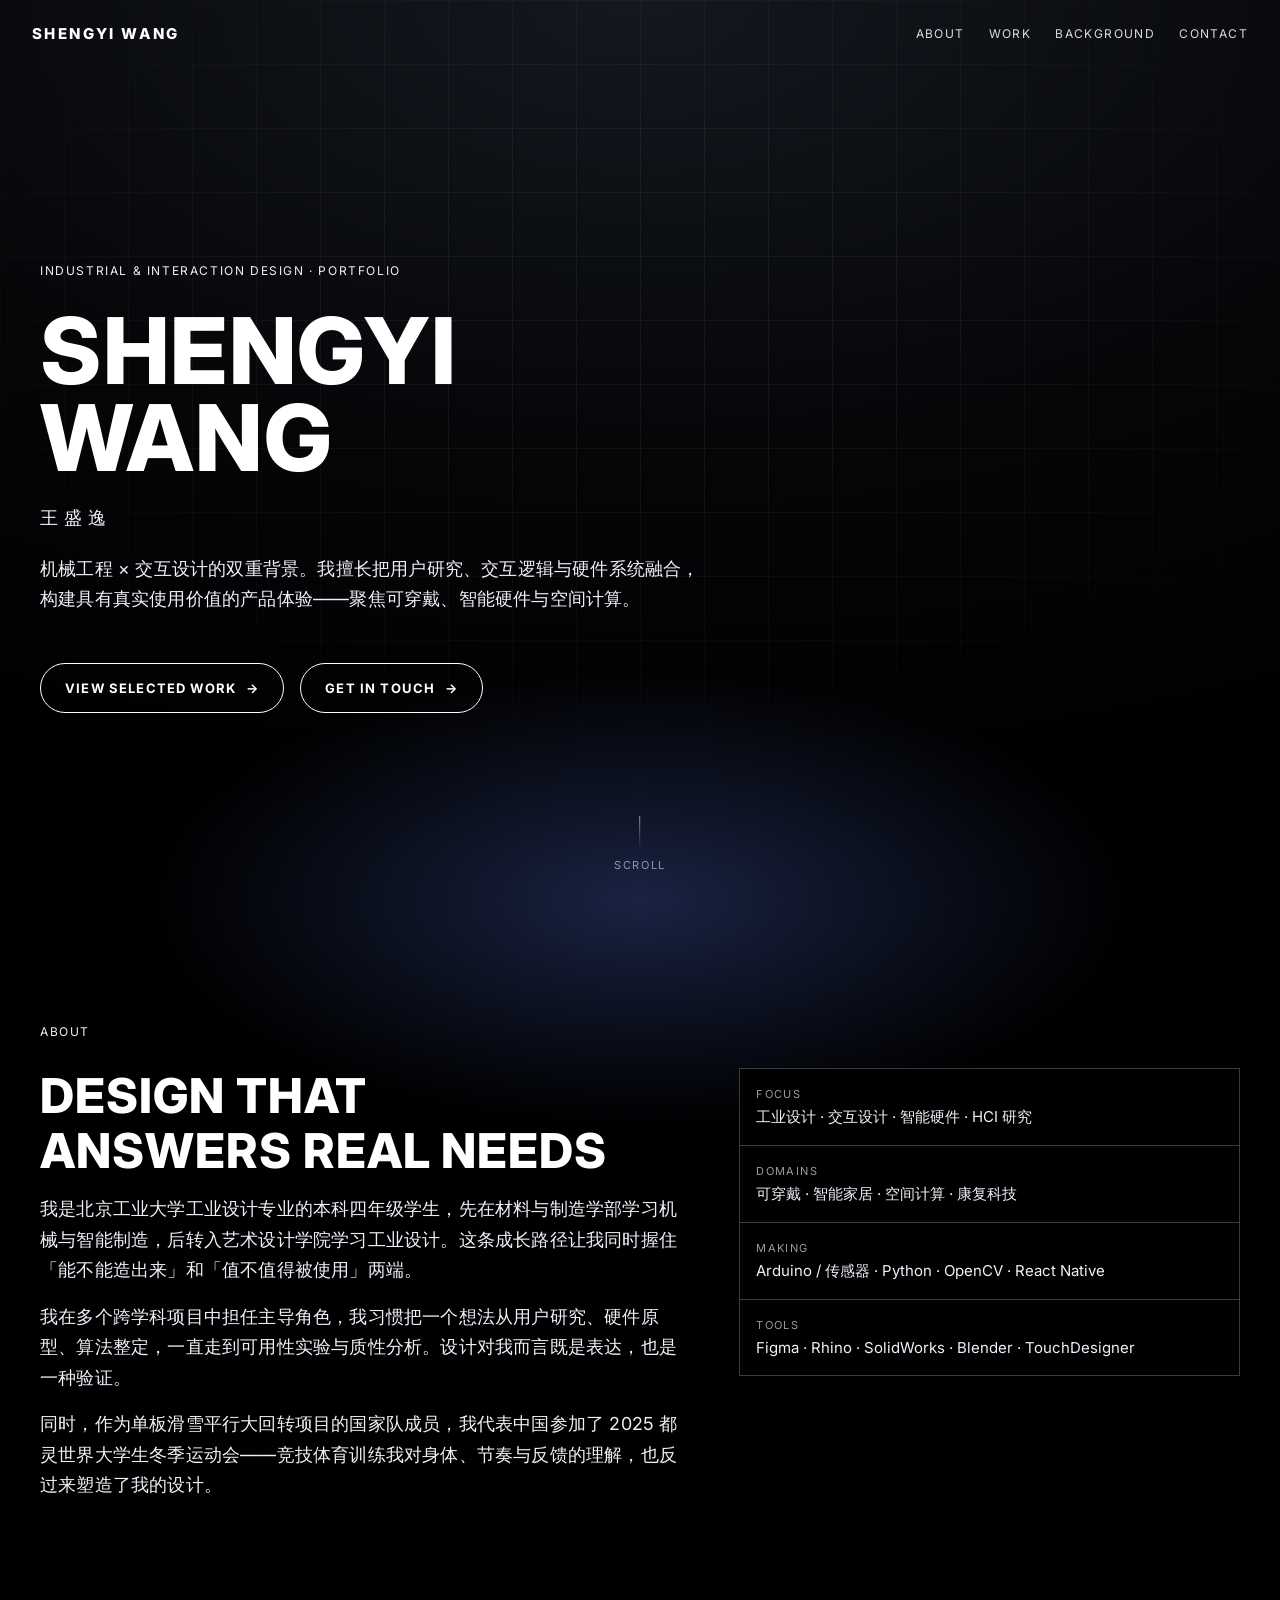
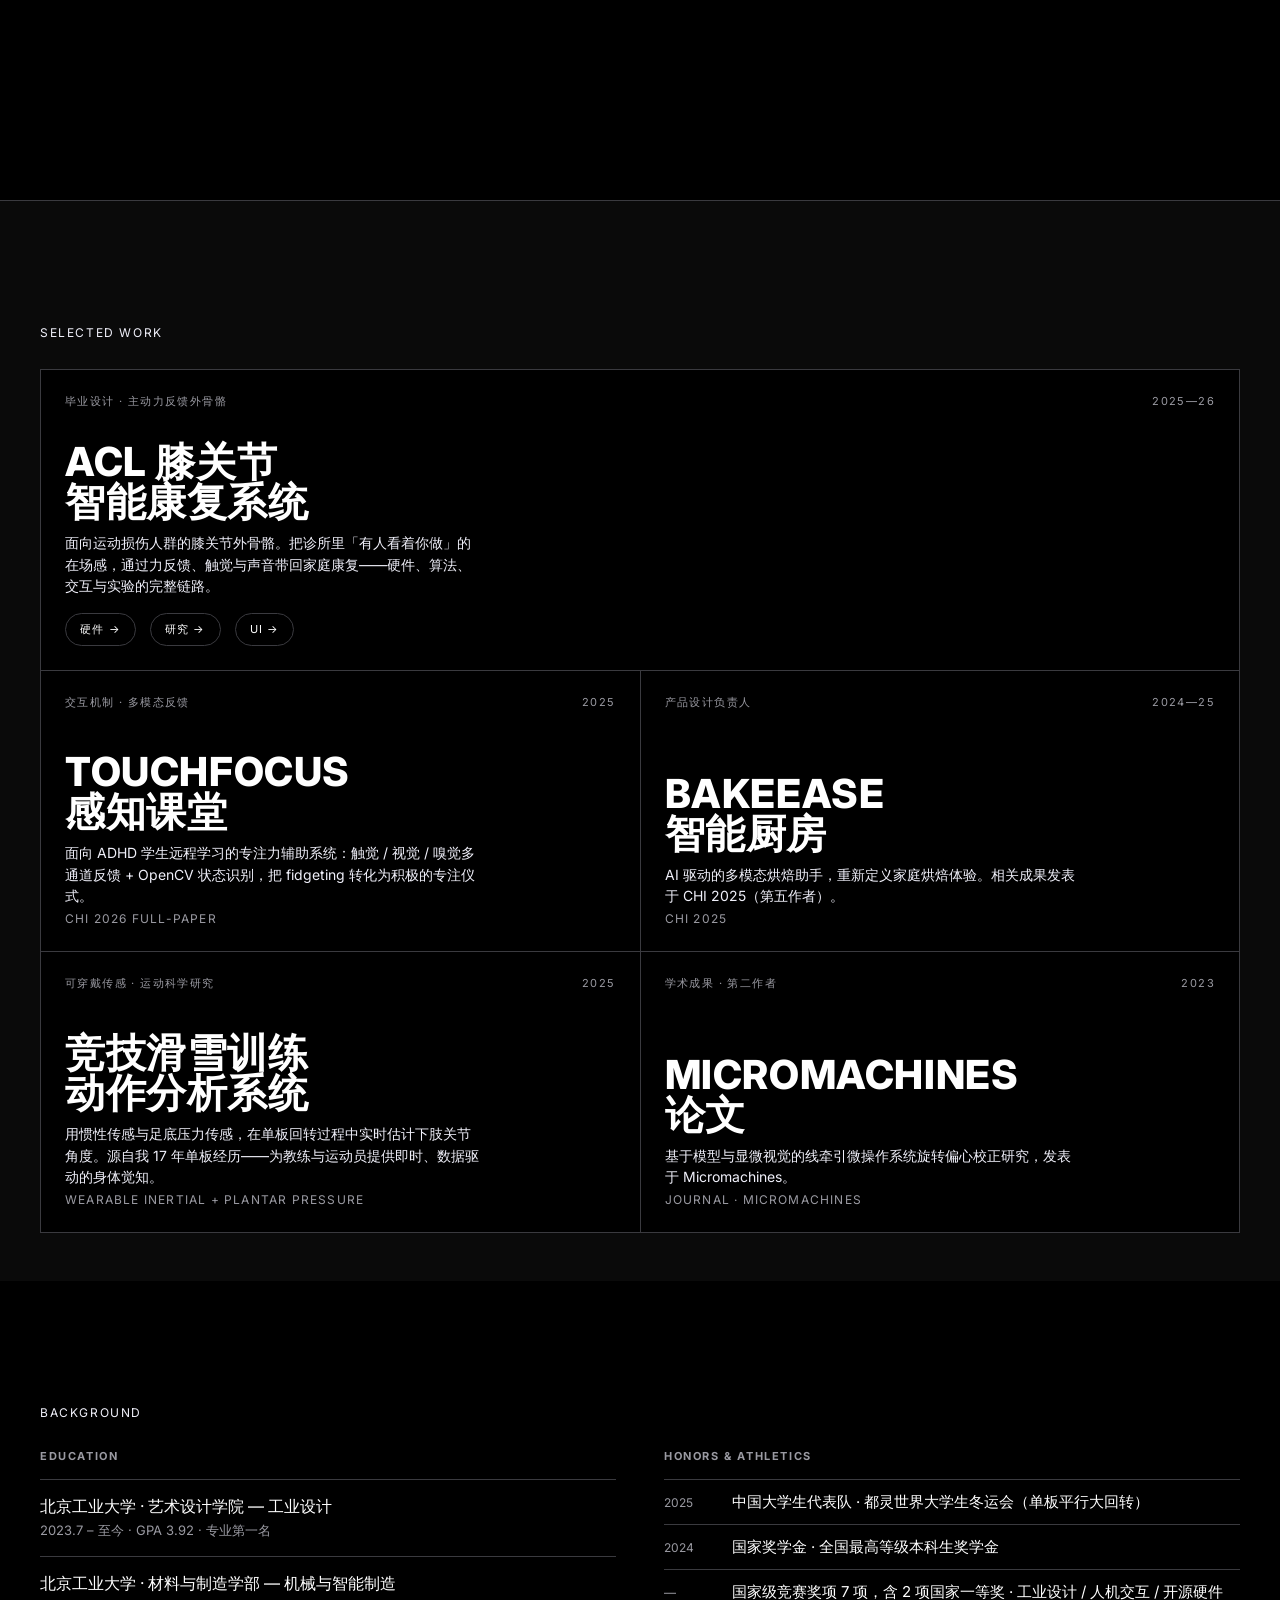
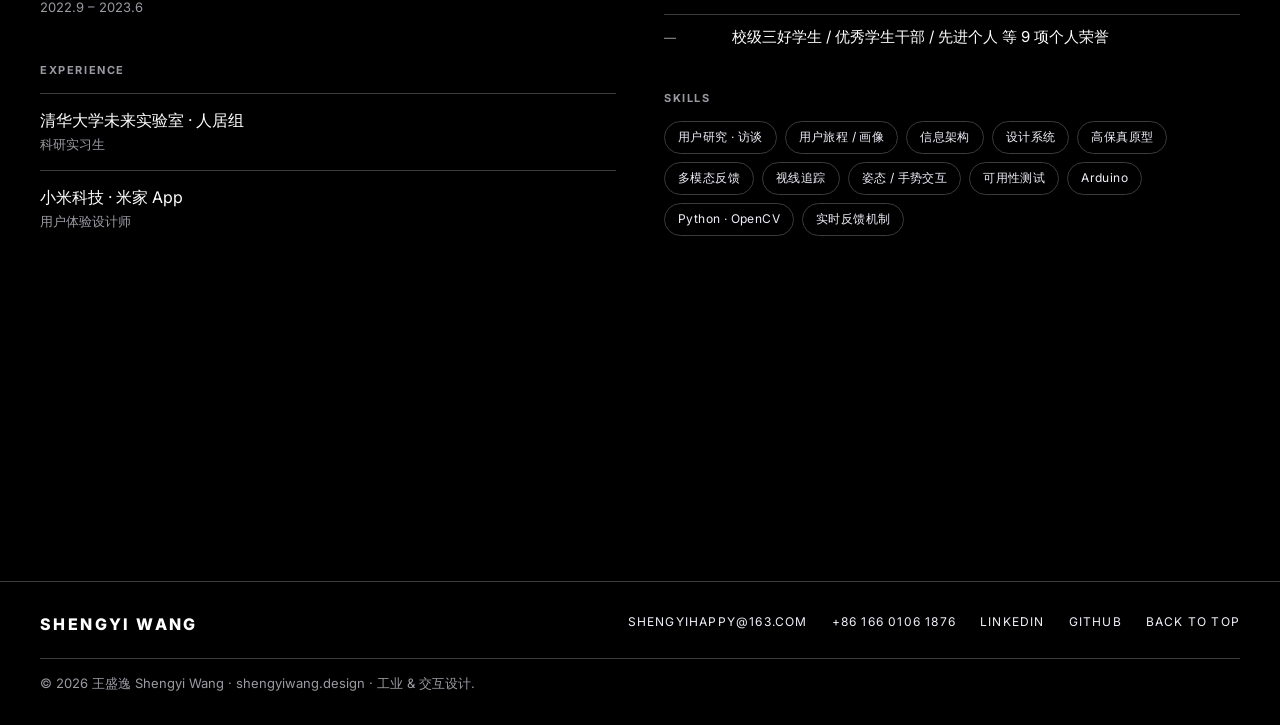
<file: index.html>
<!DOCTYPE html>
<html lang="zh-CN">
<head>
  <meta charset="UTF-8" />
  <meta name="viewport" content="width=device-width, initial-scale=1.0" />
  <title>王盛逸 Shengyi Wang — 工业 &amp; 交互设计</title>
  <meta name="description" content="王盛逸 Shengyi Wang — 北京工业大学工业设计本科生，机械工程与交互设计双重背景。聚焦可穿戴、智能硬件与空间计算，用设计回应真实需求。" />
  <link rel="preconnect" href="https://fonts.googleapis.com" />
  <link rel="preconnect" href="https://fonts.gstatic.com" crossorigin />
  <link href="https://fonts.googleapis.com/css2?family=Inter:wght@400;500;700;800&display=swap" rel="stylesheet" />
  <link rel="stylesheet" href="assets/css/home.css?v=20260604" />
</head>
<body>

  <!-- NAV -->
  <header class="nav" id="nav">
    <a class="nav__brand" href="index.html">SHENGYI&nbsp;WANG</a>
    <nav class="nav__links">
      <a href="#about">About</a>
      <a href="#work">Work</a>
      <a href="#background">Background</a>
      <a href="#contact" class="nav__cta">Contact</a>
    </nav>
  </header>

  <!-- HERO -->
  <section class="band hero" id="top">
    <div class="band__inner hero__stack">
      <p class="eyebrow reveal">Industrial &amp; Interaction Design · Portfolio</p>
      <h1 class="display-xxl hero__name reveal">Shengyi<br />Wang</h1>
      <p class="hero__cn reveal">王盛逸</p>
      <p class="lead reveal">机械工程 × 交互设计的双重背景。我擅长把用户研究、交互逻辑与硬件系统融合，构建具有真实使用价值的产品体验——聚焦可穿戴、智能硬件与空间计算。</p>
      <div class="hero__cta reveal">
        <a class="btn-ghost" href="#work">View selected work <span class="arrow">→</span></a>
        <a class="btn-ghost" href="#contact">Get in touch <span class="arrow">→</span></a>
      </div>
    </div>
    <div class="scroll-cue"><span></span>Scroll</div>
  </section>

  <!-- ABOUT -->
  <section class="band about" id="about">
    <div class="band__inner">
      <p class="eyebrow reveal" style="margin-bottom:24px">About</p>
      <div class="about__grid">
        <div class="about__body">
          <h2 class="display-lg reveal">Design that<br />answers real needs</h2>
          <p class="lead reveal">我是北京工业大学工业设计专业的本科四年级学生，先在材料与制造学部学习机械与智能制造，后转入艺术设计学院学习工业设计。这条成长路径让我同时握住「能不能造出来」和「值不值得被使用」两端。</p>
          <p class="lead reveal">我在多个跨学科项目中担任主导角色，我习惯把一个想法从用户研究、硬件原型、算法整定，一直走到可用性实验与质性分析。设计对我而言既是表达，也是一种验证。</p>
          <p class="lead reveal">同时，作为单板滑雪平行大回转项目的国家队成员，我代表中国参加了 2025 都灵世界大学生冬季运动会——竞技体育训练我对身体、节奏与反馈的理解，也反过来塑造了我的设计。</p>
        </div>
        <ul class="about__list reveal">
          <li><div class="k">Focus</div><div class="v">工业设计 · 交互设计 · 智能硬件 · HCI 研究</div></li>
          <li><div class="k">Domains</div><div class="v">可穿戴 · 智能家居 · 空间计算 · 康复科技</div></li>
          <li><div class="k">Making</div><div class="v">Arduino / 传感器 · Python · OpenCV · React Native</div></li>
          <li><div class="k">Tools</div><div class="v">Figma · Rhino · SolidWorks · Blender · TouchDesigner</div></li>
        </ul>
      </div>
    </div>
  </section>

  <!-- SELECTED WORK -->
  <section class="band work" id="work">
    <div class="band__inner">
      <p class="eyebrow reveal">Selected Work</p>
      <div class="work__grid">

        <article class="work-card work-card--lead work-card--knee reveal">
          <div class="work-card__art"></div>
          <div class="work-card__top">
            <span class="work-card__tag">毕业设计 · 主动力反馈外骨骼</span>
            <span class="work-card__yr">2025—26</span>
          </div>
          <div>
            <h3 class="work-card__title">ACL 膝关节<br />智能康复系统</h3>
            <p class="work-card__sub">面向运动损伤人群的膝关节外骨骼。把诊所里「有人看着你做」的在场感，通过力反馈、触觉与声音带回家庭康复——硬件、算法、交互与实验的完整链路。</p>
            <div class="work-card__links">
              <a href="projects/hardware.html">硬件 →</a>
              <a href="projects/research.html">研究 →</a>
              <a href="projects/ui.html">UI →</a>
            </div>
          </div>
        </article>

        <article class="work-card work-card--focus reveal">
          <div class="work-card__art"></div>
          <div class="work-card__top">
            <span class="work-card__tag">交互机制 · 多模态反馈</span>
            <span class="work-card__yr">2025</span>
          </div>
          <div>
            <h3 class="work-card__title">TouchFocus<br />感知课堂</h3>
            <p class="work-card__sub">面向 ADHD 学生远程学习的专注力辅助系统：触觉 / 视觉 / 嗅觉多通道反馈 + OpenCV 状态识别，把 fidgeting 转化为积极的专注仪式。</p>
            <span class="work-card__go">CHI 2026 Full-Paper</span>
          </div>
        </article>

        <article class="work-card work-card--bake reveal">
          <div class="work-card__art"></div>
          <div class="work-card__top">
            <span class="work-card__tag">产品设计负责人</span>
            <span class="work-card__yr">2024—25</span>
          </div>
          <div>
            <h3 class="work-card__title">BakeEase<br />智能厨房</h3>
            <p class="work-card__sub">AI 驱动的多模态烘焙助手，重新定义家庭烘焙体验。相关成果发表于 CHI 2025（第五作者）。</p>
            <span class="work-card__go">CHI 2025</span>
          </div>
        </article>

        <article class="work-card work-card--ski reveal">
          <div class="work-card__art"></div>
          <div class="work-card__top">
            <span class="work-card__tag">可穿戴传感 · 运动科学研究</span>
            <span class="work-card__yr">2025</span>
          </div>
          <div>
            <h3 class="work-card__title">竞技滑雪训练<br />动作分析系统</h3>
            <p class="work-card__sub">用惯性传感与足底压力传感，在单板回转过程中实时估计下肢关节角度。源自我 17 年单板经历——为教练与运动员提供即时、数据驱动的身体觉知。</p>
            <span class="work-card__go">Wearable Inertial + Plantar Pressure</span>
          </div>
        </article>

        <article class="work-card work-card--knee reveal">
          <div class="work-card__art"></div>
          <div class="work-card__top">
            <span class="work-card__tag">学术成果 · 第二作者</span>
            <span class="work-card__yr">2023</span>
          </div>
          <div>
            <h3 class="work-card__title">Micromachines<br />论文</h3>
            <p class="work-card__sub">基于模型与显微视觉的线牵引微操作系统旋转偏心校正研究，发表于 Micromachines。</p>
            <span class="work-card__go">Journal · Micromachines</span>
          </div>
        </article>

      </div>
    </div>
  </section>

  <!-- BACKGROUND -->
  <section class="band facts" id="background">
    <div class="band__inner">
      <p class="eyebrow reveal" style="margin-bottom:8px">Background</p>
      <div class="facts__grid">
        <div class="facts__col reveal">
          <h3>Education</h3>
          <div class="facts__item"><div class="p">北京工业大学 · 艺术设计学院 — 工业设计</div><div class="s">2023.7 – 至今 · GPA 3.92 · 专业第一名</div></div>
          <div class="facts__item"><div class="p">北京工业大学 · 材料与制造学部 — 机械与智能制造</div><div class="s">2022.9 – 2023.6</div></div>
          <h3 style="margin-top:32px">Experience</h3>
          <div class="facts__item"><div class="p">清华大学未来实验室 · 人居组</div><div class="s">科研实习生</div></div>
          <div class="facts__item"><div class="p">小米科技 · 米家 App</div><div class="s">用户体验设计师</div></div>
        </div>
        <div class="facts__col reveal">
          <h3>Honors &amp; Athletics</h3>
          <div class="honor-row"><span class="y">2025</span><span class="t">中国大学生代表队 · 都灵世界大学生冬运会（单板平行大回转）</span></div>
          <div class="honor-row"><span class="y">2024</span><span class="t">国家奖学金 · 全国最高等级本科生奖学金</span></div>
          <div class="honor-row"><span class="y">—</span><span class="t">国家级竞赛奖项 7 项，含 2 项国家一等奖 · 工业设计 / 人机交互 / 开源硬件</span></div>
          <div class="honor-row"><span class="y">—</span><span class="t">校级三好学生 / 优秀学生干部 / 先进个人 等 9 项个人荣誉</span></div>
          <h3 style="margin-top:32px">Skills</h3>
          <div class="tags">
            <span class="tag">用户研究 · 访谈</span><span class="tag">用户旅程 / 画像</span><span class="tag">信息架构</span>
            <span class="tag">设计系统</span><span class="tag">高保真原型</span><span class="tag">多模态反馈</span>
            <span class="tag">视线追踪</span><span class="tag">姿态 / 手势交互</span><span class="tag">可用性测试</span>
            <span class="tag">Arduino</span><span class="tag">Python · OpenCV</span><span class="tag">实时反馈机制</span>
          </div>
        </div>
      </div>
    </div>
  </section>

  <!-- FOOTER / CONTACT -->
  <footer class="footer" id="contact">
    <div class="footer__inner">
      <div class="footer__cols">
        <div class="footer__brand">SHENGYI&nbsp;WANG</div>
        <nav class="footer__links">
          <a href="mailto:shengyihappy@163.com">shengyihappy@163.com</a>
          <a href="tel:+8616601061876">+86 166 0106 1876</a>
          <a href="https://www.linkedin.com/in/shengyiwang" target="_blank" rel="noopener">LinkedIn</a>
          <a href="https://github.com/Wang60-D" target="_blank" rel="noopener">GitHub</a>
          <a href="#top">Back to top</a>
        </nav>
      </div>
      <div class="footer__legal">© 2026 王盛逸 Shengyi Wang · shengyiwang.design · 工业 &amp; 交互设计.</div>
    </div>
  </footer>

  <script>
    const nav = document.getElementById('nav');
    const onScroll = () => nav.classList.toggle('scrolled', window.scrollY > 40);
    onScroll();
    window.addEventListener('scroll', onScroll, { passive: true });

    const io = new IntersectionObserver((entries) => {
      entries.forEach((e) => { if (e.isIntersecting) { e.target.classList.add('in'); io.unobserve(e.target); } });
    }, { threshold: 0.14 });
    document.querySelectorAll('.reveal').forEach((el, i) => {
      el.style.transitionDelay = (i % 5 * 60) + 'ms';
      io.observe(el);
    });
  </script>
</body>
</html>
</file>
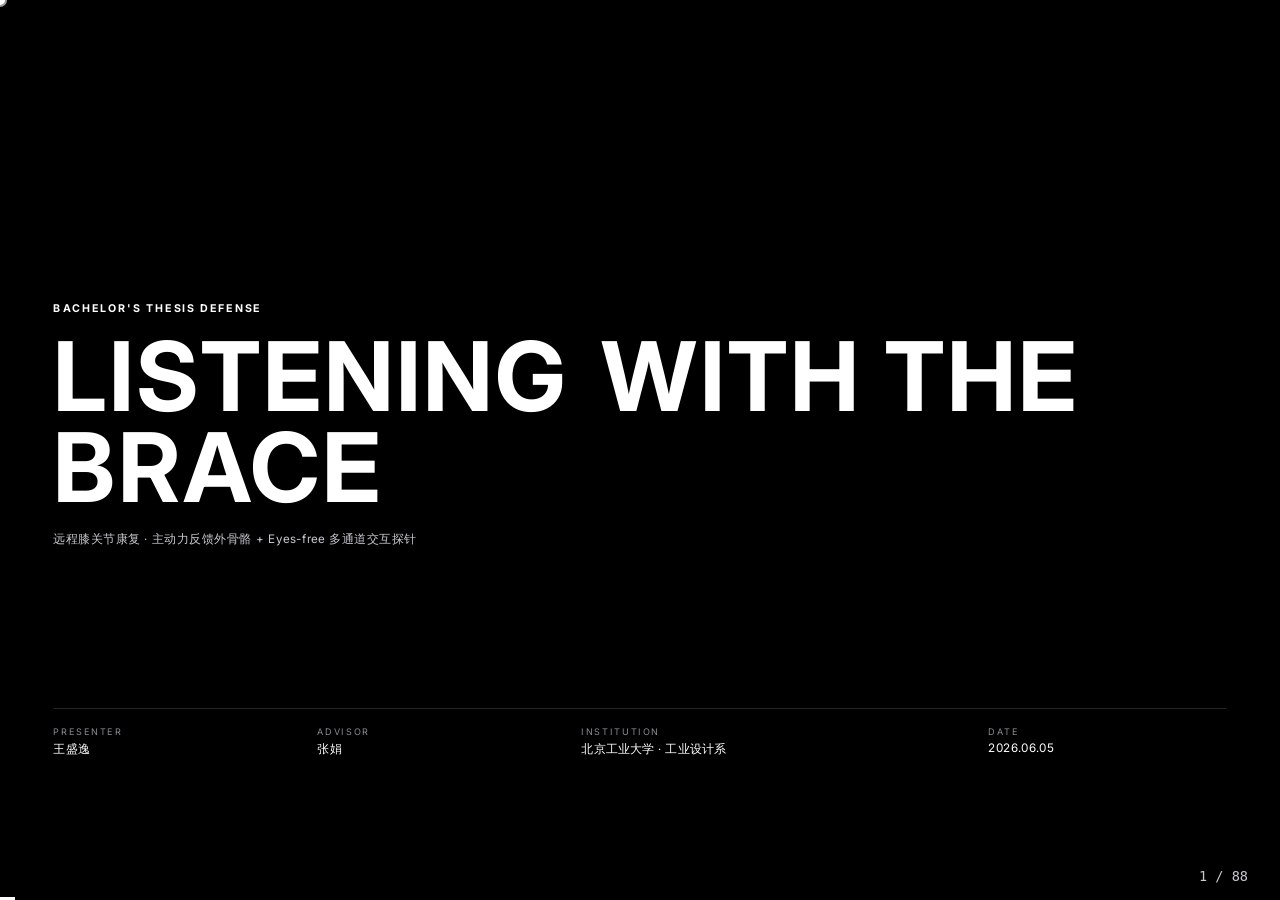
<file: defense/index.html>
<!DOCTYPE html>
<html lang="zh">
<head>
  <meta charset="UTF-8">
  <meta name="viewport" content="width=device-width, initial-scale=1.0">
  <style>
/* ================================================================
   "Listening with the Brace" — Defense Deck
   Visual language: SpaceX (DESIGN.md) on Magic Slide runtime
   Primary tone: dark (pure black canvas), monochrome ink
================================================================ */

@import url('https://fonts.googleapis.com/css2?family=Inter:wght@400;500;600;700&display=swap');

:root {
  /* Magic Slide engine variables */
  --ms-dur: 700;
  --ms-ease: cubic-bezier(0.16, 1, 0.3, 1);

  /* Palette — SpaceX austere monochrome */
  --bg:           #000000;
  --bg-soft:      #0a0a0a;
  --bg-card:      #0e0e10;
  --text:         #ffffff;
  --subtext:      #c8c8d0;
  --mute:         #8a8a92;
  --hairline:     #2a2a30;
  --hairline-mid: #3a3a3f;
  --on-mute:      #f0f0fa;
  --accent:       #ffffff;          /* SpaceX has no chromatic accent — ink itself is the accent */
  --signal:       #c2410c;          /* used sparingly, only for "warning / hard-stop" signals */

  /* Typography stacks — D-DIN substitutes with Arial Narrow (per DESIGN.md fallback chain) */
  --font-display: "D-DIN-Bold", "Arial Narrow", "Inter", "Helvetica Neue", Arial, sans-serif;
  --font-body:    "D-DIN", "Inter", "Helvetica Neue", Arial, sans-serif;
  --font-mono:    "JetBrains Mono", "SF Mono", ui-monospace, Menlo, monospace;

  /* Scale token for hero moments */
  --font-scale: clamp(0.9, 1vw, 1.15);
}

/* 固定 design canvas：1920×1080 (16:9)。所有 rem 基于 1rem = 16px。
   viewport 不再影响布局，统一通过 transform: scale(var(--slide-scale)) 缩到屏幕。 */
html {
  font-size: 16px;
  background: var(--bg);
}

body {
  margin: 0;
  padding: 0;
  font-family: var(--font-body);
  color: var(--text);
  background: var(--bg);
  -webkit-font-smoothing: antialiased;
  text-rendering: optimizeLegibility;
  overflow: hidden;
}

/* ================================================================
   Slide canvas — every slide owns its full-bleed background
================================================================ */

.slide {
  background: var(--bg);
  color: var(--text);
  position: relative;
  overflow: hidden;
}

.slide[data-bg="light"],
.slide[data-bg="white"] {
  background: #ffffff;
  color: #000000;
}

/* 固定 1920×1080 design canvas，居中并按 viewport 等比缩放
   selectors 必须比 runtime 注入的 `.slide>.slide-content.ms-fit-scale` 更高 specificity */
section.slide > .slide-content,
section.slide > .slide-content.ms-fit-scale,
section.slide > .slide-content.ms-fit-top,
section.slide > [data-ms-content-root="true"],
section.slide > [data-ms-content-root="true"].ms-fit-scale {
  width: 1920px !important;
  height: 1080px !important;
  max-width: none !important;
  min-height: 0 !important;
  padding: 80px !important;
  box-sizing: border-box;
  display: flex !important;
  flex-direction: column !important;
  justify-content: center !important;
  align-items: stretch !important;
  margin: 0 !important;
  position: absolute !important;
  top: 50% !important;
  left: 50% !important;
  transform: translate(-50%, -50%) scale(var(--slide-scale, 1)) !important;
  transform-origin: center center !important;
  z-index: 1;
  overflow: hidden;
  gap: 0;
}

/* 全局硬规则：标题永不被字数/px 约束（用户明确要求）*/
.slide-content h1,
.slide-content h2,
.slide-content h3,
.slide-content .cover-title {
  max-width: 100% !important;
}

/* 中文标题在标点处优先换行（非词内强切）*/
.slide-content h1,
.slide-content h2,
.slide-content h3 {
  word-break: keep-all;
  overflow-wrap: anywhere;
  text-wrap: balance;
}

.slide-center .slide-content {
  align-items: center !important;
  text-align: center;
}

.slide-top .slide-content,
.slide-dense .slide-content { justify-content: flex-start !important; }

/* figure-glow 在固定 canvas 内：图片最大不超过 600px 高（占 canvas 55%） */
.slide-content .figure-glow > img {
  max-height: 600px;
  width: 100%;
  object-fit: contain;
}

/* ================================================================
   Typography — D-DIN-like display + tracked uppercase caps
================================================================ */

h1, h2, h3, h4 {
  font-family: var(--font-display);
  font-weight: 700;
  line-height: 1.05;
  letter-spacing: 0.01em;
  margin: 0;
  color: var(--text);
}

h1 { font-size: 7.5rem; letter-spacing: 0.02em; }
h2 { font-size: 4.2rem; }
h3 { font-size: 2.4rem; }

p {
  margin: 0;
  font-size: 1.4rem;
  line-height: 1.6;
  color: var(--subtext);
  max-width: 90ch;
}

p.lead {
  font-size: 1.75rem;
  line-height: 1.5;
  color: var(--on-mute);
  max-width: 72ch;
}

/* Eyebrow / micro-cap — SpaceX's signature tracked uppercase */
.eyebrow {
  display: inline-block;
  font-family: var(--font-body);
  font-size: 1rem;
  font-weight: 700;
  letter-spacing: 0.18em;
  text-transform: uppercase;
  color: var(--mute);
  line-height: 1;
}

.eyebrow--ink { color: var(--text); }

.caption {
  font-family: var(--font-body);
  font-size: 1.05rem;
  color: var(--mute);
  letter-spacing: 0.02em;
  line-height: 1.5;
  margin: 0;
}

.mono {
  font-family: var(--font-mono);
  letter-spacing: 0;
}

/* Numeric hero token — "50 Hz / 4 Mbps / R²=0.97" style */
.hero-num {
  font-family: var(--font-display);
  font-weight: 700;
  font-size: clamp(3.6rem, 13cqw, 11rem);
  line-height: 0.85;
  letter-spacing: 0.02em;
  display: inline-block;
}

/* ================================================================
   SpaceX components — ghost pill button, hairline, page rules
================================================================ */

.btn-ghost {
  display: inline-flex;
  align-items: center;
  justify-content: center;
  padding: 16px 28px;
  border: 1px solid var(--text);
  border-radius: 9999px;
  background: transparent;
  color: var(--text);
  font-family: var(--font-body);
  font-size: 0.81rem;
  font-weight: 700;
  letter-spacing: 0.09em;
  text-transform: uppercase;
  text-decoration: none;
}

.hairline {
  border: 0;
  height: 1px;
  background: var(--hairline);
  margin: 0;
}

/* Section header layout — used for chapter intro slides */
.chapter-stage {
  display: grid;
  grid-template-rows: auto auto auto;
  gap: clamp(1.2rem, 2vw, 2rem);
  align-content: center;
  justify-items: start;
  width: 100%;
  max-width: 1200px;
}

.chapter-num {
  font-family: var(--font-display);
  font-size: clamp(1rem, 1.2vw, 1.3rem);
  font-weight: 700;
  letter-spacing: 0.32em;
  color: var(--mute);
  text-transform: uppercase;
}

.chapter-title {
  font-size: clamp(5rem, 11vw, 13rem);
  letter-spacing: 0.02em;
  line-height: 0.95;
}

/* Cards — strictly hairline-defined, no fills */
.card {
  background: transparent;
  border: 1px solid var(--hairline);
  padding: clamp(1.5rem, 2vw, 2rem);
  border-radius: 4px;
  container-type: inline-size;
  min-width: 0;
}

.card-title {
  font-family: var(--font-display);
  font-size: clamp(1.2rem, 1.55vw, 1.75rem);
  font-weight: 700;
  letter-spacing: 0.04em;
  margin: 0 0 0.6rem 0;
  line-height: 1.2;
}

.card-body {
  font-size: clamp(1rem, 1.15vw, 1.25rem);
  line-height: 1.55;
  color: var(--subtext);
  margin: 0;
  max-inline-size: 100%;
}

/* ================================================================
   Stages / composition wrappers
================================================================ */

.stage {
  width: 100%;
  display: grid;
  gap: clamp(1.5rem, 3vw, 3rem);
  align-content: center;
}

.stage--compact { max-width: 78rem; margin: 0 auto; }
.stage--text    { max-width: 56rem; margin: 0 auto; }

.split-2 {
  display: grid;
  grid-template-columns: minmax(0, 1fr) minmax(0, 1fr);
  gap: clamp(2rem, 4vw, 4rem);
  align-items: center;
}

.grid-2 { display:grid; grid-template-columns: repeat(2, minmax(0,1fr)); gap: clamp(1.2rem,2vw,2rem); }
.grid-3 { display:grid; grid-template-columns: repeat(3, minmax(0,1fr)); gap: clamp(1.2rem,2vw,2rem); }
.grid-4 { display:grid; grid-template-columns: repeat(2, minmax(0,1fr)); gap: clamp(1rem,1.5vw,1.5rem); }
@media (min-width: 900px) { .grid-4 { grid-template-columns: repeat(4, minmax(0,1fr)); } }

/* Source / footnote anchor — bottom rail, doesn't push content up */
.source {
  position: absolute;
  left: 80px;
  right: 80px;
  bottom: 36px;
  color: var(--mute);
  font-size: 1rem;
  letter-spacing: 0.04em;
  z-index: 2;
  pointer-events: none;
}

/* ================================================================
   Color band — used for Ch.2 接力锚点 (HARD / SOFT / FREE)
================================================================ */

.band {
  display: grid;
  grid-template-columns: repeat(3, minmax(0,1fr));
  width: 100%;
  height: 100%;
}

.band > div {
  display: flex;
  align-items: center;
  justify-content: center;
  font-family: var(--font-display);
  font-weight: 700;
  letter-spacing: 0.16em;
  text-transform: uppercase;
  font-size: clamp(1.4rem, 2.2vw, 2.4rem);
}

.band .band-hard { background: #000;       color: #fff; }
.band .band-soft { background: #4a4a52;    color: #fff; }
.band .band-free { background: #f0f0fa;    color: #000; }

/* ================================================================
   Reactive entrance animations — required by Magic Slide runtime
================================================================ */

@keyframes ms-rise {
  from { opacity: 0; transform: translateY(2rem); }
  to   { opacity: 1; transform: translateY(0); }
}
@keyframes ms-scale-in {
  from { opacity: 0; transform: scale(0.92); }
  to   { opacity: 1; transform: scale(1); }
}
@keyframes ms-slide-up {
  from { opacity: 0; transform: translateY(3rem); }
  to   { opacity: 1; transform: translateY(0); }
}
@keyframes ms-fade {
  from { opacity: 0; }
  to   { opacity: 1; }
}

/* ================================================================
   Magic Move helpers — nowrap label / phrase anchors
================================================================ */

.magic-nowrap-phrase {
  display: inline-block;
  white-space: nowrap;
}

[data-magic-id] {
  /* every magic anchor should compute to inline-block per skill contract */
}

/* ================================================================
   Subtle SpaceX texture — pure black plus a quiet vignette
================================================================ */

.slide[data-bg="dark"]::after {
  content: "";
  position: absolute;
  inset: 0;
  background: radial-gradient(120% 80% at 50% 50%, transparent 55%, rgba(0,0,0,0.55) 100%);
  pointer-events: none;
  z-index: 0;
}

/* Override for ANNCT-style poster slides — keep field pure */
.slide.is-poster::after { display: none; }

/* ================================================================
   Cover-specific composition (slide-01)
================================================================ */

.cover {
  display: grid;
  grid-template-rows: 1fr auto;
  width: 100%;
  height: 100%;
  align-items: stretch;
}

.cover-title-block {
  display: flex;
  flex-direction: column;
  justify-content: center;
  gap: clamp(1.2rem, 2vw, 2rem);
}

.cover-title {
  font-family: var(--font-display);
  font-size: 9rem;
  line-height: 0.95;
  letter-spacing: 0.025em;
  text-transform: uppercase;
  margin: 0;
  display: flex;
  flex-wrap: wrap;
  column-gap: 0.35em;
  row-gap: 0;
}

.cover-sub {
  font-family: var(--font-body);
  font-size: clamp(1.1rem, 1.35vw, 1.5rem);
  letter-spacing: 0.04em;
  color: var(--subtext);
  max-width: 48ch;
  line-height: 1.55;
}

.cover-meta {
  display: grid;
  grid-template-columns: 1fr 1fr 1.6fr 1fr;
  gap: clamp(1.5rem, 3vw, 3rem);
  padding-top: clamp(1.5rem, 2vw, 2rem);
  border-top: 1px solid var(--hairline-mid);
}

.cover-meta .value { white-space: nowrap; overflow: hidden; text-overflow: ellipsis; }

.cover-meta .label {
  display: block;
  font-size: clamp(0.85rem, 1vw, 1.05rem);
  letter-spacing: 0.2em;
  color: var(--mute);
  text-transform: uppercase;
  margin-bottom: 0.4rem;
}

.cover-meta .value {
  display: block;
  font-family: var(--font-display);
  font-size: clamp(1.1rem, 1.25vw, 1.45rem);
  color: var(--text);
  letter-spacing: 0.02em;
}

/* ================================================================
   Eight-mode spectrum table (Ch.2)
================================================================ */

.spectrum {
  display: grid;
  grid-template-columns: repeat(4, minmax(0,1fr));
  gap: 1px;
  background: var(--hairline);
  border: 1px solid var(--hairline);
}

.spectrum > div {
  background: var(--bg);
  padding: clamp(1.2rem, 1.8vw, 1.8rem);
  min-height: 8rem;
  display: flex;
  flex-direction: column;
  justify-content: space-between;
}

.spectrum-label {
  font-family: var(--font-display);
  font-weight: 700;
  font-size: clamp(1.15rem, 1.45vw, 1.65rem);
  letter-spacing: 0.04em;
  text-transform: uppercase;
}

.spectrum-num {
  font-family: var(--font-display);
  font-size: clamp(0.85rem, 1vw, 1.05rem);
  letter-spacing: 0.2em;
  color: var(--mute);
}

/* ================================================================
   Presence ring (Ch.3)
================================================================ */

.ring-stage {
  display: flex;
  align-items: center;
  justify-content: center;
  width: 100%;
  height: 100%;
}

.ring-stage svg { max-width: min(90%, 720px); max-height: 70vh; }

/* ================================================================
   List patterns — disciplined
================================================================ */

ul.bare, ol.bare { list-style: none; padding: 0; margin: 0; }
ul.bare li, ol.bare li { padding: 0; }

ul.contributions {
  list-style: none;
  padding: 0;
  margin: 0;
  display: grid;
  gap: clamp(1rem, 1.5vw, 1.5rem);
  width: 100%;
}

ul.contributions li {
  display: grid;
  grid-template-columns: 5ch minmax(0, 1fr);
  gap: clamp(1.2rem, 2vw, 2rem);
  align-items: start;
  padding-top: clamp(1.2rem, 1.8vw, 1.8rem);
  border-top: 1px solid var(--hairline);
  width: 100%;
}

/* 序号字号与 h3 标题严格匹配，align: start 让顶部基线对齐 */
ul.contributions .idx {
  font-family: var(--font-display);
  font-size: clamp(1.3rem, 1.8vw, 1.8rem);
  font-weight: 700;
  color: var(--mute);
  letter-spacing: 0.04em;
  line-height: 1.2;
  padding-top: 0.05em;
}

ul.contributions .body,
ul.contributions li > div {
  font-size: clamp(1.2rem, 1.45vw, 1.6rem);
  line-height: 1.5;
  color: var(--text);
  width: 100%;
  min-width: 0;
}

ul.contributions .body p,
ul.contributions li > div p {
  max-width: 100%;
  color: var(--subtext);
}

/* ================================================================
   Quote
================================================================ */

blockquote {
  margin: 0;
  font-family: var(--font-display);
  font-size: clamp(2rem, 3.2vw, 3.4rem);
  line-height: 1.25;
  letter-spacing: 0.01em;
  max-width: 28ch;
  color: var(--text);
}

blockquote cite {
  display: block;
  margin-top: 1.2rem;
  font-style: normal;
  font-size: clamp(0.92rem, 1.05vw, 1.15rem);
  letter-spacing: 0.16em;
  text-transform: uppercase;
  color: var(--mute);
}

/* ================================================================
   Figure containers — 浅色项目图在黑底上的白色光晕过渡
================================================================ */

.figure {
  display: block;
  margin: 0;
  position: relative;
}

.figure-glow {
  display: flex;
  align-items: center;
  justify-content: center;
  padding: clamp(1.5rem, 2.5vw, 2.5rem);
  border-radius: 6px;
  background:
    radial-gradient(
      ellipse at center,
      rgba(255, 255, 255, 0.16) 0%,
      rgba(255, 255, 255, 0.08) 35%,
      rgba(255, 255, 255, 0.02) 70%,
      transparent 100%
    );
  position: relative;
  isolation: isolate;
}

.figure-glow > img {
  display: block;
  max-width: 100%;
  height: auto;
  border-radius: 4px;
  background: #ffffff;
  padding: clamp(0.8rem, 1.4vw, 1.4rem);
  box-shadow:
    0 0 80px 24px rgba(255, 255, 255, 0.18),
    0 0 160px 48px rgba(255, 255, 255, 0.08),
    0 0 0 1px rgba(255, 255, 255, 0.12);
  filter: contrast(1.02) saturate(0.95);
}

.figure-glow.is-tight > img {
  padding: 0;
  background: transparent;
  box-shadow: none;
}

.figure-glow figcaption,
.figure figcaption {
  display: block;
  margin-top: clamp(0.8rem, 1.2vw, 1.2rem);
  font-family: var(--font-body);
  font-size: clamp(0.78rem, 0.9vw, 0.98rem);
  letter-spacing: 0.04em;
  color: var(--mute);
  text-align: center;
  line-height: 1.4;
}

/* Stage that frames a figure + concise text */
.figure-stage {
  display: grid;
  grid-template-columns: minmax(0, 1.4fr) minmax(0, 1fr);
  gap: clamp(2rem, 3.5vw, 3.5rem);
  align-items: center;
  width: 100%;
}

.figure-stage--full {
  grid-template-columns: minmax(0, 1fr);
}

.figure-stage .figure-glow img {
  max-height: 68vh;
  width: auto;
  margin: 0 auto;
}

/* ================================================================
   Page mark — minimal top-right slide id (per chrome contract: inside slide-content only)
================================================================ */

.page-mark {
  position: absolute;
  top: 48px;
  right: 80px;
  font-family: var(--font-body);
  font-size: 1rem;
  letter-spacing: 0.22em;
  color: var(--mute);
  text-transform: uppercase;
  z-index: 2;
}

  
/* === injected by inject-runtime.py === */
/* Reset & Base — fallback values ensure text is always visible even if generated
   uses non-standard CSS variable names (e.g. --text-primary instead of --text) */
*,*::before,*::after{margin:0;padding:0;box-sizing:border-box}
body{background-color:var(--bg, var(--field, #0a0c16));color:var(--text, var(--ink, var(--fg, var(--foreground, #e8eaf0))));font-family:var(--font-body, system-ui, -apple-system, sans-serif);overflow:hidden;user-select:none;-webkit-user-select:none;-moz-user-select:none;-ms-user-select:none}
#deck{position:relative;width:100vw;height:100vh;overflow:hidden}

/* Slide visibility & positioning (FLIP engine requirement) */
.slide{position:absolute;top:0;left:0;width:100%;height:100%;display:flex;flex-direction:column;justify-content:center;align-items:stretch;padding:0;opacity:0;pointer-events:none;visibility:hidden}
.slide>.slide-content,.slide>[data-ms-content-root="true"]{max-width:min(1680px,100vw)!important;margin-inline:auto!important;min-height:100vh;box-sizing:border-box}
.slide>.slide-content.ms-auto-width,.slide>[data-ms-content-root="true"].ms-auto-width{width:var(--ms-auto-width)!important}
.slide>.slide-content.ms-fit-top,.slide>[data-ms-content-root="true"].ms-fit-top{justify-content:flex-start!important;padding-top:clamp(1.5rem,3vh,3rem)!important;padding-bottom:clamp(1.5rem,3vh,3rem)!important}
.slide>.slide-content.ms-fit-scale,.slide>[data-ms-content-root="true"].ms-fit-scale{transform:scale(var(--ms-fit-scale,1));transform-origin:top center;will-change:transform}
.slide>.slide-content.ms-hero-balance,.slide>[data-ms-content-root="true"].ms-hero-balance{justify-content:center!important;align-items:center!important;text-align:center!important}
.slide>.slide-content.ms-sparse-balance,.slide>[data-ms-content-root="true"].ms-sparse-balance{justify-content:center!important}
.slide.active{opacity:1;pointer-events:auto;visibility:visible}
.slide-center{justify-content:center}
svg path:not([fill])[class*="route"],svg path:not([fill])[class*="connector"],svg path:not([fill])[class*="edge"],svg path:not([fill])[class*="flow"],svg path:not([fill])[class*="arc"],svg path:not([fill])[class*="curve"],svg path:not([fill])[class*="rail"],svg path:not([fill])[class*="trace"],svg path:not([fill])[class*="arrow"],svg path:not([fill])[class*="link"],svg line:not([fill]),svg polyline:not([fill]){fill:none}
svg path[fill="none"],svg line,svg polyline{vector-effect:non-scaling-stroke}
.ms-nowrap,.ms-cjk-token{display:inline-block;white-space:nowrap}
h1[data-magic-id],h2[data-magic-id],h3[data-magic-id],h4[data-magic-id],h5[data-magic-id],h6[data-magic-id],p[data-magic-id],blockquote[data-magic-id],h1 [data-magic-id],h2 [data-magic-id],h3 [data-magic-id],h4 [data-magic-id],h5 [data-magic-id],h6 [data-magic-id],p [data-magic-id],blockquote [data-magic-id]{display:inline-block;vertical-align:baseline}
.deck-mark[data-magic-id],.kicker[data-magic-id],.section-tag[data-magic-id],.chip[data-magic-id],.tag[data-magic-id],.badge[data-magic-id],.pill[data-magic-id],.label[data-magic-id],.eyebrow[data-magic-id],.mini-label[data-magic-id],.small-label[data-magic-id],.mini[data-magic-id],.endpoint[data-magic-id],[data-magic-id][data-magic-label="true"]{white-space:nowrap!important;inline-size:max-content;max-inline-size:none;flex-shrink:0}
h1 .magic-phrase[data-magic-id]:not(.magic-nowrap-phrase):not([data-magic-line="nowrap"]),h2 .magic-phrase[data-magic-id]:not(.magic-nowrap-phrase):not([data-magic-line="nowrap"]),h3 .magic-phrase[data-magic-id]:not(.magic-nowrap-phrase):not([data-magic-line="nowrap"]),h4 .magic-phrase[data-magic-id]:not(.magic-nowrap-phrase):not([data-magic-line="nowrap"]),.card h3 .magic-phrase[data-magic-id]:not(.magic-nowrap-phrase):not([data-magic-line="nowrap"]),.hero-card h3 .magic-phrase[data-magic-id]:not(.magic-nowrap-phrase):not([data-magic-line="nowrap"]),.callout h3 .magic-phrase[data-magic-id]:not(.magic-nowrap-phrase):not([data-magic-line="nowrap"]){white-space:normal!important;inline-size:auto!important;width:auto!important;max-inline-size:100%!important;flex-shrink:1!important;overflow-wrap:break-word;word-break:normal;text-wrap:balance}
.magic-nowrap-phrase[data-magic-id],[data-magic-id][data-magic-line="nowrap"]{display:inline-block!important;white-space:nowrap!important;inline-size:max-content!important;width:max-content!important;max-inline-size:none!important;flex-shrink:0!important;overflow-wrap:normal!important;word-break:normal!important;text-wrap:nowrap!important}
.ms-cjk-balance{text-wrap:balance}
.card,.stat-item,.compare-panel,.metric-poster,.time-card,.timeline-card,.phase-card,.step-card,.lane-card{min-width:0;overflow:visible;container-type:inline-size}
.card-title{max-inline-size:100%;font-size:clamp(1.45rem,2.2vw,2.45rem);font-size:clamp(1.45rem,18cqw,2.45rem);line-height:1.02;overflow-wrap:break-word;word-break:normal;text-wrap:balance}
.card-subtitle{max-inline-size:100%;font-size:clamp(.92rem,1.15vw,1.2rem);font-size:clamp(.92rem,9cqw,1.2rem);line-height:1.15;overflow-wrap:break-word;word-break:normal}
.card-body,.card-desc{max-inline-size:100%;font-size:clamp(.95rem,1.25vw,1.25rem);font-size:clamp(.95rem,9cqw,1.25rem);line-height:1.42;overflow-wrap:break-word;word-break:normal}
.time-card .year,.timeline-card .year,.phase-card .phase-title,.step-card .step-title,.lane-card .lane-title{max-inline-size:100%;font-size:clamp(1.6rem,20cqw,3.25rem);line-height:.94;overflow-wrap:break-word;word-break:normal;text-wrap:balance}
.card .stat-value,.stat-item .stat-value,.compare-panel .stat-value,.metric-poster .stat-value{max-width:100%;font-size:clamp(2.4rem,4.6vw,5.2rem);font-size:clamp(2.4rem,30cqw,5.2rem);line-height:.9;letter-spacing:-.04em;overflow-wrap:normal;word-break:keep-all;white-space:nowrap}
.stat-value+.stat-label{display:block;margin-top:.75rem}
.stat-item .stat-label,.card .stat-label,.compare-panel .stat-label,.metric-poster .stat-label{max-inline-size:100%;font-size:clamp(.82rem,1.05vw,1.08rem);font-size:clamp(.82rem,8cqw,1.08rem);line-height:1.22;overflow-wrap:break-word;word-break:normal}
.stat-grid.card-grid-4 .stat-item .stat-value,.card-grid-4 .stat-item .stat-value{font-size:clamp(2.35rem,4vw,4.5rem);font-size:clamp(2.35rem,28cqw,4.5rem)}

/* Background image positioning */
.slide-with-bg{background-size:cover;background-position:center;position:relative}
.slide-with-bg::before{content:'';position:absolute;inset:0;background:linear-gradient(to right,rgba(0,0,0,0.92) 0%,rgba(0,0,0,0.82) 35%,rgba(0,0,0,0.50) 65%,rgba(0,0,0,0.25) 100%);z-index:0}
.slide-center.slide-with-bg::before{background:radial-gradient(ellipse at center,rgba(0,0,0,0.60) 0%,rgba(0,0,0,0.88) 100%)}
.slide-with-bg>*{position:relative;z-index:1}

/* Progress bar & counter */
.progress{position:fixed;bottom:0;left:0;height:3px;background:var(--accent, #3ba3ff);z-index:100;transition:width 0.2s ease}
.counter{position:fixed;bottom:1rem;right:2rem;font-size:0.85rem;color:var(--subtext, var(--muted, #9ca3af));z-index:100;font-family:var(--font-mono, ui-monospace, monospace);font-variant-numeric:tabular-nums}

/* Slide dock navigation */
#slide-dock{--dock-bg-left:0px;--dock-bg-right:0px;position:fixed;bottom:0;left:50%;transform:translateX(-50%) translateY(calc(100% + 4px));display:flex;align-items:flex-end;gap:9px;padding:10px 18px 15px;background:transparent;border:0;z-index:300;isolation:isolate;transition:transform 0.32s cubic-bezier(0.4,0,0.2,1)}
#slide-dock::before{content:'';position:absolute;top:0;bottom:0;left:var(--dock-bg-left);right:var(--dock-bg-right);background:rgba(10,12,22,0.72);backdrop-filter:blur(24px);-webkit-backdrop-filter:blur(24px);border:1px solid rgba(255,255,255,0.08);border-bottom:none;border-radius:14px 14px 0 0;z-index:0;pointer-events:none;transition:left 0.12s cubic-bezier(0.22,1,0.36,1),right 0.12s cubic-bezier(0.22,1,0.36,1)}
#slide-dock.dock-up{transform:translateX(-50%) translateY(0)}
.dock-item{position:relative;z-index:1;width:11px;height:11px;border-radius:50%;background:rgba(255,255,255,0.25);cursor:pointer;flex-shrink:0;transform:scale(1);transform-origin:bottom center;transition:transform 0.12s cubic-bezier(0.22,1,0.36,1),background 0.15s;will-change:transform}
.dock-item.dock-on{background:var(--accent,#7fc8ff);box-shadow:none}
.dock-preview-btn{position:relative;z-index:1;width:20px;height:11px;border-radius:6px;background:rgba(255,255,255,0.25);cursor:pointer;flex-shrink:0;transition:transform 0.12s cubic-bezier(0.22,1,0.36,1),background 0.15s;margin-left:8px;will-change:transform}
.dock-preview-btn::before{content:'';position:absolute;inset:3px;border-radius:3px;border:1px solid rgba(255,255,255,0.4);transition:border-color 0.15s}
.dock-preview-btn:hover,.dock-preview-btn.active{background:var(--accent,#7fc8ff)}
.dock-preview-btn:hover::before,.dock-preview-btn.active::before{border-color:rgba(255,255,255,0.8)}
#dock-tip{position:fixed;bottom:72px;transform:translateX(-50%);background:rgba(10,12,22,0.92);color:#e8edf7;font-size:11px;font-weight:500;padding:4px 9px;border-radius:6px;white-space:nowrap;pointer-events:none;opacity:0;transition:opacity 0.12s;border:1px solid rgba(255,255,255,0.1);font-family:var(--font-body,system-ui);z-index:301}
#dock-hover-preview{position:fixed;left:50%;bottom:86px;width:min(360px,26vw);min-width:240px;max-width:360px;aspect-ratio:16/9;pointer-events:none;opacity:0;transform:translateX(-50%) translateY(14px) scale(0.965);transform-origin:50% 100%;transition:opacity 0.18s ease,transform 0.28s cubic-bezier(0.22,1,0.36,1);z-index:302}
#dock-hover-preview.show{opacity:1;transform:translateX(-50%) translateY(0) scale(1)}
.dock-hover-preview-frame{position:absolute;inset:0;border-radius:16px;overflow:hidden;border:1px solid rgba(255,255,255,0.16);background:linear-gradient(180deg, rgba(18,20,30,0.96), rgba(8,10,18,0.98));box-shadow:0 18px 48px rgba(0,0,0,0.42),0 0 0 1px rgba(255,255,255,0.04) inset}
.dock-hover-preview-frame::after{content:'';position:absolute;inset:auto 0 0 0;height:34%;background:linear-gradient(180deg, rgba(10,12,22,0) 0%, rgba(10,12,22,0.1) 24%, rgba(10,12,22,0.78) 100%);pointer-events:none;z-index:1}
.dock-hover-preview-content{position:absolute;top:0;left:0;width:1920px;height:1080px;transform-origin:top left;pointer-events:none;opacity:0;transition:opacity 0.18s ease}
.dock-hover-preview-content iframe{width:1920px;height:1080px;border:0;display:block;pointer-events:none;background:transparent}
.dock-hover-preview-loading{position:absolute;inset:0;display:flex;align-items:center;justify-content:center;gap:0.55rem;background:linear-gradient(180deg, rgba(12,14,24,0.76), rgba(10,12,22,0.9));color:rgba(232,237,247,0.82);font-size:0.86rem;font-weight:600;letter-spacing:0.02em;opacity:0;transition:opacity 0.16s ease;z-index:2}
.dock-hover-preview-loading::before{content:'';width:0.7rem;height:0.7rem;border-radius:50%;background:rgba(127,200,255,0.9);box-shadow:0 0 0 0 rgba(127,200,255,0.45);animation:dock-preview-pulse 1.15s ease-in-out infinite}
.dock-hover-preview-meta{position:absolute;left:50%;bottom:12px;transform:translateX(-50%);max-width:calc(100% - 28px);padding:5px 10px;border-radius:999px;background:rgba(10,12,22,0.86);border:1px solid rgba(255,255,255,0.1);color:#e8edf7;font-size:11px;font-weight:600;line-height:1.2;white-space:nowrap;text-overflow:ellipsis;overflow:hidden;font-family:var(--font-body,system-ui);z-index:3}
#dock-hover-preview.ready .dock-hover-preview-content{opacity:1}
#dock-hover-preview.loading .dock-hover-preview-loading{opacity:1}
.dock-item,.dock-item:hover,.dock-preview-btn,.dock-preview-btn:hover{cursor:pointer!important}
#slide-dock,#slide-dock:hover,#dock-tip,#dock-tip:hover{cursor:default!important}
@keyframes dock-preview-pulse{0%,100%{transform:scale(0.9);box-shadow:0 0 0 0 rgba(127,200,255,0.32)}50%{transform:scale(1.08);box-shadow:0 0 0 10px rgba(127,200,255,0)}}

/* Slide overview panel */
#slide-overview{position:fixed;inset:0;background:rgba(10,12,22,0.95);backdrop-filter:blur(32px);-webkit-backdrop-filter:blur(32px);z-index:1200;display:none;opacity:0;visibility:hidden;pointer-events:none;transition:opacity 0.28s ease,backdrop-filter 0.28s ease,-webkit-backdrop-filter 0.28s ease;--overview-pad-x:clamp(28px,5vw,96px);--overview-pad-y:clamp(24px,3.5vh,44px);--overview-feather-h:clamp(28px,5vh,52px)}
#slide-overview.showing{display:block}
#slide-overview.show{opacity:1;visibility:visible;pointer-events:auto}
#slide-overview::before,#slide-overview::after{content:'';position:absolute;left:0;right:0;height:var(--overview-feather-h);pointer-events:none;opacity:0;transition:opacity 0.18s ease;z-index:2}
#slide-overview::before{top:0;background:linear-gradient(180deg, rgba(10,12,22,0.98) 0%, rgba(10,12,22,0.78) 42%, rgba(10,12,22,0) 100%)}
#slide-overview::after{bottom:0;background:linear-gradient(0deg, rgba(10,12,22,0.98) 0%, rgba(10,12,22,0.78) 42%, rgba(10,12,22,0) 100%)}
#slide-overview.show.has-top-overflow::before,#slide-overview.show.has-bottom-overflow::after{opacity:1}
.overview-grid{position:absolute;inset:0;overflow-y:auto;display:grid;grid-template-columns:repeat(auto-fill,minmax(320px,1fr));gap:clamp(16px,2vw,28px);padding:var(--overview-pad-y) var(--overview-pad-x);align-content:start;opacity:0;transform:translateY(24px) scale(0.985);transform-origin:50% 10%;transition:opacity 0.26s ease,transform 0.42s cubic-bezier(0.22,1,0.36,1);overscroll-behavior:contain;-webkit-overflow-scrolling:touch;scroll-padding-block:var(--overview-pad-y);scrollbar-width:thin;scrollbar-color:rgba(232,237,247,0.34) transparent}
#slide-overview.show .overview-grid{opacity:1;transform:translateY(0) scale(1)}
.overview-grid::-webkit-scrollbar{width:14px}
.overview-grid::-webkit-scrollbar-track{background:transparent}
.overview-grid::-webkit-scrollbar-thumb{background:rgba(232,237,247,0.3);border:4px solid transparent;border-radius:999px;background-clip:padding-box;min-height:48px}
.overview-grid::-webkit-scrollbar-thumb:hover{background:rgba(232,237,247,0.45);border:4px solid transparent;background-clip:padding-box}
.overview-grid::-webkit-scrollbar-corner{background:transparent}
.overview-item{aspect-ratio:16/9;background:rgba(20,22,32,0.8);background-size:cover;background-position:center;background-repeat:no-repeat;border:0;border-radius:10px;cursor:pointer;overflow:hidden;position:relative;isolation:isolate;box-shadow:0 0 0 1px rgba(255,255,255,0.10);transition:transform 0.2s ease,box-shadow 0.2s ease}
.overview-item:hover{transform:translateY(-6px);box-shadow:0 12px 32px rgba(0,0,0,0.5),0 0 0 2px var(--accent,#7fc8ff)}
.overview-item.current{box-shadow:0 0 0 2px var(--accent,#7fc8ff),0 0 0 5px rgba(127,200,255,0.3)}
.overview-item-content{position:absolute;top:0;left:0;width:1920px;height:1080px;transform-origin:top left;pointer-events:none}
.overview-item-content iframe{width:1920px;height:1080px;border:0;display:block;pointer-events:none;background:transparent}
.overview-item-number{position:absolute;top:10px;right:10px;background:rgba(10,12,22,0.85);color:#9ca3af;font-size:11px;font-weight:600;padding:5px 10px;border-radius:6px;font-family:var(--font-mono,ui-monospace,monospace);z-index:1}
.overview-close{position:fixed;top:2.5rem;right:2.5rem;width:44px;height:44px;border-radius:50%;background:rgba(10,12,22,0.85);border:1px solid rgba(255,255,255,0.15);color:#e8edf7;cursor:pointer;display:flex;align-items:center;justify-content:center;font-size:20px;line-height:1;z-index:1201;opacity:0;transform:translateY(-10px) scale(0.92);transition:opacity 0.22s ease,background 0.2s ease,border-color 0.2s ease,transform 0.32s cubic-bezier(0.22,1,0.36,1)}
#slide-overview.show .overview-close{opacity:1;transform:translateY(0) scale(1)}
.overview-close:hover{background:rgba(10,12,22,0.95);transform:scale(1.1);border-color:var(--accent,#7fc8ff)}

/* QA overview panel */
#qa-overview{position:fixed;inset:0;background:rgba(9,10,13,0.96);backdrop-filter:blur(28px);-webkit-backdrop-filter:blur(28px);z-index:1300;display:none;opacity:0;visibility:hidden;pointer-events:none;cursor:default;transition:opacity 0.24s ease,backdrop-filter 0.24s ease,-webkit-backdrop-filter 0.24s ease;font-family:var(--font-body,system-ui,-apple-system,sans-serif);color:#edf1f7}
#qa-overview.showing{display:block}
#qa-overview.show{opacity:1;visibility:visible;pointer-events:auto}
.qa-shell{position:absolute;inset:0;display:flex;flex-direction:column;min-width:0}
.qa-toolbar{height:74px;display:flex;align-items:center;justify-content:space-between;gap:20px;padding:18px clamp(24px,4vw,72px);border-bottom:1px solid rgba(237,241,247,0.12);background:linear-gradient(180deg,rgba(12,13,17,0.96),rgba(12,13,17,0.84));box-shadow:0 16px 44px rgba(0,0,0,0.28);z-index:2}
.qa-title{display:flex;align-items:baseline;gap:12px;min-width:0}
.qa-title strong{font-size:15px;line-height:1;text-transform:uppercase;letter-spacing:0.14em;font-weight:800;color:#f8fafc;white-space:nowrap}
#qa-summary{font-size:12px;line-height:1.35;color:rgba(237,241,247,0.64);white-space:nowrap;overflow:hidden;text-overflow:ellipsis}
.qa-actions{display:flex;align-items:center;gap:8px;flex-shrink:0}
.qa-close{height:34px;border:1px solid rgba(237,241,247,0.14);background:rgba(255,255,255,0.045);color:rgba(237,241,247,0.82);border-radius:8px;font-size:18px;font-weight:750;line-height:1;cursor:pointer;transition:background 0.16s ease,border-color 0.16s ease,color 0.16s ease,transform 0.16s ease}
.qa-close{width:34px;padding:0;font-size:18px}
.qa-close:hover{background:rgba(255,255,255,0.09);border-color:rgba(237,241,247,0.28);color:#fff;transform:translateY(-1px)}
.qa-grid{position:absolute;top:74px;right:0;bottom:0;left:0;overflow-y:auto;display:grid;grid-template-columns:repeat(auto-fill,minmax(min(100%,520px),1fr));gap:clamp(18px,2vw,30px);padding:clamp(22px,3vw,46px) clamp(24px,4vw,72px) clamp(34px,5vw,80px);align-content:start;scrollbar-width:thin;scrollbar-color:rgba(237,241,247,0.32) transparent}
.qa-grid::-webkit-scrollbar{width:14px}
.qa-grid::-webkit-scrollbar-track{background:transparent}
.qa-grid::-webkit-scrollbar-thumb{background:rgba(237,241,247,0.28);border:4px solid transparent;border-radius:999px;background-clip:padding-box}
.qa-card{min-width:0;border:1px solid rgba(237,241,247,0.12);border-radius:10px;background:rgba(255,255,255,0.035);overflow:hidden;cursor:pointer;box-shadow:0 18px 50px rgba(0,0,0,0.26);transition:transform 0.18s ease,border-color 0.18s ease,box-shadow 0.18s ease,opacity 0.18s ease}
.qa-card:hover{transform:translateY(-4px);border-color:rgba(237,241,247,0.28);box-shadow:0 24px 70px rgba(0,0,0,0.34)}
.qa-card.current{box-shadow:0 0 0 2px rgba(127,200,255,0.72),0 18px 52px rgba(0,0,0,0.34)}
.qa-thumb{position:relative;aspect-ratio:16/9;background:rgba(24,25,31,0.86);overflow:hidden;isolation:isolate}
.qa-frame-content{position:absolute;top:0;left:0;width:1920px;height:1080px;transform-origin:top left;pointer-events:none;background:transparent}
.qa-frame-content iframe{width:1920px;height:1080px;border:0;display:block;pointer-events:none;background:transparent}
.qa-card.has-issue{border-color:rgba(251,191,36,0.56);box-shadow:0 0 0 1px rgba(251,191,36,0.26),0 18px 50px rgba(0,0,0,0.28)}
.qa-card.is-awaiting-confirmation{border-color:rgba(34,197,94,0.58);box-shadow:0 0 0 1px rgba(34,197,94,0.24),0 18px 50px rgba(0,0,0,0.28)}
.qa-card.is-editing{border-color:rgba(127,200,255,0.70);box-shadow:0 0 0 2px rgba(127,200,255,0.38),0 20px 62px rgba(0,0,0,0.36)}
.qa-card-head{display:flex;align-items:flex-start;justify-content:space-between;gap:12px;padding:12px 14px 13px;border-top:1px solid rgba(237,241,247,0.10);background:rgba(11,12,16,0.92)}
.qa-page{display:flex;flex-direction:column;gap:6px;min-width:0}
.qa-page strong{font-size:12px;line-height:1;font-weight:800;letter-spacing:0.09em;text-transform:uppercase;color:#f8fafc}
.qa-status-badge{display:none;align-self:flex-start;border:1px solid rgba(251,191,36,0.40);border-radius:999px;background:rgba(251,191,36,0.14);color:#fde68a;padding:4px 7px;font-size:10px;font-weight:900;line-height:1;letter-spacing:0.06em;text-transform:uppercase;white-space:nowrap}
.qa-card.has-issue .qa-status-badge{display:inline-flex}
.qa-card.is-awaiting-confirmation .qa-status-badge{border-color:rgba(34,197,94,0.44);background:rgba(34,197,94,0.16);color:#bbf7d0}
.qa-note-preview{display:none;max-width:44ch;color:rgba(237,241,247,0.66);font-size:11px;line-height:1.35;white-space:nowrap;overflow:hidden;text-overflow:ellipsis}
.qa-card.has-issue .qa-note-preview{display:block}
.qa-card-actions{display:flex;align-items:flex-start;justify-content:flex-end;gap:7px;flex-shrink:0}
.qa-issue-btn,.qa-resolve-btn{flex-shrink:0;max-width:10rem;border:1px solid rgba(237,241,247,0.14);background:rgba(255,255,255,0.055);color:rgba(237,241,247,0.82);border-radius:8px;padding:7px 9px;font-size:10px;font-weight:900;line-height:1;letter-spacing:0.08em;text-transform:uppercase;white-space:nowrap;cursor:pointer;transition:background 0.16s ease,border-color 0.16s ease,color 0.16s ease,transform 0.16s ease,opacity 0.16s ease}
.qa-issue-btn:hover,.qa-resolve-btn:hover{background:rgba(255,255,255,0.10);border-color:rgba(237,241,247,0.30);color:#fff;transform:translateY(-1px)}
.qa-issue-btn:disabled,.qa-resolve-btn:disabled{cursor:wait;opacity:0.56;transform:none}
.qa-card.has-issue .qa-issue-btn{background:rgba(251,191,36,0.18);border-color:rgba(251,191,36,0.46);color:#fde68a}
.qa-card.is-awaiting-confirmation .qa-issue-btn{background:rgba(255,255,255,0.055);border-color:rgba(237,241,247,0.14);color:rgba(237,241,247,0.82)}
.qa-resolve-btn{display:none}
.qa-card.is-awaiting-confirmation .qa-resolve-btn{display:inline-flex;background:rgba(34,197,94,0.16);border-color:rgba(34,197,94,0.42);color:#bbf7d0}
.qa-issue-editor[hidden]{display:none}
.qa-issue-editor{position:fixed;top:var(--qa-issue-top,94px);left:var(--qa-issue-left,24px);z-index:4;width:min(420px,calc(100vw - 32px));max-height:calc(100vh - 32px);padding:0;background:transparent;pointer-events:none}
.qa-issue-editor::before{content:'';position:absolute;top:var(--qa-issue-arrow-top,28px);left:-7px;width:12px;height:12px;background:rgba(16,18,24,0.98);border-left:1px solid rgba(237,241,247,0.16);border-bottom:1px solid rgba(237,241,247,0.16);transform:rotate(45deg);pointer-events:none}
.qa-issue-dialog{position:relative;width:100%;max-height:inherit;box-sizing:border-box;overflow:auto;border:1px solid rgba(237,241,247,0.16);border-radius:14px;background:rgba(16,18,24,0.98);box-shadow:0 22px 70px rgba(0,0,0,0.48),0 0 0 1px rgba(255,255,255,0.04) inset;padding:18px;display:grid;gap:14px;pointer-events:auto}
.qa-issue-editor[data-placement="left"]::before{left:auto;right:-7px;border-left:0;border-bottom:0;border-right:1px solid rgba(237,241,247,0.16);border-top:1px solid rgba(237,241,247,0.16)}
.qa-issue-editor[data-placement="below"]::before{top:-7px;left:var(--qa-issue-arrow-left,28px);border-left:1px solid rgba(237,241,247,0.16);border-bottom:0;border-right:0;border-top:1px solid rgba(237,241,247,0.16)}
.qa-issue-editor[data-placement="above"]::before{top:auto;bottom:-7px;left:var(--qa-issue-arrow-left,28px);border-left:0;border-bottom:1px solid rgba(237,241,247,0.16);border-right:1px solid rgba(237,241,247,0.16);border-top:0}
.qa-issue-editor[data-placement="float"]::before{display:none}
.qa-issue-dialog h3{margin:0;color:#f8fafc;font-size:16px;line-height:1.2;font-weight:850}
.qa-issue-dialog p{margin:0;color:rgba(237,241,247,0.62);font-size:12px;line-height:1.45}
.qa-issue-dialog textarea{width:100%;min-height:132px;resize:vertical;box-sizing:border-box;border:1px solid rgba(237,241,247,0.16);border-radius:10px;background:rgba(255,255,255,0.055);color:#f8fafc;font:inherit;font-size:13px;line-height:1.45;padding:12px;outline:none}
.qa-issue-dialog textarea:focus{border-color:rgba(127,200,255,0.68);box-shadow:0 0 0 3px rgba(127,200,255,0.12)}
.qa-issue-actions{display:flex;justify-content:flex-end;gap:8px}
.qa-issue-actions button{height:34px;border:1px solid rgba(237,241,247,0.14);border-radius:8px;padding:0 12px;background:rgba(255,255,255,0.055);color:rgba(237,241,247,0.84);font-size:12px;font-weight:800;cursor:pointer}
.qa-issue-actions button:hover{background:rgba(255,255,255,0.10);color:#fff}
.qa-issue-actions .qa-issue-save{background:rgba(251,191,36,0.18);border-color:rgba(251,191,36,0.44);color:#fde68a}
.qa-issue-error{min-height:1em;color:#fca5a5;font-size:12px;line-height:1.3}
body.ms-qa-capture{overflow:auto;user-select:auto;-webkit-user-select:auto;-moz-user-select:auto;-ms-user-select:auto;background:#090a0d;cursor:auto}
body.ms-qa-capture #deck,body.ms-qa-capture #ms-toolbar,body.ms-qa-capture #ms-rich-toolbar,body.ms-qa-capture #slide-dock,body.ms-qa-capture #dock-tip,body.ms-qa-capture #dock-hover-preview,body.ms-qa-capture .nav-btn,body.ms-qa-capture .progress,body.ms-qa-capture .counter,body.ms-qa-capture #slide-overview{display:none!important}
body.ms-qa-capture #qa-overview{position:relative;inset:auto;display:block!important;opacity:1!important;visibility:visible!important;pointer-events:auto;min-height:100vh;background:#090a0d;backdrop-filter:none;-webkit-backdrop-filter:none;transition:none}
body.ms-qa-capture .qa-shell{position:relative;inset:auto;display:block;min-height:100vh}
body.ms-qa-capture .qa-toolbar{position:sticky;top:0;height:74px;background:rgba(12,13,17,0.98);backdrop-filter:blur(18px);-webkit-backdrop-filter:blur(18px)}
body.ms-qa-capture .qa-close{display:none}
body.ms-qa-capture .qa-grid{position:relative;top:auto;right:auto;bottom:auto;left:auto;overflow:visible;grid-template-columns:repeat(auto-fill,minmax(min(100%,520px),1fr));padding:clamp(22px,3vw,46px) clamp(24px,4vw,72px) clamp(34px,5vw,80px)}
body.ms-qa-capture .qa-card{break-inside:avoid;page-break-inside:avoid}
body.ms-qa-capture .qa-card:hover{transform:none}
body.ms-qa-capture .qa-issue-editor{position:fixed}
@media(max-width:720px){.qa-toolbar{height:auto;min-height:74px;align-items:flex-start;flex-direction:column;padding:16px 18px}.qa-actions{width:100%;justify-content:space-between}.qa-grid{top:128px;grid-template-columns:1fr;padding:18px}.qa-title{width:100%;justify-content:space-between}#qa-summary{white-space:normal;text-align:right}.qa-card-head{align-items:stretch;flex-direction:column}.qa-card-actions{width:100%;display:grid;grid-template-columns:1fr 1fr}.qa-issue-btn,.qa-resolve-btn{max-width:none;width:100%;justify-content:center}.qa-resolve-btn{display:none}.qa-card.is-awaiting-confirmation .qa-resolve-btn{display:inline-flex}.qa-issue-editor{width:calc(100vw - 24px);max-height:calc(100vh - 24px)}}

/* Navigation buttons */
.nav-btn{position:fixed;top:50%;width:44px;height:44px;border-radius:50%;background:rgba(10,12,22,0.72);backdrop-filter:blur(24px);-webkit-backdrop-filter:blur(24px);border:1px solid rgba(255,255,255,0.1);color:#e8edf7;cursor:pointer;display:flex;align-items:center;justify-content:center;z-index:300;opacity:0;pointer-events:none;transition:opacity 0.25s ease,transform 0.25s ease}
.nav-btn.nav-show{opacity:1;pointer-events:auto}
#nav-prev{left:20px;transform:translateY(-50%) translateX(-64px)}
#nav-next{right:20px;transform:translateY(-50%) translateX(64px)}
#nav-prev.nav-show{transform:translateY(-50%) translateX(0)}
#nav-next.nav-show{transform:translateY(-50%) translateX(0)}
.nav-btn:hover{background:rgba(10,12,22,0.9);border-color:var(--accent, #3ba3ff);transform:translateY(-50%) scale(1.1)}
#nav-prev:hover{transform:translateY(-50%) translateX(0) scale(1.1)}
#nav-next:hover{transform:translateY(-50%) translateX(0) scale(1.1)}

/* Top-right utility toolbar */
#ms-toolbar{position:fixed;top:0;right:0;z-index:500;display:flex;align-items:center;gap:6px;padding:14px 16px 18px 28px;opacity:0;transform:translateY(-8px) scale(0.985);transform-origin:100% 0;pointer-events:auto;transition:opacity 0.18s ease,transform 0.26s cubic-bezier(0.22,1,0.36,1);font-family:var(--font-body,system-ui,-apple-system,sans-serif)}
#ms-toolbar:hover,#ms-toolbar:focus-within{opacity:1;transform:translateY(0) scale(1)}
#ms-toolbar::before{content:'';position:absolute;inset:8px 10px 12px 22px;border-radius:12px;background:rgba(8,11,18,0.64);backdrop-filter:blur(18px) saturate(1.25);-webkit-backdrop-filter:blur(18px) saturate(1.25);border:1px solid rgba(232,237,247,0.14);box-shadow:0 14px 44px rgba(0,0,0,0.28),0 1px 0 rgba(255,255,255,0.06) inset;z-index:-1}
#ms-toolbar>*{position:relative}
#ms-deck-badge,#ms-toolbar button{height:30px;min-width:0;display:inline-flex;align-items:center;justify-content:center;padding:0 10px;border-radius:8px;border:1px solid rgba(232,237,247,0.12);background:rgba(255,255,255,0.035);color:rgba(232,237,247,0.92);font-size:12px;font-weight:650;line-height:1;letter-spacing:0.01em;box-shadow:none}
#ms-deck-badge{display:none;max-width:min(34vw,220px);color:rgba(232,237,247,0.68);font-weight:600;letter-spacing:0.055em;text-transform:uppercase;white-space:nowrap;overflow:hidden;text-overflow:ellipsis;cursor:default}
#ms-toolbar button{appearance:none;-webkit-appearance:none;cursor:pointer;background:rgba(255,255,255,0.05);transition:background 0.16s ease,border-color 0.16s ease,color 0.16s ease,transform 0.16s ease}
#ms-toolbar button:hover{background:color-mix(in srgb,var(--accent,#7fc8ff) 18%,rgba(255,255,255,0.055));border-color:color-mix(in srgb,var(--accent,#7fc8ff) 52%,rgba(255,255,255,0.18));color:#fff;transform:translateY(-1px)}
#ms-toolbar button:active{transform:translateY(0) scale(0.98)}
#ms-toolbar button:focus-visible{outline:2px solid color-mix(in srgb,var(--accent,#7fc8ff) 72%,white);outline-offset:2px}
#ms-toolbar,#ms-toolbar:hover{cursor:default!important}
#ms-toolbar button,#ms-toolbar button:hover{cursor:pointer!important}
#ms-save-btn.ms-dirty{border-color:rgba(245,158,11,0.55)!important;background:rgba(245,158,11,0.12)!important}
.ms-dirty-dot{display:none;width:6px;height:6px;border-radius:50%;background:#f59e0b;flex-shrink:0;box-shadow:0 0 12px rgba(245,158,11,0.55)}
#ms-save-btn.ms-dirty .ms-dirty-dot{display:inline-block}

/* Edit mode */
[contenteditable="true"]{outline:1px dashed rgba(118,185,0,0.3);outline-offset:4px;cursor:text;border-radius:2px}
[contenteditable="true"]:hover{outline-color:rgba(118,185,0,0.5)}
[contenteditable="true"]:focus{outline:2px solid rgba(118,185,0,0.6)!important;outline-offset:4px;background:rgba(118,185,0,0.03);border-radius:2px}
.uploadable-wrap .upload-btn{display:none!important}
.ms-edit-mode .uploadable-wrap .upload-btn{display:flex!important}
.ms-edit-mode .uploadable-wrap{cursor:pointer}
.ms-edit-mode body,.ms-edit-mode *{user-select:text!important;-webkit-user-select:text!important;-moz-user-select:text!important;-ms-user-select:text!important}
#ms-rich-toolbar{position:fixed;top:4rem;left:1rem;z-index:520;display:none;align-items:center;flex-wrap:wrap;gap:0.45rem;max-width:min(92vw,36rem);padding:0.55rem 0.6rem;background:rgba(10,12,22,0.78);backdrop-filter:blur(16px);-webkit-backdrop-filter:blur(16px);border:1px solid rgba(255,255,255,0.12);border-radius:12px;box-shadow:0 18px 50px rgba(0,0,0,0.28)}
.ms-rich-group{display:flex;align-items:center;gap:0.35rem;padding-right:0.5rem;margin-right:0.15rem;border-right:1px solid rgba(255,255,255,0.08)}
.ms-rich-group:last-child{padding-right:0;margin-right:0;border-right:none}
.ms-rich-btn{min-width:30px;height:30px;padding:0 0.5rem;border-radius:8px;border:1px solid rgba(255,255,255,0.10);background:rgba(255,255,255,0.03);color:#e8edf7;font-size:0.74rem;font-weight:700;letter-spacing:0.01em;cursor:pointer;display:inline-flex;align-items:center;justify-content:center;transition:background 0.18s ease,border-color 0.18s ease,color 0.18s ease}
.ms-rich-btn:hover{background:rgba(255,255,255,0.08);border-color:rgba(255,255,255,0.22)}
.ms-rich-btn.ms-rich-active{background:rgba(118,185,0,0.16);border-color:rgba(118,185,0,0.45);color:#f4f8ee}
.ms-rich-btn[data-format="italic"]{font-style:italic}
.ms-rich-btn[data-format="underline"]{text-decoration:underline}

/* FLIP animation support */
.magic-fade-sibling{opacity:0.15!important;transition:none!important}
.slide{overflow:hidden!important}

/* Transition animations — @keyframes are defined by the deck CSS in <style>, not here.
   Runtime JS reads --ms-dur and --ms-ease from :root, then triggers ms-{name} animations.
   'fade' and legacy 'crossfade' are built in as pure opacity transitions;
   all other transitions need deck-defined keyframes. */

/* === Stagger entrance animations === */
@keyframes ms-fade-in{from{opacity:0}to{opacity:var(--ms-stagger-final-opacity,1)}}
@keyframes ms-fade-in-up{from{opacity:0;transform:var(--ms-stagger-base-transform,translateZ(0)) translateY(var(--ms-stagger-y,30px))}to{opacity:var(--ms-stagger-final-opacity,1);transform:var(--ms-stagger-base-transform,translateZ(0)) translateY(0)}}
@keyframes ms-fade-in-down{from{opacity:0;transform:var(--ms-stagger-base-transform,translateZ(0)) translateY(calc(var(--ms-stagger-y,30px) * -1))}to{opacity:var(--ms-stagger-final-opacity,1);transform:var(--ms-stagger-base-transform,translateZ(0)) translateY(0)}}
@keyframes ms-fade-in-left{from{opacity:0;transform:var(--ms-stagger-base-transform,translateZ(0)) translateX(calc(var(--ms-stagger-x,30px) * -1))}to{opacity:var(--ms-stagger-final-opacity,1);transform:var(--ms-stagger-base-transform,translateZ(0)) translateX(0)}}
@keyframes ms-fade-in-right{from{opacity:0;transform:var(--ms-stagger-base-transform,translateZ(0)) translateX(var(--ms-stagger-x,30px))}to{opacity:var(--ms-stagger-final-opacity,1);transform:var(--ms-stagger-base-transform,translateZ(0)) translateX(0)}}
@keyframes ms-zoom-in{from{opacity:0;transform:var(--ms-stagger-base-transform,translateZ(0)) scale(0.8)}to{opacity:var(--ms-stagger-final-opacity,1);transform:var(--ms-stagger-base-transform,translateZ(0)) scale(1)}}

/* Apply to JS-marked stagger elements */
.ms-stagger-item{animation:ms-fade-in-up var(--ms-stagger-duration,0.44s) var(--ms-ease,cubic-bezier(0.25,1,0.5,1)) both;animation-delay:calc(var(--ms-stagger-base-delay,50ms) + var(--stagger-index,0) * var(--ms-stagger-step,46ms))}
.ms-stagger-text{--ms-stagger-y:44px;--ms-stagger-duration:0.56s}
.slide[data-stagger="fade-in"] .ms-stagger-item{animation-name:ms-fade-in}
.slide[data-stagger="fade-in-down"] .ms-stagger-item{animation-name:ms-fade-in-down}
.slide[data-stagger="fade-in-left"] .ms-stagger-item{animation-name:ms-fade-in-left}
.slide[data-stagger="fade-in-right"] .ms-stagger-item{animation-name:ms-fade-in-right}
.slide[data-stagger="zoom-in"] .ms-stagger-item{animation-name:ms-zoom-in}

/* Custom cursor with trailing effect */
@keyframes cursor-glow{0%,100%{box-shadow:0 0 16px 4px var(--cursor-glow,rgba(255,255,255,0.8)),0 0 32px 8px var(--cursor-glow,rgba(255,255,255,0.4)),0 0 48px 12px var(--cursor-glow,rgba(255,255,255,0.2))}50%{box-shadow:0 0 24px 6px var(--cursor-glow,rgba(255,255,255,0.9)),0 0 48px 12px var(--cursor-glow,rgba(255,255,255,0.6)),0 0 72px 18px var(--cursor-glow,rgba(255,255,255,0.3))}}
body{cursor:none}
#ms-cursor{position:fixed;width:14px;height:14px;margin-left:-7px;margin-top:-7px;border-radius:50%;background:var(--cursor-color,#fff);border:2px solid var(--cursor-border,rgba(0,0,0,0.3));pointer-events:none;z-index:10000;opacity:0.95;animation:cursor-glow 1.8s ease-in-out infinite;transition:transform 0.15s ease,opacity 0.15s ease}
#ms-cursor.cursor-click{transform:scale(0.7)}
.ms-cursor-trail{position:fixed;width:10px;height:10px;margin-left:-5px;margin-top:-5px;border-radius:50%;background:var(--cursor-color,#fff);pointer-events:none;z-index:9999;transition:transform 0.15s ease,opacity 0.15s ease;opacity:0.6}
.ms-cursor-trail.cursor-click{transform:scale(0.7)}

/* Accessibility */
@media(prefers-reduced-motion:reduce){*,*::before,*::after{animation-duration:0.01ms!important;transition-duration:0.01ms!important}#ms-cursor{animation:none}}
body.ms-overview-embed{cursor:default!important}
body.ms-overview-embed #ms-toolbar,
body.ms-overview-embed #ms-rich-toolbar,
body.ms-overview-embed #slide-dock,
body.ms-overview-embed #dock-hover-preview,
body.ms-overview-embed #slide-overview,
body.ms-overview-embed #qa-overview,
body.ms-overview-embed .nav-btn,
body.ms-overview-embed .progress,
body.ms-overview-embed .counter,
body.ms-overview-embed #ms-cursor,
body.ms-overview-embed .ms-cursor-trail{display:none!important}
/* === end injected CSS === */

</style>

<script id="defense-fit-shim">
(function() {
  function fit() {
    var s = Math.min(window.innerWidth / 1920, window.innerHeight / 1080);
    document.documentElement.style.setProperty('--slide-scale', s);
  }
  // 在 head 阶段尽早设值，避免初次渲染 scale=1 闪烁
  fit();
  window.addEventListener('resize', fit);
  window.addEventListener('orientationchange', fit);
  document.addEventListener('DOMContentLoaded', fit);
  window.addEventListener('load', fit);
  // 持续监听窗口变化（包括 DPR 切换 / 内置工具栏）
  if (window.ResizeObserver) {
    new ResizeObserver(fit).observe(document.documentElement);
  }
})();
</script>
</head>
<body>
  <div id="deck">
<section class="slide is-poster" data-id="cover" data-transition="fade" data-stagger="cascade" data-bg="dark">
  <div class="slide-content">
    <div class="cover">
      <div class="cover-title-block">
        <span class="eyebrow eyebrow--ink" data-magic-id="deck-eyebrow">Bachelor's Thesis Defense</span>
        <h1 class="cover-title">
          <span class="magic-nowrap-phrase" data-magic-id="deck-title-1" style="display:inline-block">Listening</span>
          <span class="magic-nowrap-phrase" data-magic-id="deck-title-2" style="display:inline-block">with the</span>
          <span class="magic-nowrap-phrase" data-magic-id="deck-title-3" style="display:inline-block">Brace</span>
        </h1>
        <p class="cover-sub" style="max-width: 80ch;">远程膝关节康复 · 主动力反馈外骨骼 + Eyes-free 多通道交互探针</p>
      </div>

      <div class="cover-meta">
        <div>
          <span class="label">Presenter</span>
          <span class="value">王盛逸</span>
        </div>
        <div>
          <span class="label">Advisor</span>
          <span class="value">张娟</span>
        </div>
        <div>
          <span class="label">Institution</span>
          <span class="value">北京工业大学 · 工业设计系</span>
        </div>
        <div>
          <span class="label">Date</span>
          <span class="value">2026.06.05</span>
        </div>
      </div>
    </div>
  </div>
</section>
<section class="slide" data-id="hello-quote" data-transition="fade" data-stagger="cascade" data-bg="dark">
  <div class="slide-content">
    <span class="page-mark mono">02 / 88</span>
    <span class="eyebrow" data-magic-id="deck-eyebrow">Bachelor's Thesis Defense</span>

    <div style="margin-top: clamp(3rem, 6vw, 6rem); display:flex; flex-direction:column; gap: clamp(1.5rem, 2.5vw, 2.5rem);">
      <h2 style="font-size: clamp(2.4rem, 4.2vw, 5rem); line-height: 1.2; letter-spacing: 0.01em;">
        诊所与家里，物理一样
      </h2>
      <h2 style="font-size: clamp(2.4rem, 4.2vw, 5rem); line-height: 1.2; letter-spacing: 0.01em; color: var(--mute);">
        差距只在<span class="magic-nowrap-phrase" data-magic-id="companion-witness" style="display:inline-block; color: var(--text); margin-left: 0.4em;">陪伴见证</span>
      </h2>
    </div>

    <p class="caption" style="position:absolute; bottom: clamp(1.6rem,2.5vw,2.4rem); left: clamp(2.5rem,5vw,5rem);">CH.1 · 问题陈述</p>
  </div>
</section>
<section class="slide slide-center" data-id="hello-stat" data-transition="fade" data-stagger="cascade" data-bg="dark">
  <div class="slide-content">
    <span class="page-mark mono">03 / 88</span>
    <span class="eyebrow" style="margin-bottom: clamp(2rem, 4vw, 4rem);">CH.1 · HELLO</span>
    <div style="text-align:center;">
      <span class="hero-num" style="font-size: clamp(6rem, 18vw, 16rem); color: var(--text);">≈ 42%</span>
      <p style="margin: clamp(2rem, 3vw, 3rem) auto 0; max-width: 38ch; text-align:center;">
        ACL 术后 12 周家庭康复方案的依从率<br/>
        坚持率随时间持续下滑。
      </p>
      <p class="caption" style="margin-top: clamp(1.2rem, 2vw, 2rem);">Source: Dun21 / Hoh23 (estimated)</p>
    </div>
    <div style="position:absolute; bottom: clamp(2rem,3vw,3rem); left: 0; right:0; text-align:center;">
      <span class="magic-nowrap-phrase mono" data-magic-id="companion-witness" style="display:inline-block; color: var(--mute); font-size: 0.78rem; letter-spacing: 0.22em;">陪伴见证</span>
    </div>
  </div>
</section>
<section class="slide slide-center" data-id="hello-quote2" data-transition="fade" data-stagger="cascade" data-bg="dark">
  <div class="slide-content">
    <span class="page-mark mono">04 / 88</span>
    <span class="eyebrow" style="margin-bottom: clamp(2rem, 4vw, 4rem);">CH.1 · HELLO · 用户失败模式</span>
    <blockquote style="text-align:center; max-width: 22ch; margin: 0 auto;">
      "我做这个，<br/>有意义吗？"
      <cite>—— 家庭康复用户的真实独白</cite>
    </blockquote>
    <p style="margin: clamp(2.5rem, 4vw, 4rem) auto 0; max-width: 38ch; text-align:center; color: var(--mute);">
      动作不一定错。错的是没有人在场。
    </p>
    <div style="position:absolute; bottom: clamp(2rem,3vw,3rem); left: 0; right:0; text-align:center;">
      <span class="magic-nowrap-phrase mono" data-magic-id="companion-witness" style="display:inline-block; color: var(--subtext); font-size: 1rem; letter-spacing: 0.22em;">陪伴见证</span>
    </div>
  </div>
</section>
<section class="slide" data-id="hello-anti-dashboard" data-transition="fade" data-stagger="cascade" data-bg="dark">
  <div class="slide-content">
    <span class="page-mark mono">05 / 88</span>
    <span class="eyebrow">CH.1 · HELLO · 反例 ①</span>

    <div style="margin-top: clamp(2rem, 3vw, 3rem); display:grid; grid-template-columns: minmax(0, 0.85fr) minmax(0, 1.4fr); gap: clamp(2rem, 4vw, 4rem); align-items:center; width: 100%;">

      <div>
        <h2 style="font-size: clamp(2.6rem, 4.8vw, 5.4rem); line-height: 1.05;">
          Visual-first dashboard
        </h2>
        <p class="lead" style="margin-top: clamp(1.5rem, 2vw, 2rem);">
          把康复变成数字仪表，越显示越孤独
        </p>
        <p class="caption" style="margin-top: clamp(1rem, 1.5vw, 1.5rem);">已有 App 的主流范式</p>
      </div>

      <div class="card" style="aspect-ratio: 16/10; display:flex; flex-direction:column; gap: clamp(0.8rem, 1.2vw, 1.2rem); padding: clamp(1.8rem, 2.5vw, 2.5rem); width: 100%;">
        <div style="display:flex; justify-content:space-between; align-items:center; padding-bottom: clamp(0.6rem, 1vw, 1rem); border-bottom: 1px solid var(--hairline);">
          <span class="caption">Daily Progress</span>
          <span class="mono caption">73%</span>
        </div>
        <div style="display:grid; grid-template-columns: repeat(3, 1fr); gap: clamp(0.8rem, 1.2vw, 1.2rem);">
          <div style="border: 1px solid var(--hairline); padding: clamp(0.8rem, 1.2vw, 1.2rem);">
            <div class="caption">REPS</div>
            <div class="mono" style="font-size: clamp(1.6rem, 2.4vw, 2.6rem); margin-top: 0.4rem;">12</div>
          </div>
          <div style="border: 1px solid var(--hairline); padding: clamp(0.8rem, 1.2vw, 1.2rem);">
            <div class="caption">ROM°</div>
            <div class="mono" style="font-size: clamp(1.6rem, 2.4vw, 2.6rem); margin-top: 0.4rem;">87</div>
          </div>
          <div style="border: 1px solid var(--hairline); padding: clamp(0.8rem, 1.2vw, 1.2rem);">
            <div class="caption">STREAK</div>
            <div class="mono" style="font-size: clamp(1.6rem, 2.4vw, 2.6rem); margin-top: 0.4rem;">5</div>
          </div>
        </div>
        <div style="flex:1; border: 1px solid var(--hairline); display:flex; align-items:flex-end; padding: clamp(0.8rem, 1.2vw, 1.2rem); gap: 6px;">
          <div style="flex:1; height: 40%; background: var(--hairline-mid);"></div>
          <div style="flex:1; height: 65%; background: var(--hairline-mid);"></div>
          <div style="flex:1; height: 50%; background: var(--hairline-mid);"></div>
          <div style="flex:1; height: 80%; background: var(--hairline-mid);"></div>
          <div style="flex:1; height: 55%; background: var(--hairline-mid);"></div>
          <div style="flex:1; height: 70%; background: var(--hairline-mid);"></div>
          <div style="flex:1; height: 90%; background: var(--text);"></div>
        </div>
      </div>
    </div>
  </div>
</section>
<section class="slide slide-center" data-id="hello-anti-anthropomorph" data-transition="fade" data-stagger="cascade" data-bg="dark">
  <div class="slide-content">
    <span class="page-mark mono">06 / 88</span>
    <span class="eyebrow" style="margin-bottom: clamp(2rem, 4vw, 4rem);">CH.1 · HELLO · 反例 ②</span>
    <blockquote style="text-align:center; max-width: 26ch; margin: 0 auto; color: var(--subtext);">
      "你真棒！<br/>再坚持一下！"
      <cite>—— 拟人化加油语</cite>
    </blockquote>
    <p style="margin: clamp(2.5rem, 4vw, 4rem) auto 0; max-width: 36ch; text-align:center;">
      头像在笑，但用户在独自承担动作<br/>
      鼓励语无法替代在场。
    </p>
  </div>
</section>
<section class="slide slide-center" data-id="hello-naming" data-transition="fade" data-stagger="cascade" data-bg="dark">
  <div class="slide-content">
    <span class="page-mark mono">07 / 88</span>
    <span class="eyebrow" style="margin-bottom: clamp(3rem, 5vw, 5rem);">CH.1 · HELLO · 问题命名</span>
    <p class="lead" style="text-align:center; max-width: 32ch; margin: 0 auto clamp(2rem, 3vw, 3rem); color: var(--subtext);">
      缺的不是测量，<br/>不是提醒，不是数据。
    </p>
    <div style="text-align:center;">
      <span class="magic-nowrap-phrase" data-magic-id="companion-witness" style="display:inline-block; font-family: var(--font-display); font-weight:700; font-size: clamp(4rem, 11vw, 11rem); letter-spacing: 0.04em; color: var(--text); line-height: 1;">陪伴见证</span>
    </div>
  </div>
</section>
<section class="slide" data-id="hello-answer" data-transition="fade" data-stagger="cascade" data-bg="dark">
  <div class="slide-content">
    <span class="page-mark mono">08 / 88</span>
    <span class="eyebrow">CH.1 · HELLO · 我们的回答</span>

    <h2 style="margin-top: clamp(2rem, 3vw, 3rem); font-size: clamp(3rem, 5.5vw, 6.4rem); line-height: 1.12;">
      把陪伴，<br/>做进硬件与多通道里
    </h2>
    <p class="lead" style="margin-top: clamp(1.2rem, 1.8vw, 1.8rem); color: var(--subtext);">
      不是 App 在加油，是物体本身在"听"
    </p>

    <ul class="bare" style="margin-top: clamp(2.8rem, 4vw, 4rem); display:grid; grid-template-columns: repeat(3, minmax(0, 1fr)); gap: clamp(1.5rem, 2.5vw, 2.5rem); width: 100%;">
      <li style="display:flex; flex-direction:column; gap: 0.8rem; border-top: 1px solid var(--hairline); padding-top: clamp(1.2rem, 1.6vw, 1.6rem);">
        <span class="mono caption">01 · 硬件</span>
        <div style="font-family: var(--font-display); font-weight: 700; font-size: clamp(1.4rem, 1.8vw, 1.95rem); line-height: 1.2;">主动力反馈外骨骼</div>
        <div class="caption">可调度反馈频谱</div>
      </li>
      <li style="display:flex; flex-direction:column; gap: 0.8rem; border-top: 1px solid var(--hairline); padding-top: clamp(1.2rem, 1.6vw, 1.6rem);">
        <span class="mono caption">02 · 范式</span>
        <div style="font-family: var(--font-display); font-weight: 700; font-size: clamp(1.4rem, 1.8vw, 1.95rem); line-height: 1.2;">Eyes-free 多通道</div>
        <div class="caption">叙事声音 / Presence</div>
      </li>
      <li style="display:flex; flex-direction:column; gap: 0.8rem; border-top: 1px solid var(--hairline); padding-top: clamp(1.2rem, 1.6vw, 1.6rem);">
        <span class="mono caption">03 · 证据</span>
        <div style="font-family: var(--font-display); font-weight: 700; font-size: clamp(1.4rem, 1.8vw, 1.95rem); line-height: 1.2;">N=4 设计探针</div>
        <div class="caption">陪伴 vs 监视的边界</div>
      </li>
    </ul>
  </div>
</section>
<section class="slide" data-id="hello-contribs-list" data-transition="fade" data-stagger="cascade" data-bg="dark">
  <div class="slide-content">
    <span class="page-mark mono">09 / 88</span>
    <span class="eyebrow">CH.1 · HELLO · 三条贡献</span>

    <h2 style="margin-top: clamp(1.5rem, 2.5vw, 2.5rem); font-size: clamp(3rem, 5.5vw, 6.4rem); line-height: 1.05;">
      本工作的三条贡献
    </h2>

    <ul class="contributions" style="margin-top: clamp(2.5rem, 4vw, 4rem);">
      <li>
        <span class="idx mono">01</span>
        <div>
          <h3 data-magic-id="contrib-1" style="display:inline-block; font-size: clamp(1.4rem, 2vw, 2.1rem); margin: 0;">可调度反馈频谱</h3>
          <p class="card-body" style="margin-top: 0.5rem;">主动外骨骼承载 8 种力反馈模式 + 安全底线；硬件可被软件按阶段、按动作调度</p>
        </div>
      </li>
      <li>
        <span class="idx mono">02</span>
        <div>
          <h3 data-magic-id="contrib-2" style="display:inline-block; font-size: clamp(1.4rem, 2vw, 2.1rem); margin: 0;">Eyes-free + 叙事声音</h3>
          <p class="card-body" style="margin-top: 0.5rem;">屏幕降级为"反思窗口"；力反馈、触觉、声音协同承担陪伴语气</p>
        </div>
      </li>
      <li>
        <span class="idx mono">03</span>
        <div>
          <h3 data-magic-id="contrib-3" style="display:inline-block; font-size: clamp(1.4rem, 2vw, 2.1rem); margin: 0;">设计探针</h3>
          <p class="card-body" style="margin-top: 0.5rem;">N=4 设计探针证明非拟人化共情可达；同时识别"陪伴 / 监视"边界</p>
        </div>
      </li>
    </ul>
  </div>
</section>
<section class="slide" data-id="hello-roadmap" data-transition="fade" data-stagger="cascade" data-bg="dark">
  <div class="slide-content">
    <span class="page-mark mono">10 / 88</span>
    <span class="eyebrow">CH.1 · HELLO · 路线图</span>
    <h2 style="margin-top: clamp(0.8rem, 1.5vw, 1.5rem); font-size: clamp(3rem, 5.5vw, 6.4rem); line-height: 1.05;">
      Roadmap
    </h2>
    <p class="lead" style="margin-top: clamp(1rem, 1.6vw, 1.6rem); color: var(--subtext);">三条贡献 分别对应章节 SYSTEM / PARADIGM / PROBE</p>

    <ol class="bare" style="margin-top: clamp(2.5rem, 4vw, 4rem); display:grid; grid-template-columns: repeat(5, minmax(0,1fr)); gap: clamp(1rem, 1.5vw, 1.5rem); width: 100%; align-items: stretch;">
      <li style="border-top: 1px solid var(--text); padding-top: 1rem;">
        <span class="mono caption" style="display:block; margin-bottom: 0.4rem;">CH.1</span>
        <div style="font-family: var(--font-display); font-weight:700; font-size: clamp(0.95rem, 1.25vw, 1.25rem); letter-spacing: 0.04em;">HELLO</div>
        <p class="caption" style="margin-top: 0.4rem;">问题命名</p>
      </li>
      <li style="border-top: 1px solid var(--hairline); padding-top: 1rem;">
        <span class="mono caption" style="display:block; margin-bottom: 0.4rem;">CH.2</span>
        <div style="font-family: var(--font-display); font-weight:700; font-size: clamp(0.95rem, 1.25vw, 1.25rem); letter-spacing: 0.04em;">SYSTEM</div>
        <p class="caption" style="margin-top: 0.4rem;">硬件 + 调度</p>
      </li>
      <li style="border-top: 1px solid var(--hairline); padding-top: 1rem;">
        <span class="mono caption" style="display:block; margin-bottom: 0.4rem;">CH.3</span>
        <div style="font-family: var(--font-display); font-weight:700; font-size: clamp(0.95rem, 1.25vw, 1.25rem); letter-spacing: 0.04em;">PARADIGM</div>
        <p class="caption" style="margin-top: 0.4rem;">Eyes-free</p>
      </li>
      <li style="border-top: 1px solid var(--hairline); padding-top: 1rem;">
        <span class="mono caption" style="display:block; margin-bottom: 0.4rem;">CH.4</span>
        <div style="font-family: var(--font-display); font-weight:700; font-size: clamp(0.95rem, 1.25vw, 1.25rem); letter-spacing: 0.04em;">PROBE</div>
        <p class="caption" style="margin-top: 0.4rem;">N=4 探针</p>
      </li>
      <li style="border-top: 1px solid var(--hairline); padding-top: 1rem;">
        <span class="mono caption" style="display:block; margin-bottom: 0.4rem;">CH.5</span>
        <div style="font-family: var(--font-display); font-weight:700; font-size: clamp(0.95rem, 1.25vw, 1.25rem); letter-spacing: 0.04em;">DISCUSSION</div>
        <p class="caption" style="margin-top: 0.4rem;">立场与边界</p>
      </li>
    </ol>

    <div style="margin-top: clamp(2.5rem, 4vw, 4rem); padding-top: clamp(1.5rem, 2vw, 2rem); border-top: 1px solid var(--hairline-mid); display:grid; grid-template-columns: repeat(3, minmax(0, 1fr)); gap: clamp(1.2rem, 2vw, 2rem); width: 100%;">
      <div>
        <span class="mono caption" style="display:block; margin-bottom: 0.5rem;">贡献 01 · → CH.2</span>
        <span data-magic-id="contrib-1" style="display:inline-block; font-family: var(--font-display); font-weight:700; font-size: clamp(1rem, 1.35vw, 1.35rem);">可调度反馈频谱</span>
      </div>
      <div>
        <span class="mono caption" style="display:block; margin-bottom: 0.5rem;">贡献 02 · → CH.3</span>
        <span data-magic-id="contrib-2" style="display:inline-block; font-family: var(--font-display); font-weight:700; font-size: clamp(1rem, 1.35vw, 1.35rem);">Eyes-free + 叙事声音</span>
      </div>
      <div>
        <span class="mono caption" style="display:block; margin-bottom: 0.5rem;">贡献 03 · → CH.4</span>
        <span data-magic-id="contrib-3" style="display:inline-block; font-family: var(--font-display); font-weight:700; font-size: clamp(1rem, 1.35vw, 1.35rem);">设计探针</span>
      </div>
    </div>
  </div>
</section>
<section class="slide" data-id="hello-to-system" data-transition="fade" data-stagger="cascade" data-bg="dark">
  <div class="slide-content">
    <span class="page-mark mono">11 / 88</span>
    <span class="eyebrow">CH.1 → CH.2 · 转场</span>

    <div style="margin-top: clamp(3rem, 6vw, 6rem); display:grid; grid-template-columns: minmax(0, 0.95fr) minmax(0, 1.3fr); gap: clamp(2.5rem, 5vw, 5rem); align-items:center; width: 100%;">
      <div>
        <p class="caption" style="font-size: clamp(0.85rem, 1vw, 1rem); letter-spacing: 0.18em;">NEXT</p>
        <h2 style="margin-top: clamp(1.2rem, 2vw, 2rem); font-size: clamp(3rem, 5.5vw, 6.4rem); line-height: 1.05;">
          陪伴怎么变成 硬件可以承担的事？
        </h2>
      </div>
      <div>
        <p style="font-family: var(--font-display); font-weight:700; font-size: clamp(2.4rem, 5vw, 5rem); letter-spacing: 0.04em; color: var(--mute); line-height:1;">SYSTEM</p>
        <p class="lead" style="margin-top: clamp(1.5rem, 2vw, 2rem); color: var(--subtext);">从一个会按阶段调度的力反馈频谱说起</p>
      </div>
    </div>
  </div>
</section>
<section class="slide slide-center" data-id="ch2-open" data-transition="fade" data-stagger="cascade" data-bg="dark">
  <div class="slide-content">
    <span class="page-mark mono">12 / 88</span>
    <span class="eyebrow">CHAPTER · 2</span>
    <div style="flex:1; display:flex; align-items:center; justify-content:center; width:100%;">
      <h1 class="magic-nowrap-phrase" data-magic-id="ch2-title" style="display:inline-block; font-family: var(--font-display); font-weight:700; font-size: clamp(6rem, 18vw, 18rem); letter-spacing: 0.04em; line-height: 0.9; text-transform: uppercase;">SYSTEM</h1>
    </div>
    <p style="text-align:center; color: var(--mute); margin: 0 auto;">主动外骨骼 + 可调度反馈频谱</p>
  </div>
</section>
<section class="slide" data-id="ch2-recap" data-transition="fade" data-stagger="cascade" data-bg="dark">
  <div class="slide-content">
    <span class="page-mark mono">13 / 88</span>
    <span class="eyebrow"><span class="magic-nowrap-phrase" data-magic-id="ch2-title" style="display:inline-block;">SYSTEM</span> · 章节预告</span>

    <h2 style="margin-top: clamp(1.2rem, 2vw, 2rem); font-size: clamp(3rem, 5.5vw, 6.4rem); line-height: 1.05;">
      接下来要回答 三件事
    </h2>

    <ol class="bare" style="margin-top: clamp(2.8rem, 4vw, 4rem); display:grid; grid-template-columns: repeat(3, minmax(0, 1fr)); gap: clamp(1.6rem, 2.5vw, 2.5rem); width:100%;">
      <li style="display:flex; flex-direction:column; gap: 0.8rem; border-top: 1px solid var(--hairline); padding-top: clamp(1.2rem, 1.6vw, 1.6rem);">
        <span class="mono caption">① · 硬件</span>
        <div style="font-family: var(--font-display); font-weight:700; font-size: clamp(1.3rem, 1.8vw, 1.95rem); line-height: 1.2;">硬件能不能承担足够丰富的力反馈？</div>
      </li>
      <li style="display:flex; flex-direction:column; gap: 0.8rem; border-top: 1px solid var(--hairline); padding-top: clamp(1.2rem, 1.6vw, 1.6rem);">
        <span class="mono caption">② · 调度</span>
        <div style="font-family: var(--font-display); font-weight:700; font-size: clamp(1.3rem, 1.8vw, 1.95rem); line-height: 1.2;">力反馈能不能被软件按阶段调度？</div>
      </li>
      <li style="display:flex; flex-direction:column; gap: 0.8rem; border-top: 1px solid var(--hairline); padding-top: clamp(1.2rem, 1.6vw, 1.6rem);">
        <span class="mono caption">③ · 分工</span>
        <div style="font-family: var(--font-display); font-weight:700; font-size: clamp(1.3rem, 1.8vw, 1.95rem); line-height: 1.2;">多设备如何分工？</div>
      </li>
    </ol>
  </div>
</section>
<section class="slide" data-id="system-overview" data-transition="fade" data-stagger="cascade" data-bg="dark">
  <div class="slide-content">
    <span class="page-mark mono">14 / 88</span>
    <span class="eyebrow">CH.2 · SYSTEM · 总览</span>

    <h2 style="margin-top: clamp(0.8rem, 1.5vw, 1.5rem); font-size: clamp(3rem, 5.5vw, 6.4rem); line-height: 1.05;">
      四节点系统
    </h2>
    <p class="lead" style="margin-top: clamp(1rem, 1.6vw, 1.6rem); color: var(--subtext);">支具承担力反馈；手机/手表承担触觉与音；Mac 做日级聚合与阶段判定</p>

    <figure class="figure-glow" style="margin-top: 32px; width: 100%;">
      <img src="./assets/figures/2-2-device-architecture.png" alt="多设备分工架构图" style="max-width: 100%; max-height: 540px; object-fit: contain;"/>
    </figure>

    <p class="caption" style="position:absolute; bottom: clamp(1.6rem,2.5vw,2.4rem); left: clamp(2.5rem,5vw,5rem); right: clamp(2.5rem,5vw,5rem);">Fig 2-2 · 多设备分工架构</p>
  </div>
</section>
<section class="slide" data-id="system-bom" data-transition="fade" data-stagger="cascade" data-bg="dark">
  <div class="slide-content">
    <span class="page-mark mono">15 / 88</span>
    <span class="eyebrow">CH.2 · SYSTEM · 硬件构成</span>

    <h2 style="margin-top: clamp(0.8rem, 1.5vw, 1.5rem); font-size: clamp(3rem, 5.5vw, 6.4rem); line-height: 1.05;">
      Brace BOM
    </h2>
    <p class="lead" style="margin-top: clamp(1rem, 1.6vw, 1.6rem); color: var(--subtext);">电机驱动 + IMU 测姿 + MCU 调度 + 双链路通信</p>

    <ul class="bare" style="margin-top: clamp(2.8rem, 4vw, 4rem); display:grid; grid-template-columns: repeat(4, minmax(0, 1fr)); gap: clamp(1.5rem, 2.5vw, 2.5rem); width: 100%;">
      <li style="display:flex; flex-direction:column; gap: 0.6rem; border-top: 1px solid var(--hairline); padding-top: clamp(1.2rem, 1.6vw, 1.6rem);">
        <span class="mono caption">H · 01</span>
        <div style="font-family: var(--font-display); font-weight: 700; font-size: clamp(1.3rem, 1.7vw, 1.85rem); line-height: 1.2;">无刷电机</div>
        <p class="caption">峰值扭矩 12 N·m · FOC 闭环</p>
      </li>
      <li style="display:flex; flex-direction:column; gap: 0.6rem; border-top: 1px solid var(--hairline); padding-top: clamp(1.2rem, 1.6vw, 1.6rem);">
        <span class="mono caption">H · 02</span>
        <div style="font-family: var(--font-display); font-weight: 700; font-size: clamp(1.3rem, 1.7vw, 1.85rem); line-height: 1.2;">双 IMU</div>
        <p class="caption">大腿 + 小腿 · 200 Hz · 重力向量法</p>
      </li>
      <li style="display:flex; flex-direction:column; gap: 0.6rem; border-top: 1px solid var(--hairline); padding-top: clamp(1.2rem, 1.6vw, 1.6rem);">
        <span class="mono caption">H · 03</span>
        <div style="font-family: var(--font-display); font-weight: 700; font-size: clamp(1.3rem, 1.7vw, 1.85rem); line-height: 1.2;">MCU 控制器</div>
        <p class="caption">主环 1 kHz · 反馈帧 50 Hz</p>
      </li>
      <li style="display:flex; flex-direction:column; gap: 0.6rem; border-top: 1px solid var(--hairline); padding-top: clamp(1.2rem, 1.6vw, 1.6rem);">
        <span class="mono caption">H · 04</span>
        <div style="font-family: var(--font-display); font-weight: 700; font-size: clamp(1.3rem, 1.7vw, 1.85rem); line-height: 1.2;">通信链路</div>
        <p class="caption">BLE 握手 · UWB 实测 4 Mbps</p>
      </li>
    </ul>
  </div>
</section>
<section class="slide" data-id="system-numbers" data-transition="fade" data-stagger="cascade" data-bg="dark">
  <div class="slide-content">
    <span class="page-mark mono">16 / 88</span>
    <span class="eyebrow">CH.2 · SYSTEM · 控制环</span>

    <h2 style="margin-top: clamp(0.8rem, 1.5vw, 1.5rem); font-size: clamp(3rem, 5.5vw, 6.4rem); line-height: 1.05;">
      三个数字
    </h2>
    <p class="lead" style="margin-top: clamp(1rem, 1.6vw, 1.6rem); color: var(--subtext);">控制环的实测指标</p>

    <div style="margin-top: 48px; display:grid; grid-template-columns: repeat(3, minmax(0,1fr)); gap: 32px; width: 100%; align-items:start;">
      <div style="border-top: 1px solid var(--text); padding-top: 24px; display:flex; flex-direction:column;">
        <span class="hero-num" style="font-size: 160px; line-height: 1;">50</span>
        <div style="font-family: var(--font-body); font-size: 1.3rem; margin-top: 0.6rem; color: var(--subtext);">Hz · 反馈帧</div>
        <p class="caption" style="margin-top: 0.8rem;">支具→主机的状态刷新</p>
      </div>
      <div style="border-top: 1px solid var(--text); padding-top: 24px; display:flex; flex-direction:column;">
        <span class="hero-num" style="font-size: 160px; line-height: 1;">4</span>
        <div style="font-family: var(--font-body); font-size: 1.3rem; margin-top: 0.6rem; color: var(--subtext);">Mbps · UWB</div>
        <p class="caption" style="margin-top: 0.8rem;">实测高吞吐通信带宽</p>
      </div>
      <div style="border-top: 1px solid var(--text); padding-top: 24px; display:flex; flex-direction:column;">
        <span class="hero-num" style="font-size: 160px; line-height: 1;">0.97</span>
        <div style="font-family: var(--font-body); font-size: 1.3rem; margin-top: 0.6rem; color: var(--subtext);">R² · 角度拟合</div>
        <p class="caption" style="margin-top: 0.8rem;">外骨骼姿态 vs 光学参考</p>
      </div>
    </div>

    <div style="margin-top: clamp(2.5rem, 3.5vw, 3.5rem); display:grid; grid-template-columns: repeat(3, 1fr); width: 100%; height: clamp(56px, 7vh, 80px); border: 1px solid var(--hairline);">
      <div style="display:flex; align-items:center; justify-content:center; background: #000;">
        <span data-magic-id="band-hard" class="mono" style="display:inline-block; color: #fff; letter-spacing: 0.22em; font-weight:700;">HARD</span>
      </div>
      <div style="display:flex; align-items:center; justify-content:center; background: #4a4a52;">
        <span data-magic-id="band-soft" class="mono" style="display:inline-block; color: #fff; letter-spacing: 0.22em; font-weight:700;">SOFT</span>
      </div>
      <div style="display:flex; align-items:center; justify-content:center; background: #f0f0fa;">
        <span data-magic-id="band-free" class="mono" style="display:inline-block; color: #000; letter-spacing: 0.22em; font-weight:700;">FREE</span>
      </div>
    </div>
  </div>
</section>
<section class="slide" data-id="system-bands-full" data-transition="fade" data-stagger="cascade" data-bg="dark">
  <div class="slide-content" style="padding: 0 !important;">
    <span class="page-mark mono" style="z-index: 3; color: var(--mute);">17 / 88</span>
    <div style="display:grid; grid-template-columns: 1fr 1fr 1fr; width: 100%; height: 100%; position:absolute; top:0; left:0;">
      <div style="background: #000000; display:flex; flex-direction:column; align-items:center; justify-content:center; gap: 40px;">
        <span data-magic-id="band-hard" class="mono" style="display:inline-block; color: #ffffff; letter-spacing: 0.22em; font-weight:700; font-size: 4.8rem;">HARD</span>
        <div style="text-align:center; color: #ffffff;">
          <div style="font-family: var(--font-display); font-size: 1.5rem; font-weight:700; letter-spacing: 0.06em;">角度墙 / 硬刹</div>
          <div style="font-size: 1.1rem; color: rgba(255,255,255,0.65); margin-top: 0.6rem;">安全约束</div>
        </div>
      </div>
      <div style="background: #4a4a52; display:flex; flex-direction:column; align-items:center; justify-content:center; gap: 40px;">
        <span data-magic-id="band-soft" class="mono" style="display:inline-block; color: #ffffff; letter-spacing: 0.22em; font-weight:700; font-size: 4.8rem;">SOFT</span>
        <div style="text-align:center; color: #ffffff;">
          <div style="font-family: var(--font-display); font-size: 1.5rem; font-weight:700; letter-spacing: 0.06em;">缓停 / 弹性辅助</div>
          <div style="font-size: 1.1rem; color: rgba(255,255,255,0.7); margin-top: 0.6rem;">软安全</div>
        </div>
      </div>
      <div style="background: #f0f0fa; display:flex; flex-direction:column; align-items:center; justify-content:center; gap: 40px;">
        <span data-magic-id="band-free" class="mono" style="display:inline-block; color: #000000; letter-spacing: 0.22em; font-weight:700; font-size: 4.8rem;">FREE</span>
        <div style="text-align:center; color: #000000;">
          <div style="font-family: var(--font-display); font-size: 1.5rem; font-weight:700; letter-spacing: 0.06em;">自由 / 路径引导</div>
          <div style="font-size: 1.1rem; color: rgba(0,0,0,0.6); margin-top: 0.6rem;">开放探索</div>
        </div>
      </div>
    </div>
  </div>
</section>
<section class="slide" data-id="system-hard-focus" data-transition="fade" data-stagger="cascade" data-bg="dark">
  <div class="slide-content">
    <span class="page-mark mono">18 / 88</span>
    <span class="eyebrow">CH.2 · SYSTEM · HARD 区段</span>

    <div style="margin-top: clamp(1.5rem, 2.5vw, 2.5rem); display:grid; grid-template-columns: minmax(0, 0.95fr) minmax(0, 1.3fr); gap: clamp(2rem, 4vw, 4rem); align-items:center; width: 100%;">
      <div>
        <h2 style="font-size: clamp(2.6rem, 4.8vw, 5.4rem); line-height: 1.05;">
          HARD · 角度墙 / 硬刹
        </h2>
        <p class="lead" style="margin-top: clamp(1.4rem, 2vw, 2rem); color: var(--subtext);">在医生设定的安全角度边界外，电机进入位置环虚拟墙模式 — 提供物理刚度阻止越界</p>
        <ul class="bare" style="margin-top: clamp(1.5rem, 2vw, 2rem); display:grid; gap: 0.8rem;">
          <li style="display:flex; gap: 1rem;"><span class="mono caption">·</span><span>响应时间 &lt; 20 ms（&lt; 1 反馈帧）</span></li>
          <li style="display:flex; gap: 1rem;"><span class="mono caption">·</span><span>支持反应性急停（IMU 跌倒预测）</span></li>
          <li style="display:flex; gap: 1rem;"><span class="mono caption">·</span><span>越界回弹路径柔顺，避免猛拉</span></li>
        </ul>
      </div>

      <div style="border: 1px solid var(--hairline); padding: 32px; aspect-ratio: 1/1; display:flex; align-items:center; justify-content:center; width:100%; max-width: 520px;">
        <svg viewBox="0 0 320 320" fill="none" stroke-linecap="round" stroke-linejoin="round" style="width:100%; height:auto; color: var(--text);">
          <!-- 完整刻度圈作背景 -->
          <circle cx="160" cy="200" r="120" fill="none" stroke="#2a2a30" stroke-width="1" stroke-dasharray="2 4"/>
          <!-- 安全 ROM 扇形 0°→120° (从右水平 → 上方 30° 位置) -->
          <path d="M 160 200 L 280 200 A 120 120 0 0 0 100 96 Z" fill="rgba(255,255,255,0.08)" stroke="#ffffff" stroke-width="2"/>
          <!-- 0° 标 -->
          <circle cx="280" cy="200" r="4" fill="#ffffff" stroke="none"/>
          <text x="290" y="206" font-size="14" fill="#c8c8d0" stroke="none">0°</text>
          <!-- 120° 标 -->
          <circle cx="100" cy="96" r="4" fill="#ffffff" stroke="none"/>
          <text x="80" y="86" font-size="14" fill="#c8c8d0" stroke="none" text-anchor="end">120°</text>
          <!-- 中心 -->
          <circle cx="160" cy="200" r="3" fill="#ffffff" stroke="none"/>
          <!-- 标题 -->
          <text x="160" y="290" text-anchor="middle" font-size="13" fill="#8a8a92" stroke="none" letter-spacing="3">SAFE ROM · 0° → 120°</text>
        </svg>
      </div>
    </div>
  </div>
</section>
<section class="slide" data-id="system-hard-soft" data-transition="fade" data-stagger="cascade" data-bg="dark">
  <div class="slide-content">
    <span class="page-mark mono">19 / 88</span>
    <span class="eyebrow">CH.2 · SYSTEM · HARD ↔ SOFT</span>

    <h2 style="margin-top: clamp(0.8rem, 1.5vw, 1.5rem); font-size: clamp(3rem, 5.5vw, 6.4rem); line-height: 1.05;">
      两种边界
    </h2>
    <p class="lead" style="margin-top: clamp(1rem, 1.6vw, 1.6rem); color: var(--subtext);">物理刚度 与 柔顺阻尼</p>

    <div class="split-2" style="margin-top: clamp(2.5rem, 4vw, 4rem); width:100%;">
      <div style="border: 1px solid var(--hairline); padding: clamp(1.5rem, 2.5vw, 2.5rem);">
        <div style="display:flex; align-items:center; gap: 0.8rem; margin-bottom: clamp(1rem, 1.5vw, 1.5rem);">
          <span style="width: 56px; height: 28px; background: #000; border: 1px solid var(--hairline-mid); display:inline-flex; align-items:center; justify-content:center;">
            <span data-magic-id="band-hard" class="mono" style="display:inline-block; font-size: 0.7rem; letter-spacing: 0.2em; color: #fff;">HARD</span>
          </span>
          <h3 style="margin:0;">物理刚度</h3>
        </div>
        <p class="card-body">用户撞上"墙"。 无可妥协的安全约束</p>
        <ul class="bare" style="margin-top: 1rem; color: var(--mute);">
          <li>· 越界角度</li>
          <li>· 跌倒预测</li>
          <li>· 反应性急停</li>
        </ul>
      </div>
      <div style="border: 1px solid var(--hairline); padding: clamp(1.5rem, 2.5vw, 2.5rem);">
        <div style="display:flex; align-items:center; gap: 0.8rem; margin-bottom: clamp(1rem, 1.5vw, 1.5rem);">
          <span style="width: 56px; height: 28px; background: #4a4a52; display:inline-flex; align-items:center; justify-content:center;">
            <span data-magic-id="band-soft" class="mono" style="display:inline-block; font-size: 0.7rem; letter-spacing: 0.2em; color: #fff;">SOFT</span>
          </span>
          <h3 style="margin:0;">柔顺阻尼</h3>
        </div>
        <p class="card-body">用户感到"被托住"。 可商量的柔性引导</p>
        <ul class="bare" style="margin-top: 1rem; color: var(--mute);">
          <li>· 缓停</li>
          <li>· 弹性辅助</li>
          <li>· 路径引导</li>
        </ul>
      </div>
    </div>

    <div style="margin-top: clamp(2rem, 3vw, 3rem); display:flex; align-items:center; gap: 0.8rem; padding: 0.8rem 1.2rem; border: 1px solid var(--hairline); align-self:flex-start;">
      <span data-magic-id="band-free" class="mono" style="display:inline-block; font-size: 0.7rem; letter-spacing: 0.22em; color: var(--mute);">FREE</span>
      <span class="caption">第三态：开放探索（下一节展开）</span>
    </div>
  </div>
</section>
<section class="slide" data-id="system-soft-focus" data-transition="fade" data-stagger="cascade" data-bg="dark">
  <div class="slide-content">
    <span class="page-mark mono">20 / 88</span>
    <span class="eyebrow">CH.2 · SYSTEM · SOFT 区段</span>

    <div style="margin-top: clamp(1.5rem, 2.5vw, 2.5rem); display:grid; grid-template-columns: minmax(0, 0.95fr) minmax(0, 1.3fr); gap: clamp(2rem, 4vw, 4rem); align-items:center; width: 100%;">
      <div>
        <h2 style="font-size: clamp(2.6rem, 4.8vw, 5.4rem); line-height: 1.05;">
          SOFT · 缓停 + 弹性辅助
        </h2>
        <p class="lead" style="margin-top: clamp(1.4rem, 2vw, 2rem); color: var(--subtext);">SOFT 区段不是物理墙，而是一段被精心调谐的阻尼曲线 — 让用户在接近边界时"感到被托住"</p>
        <ul class="bare" style="margin-top: clamp(1.5rem, 2vw, 2rem); display:grid; gap: 0.8rem;">
          <li style="display:flex; gap: 1rem;"><span class="mono caption">·</span><span>缓停：进入末端 15° 时阻尼指数增长</span></li>
          <li style="display:flex; gap: 1rem;"><span class="mono caption">·</span><span>弹性辅助：抗重力相位提供 30~60% 助力</span></li>
          <li style="display:flex; gap: 1rem;"><span class="mono caption">·</span><span>所有参数随阶段自动重设</span></li>
        </ul>
      </div>

      <div style="border: 1px solid var(--hairline); padding: clamp(1.2rem, 2vw, 2rem); aspect-ratio: 4/3; width:100%;">
        <svg viewBox="0 0 280 200" fill="none" stroke="currentColor" stroke-width="1.5" stroke-linecap="round" stroke-linejoin="round" style="width:100%; height:100%; color: var(--text);">
          <line x1="30" y1="170" x2="270" y2="170" stroke="var(--hairline-mid)" fill="none" stroke-width="2" stroke-linecap="round" stroke-linejoin="round" />
          <line x1="30" y1="30" x2="30" y2="170" stroke="var(--hairline-mid)" fill="none" stroke-width="2" stroke-linecap="round" stroke-linejoin="round" />
          <path d="M 30 170 L 150 168 Q 200 165 220 130 Q 240 80 260 40" stroke="currentColor" stroke-width="2" fill="none" stroke-linecap="round" stroke-linejoin="round" />
          <line x1="220" y1="30" x2="220" y2="170" stroke="var(--hairline-mid)" stroke-dasharray="3 3" fill="none" stroke-width="2" stroke-linecap="round" stroke-linejoin="round" />
          <text x="30" y="190" font-size="10" fill="var(--mute)" stroke="none">0°</text>
          <text x="220" y="190" text-anchor="middle" font-size="10" fill="var(--mute)" stroke="none">软边界</text>
          <text x="260" y="190" text-anchor="end" font-size="10" fill="var(--mute)" stroke="none">墙</text>
          <text x="15" y="170" text-anchor="end" font-size="10" fill="var(--mute)" stroke="none">力</text>
        </svg>
      </div>
    </div>
  </div>
</section>
<section class="slide" data-id="system-modes-grid" data-transition="fade" data-stagger="cascade" data-bg="dark">
  <div class="slide-content">
    <span class="page-mark mono">21 / 88</span>
    <span class="eyebrow">CH.2 · SYSTEM · 八模式谱系</span>

    <h2 style="margin-top: clamp(0.8rem, 1.5vw, 1.5rem); font-size: clamp(3rem, 5.5vw, 6.4rem); line-height: 1.05;">
      八种力反馈模式
    </h2>
    <p class="lead" style="margin-top: clamp(1rem, 1.6vw, 1.6rem); color: var(--subtext);">软件按阶段 + 动作类型自动调度</p>

    <div class="spectrum" style="grid-template-columns: repeat(4, minmax(0,1fr)); margin-top: clamp(2.8rem, 4vw, 4rem); width:100%;">
      <div>
        <span class="spectrum-num mono">M01</span>
        <span class="spectrum-label magic-nowrap-phrase" data-magic-id="mode-1" style="display:inline-block;">角度墙</span>
      </div>
      <div>
        <span class="spectrum-num mono">M02</span>
        <span class="spectrum-label magic-nowrap-phrase" data-magic-id="mode-2" style="display:inline-block;">缓停</span>
      </div>
      <div>
        <span class="spectrum-num mono">M03</span>
        <span class="spectrum-label magic-nowrap-phrase" data-magic-id="mode-3" style="display:inline-block;">持续阻力</span>
      </div>
      <div>
        <span class="spectrum-num mono">M04</span>
        <span class="spectrum-label magic-nowrap-phrase" data-magic-id="mode-4" style="display:inline-block;">弹性辅助</span>
      </div>
      <div>
        <span class="spectrum-num mono">M05</span>
        <span class="spectrum-label magic-nowrap-phrase" data-magic-id="mode-5" style="display:inline-block;">路径引导</span>
      </div>
      <div>
        <span class="spectrum-num mono">M06</span>
        <span class="spectrum-label magic-nowrap-phrase" data-magic-id="mode-6" style="display:inline-block;">触觉提示</span>
      </div>
      <div>
        <span class="spectrum-num mono">M07</span>
        <span class="spectrum-label magic-nowrap-phrase" data-magic-id="mode-7" style="display:inline-block;">节律辅助</span>
      </div>
      <div>
        <span class="spectrum-num mono">M08</span>
        <span class="spectrum-label magic-nowrap-phrase" data-magic-id="mode-8" style="display:inline-block;">扰动训练</span>
      </div>
    </div>
  </div>
</section>
<section class="slide" data-id="mode-1-focus" data-transition="fade" data-stagger="cascade" data-bg="dark">
  <div class="slide-content">
    <span class="page-mark mono">22 / 88</span>
    <span class="eyebrow">CH.2 · MODE 01 · HARD</span>
    <div class="split-2" style="margin-top: clamp(1.5rem, 2vw, 2rem); align-items:center;">
      <div>
        <span class="mono caption">M01</span>
        <h1 class="magic-nowrap-phrase" data-magic-id="mode-1" style="display:inline-block; font-size: clamp(3rem, 8vw, 8rem); margin-top: 0.8rem; line-height: 1;">角度墙</h1>
        <p class="lead" style="margin-top: clamp(1.5rem, 2vw, 2rem);">医生设定的角度边界外，电机给出物理刚度<br/>不可越界 — 安全约束的硬底线</p>
      </div>
      <ul class="bare" style="display:grid; gap: clamp(1rem, 1.5vw, 1.5rem);">
        <li style="border-top: 1px solid var(--hairline); padding-top: 1rem;">
          <span class="mono caption">阶段</span>
          <div style="font-family: var(--font-display); font-weight:700; font-size: clamp(1rem, 1.2vw, 1.2rem); margin-top: 0.3rem;">早期 · 中期 · 后期</div>
        </li>
        <li style="border-top: 1px solid var(--hairline); padding-top: 1rem;">
          <span class="mono caption">响应</span>
          <div style="font-family: var(--font-display); font-weight:700; font-size: clamp(1rem, 1.2vw, 1.2rem); margin-top: 0.3rem;">&lt; 20 ms</div>
        </li>
        <li style="border-top: 1px solid var(--hairline); padding-top: 1rem;">
          <span class="mono caption">语义</span>
          <div style="font-family: var(--font-display); font-weight:700; font-size: clamp(1rem, 1.2vw, 1.2rem); margin-top: 0.3rem;">"不可以"</div>
        </li>
      </ul>
    </div>
  </div>
</section>
<section class="slide" data-id="mode-2-focus" data-transition="fade" data-stagger="cascade" data-bg="dark">
  <div class="slide-content">
    <span class="page-mark mono">23 / 88</span>
    <span class="eyebrow">CH.2 · MODE 02 · SOFT</span>
    <div class="split-2" style="margin-top: clamp(1.5rem, 2vw, 2rem); align-items:center;">
      <div>
        <span class="mono caption">M02</span>
        <h1 class="magic-nowrap-phrase" data-magic-id="mode-2" style="display:inline-block; font-size: clamp(3rem, 8vw, 8rem); margin-top: 0.8rem; line-height: 1;">缓停</h1>
        <p class="lead" style="margin-top: clamp(1.5rem, 2vw, 2rem);">在末端 15° 阻尼指数增长。用户感到"被托住"，而不是撞上墙</p>
      </div>
      <ul class="bare" style="display:grid; gap: clamp(1rem, 1.5vw, 1.5rem);">
        <li style="border-top: 1px solid var(--hairline); padding-top: 1rem;">
          <span class="mono caption">阶段</span>
          <div style="font-family: var(--font-display); font-weight:700; font-size: clamp(1rem, 1.2vw, 1.2rem); margin-top: 0.3rem;">早期 → 中期</div>
        </li>
        <li style="border-top: 1px solid var(--hairline); padding-top: 1rem;">
          <span class="mono caption">阻尼曲线</span>
          <div style="font-family: var(--font-display); font-weight:700; font-size: clamp(1rem, 1.2vw, 1.2rem); margin-top: 0.3rem;">指数 · 末端 15°</div>
        </li>
        <li style="border-top: 1px solid var(--hairline); padding-top: 1rem;">
          <span class="mono caption">语义</span>
          <div style="font-family: var(--font-display); font-weight:700; font-size: clamp(1rem, 1.2vw, 1.2rem); margin-top: 0.3rem;">"慢一点"</div>
        </li>
      </ul>
    </div>
  </div>
</section>
<section class="slide" data-id="mode-3-focus" data-transition="fade" data-stagger="cascade" data-bg="dark">
  <div class="slide-content">
    <span class="page-mark mono">24 / 88</span>
    <span class="eyebrow">CH.2 · MODE 03 · SOFT</span>
    <div class="split-2" style="margin-top: clamp(1.5rem, 2vw, 2rem); align-items:center;">
      <div>
        <span class="mono caption">M03</span>
        <h1 class="magic-nowrap-phrase" data-magic-id="mode-3" style="display:inline-block; font-size: clamp(3rem, 8vw, 8rem); margin-top: 0.8rem; line-height: 1;">持续阻力</h1>
        <p class="lead" style="margin-top: clamp(1.5rem, 2vw, 2rem);">整段动作叠加恒定阻尼。用于力量训练阶段 — 等张性收缩、向心 / 离心负荷</p>
      </div>
      <ul class="bare" style="display:grid; gap: clamp(1rem, 1.5vw, 1.5rem);">
        <li style="border-top: 1px solid var(--hairline); padding-top: 1rem;">
          <span class="mono caption">阶段</span>
          <div style="font-family: var(--font-display); font-weight:700; font-size: clamp(1rem, 1.2vw, 1.2rem); margin-top: 0.3rem;">中期 · 后期</div>
        </li>
        <li style="border-top: 1px solid var(--hairline); padding-top: 1rem;">
          <span class="mono caption">阻力档位</span>
          <div style="font-family: var(--font-display); font-weight:700; font-size: clamp(1rem, 1.2vw, 1.2rem); margin-top: 0.3rem;">2 · 4 · 6 N·m</div>
        </li>
        <li style="border-top: 1px solid var(--hairline); padding-top: 1rem;">
          <span class="mono caption">语义</span>
          <div style="font-family: var(--font-display); font-weight:700; font-size: clamp(1rem, 1.2vw, 1.2rem); margin-top: 0.3rem;">"更稳一点"</div>
        </li>
      </ul>
    </div>
  </div>
</section>
<section class="slide" data-id="mode-4-focus" data-transition="fade" data-stagger="cascade" data-bg="dark">
  <div class="slide-content">
    <span class="page-mark mono">25 / 88</span>
    <span class="eyebrow">CH.2 · MODE 04 · SOFT</span>
    <div class="split-2" style="margin-top: clamp(1.5rem, 2vw, 2rem); align-items:center;">
      <div>
        <span class="mono caption">M04</span>
        <h1 class="magic-nowrap-phrase" data-magic-id="mode-4" style="display:inline-block; font-size: clamp(3rem, 8vw, 8rem); margin-top: 0.8rem; line-height: 1;">弹性辅助</h1>
        <p class="lead" style="margin-top: clamp(1.5rem, 2vw, 2rem);">抗重力相位给予 30~60% 助力。让早期用户也能完成全幅动作 — "被托住"的物理感受</p>
      </div>
      <ul class="bare" style="display:grid; gap: clamp(1rem, 1.5vw, 1.5rem);">
        <li style="border-top: 1px solid var(--hairline); padding-top: 1rem;">
          <span class="mono caption">阶段</span>
          <div style="font-family: var(--font-display); font-weight:700; font-size: clamp(1rem, 1.2vw, 1.2rem); margin-top: 0.3rem;">早期 主力</div>
        </li>
        <li style="border-top: 1px solid var(--hairline); padding-top: 1rem;">
          <span class="mono caption">助力曲线</span>
          <div style="font-family: var(--font-display); font-weight:700; font-size: clamp(1rem, 1.2vw, 1.2rem); margin-top: 0.3rem;">弹簧 · 抗重力相位</div>
        </li>
        <li style="border-top: 1px solid var(--hairline); padding-top: 1rem;">
          <span class="mono caption">语义</span>
          <div style="font-family: var(--font-display); font-weight:700; font-size: clamp(1rem, 1.2vw, 1.2rem); margin-top: 0.3rem;">"我托着你"</div>
        </li>
      </ul>
    </div>
  </div>
</section>
<section class="slide" data-id="mode-5-focus" data-transition="fade" data-stagger="cascade" data-bg="dark">
  <div class="slide-content">
    <span class="page-mark mono">26 / 88</span>
    <span class="eyebrow">CH.2 · MODE 05 · FREE</span>
    <div class="split-2" style="margin-top: clamp(1.5rem, 2vw, 2rem); align-items:center;">
      <div>
        <span class="mono caption">M05</span>
        <h1 class="magic-nowrap-phrase" data-magic-id="mode-5" style="display:inline-block; font-size: clamp(3rem, 8vw, 8rem); margin-top: 0.8rem; line-height: 1;">路径引导</h1>
        <p class="lead" style="margin-top: clamp(1.5rem, 2vw, 2rem);">在标准轨迹两侧布置低强度回正力。让支具"轻轻带你走"，但不替你做</p>
      </div>
      <ul class="bare" style="display:grid; gap: clamp(1rem, 1.5vw, 1.5rem);">
        <li style="border-top: 1px solid var(--hairline); padding-top: 1rem;">
          <span class="mono caption">阶段</span>
          <div style="font-family: var(--font-display); font-weight:700; font-size: clamp(1rem, 1.2vw, 1.2rem); margin-top: 0.3rem;">中期</div>
        </li>
        <li style="border-top: 1px solid var(--hairline); padding-top: 1rem;">
          <span class="mono caption">回正强度</span>
          <div style="font-family: var(--font-display); font-weight:700; font-size: clamp(1rem, 1.2vw, 1.2rem); margin-top: 0.3rem;">0.5 ~ 1.5 N·m</div>
        </li>
        <li style="border-top: 1px solid var(--hairline); padding-top: 1rem;">
          <span class="mono caption">语义</span>
          <div style="font-family: var(--font-display); font-weight:700; font-size: clamp(1rem, 1.2vw, 1.2rem); margin-top: 0.3rem;">"这边走"</div>
        </li>
      </ul>
    </div>
  </div>
</section>
<section class="slide" data-id="mode-6-focus" data-transition="fade" data-stagger="cascade" data-bg="dark">
  <div class="slide-content">
    <span class="page-mark mono">27 / 88</span>
    <span class="eyebrow">CH.2 · MODE 06 · FREE</span>
    <div class="split-2" style="margin-top: clamp(1.5rem, 2vw, 2rem); align-items:center;">
      <div>
        <span class="mono caption">M06</span>
        <h1 class="magic-nowrap-phrase" data-magic-id="mode-6" style="display:inline-block; font-size: clamp(3rem, 8vw, 8rem); margin-top: 0.8rem; line-height: 1;">触觉提示</h1>
        <p class="lead" style="margin-top: clamp(1.5rem, 2vw, 2rem);">电机以极短脉冲产生振动，替代视觉的低带宽事件提示 — 完成、转换、注意</p>
      </div>
      <ul class="bare" style="display:grid; gap: clamp(1rem, 1.5vw, 1.5rem);">
        <li style="border-top: 1px solid var(--hairline); padding-top: 1rem;">
          <span class="mono caption">阶段</span>
          <div style="font-family: var(--font-display); font-weight:700; font-size: clamp(1rem, 1.2vw, 1.2rem); margin-top: 0.3rem;">全阶段</div>
        </li>
        <li style="border-top: 1px solid var(--hairline); padding-top: 1rem;">
          <span class="mono caption">脉冲</span>
          <div style="font-family: var(--font-display); font-weight:700; font-size: clamp(1rem, 1.2vw, 1.2rem); margin-top: 0.3rem;">30 / 80 / 150 ms</div>
        </li>
        <li style="border-top: 1px solid var(--hairline); padding-top: 1rem;">
          <span class="mono caption">语义</span>
          <div style="font-family: var(--font-display); font-weight:700; font-size: clamp(1rem, 1.2vw, 1.2rem); margin-top: 0.3rem;">"留意一下"</div>
        </li>
      </ul>
    </div>
  </div>
</section>
<section class="slide" data-id="mode-7-focus" data-transition="fade" data-stagger="cascade" data-bg="dark">
  <div class="slide-content">
    <span class="page-mark mono">28 / 88</span>
    <span class="eyebrow">CH.2 · MODE 07 · FREE</span>
    <div class="split-2" style="margin-top: clamp(1.5rem, 2vw, 2rem); align-items:center;">
      <div>
        <span class="mono caption">M07</span>
        <h1 class="magic-nowrap-phrase" data-magic-id="mode-7" style="display:inline-block; font-size: clamp(3rem, 8vw, 8rem); margin-top: 0.8rem; line-height: 1;">节律辅助</h1>
        <p class="lead" style="margin-top: clamp(1.5rem, 2vw, 2rem);">在动作节拍点给出微推 / 振动。用于节律性步态训练 — "跟拍"</p>
      </div>
      <ul class="bare" style="display:grid; gap: clamp(1rem, 1.5vw, 1.5rem);">
        <li style="border-top: 1px solid var(--hairline); padding-top: 1rem;">
          <span class="mono caption">阶段</span>
          <div style="font-family: var(--font-display); font-weight:700; font-size: clamp(1rem, 1.2vw, 1.2rem); margin-top: 0.3rem;">后期 · 步态</div>
        </li>
        <li style="border-top: 1px solid var(--hairline); padding-top: 1rem;">
          <span class="mono caption">节拍范围</span>
          <div style="font-family: var(--font-display); font-weight:700; font-size: clamp(1rem, 1.2vw, 1.2rem); margin-top: 0.3rem;">60 ~ 110 bpm</div>
        </li>
        <li style="border-top: 1px solid var(--hairline); padding-top: 1rem;">
          <span class="mono caption">语义</span>
          <div style="font-family: var(--font-display); font-weight:700; font-size: clamp(1rem, 1.2vw, 1.2rem); margin-top: 0.3rem;">"跟着我"</div>
        </li>
      </ul>
    </div>
  </div>
</section>
<section class="slide" data-id="mode-8-focus" data-transition="fade" data-stagger="cascade" data-bg="dark">
  <div class="slide-content">
    <span class="page-mark mono">29 / 88</span>
    <span class="eyebrow">CH.2 · MODE 08 · FREE</span>
    <div class="split-2" style="margin-top: clamp(1.5rem, 2vw, 2rem); align-items:center;">
      <div>
        <span class="mono caption">M08</span>
        <h1 class="magic-nowrap-phrase" data-magic-id="mode-8" style="display:inline-block; font-size: clamp(3rem, 8vw, 8rem); margin-top: 0.8rem; line-height: 1;">扰动训练</h1>
        <p class="lead" style="margin-top: clamp(1.5rem, 2vw, 2rem);">不可预测的微小扰动力，激发神经肌肉适应。后期阶段独有，用于平衡与本体感觉恢复</p>
      </div>
      <ul class="bare" style="display:grid; gap: clamp(1rem, 1.5vw, 1.5rem);">
        <li style="border-top: 1px solid var(--hairline); padding-top: 1rem;">
          <span class="mono caption">阶段</span>
          <div style="font-family: var(--font-display); font-weight:700; font-size: clamp(1rem, 1.2vw, 1.2rem); margin-top: 0.3rem;">后期 · 强化</div>
        </li>
        <li style="border-top: 1px solid var(--hairline); padding-top: 1rem;">
          <span class="mono caption">扰动幅度</span>
          <div style="font-family: var(--font-display); font-weight:700; font-size: clamp(1rem, 1.2vw, 1.2rem); margin-top: 0.3rem;">0.3 ~ 1.0 N·m · 随机</div>
        </li>
        <li style="border-top: 1px solid var(--hairline); padding-top: 1rem;">
          <span class="mono caption">语义</span>
          <div style="font-family: var(--font-display); font-weight:700; font-size: clamp(1rem, 1.2vw, 1.2rem); margin-top: 0.3rem;">"接住我这一下"</div>
        </li>
      </ul>
    </div>
  </div>
</section>
<section class="slide" data-id="mode-9-safety" data-transition="fade" data-stagger="cascade" data-bg="dark">
  <div class="slide-content">
    <span class="page-mark mono">30 / 88</span>
    <span class="eyebrow">CH.2 · MODE 09 · 第九态</span>

    <div style="margin-top: clamp(3rem, 6vw, 6rem); display:flex; flex-direction:column; gap: clamp(1.5rem, 2.5vw, 2.5rem);">
      <h2 style="font-size: clamp(2.4rem, 4.2vw, 5rem); line-height: 1.2; letter-spacing: 0.01em;">
        反应性急停 + 预测性缓停
      </h2>
      <h2 style="font-size: clamp(2.4rem, 4.2vw, 5rem); line-height: 1.2; letter-spacing: 0.01em; color: var(--mute);">
        安全的底线 永远在线
      </h2>
    </div>

    <p class="lead" style="margin-top: clamp(2.5rem, 4vw, 4rem); color: var(--subtext);">
      IMU 检测到失衡 / 越界趋势时， 独立于任何模式触发；其它八模式均可被覆盖
    </p>

    <p class="caption" style="position:absolute; bottom: clamp(1.6rem,2.5vw,2.4rem); left: clamp(2.5rem,5vw,5rem);">CH.2 · 安全凌驾一切</p>
  </div>
</section>
<section class="slide" data-id="mode-fsm" data-transition="fade" data-stagger="cascade" data-bg="dark">
  <div class="slide-content">
    <span class="page-mark mono">31 / 88</span>
    <span class="eyebrow">CH.2 · SYSTEM · 模式调度</span>

    <h2 style="margin-top: clamp(0.8rem, 1.5vw, 1.5rem); font-size: clamp(3rem, 5.5vw, 6.4rem); line-height: 1.05;">
      谁来选模式？
    </h2>
    <p class="lead" style="margin-top: clamp(1rem, 1.6vw, 1.6rem); color: var(--subtext);">软件按阶段 + 动作类型自动选； 急停永远凌驾</p>

    <div style="margin-top: clamp(2.5rem, 4vw, 4rem); width: 100%;">
      <svg viewBox="0 0 1100 360" fill="none" stroke="currentColor" stroke-width="1.5" stroke-linecap="round" stroke-linejoin="round" style="width: 100%; height: auto; color: var(--text);">
        <rect x="40" y="140" width="200" height="80" rx="4"/>
        <text x="140" y="175" text-anchor="middle" font-family="var(--font-display)" font-size="16" font-weight="700" fill="currentColor" stroke="none">阶段判定</text>
        <text x="140" y="195" text-anchor="middle" font-size="11" fill="var(--mute)" stroke="none">早 / 中 / 后</text>
        <line x1="240" y1="180" x2="320" y2="180" fill="none" stroke="currentColor" stroke-width="2" stroke-linecap="round" stroke-linejoin="round" />
        <rect x="320" y="140" width="220" height="80" rx="4"/>
        <text x="430" y="175" text-anchor="middle" font-family="var(--font-display)" font-size="16" font-weight="700" fill="currentColor" stroke="none">动作类型识别</text>
        <text x="430" y="195" text-anchor="middle" font-size="11" fill="var(--mute)" stroke="none">屈伸 / 步态 / 平衡</text>
        <line x1="540" y1="180" x2="620" y2="180" fill="none" stroke="currentColor" stroke-width="2" stroke-linecap="round" stroke-linejoin="round" />
        <rect x="620" y="140" width="220" height="80" rx="4"/>
        <text x="730" y="175" text-anchor="middle" font-family="var(--font-display)" font-size="16" font-weight="700" fill="currentColor" stroke="none">模式选择</text>
        <text x="730" y="195" text-anchor="middle" font-size="11" fill="var(--mute)" stroke="none">M01 ~ M08</text>
        <line x1="840" y1="180" x2="920" y2="180" fill="none" stroke="currentColor" stroke-width="2" stroke-linecap="round" stroke-linejoin="round" />
        <rect x="920" y="140" width="140" height="80" rx="4"/>
        <text x="990" y="175" text-anchor="middle" font-family="var(--font-display)" font-size="16" font-weight="700" fill="currentColor" stroke="none">电机</text>
        <text x="990" y="195" text-anchor="middle" font-size="11" fill="var(--mute)" stroke="none">FOC 闭环</text>
        <rect x="320" y="40" width="520" height="50" rx="4" stroke="var(--text)" stroke-dasharray="4 3"/>
        <text x="580" y="70" text-anchor="middle" font-family="var(--font-display)" font-size="14" font-weight="700" fill="currentColor" stroke="none">SAFETY · 反应性急停 / 预测性缓停（凌驾一切）</text>
        <line x1="580" y1="90" x2="580" y2="140" stroke-dasharray="3 3" fill="none" stroke="currentColor" stroke-width="2" stroke-linecap="round" stroke-linejoin="round" />
        <rect x="40" y="280" width="1020" height="50" rx="4" stroke="var(--hairline-mid)"/>
        <text x="550" y="310" text-anchor="middle" font-size="12" fill="var(--mute)" stroke="none" letter-spacing="2">IMU + 关节角度 + 力矩反馈 · 50 Hz 状态回路</text>
      </svg>
    </div>
  </div>
</section>
<section class="slide" data-id="gravity-vector" data-transition="fade" data-stagger="cascade" data-bg="dark">
  <div class="slide-content">
    <span class="page-mark mono">32 / 88</span>
    <span class="eyebrow">CH.2 · SYSTEM · 姿态融合</span>

    <h2 style="margin-top: clamp(0.8rem, 1.5vw, 1.5rem); font-size: clamp(3rem, 5.5vw, 6.4rem); line-height: 1.05;">
      重力向量法 vs 传统融合
    </h2>
    <p class="lead" style="margin-top: clamp(1rem, 1.6vw, 1.6rem); color: var(--subtext);">仅在动态摆动相做低通；准静态相位结果即真实关节角</p>

    <div class="split-2" style="margin-top: clamp(2.5rem, 4vw, 4rem); align-items:start; width:100%;">
      <div style="border: 1px solid var(--hairline); padding: clamp(1.5rem, 2.5vw, 2.5rem);">
        <span class="mono caption">传统 · Mahony / Madgwick</span>
        <h3 style="margin-top: 0.6rem;">9 轴 IMU 融合</h3>
        <p class="card-body" style="margin-top: 1rem;">陀螺仪积分易累积 yaw drift；磁力计在室内受干扰；需要每小时校准</p>
        <div style="margin-top: 1.2rem; padding-top: 1rem; border-top: 1px solid var(--hairline);">
          <span class="caption">长时漂移</span>
          <span class="mono" style="display:block; font-size: 1.4rem; margin-top: 0.3rem; color: var(--signal);">~5°/小时</span>
        </div>
      </div>
      <div style="border: 1px solid var(--text); padding: clamp(1.5rem, 2.5vw, 2.5rem);">
        <span class="mono caption">本工作 · 重力向量法</span>
        <h3 style="margin-top: 0.6rem;">仅用加速度计</h3>
        <p class="card-body" style="margin-top: 1rem;">关节角直接从大腿/小腿加速度向量夹角解算；不依赖陀螺积分，无累积漂移</p>
        <div style="margin-top: 1.2rem; padding-top: 1rem; border-top: 1px solid var(--hairline);">
          <span class="caption">长时漂移</span>
          <span class="mono" style="display:block; font-size: 1.4rem; margin-top: 0.3rem; color: var(--text);">无（结构性消除）</span>
        </div>
      </div>
    </div>
  </div>
</section>
<section class="slide" data-id="control-loop" data-transition="fade" data-stagger="cascade" data-bg="dark">
  <div class="slide-content">
    <span class="page-mark mono">33 / 88</span>
    <span class="eyebrow">CH.2 · SYSTEM · 控制环原理</span>

    <h2 style="margin-top: clamp(0.8rem, 1.5vw, 1.5rem); font-size: clamp(3rem, 5.5vw, 6.4rem); line-height: 1.05;">
      位置环 + 虚拟墙参数注入
    </h2>
    <p class="lead" style="margin-top: clamp(1rem, 1.6vw, 1.6rem); color: var(--subtext);">模式表只是修改 K_wall(θ) 与助力增益曲线；硬件层不需要重新部署</p>

    <div style="margin-top: clamp(2.5rem, 4vw, 4rem); width: 100%;">
      <svg viewBox="0 0 1200 320" fill="none" stroke="currentColor" stroke-width="1.5" stroke-linecap="round" stroke-linejoin="round" style="width:100%; height:auto; color: var(--text);">
        <rect x="40" y="120" width="170" height="80" rx="4"/>
        <text x="125" y="155" text-anchor="middle" font-family="var(--font-display)" font-size="14" font-weight="700" fill="currentColor" stroke="none">参考角度</text>
        <text x="125" y="175" text-anchor="middle" font-size="11" fill="var(--mute)" stroke="none">θ_ref</text>
        <line x1="210" y1="160" x2="270" y2="160" fill="none" stroke="currentColor" stroke-width="2" stroke-linecap="round" stroke-linejoin="round" />
        <circle cx="290" cy="160" r="20"/>
        <text x="290" y="165" text-anchor="middle" font-size="18" fill="currentColor" stroke="none">+</text>
        <text x="290" y="125" text-anchor="middle" font-size="12" fill="var(--mute)" stroke="none">−</text>
        <line x1="310" y1="160" x2="370" y2="160" fill="none" stroke="currentColor" stroke-width="2" stroke-linecap="round" stroke-linejoin="round" />
        <rect x="370" y="120" width="170" height="80" rx="4"/>
        <text x="455" y="155" text-anchor="middle" font-family="var(--font-display)" font-size="14" font-weight="700" fill="currentColor" stroke="none">PID 控制</text>
        <text x="455" y="175" text-anchor="middle" font-size="11" fill="var(--mute)" stroke="none">+ K_wall(θ)</text>
        <line x1="540" y1="160" x2="600" y2="160" fill="none" stroke="currentColor" stroke-width="2" stroke-linecap="round" stroke-linejoin="round" />
        <rect x="600" y="120" width="170" height="80" rx="4"/>
        <text x="685" y="155" text-anchor="middle" font-family="var(--font-display)" font-size="14" font-weight="700" fill="currentColor" stroke="none">FOC · 电机</text>
        <text x="685" y="175" text-anchor="middle" font-size="11" fill="var(--mute)" stroke="none">1 kHz 内环</text>
        <line x1="770" y1="160" x2="830" y2="160" fill="none" stroke="currentColor" stroke-width="2" stroke-linecap="round" stroke-linejoin="round" />
        <rect x="830" y="120" width="170" height="80" rx="4"/>
        <text x="915" y="155" text-anchor="middle" font-family="var(--font-display)" font-size="14" font-weight="700" fill="currentColor" stroke="none">关节</text>
        <text x="915" y="175" text-anchor="middle" font-size="11" fill="var(--mute)" stroke="none">用户 · 外骨骼</text>
        <line x1="1000" y1="160" x2="1080" y2="160" fill="none" stroke="currentColor" stroke-width="2" stroke-linecap="round" stroke-linejoin="round" />
        <line x1="1080" y1="160" x2="1080" y2="260" fill="none" stroke="currentColor" stroke-width="2" stroke-linecap="round" stroke-linejoin="round" />
        <line x1="1080" y1="260" x2="290" y2="260" fill="none" stroke="currentColor" stroke-width="2" stroke-linecap="round" stroke-linejoin="round" />
        <line x1="290" y1="260" x2="290" y2="180" fill="none" stroke="currentColor" stroke-width="2" stroke-linecap="round" stroke-linejoin="round" />
        <rect x="500" y="240" width="180" height="40" rx="4" stroke="var(--text)" stroke-width="1.5"/>
        <text x="590" y="266" text-anchor="middle" font-size="13" fill="var(--text)" stroke="none" font-family="var(--font-display)" font-weight="700">IMU · 重力向量解算</text>
        <rect x="370" y="30" width="400" height="40" rx="4" stroke="var(--text)" stroke-dasharray="4 3"/>
        <text x="570" y="55" text-anchor="middle" font-size="12" fill="currentColor" stroke="none" font-family="var(--font-display)" font-weight="700">模式表 → K_wall(θ) · 阻尼曲线 · 助力增益</text>
        <line x1="500" y1="70" x2="455" y2="120" stroke-dasharray="3 3" fill="none" stroke="currentColor" stroke-width="2" stroke-linecap="round" stroke-linejoin="round" />
      </svg>
    </div>
  </div>
</section>
<section class="slide" data-id="multi-device" data-transition="fade" data-stagger="cascade" data-bg="dark">
  <div class="slide-content">
    <span class="page-mark mono">34 / 88</span>
    <span class="eyebrow">CH.2 · SYSTEM · 多设备分工</span>

    <h2 style="margin-top: clamp(0.8rem, 1.5vw, 1.5rem); font-size: clamp(3rem, 5.5vw, 6.4rem); line-height: 1.05;">
      每个设备 承担什么？
    </h2>
    <p class="lead" style="margin-top: clamp(1rem, 1.6vw, 1.6rem); color: var(--subtext);">支具不需要在意"在哪个设备旁"；任意子集都能跑出最小可用流程</p>

    <ul class="bare" style="margin-top: clamp(2.8rem, 4vw, 4rem); display:grid; grid-template-columns: repeat(4, minmax(0, 1fr)); gap: clamp(1.5rem, 2.5vw, 2.5rem); width: 100%;">
      <li style="display:flex; flex-direction:column; gap: 0.6rem; border-top: 1px solid var(--hairline); padding-top: clamp(1.2rem, 1.6vw, 1.6rem);">
        <span class="mono caption">D · 01</span>
        <div style="font-family: var(--font-display); font-weight: 700; font-size: clamp(1.4rem, 1.8vw, 1.95rem); line-height: 1.2;">BRACE</div>
        <p class="caption">承担力反馈本体。 八模式 + 安全急停。 50 Hz 状态上报</p>
      </li>
      <li style="display:flex; flex-direction:column; gap: 0.6rem; border-top: 1px solid var(--hairline); padding-top: clamp(1.2rem, 1.6vw, 1.6rem);">
        <span class="mono caption">D · 02</span>
        <div style="font-family: var(--font-display); font-weight: 700; font-size: clamp(1.4rem, 1.8vw, 1.95rem); line-height: 1.2;">iPHONE</div>
        <p class="caption">主控。 调度模式 / 维持训练时序 / 反思窗口呈现</p>
      </li>
      <li style="display:flex; flex-direction:column; gap: 0.6rem; border-top: 1px solid var(--hairline); padding-top: clamp(1.2rem, 1.6vw, 1.6rem);">
        <span class="mono caption">D · 03</span>
        <div style="font-family: var(--font-display); font-weight: 700; font-size: clamp(1.4rem, 1.8vw, 1.95rem); line-height: 1.2;">WATCH</div>
        <p class="caption">触觉副通道。 心率与运动强度感知。 Presence 0/1 层载体</p>
      </li>
      <li style="display:flex; flex-direction:column; gap: 0.6rem; border-top: 1px solid var(--hairline); padding-top: clamp(1.2rem, 1.6vw, 1.6rem);">
        <span class="mono caption">D · 04</span>
        <div style="font-family: var(--font-display); font-weight: 700; font-size: clamp(1.4rem, 1.8vw, 1.95rem); line-height: 1.2;">MAC</div>
        <p class="caption">后台聚合。 日级 / 周级数据分析；阶段过渡判定</p>
      </li>
    </ul>
  </div>
</section>
<section class="slide" data-id="three-grain" data-transition="fade" data-stagger="cascade" data-bg="dark">
  <div class="slide-content">
    <span class="page-mark mono">35 / 88</span>
    <span class="eyebrow">CH.2 · SYSTEM · 三层粒度</span>

    <h2 style="margin-top: clamp(0.8rem, 1.5vw, 1.5rem); font-size: clamp(3rem, 5.5vw, 6.4rem); line-height: 1.05;">
      三种时间尺度， 三种调度
    </h2>

    <div style="margin-top: clamp(2rem, 3vw, 3rem); display:grid; grid-template-columns: minmax(0, 1.4fr) minmax(0, 1fr); gap: clamp(2rem, 4vw, 4rem); align-items:center; width:100%;">
      <figure class="figure-glow" style="width:100%;">
        <img src="./assets/figures/2-3-three-stage-framework.png" alt="三阶段康复框架图" style="width:100%; max-height: 62vh; object-fit: contain;"/>
      </figure>
      <ul class="bare" style="display:grid; gap: clamp(1rem, 1.5vw, 1.5rem);">
        <li style="border-top: 1px solid var(--hairline); padding-top: 1rem;">
          <span class="mono caption" style="display:block;">阶段 · 数周</span>
          <span style="font-family:var(--font-display); font-weight:700; font-size: clamp(1.2rem, 1.6vw, 1.7rem);">Mac · 后台聚合判定</span>
        </li>
        <li style="border-top: 1px solid var(--hairline); padding-top: 1rem;">
          <span class="mono caption" style="display:block;">训练日 · 20~40 min</span>
          <span style="font-family:var(--font-display); font-weight:700; font-size: clamp(1.2rem, 1.6vw, 1.7rem);">iPhone · 时序与反思</span>
        </li>
        <li style="border-top: 1px solid var(--hairline); padding-top: 1rem;">
          <span class="mono caption" style="display:block;">动作 · 2~4 s</span>
          <span style="font-family:var(--font-display); font-weight:700; font-size: clamp(1.2rem, 1.6vw, 1.7rem);">MCU · 实时模式与急停</span>
        </li>
      </ul>
    </div>

    <p class="caption" style="position:absolute; bottom: clamp(1.6rem,2.5vw,2.4rem); left: clamp(2.5rem,5vw,5rem); right: clamp(2.5rem,5vw,5rem);">Fig 2-3 · 早期 / 中期 / 后期 — 阶段切换是大事件，需要仪式</p>
  </div>
</section>
<section class="slide" data-id="phase-rituals" data-transition="fade" data-stagger="cascade" data-bg="dark">
  <div class="slide-content">
    <span class="page-mark mono">36 / 88</span>
    <span class="eyebrow">CH.2 · SYSTEM · 阶段切换仪式</span>

    <h2 style="margin-top: clamp(0.8rem, 1.5vw, 1.5rem); font-size: clamp(3rem, 5.5vw, 6.4rem); line-height: 1.05;">
      三种过渡
    </h2>
    <p class="lead" style="margin-top: clamp(1rem, 1.6vw, 1.6rem); color: var(--subtext);">不是闯关，是阶段过渡 — 必须被仪式化</p>

    <ul class="bare" style="margin-top: clamp(2.8rem, 4vw, 4rem); display:grid; grid-template-columns: repeat(3, minmax(0, 1fr)); gap: clamp(1.5rem, 2.5vw, 2.5rem); width:100%;">
      <li style="border: 1px solid var(--text); padding: clamp(1.5rem, 2vw, 2rem);">
        <span class="mono caption">①</span>
        <h3 style="margin-top: 0.6rem; font-size: clamp(1.5rem, 2vw, 2.1rem);">进阶</h3>
        <p class="card-body" style="margin-top: 0.8rem;">"你过去这一周稳定。我们今天进入下一阶段。" 力反馈减助力 + 触觉确认</p>
      </li>
      <li style="border: 1px solid var(--hairline); padding: clamp(1.5rem, 2vw, 2rem);">
        <span class="mono caption">②</span>
        <h3 style="margin-top: 0.6rem; font-size: clamp(1.5rem, 2vw, 2.1rem);">软回退</h3>
        <p class="card-body" style="margin-top: 0.8rem;">"今天我们走慢一点。" 不下调阶段，临时收紧本日参数</p>
      </li>
      <li style="border: 1px solid var(--hairline); padding: clamp(1.5rem, 2vw, 2rem);">
        <span class="mono caption">③</span>
        <h3 style="margin-top: 0.6rem; font-size: clamp(1.5rem, 2vw, 2.1rem);">硬回退</h3>
        <p class="card-body" style="margin-top: 0.8rem;">"我们回到上一阶段做几天。" 阶段下调 + 必须本人确认</p>
      </li>
    </ul>

    <p class="caption" style="position:absolute; bottom: clamp(1.6rem,2.5vw,2.4rem); left: clamp(2.5rem,5vw,5rem); right: clamp(2.5rem,5vw,5rem);">所有过渡都附带"返回路径承诺"：清楚地说明回来的条件</p>
  </div>
</section>
<section class="slide" data-id="wireframe-prep" data-transition="fade" data-stagger="cascade" data-bg="dark">
  <div class="slide-content">
    <span class="page-mark mono">37 / 88</span>
    <span class="eyebrow">CH.2 · SYSTEM · 训练准备页</span>

    <div style="margin-top: clamp(2rem, 3vw, 3rem); display:grid; grid-template-columns: minmax(0, 0.95fr) minmax(0, 1.4fr); gap: clamp(2rem, 4vw, 4rem); align-items:center; width: 100%;">
      <div>
        <h2 style="font-size: clamp(2.6rem, 4.8vw, 5.4rem); line-height: 1.05;">
          训练前的"对齐时刻"
        </h2>
        <p class="lead" style="margin-top: clamp(1.4rem, 2vw, 2rem); color: var(--subtext);">训练准备页不展示数据， 只问一件事：今天我们做哪一组？</p>
        <ul class="bare" style="margin-top: clamp(1.5rem, 2vw, 2rem); display:grid; gap: 0.8rem; color: var(--subtext);">
          <li>· 当前阶段 + 本日剧本</li>
          <li>· 可选的"软回退"开关</li>
          <li>· 力反馈预览（震动一次）</li>
        </ul>
      </div>
      <figure class="figure-glow" style="width:100%;">
        <img src="./assets/figures/4-4-plan-phase-prototype.png" alt="训练准备页原型" style="width:100%; max-height: 70vh; object-fit: contain;"/>
      </figure>
    </div>

    <p class="caption" style="position:absolute; bottom: clamp(1.6rem,2.5vw,2.4rem); left: clamp(2.5rem,5vw,5rem); right: clamp(2.5rem,5vw,5rem);">Fig 4-4 · 训练准备页原型 — 视觉信息在动作开始前到位，动作开始后即退场</p>
  </div>
</section>
<section class="slide" data-id="wireframe-during" data-transition="fade" data-stagger="cascade" data-bg="dark">
  <div class="slide-content">
    <span class="page-mark mono">38 / 88</span>
    <span class="eyebrow">CH.2 · SYSTEM · 训练中页</span>

    <div style="margin-top: clamp(2rem, 3vw, 3rem); display:grid; grid-template-columns: minmax(0, 1.4fr) minmax(0, 0.95fr); gap: clamp(2rem, 4vw, 4rem); align-items:center; width: 100%;">
      <figure class="figure-glow" style="width:100%;">
        <img src="./assets/figures/4-5-training-execution-prototype.png" alt="训练执行界面原型" style="width:100%; max-height: 70vh; object-fit: contain;"/>
      </figure>
      <div>
        <h2 style="font-size: clamp(2.6rem, 4.8vw, 5.4rem); line-height: 1.05;">
          训练中的"反思窗口"
        </h2>
        <p class="lead" style="margin-top: clamp(1.4rem, 2vw, 2rem); color: var(--subtext);">动作进行中，屏幕只承担"事后反思"</p>
        <ul class="bare" style="margin-top: clamp(1.5rem, 2vw, 2rem); display:grid; gap: 0.8rem; color: var(--subtext);">
          <li>· 不显示实时关节角</li>
          <li>· 不显示心率波形</li>
          <li>· 只显示上一次完成的"语气标签"</li>
        </ul>
      </div>
    </div>

    <p class="caption" style="position:absolute; bottom: clamp(1.6rem,2.5vw,2.4rem); left: clamp(2.5rem,5vw,5rem); right: clamp(2.5rem,5vw,5rem);">Fig 4-5 · 训练执行界面原型 — 屏幕被允许"什么都不说"</p>
  </div>
</section>
<section class="slide" data-id="data-flow" data-transition="fade" data-stagger="cascade" data-bg="dark">
  <div class="slide-content">
    <span class="page-mark mono">39 / 88</span>
    <span class="eyebrow">CH.2 · SYSTEM · 训练日数据流</span>

    <h2 style="margin-top: clamp(0.8rem, 1.5vw, 1.5rem); font-size: clamp(3rem, 5.5vw, 6.4rem); line-height: 1.05;">
      数据何时被看见？
    </h2>
    <p class="lead" style="margin-top: clamp(1rem, 1.6vw, 1.6rem); color: var(--subtext);">所有数据停留在用户的家。 Mac 是本地汇聚点</p>

    <div style="margin-top: clamp(2.5rem, 4vw, 4rem); width: 100%;">
      <svg viewBox="0 0 1200 280" fill="none" stroke="currentColor" stroke-width="1.5" stroke-linecap="round" stroke-linejoin="round" style="width:100%; height:auto; color: var(--text);">
        <line x1="60" y1="160" x2="1140" y2="160" stroke="var(--hairline-mid)" fill="none" stroke-width="2" stroke-linecap="round" stroke-linejoin="round" />
        <circle cx="120" cy="160" r="6" fill="currentColor"/>
        <text x="120" y="120" text-anchor="middle" font-family="var(--font-display)" font-size="14" font-weight="700" fill="currentColor" stroke="none">训练中</text>
        <text x="120" y="195" text-anchor="middle" font-size="11" fill="var(--mute)" stroke="none">本地缓冲</text>
        <text x="120" y="215" text-anchor="middle" font-size="11" fill="var(--mute)" stroke="none">不上送</text>
        <circle cx="380" cy="160" r="6" fill="currentColor"/>
        <text x="380" y="120" text-anchor="middle" font-family="var(--font-display)" font-size="14" font-weight="700" fill="currentColor" stroke="none">训练结束</text>
        <text x="380" y="195" text-anchor="middle" font-size="11" fill="var(--mute)" stroke="none">反思窗口呈现</text>
        <text x="380" y="215" text-anchor="middle" font-size="11" fill="var(--mute)" stroke="none">语气标签 + 简要摘要</text>
        <circle cx="700" cy="160" r="6" fill="currentColor"/>
        <text x="700" y="120" text-anchor="middle" font-family="var(--font-display)" font-size="14" font-weight="700" fill="currentColor" stroke="none">+ 5 min</text>
        <text x="700" y="195" text-anchor="middle" font-size="11" fill="var(--mute)" stroke="none">上送 Mac</text>
        <text x="700" y="215" text-anchor="middle" font-size="11" fill="var(--mute)" stroke="none">原始数据 + 标签</text>
        <circle cx="1020" cy="160" r="6" fill="currentColor"/>
        <text x="1020" y="120" text-anchor="middle" font-family="var(--font-display)" font-size="14" font-weight="700" fill="currentColor" stroke="none">夜间</text>
        <text x="1020" y="195" text-anchor="middle" font-size="11" fill="var(--mute)" stroke="none">日级聚合</text>
        <text x="1020" y="215" text-anchor="middle" font-size="11" fill="var(--mute)" stroke="none">阶段判定 + 明日剧本</text>
        <rect x="40" y="40" width="160" height="40" rx="4" stroke="var(--text)" stroke-dasharray="3 3"/>
        <text x="120" y="65" text-anchor="middle" font-size="11" fill="currentColor" stroke="none" letter-spacing="2">EDGE</text>
        <rect x="940" y="40" width="160" height="40" rx="4" stroke="var(--mute)" stroke-dasharray="3 3"/>
        <text x="1020" y="65" text-anchor="middle" font-size="11" fill="var(--mute)" stroke="none" letter-spacing="2">CLOUD-FREE</text>
      </svg>
    </div>
  </div>
</section>
<section class="slide" data-id="soft-backoff" data-transition="fade" data-stagger="cascade" data-bg="dark">
  <div class="slide-content">
    <span class="page-mark mono">40 / 88</span>
    <span class="eyebrow">CH.2 · SYSTEM · 软回退</span>

    <div style="margin-top: clamp(3rem, 6vw, 6rem); display:flex; flex-direction:column; gap: clamp(1.5rem, 2.5vw, 2.5rem);">
      <h2 style="font-size: clamp(2.4rem, 4.2vw, 5rem); line-height: 1.2; letter-spacing: 0.01em;">
        "今天我们走慢一点。"
      </h2>
      <h2 style="font-size: clamp(2.4rem, 4.2vw, 5rem); line-height: 1.2; letter-spacing: 0.01em; color: var(--mute);">
        软回退 不必道歉
      </h2>
    </div>

    <p class="lead" style="margin-top: clamp(2.5rem, 4vw, 4rem); color: var(--subtext);">
      软回退由系统主动提出。 用户接受 = 默认； 拒绝也不被惩罚
    </p>
    <p class="caption" style="margin-top: clamp(1.2rem, 1.8vw, 1.8rem);">
      触发条件：连续两日完成率下降、 心率不达基线、 自评分跌出常态
    </p>
  </div>
</section>
<section class="slide" data-id="ch2-close" data-transition="fade" data-stagger="cascade" data-bg="dark">
  <div class="slide-content">
    <span class="page-mark mono">41 / 88</span>
    <span class="eyebrow">CH.2 → CH.3 · 转场</span>

    <div style="margin-top: clamp(3rem, 6vw, 6rem); display:grid; grid-template-columns: minmax(0, 0.95fr) minmax(0, 1.3fr); gap: clamp(2.5rem, 5vw, 5rem); align-items:center; width: 100%;">
      <div>
        <p class="caption" style="font-size: clamp(0.85rem, 1vw, 1rem); letter-spacing: 0.18em;">DONE</p>
        <h2 style="margin-top: clamp(1.2rem, 2vw, 2rem); font-size: clamp(3rem, 5.5vw, 6.4rem); line-height: 1.05;">
          硬件能做的， 已经有了
        </h2>
      </div>
      <div>
        <p style="font-family: var(--font-display); font-weight:700; font-size: clamp(2.4rem, 5vw, 5rem); letter-spacing: 0.04em; color: var(--mute); line-height:1;">NEXT · EYES-FREE</p>
        <p class="lead" style="margin-top: clamp(1.5rem, 2vw, 2rem); color: var(--subtext);">下一个问题：它"怎么说话"？</p>
      </div>
    </div>
  </div>
</section>
<section class="slide slide-center" data-id="ch3-open" data-transition="fade" data-stagger="cascade" data-bg="dark">
  <div class="slide-content">
    <span class="page-mark mono">42 / 88</span>
    <span class="eyebrow">CHAPTER · 3</span>
    <div style="flex:1; display:flex; align-items:center; justify-content:center; width:100%;">
      <h1 class="magic-nowrap-phrase" data-magic-id="ch3-title" style="display:inline-block; font-family: var(--font-display); font-weight:700; font-size: clamp(5rem, 16vw, 16rem); letter-spacing: 0.04em; line-height: 0.9; text-transform: uppercase;">EYES-FREE</h1>
    </div>
    <p style="text-align:center; color: var(--mute); margin: 0 auto;">多通道交互范式 · 叙事声音 · 非拟人化共情</p>
  </div>
</section>
<section class="slide" data-id="ch3-recap" data-transition="fade" data-stagger="cascade" data-bg="dark">
  <div class="slide-content">
    <span class="page-mark mono">43 / 88</span>
    <span class="eyebrow"><span class="magic-nowrap-phrase" data-magic-id="ch3-title" style="display:inline-block;">EYES-FREE</span> · 章节预告</span>

    <h2 style="margin-top: clamp(1.2rem, 2vw, 2rem); font-size: clamp(3rem, 5.5vw, 6.4rem); line-height: 1.05;">
      范式要回答 三件事
    </h2>

    <ol class="bare" style="margin-top: clamp(2.8rem, 4vw, 4rem); display:grid; grid-template-columns: repeat(3, minmax(0, 1fr)); gap: clamp(1.6rem, 2.5vw, 2.5rem); width:100%;">
      <li style="display:flex; flex-direction:column; gap: 0.8rem; border-top: 1px solid var(--hairline); padding-top: clamp(1.2rem, 1.6vw, 1.6rem);">
        <span class="mono caption">① · 屏幕</span>
        <div style="font-family: var(--font-display); font-weight:700; font-size: clamp(1.3rem, 1.8vw, 1.95rem); line-height: 1.2;">屏幕该承担什么？又不该承担什么？</div>
      </li>
      <li style="display:flex; flex-direction:column; gap: 0.8rem; border-top: 1px solid var(--hairline); padding-top: clamp(1.2rem, 1.6vw, 1.6rem);">
        <span class="mono caption">② · 语气</span>
        <div style="font-family: var(--font-display); font-weight:700; font-size: clamp(1.3rem, 1.8vw, 1.95rem); line-height: 1.2;">力反馈能不能承担"语气"？</div>
      </li>
      <li style="display:flex; flex-direction:column; gap: 0.8rem; border-top: 1px solid var(--hairline); padding-top: clamp(1.2rem, 1.6vw, 1.6rem);">
        <span class="mono caption">③ · 共情</span>
        <div style="font-family: var(--font-display); font-weight:700; font-size: clamp(1.3rem, 1.8vw, 1.95rem); line-height: 1.2;">不靠头像， 还能不能产生共情？</div>
      </li>
    </ol>
  </div>
</section>
<section class="slide" data-id="anti-visual-manifesto" data-transition="fade" data-stagger="cascade" data-bg="light">
  <div class="slide-content">
    <span class="page-mark mono" style="color: #5a5a5f;">44 / 88</span>
    <span class="eyebrow" style="color: #5a5a5f;">CH.3 · 反范式宣言</span>

    <div style="margin-top: clamp(3rem, 6vw, 6rem); display:flex; flex-direction:column; gap: clamp(1.5rem, 2.5vw, 2.5rem);">
      <h2 style="color: #000; font-size: clamp(2.4rem, 4.5vw, 5rem); line-height: 1.15; letter-spacing: 0.01em;">
        动作进行中，
      </h2>
      <h2 style="color: #000; font-size: clamp(2.4rem, 4.5vw, 5rem); line-height: 1.15; letter-spacing: 0.01em;">
        任何视觉信息， 都不应该是必要的
      </h2>
    </div>

    <p class="caption" style="margin-top: clamp(2.5rem, 4vw, 4rem); color: #5a5a5f;">—— Eyes-free 范式的底线</p>
  </div>
</section>
<section class="slide" data-id="three-channels" data-transition="fade" data-stagger="cascade" data-bg="dark">
  <div class="slide-content">
    <span class="page-mark mono">45 / 88</span>
    <span class="eyebrow">CH.3 · PARADIGM · 三类反馈通道</span>

    <h2 style="margin-top: clamp(0.8rem, 1.5vw, 1.5rem); font-size: clamp(3rem, 5.5vw, 6.4rem); line-height: 1.05;">
      三个通道 分担一种语气
    </h2>
    <p class="lead" style="margin-top: clamp(1rem, 1.6vw, 1.6rem); color: var(--subtext);">三通道协同 = 一种 Presence。 任何单通道都不足以独自承担陪伴语气</p>

    <div style="margin-top: clamp(2rem, 3vw, 3rem); display:grid; grid-template-columns: minmax(0, 1.4fr) minmax(0, 1fr); gap: clamp(2rem, 4vw, 4rem); align-items:center; width:100%;">
      <figure class="figure-glow" style="width:100%;">
        <img src="./assets/figures/4-1-four-channel-feedback.png" alt="四通道反馈架构图" style="width:100%; max-height: 62vh; object-fit: contain;"/>
      </figure>
      <ul class="bare" style="display:grid; gap: clamp(1rem, 1.5vw, 1.5rem);">
        <li style="border-top: 1px solid var(--hairline); padding-top: 0.9rem;">
          <span class="mono caption" style="display:block;">CH · 01</span>
          <strong style="font-family:var(--font-display); font-size:clamp(1.3rem,1.7vw,1.85rem);">力反馈</strong>
          <p class="caption" style="margin-top: 0.3rem;">承担"在场感" — 引导、托举、阻尼、急停</p>
        </li>
        <li style="border-top: 1px solid var(--hairline); padding-top: 0.9rem;">
          <span class="mono caption" style="display:block;">CH · 02</span>
          <strong style="font-family:var(--font-display); font-size:clamp(1.3rem,1.7vw,1.85rem);">触觉</strong>
          <p class="caption" style="margin-top: 0.3rem;">承担"留意感" — 完成、转换、提示</p>
        </li>
        <li style="border-top: 1px solid var(--hairline); padding-top: 0.9rem;">
          <span class="mono caption" style="display:block;">CH · 03</span>
          <strong style="font-family:var(--font-display); font-size:clamp(1.3rem,1.7vw,1.85rem);">声音</strong>
          <p class="caption" style="margin-top: 0.3rem;">承担"叙事感" — 极少出现，出现即语义</p>
        </li>
      </ul>
    </div>

    <p class="caption" style="position:absolute; bottom: clamp(1.6rem,2.5vw,2.4rem); left: clamp(2.5rem,5vw,5rem); right: clamp(2.5rem,5vw,5rem);">Fig 4-1 · 四通道反馈架构</p>
  </div>
</section>
<section class="slide" data-id="screen-role-shift" data-transition="fade" data-stagger="cascade" data-bg="dark">
  <div class="slide-content">
    <span class="page-mark mono">46 / 88</span>
    <span class="eyebrow">CH.3 · PARADIGM · 屏幕角色降级</span>

    <h2 style="margin-top: clamp(0.8rem, 1.5vw, 1.5rem); font-size: clamp(3rem, 5.5vw, 6.4rem); line-height: 1.05;">
      屏幕从主角 退到反思位
    </h2>

    <div class="split-2" style="margin-top: clamp(2.8rem, 4vw, 4rem); align-items:start; width:100%;">
      <div style="border: 1px solid var(--hairline); padding: clamp(1.5rem, 2.5vw, 2.5rem); opacity: 0.78;">
        <span class="mono caption">旧范式</span>
        <h3 style="margin-top: 0.6rem;">反馈通道</h3>
        <ul class="bare" style="margin-top: 1.2rem; display:grid; gap: 0.6rem; color: var(--subtext);">
          <li>· 实时关节角折线</li>
          <li>· 实时心率仪表</li>
          <li>· 计时器 / 计数器</li>
          <li>· 鼓励语弹窗</li>
        </ul>
      </div>
      <div style="border: 1px solid var(--text); padding: clamp(1.5rem, 2.5vw, 2.5rem);">
        <span class="mono caption">本工作</span>
        <h3 style="margin-top: 0.6rem;">反思窗口</h3>
        <ul class="bare" style="margin-top: 1.2rem; display:grid; gap: 0.6rem; color: var(--text);">
          <li>· 训练前：今天做哪一组？</li>
          <li>· 训练后：刚才发生了什么？</li>
          <li>· 阶段切换的仪式承担</li>
          <li>· 训练中：什么都不显示</li>
        </ul>
      </div>
    </div>
  </div>
</section>
<section class="slide" data-id="vocabulary-table" data-transition="fade" data-stagger="cascade" data-bg="dark">
  <div class="slide-content">
    <span class="page-mark mono">47 / 88</span>
    <span class="eyebrow">CH.3 · PARADIGM · 多通道词汇表</span>

    <h2 style="margin-top: clamp(0.8rem, 1.5vw, 1.5rem); font-size: clamp(3rem, 5.5vw, 6.4rem); line-height: 1.05;">
      六个核心词汇
    </h2>

    <div style="margin-top: clamp(2.2rem, 3vw, 3rem); border-top: 1px solid var(--hairline-mid); width:100%;">
      <div style="display:grid; grid-template-columns: 1.4fr 1.4fr 1fr; gap: 0; border-bottom: 1px solid var(--hairline);">
        <div style="padding: 1rem 1.5rem 1rem 0;"><span class="mono caption">词汇</span></div>
        <div style="padding: 1rem 1.5rem;"><span class="mono caption">通道协同</span></div>
        <div style="padding: 1rem 0 1rem 1.5rem;"><span class="mono caption">语义</span></div>
      </div>
      <div style="display:grid; grid-template-columns: 1.4fr 1.4fr 1fr; gap: 0; border-bottom: 1px solid var(--hairline); padding: 1rem 0;">
        <div style="padding-right: 1.5rem; font-family: var(--font-display); font-weight:700; font-size: clamp(1.05rem, 1.3vw, 1.3rem);">保护性回退</div>
        <div style="padding: 0 1.5rem; color: var(--subtext);">弹性辅助 + 触觉确认</div>
        <div style="padding-left: 1.5rem; color: var(--mute);">"今天慢一点"</div>
      </div>
      <div style="display:grid; grid-template-columns: 1.4fr 1.4fr 1fr; gap: 0; border-bottom: 1px solid var(--hairline); padding: 1rem 0;">
        <div style="padding-right: 1.5rem; font-family: var(--font-display); font-weight:700; font-size: clamp(1.05rem, 1.3vw, 1.3rem);">进阶仪式</div>
        <div style="padding: 0 1.5rem; color: var(--subtext);">减助力 + 触觉 + 声音</div>
        <div style="padding-left: 1.5rem; color: var(--mute);">阶段过渡</div>
      </div>
      <div style="display:grid; grid-template-columns: 1.4fr 1.4fr 1fr; gap: 0; border-bottom: 1px solid var(--hairline); padding: 1rem 0;">
        <div style="padding-right: 1.5rem; font-family: var(--font-display); font-weight:700; font-size: clamp(1.05rem, 1.3vw, 1.3rem);">返回路径承诺</div>
        <div style="padding: 0 1.5rem; color: var(--subtext);">声音陈述</div>
        <div style="padding-left: 1.5rem; color: var(--mute);">"做到 N 次稳定就回来"</div>
      </div>
      <div style="display:grid; grid-template-columns: 1.4fr 1.4fr 1fr; gap: 0; border-bottom: 1px solid var(--hairline); padding: 1rem 0;">
        <div style="padding-right: 1.5rem; font-family: var(--font-display); font-weight:700; font-size: clamp(1.05rem, 1.3vw, 1.3rem);">关注节律</div>
        <div style="padding: 0 1.5rem; color: var(--subtext);">触觉脉冲 · Watch</div>
        <div style="padding-left: 1.5rem; color: var(--mute);">"在听"</div>
      </div>
      <div style="display:grid; grid-template-columns: 1.4fr 1.4fr 1fr; gap: 0; border-bottom: 1px solid var(--hairline); padding: 1rem 0;">
        <div style="padding-right: 1.5rem; font-family: var(--font-display); font-weight:700; font-size: clamp(1.05rem, 1.3vw, 1.3rem);">里程碑回应</div>
        <div style="padding: 0 1.5rem; color: var(--subtext);">力反馈"舒展"姿态</div>
        <div style="padding-left: 1.5rem; color: var(--mute);">"看见你了"</div>
      </div>
      <div style="display:grid; grid-template-columns: 1.4fr 1.4fr 1fr; gap: 0; padding: 1rem 0;">
        <div style="padding-right: 1.5rem; font-family: var(--font-display); font-weight:700; font-size: clamp(1.05rem, 1.3vw, 1.3rem);">安全急停</div>
        <div style="padding: 0 1.5rem; color: var(--subtext);">硬刹 + 短触觉</div>
        <div style="padding-left: 1.5rem; color: var(--mute);">"先停下"</div>
      </div>
    </div>
  </div>
</section>
<section class="slide" data-id="vocab-1" data-transition="fade" data-stagger="cascade" data-bg="dark">
  <div class="slide-content">
    <span class="page-mark mono">48 / 88</span>
    <span class="eyebrow">CH.3 · 词汇 ① · 保护性回退</span>

    <div style="margin-top: clamp(3rem, 6vw, 6rem); display:flex; flex-direction:column; gap: clamp(1.5rem, 2.5vw, 2.5rem);">
      <h2 style="font-size: clamp(2.4rem, 4.2vw, 5rem); line-height: 1.2; letter-spacing: 0.01em;">
        "今天我们走慢一点。"
      </h2>
      <h2 style="font-size: clamp(2.4rem, 4.2vw, 5rem); line-height: 1.2; letter-spacing: 0.01em; color: var(--mute);">
        不下调阶段， 只松紧本日参数
      </h2>
    </div>

    <ul class="bare" style="margin-top: clamp(2.5rem, 4vw, 4rem); display:grid; grid-template-columns: repeat(3, minmax(0, 1fr)); gap: clamp(1.5rem, 2.5vw, 2.5rem); width:100%;">
      <li style="border-top: 1px solid var(--hairline); padding-top: 1rem;">
        <span class="mono caption">力反馈</span>
        <div style="margin-top: 0.4rem; font-family: var(--font-display); font-weight:700; font-size: clamp(1.1rem, 1.4vw, 1.5rem);">↓ 助力</div>
      </li>
      <li style="border-top: 1px solid var(--hairline); padding-top: 1rem;">
        <span class="mono caption">触觉</span>
        <div style="margin-top: 0.4rem; font-family: var(--font-display); font-weight:700; font-size: clamp(1.1rem, 1.4vw, 1.5rem);">一次确认</div>
      </li>
      <li style="border-top: 1px solid var(--hairline); padding-top: 1rem;">
        <span class="mono caption">声音</span>
        <div style="margin-top: 0.4rem; font-family: var(--font-display); font-weight:700; font-size: clamp(1.1rem, 1.4vw, 1.5rem);">一句陈述（可关）</div>
      </li>
    </ul>
  </div>
</section>
<section class="slide" data-id="vocab-2" data-transition="fade" data-stagger="cascade" data-bg="dark">
  <div class="slide-content">
    <span class="page-mark mono">49 / 88</span>
    <span class="eyebrow">CH.3 · 词汇 ② · 进阶仪式</span>

    <div style="margin-top: clamp(1.5rem, 2.5vw, 2.5rem); display:grid; grid-template-columns: minmax(0, 0.95fr) minmax(0, 1.3fr); gap: clamp(2rem, 4vw, 4rem); align-items:center; width: 100%;">
      <div>
        <h2 style="font-size: clamp(2.6rem, 4.8vw, 5.4rem); line-height: 1.05;">
          不是闯关， 是阶段过渡
        </h2>
        <p class="lead" style="margin-top: clamp(1.4rem, 2vw, 2rem); color: var(--subtext);">系统在用户启动当日训练时主动陈述："你过去这一周稳定。 今天我们进入下一阶段。"</p>
      </div>

      <ul class="bare" style="display:grid; gap: clamp(1rem, 1.5vw, 1.5rem); width:100%;">
        <li style="border-top: 1px solid var(--hairline); padding-top: 1rem;">
          <span class="mono caption">力反馈</span>
          <div style="font-family: var(--font-display); font-weight:700; font-size: clamp(1.1rem, 1.4vw, 1.45rem); margin-top: 0.3rem;">减助力 10~20%</div>
        </li>
        <li style="border-top: 1px solid var(--hairline); padding-top: 1rem;">
          <span class="mono caption">触觉</span>
          <div style="font-family: var(--font-display); font-weight:700; font-size: clamp(1.1rem, 1.4vw, 1.45rem); margin-top: 0.3rem;">3 拍渐强脉冲</div>
        </li>
        <li style="border-top: 1px solid var(--hairline); padding-top: 1rem;">
          <span class="mono caption">声音</span>
          <div style="font-family: var(--font-display); font-weight:700; font-size: clamp(1.1rem, 1.4vw, 1.45rem); margin-top: 0.3rem;">一句话陈述</div>
        </li>
      </ul>
    </div>
  </div>
</section>
<section class="slide" data-id="vocab-3" data-transition="fade" data-stagger="cascade" data-bg="dark">
  <div class="slide-content">
    <span class="page-mark mono">50 / 88</span>
    <span class="eyebrow">CH.3 · 词汇 ③ · 返回路径承诺</span>

    <div style="margin-top: clamp(3rem, 6vw, 6rem); display:flex; flex-direction:column; gap: clamp(1.5rem, 2.5vw, 2.5rem);">
      <h2 style="font-size: clamp(2.4rem, 4.2vw, 5rem); line-height: 1.2; letter-spacing: 0.01em;">
        "做到 N 次稳定， 就回来。"
      </h2>
      <h2 style="font-size: clamp(2.4rem, 4.2vw, 5rem); line-height: 1.2; letter-spacing: 0.01em; color: var(--mute);">
        每次回退都附带返回的条件
      </h2>
    </div>

    <p class="lead" style="margin-top: clamp(2.5rem, 4vw, 4rem); color: var(--subtext);">
      回退不是被惩罚， 它是"我们一起再走一遍"的明示
    </p>
  </div>
</section>
<section class="slide" data-id="phase-params" data-transition="fade" data-stagger="cascade" data-bg="dark">
  <div class="slide-content">
    <span class="page-mark mono">51 / 88</span>
    <span class="eyebrow">CH.3 · PARADIGM · 阶段参数</span>

    <h2 style="margin-top: clamp(0.8rem, 1.5vw, 1.5rem); font-size: clamp(2.6rem, 5vw, 5.6rem); line-height: 1.05;">
      七维参数 × 三阶段
    </h2>

    <div style="margin-top: clamp(2rem, 3vw, 3rem); border-top: 1px solid var(--hairline-mid); width:100%;">
      <div style="display:grid; grid-template-columns: 1.6fr 1fr 1fr 1fr; gap: 0; border-bottom: 1px solid var(--hairline);">
        <div style="padding: 0.8rem 1rem 0.8rem 0;"><span class="mono caption">维度</span></div>
        <div style="padding: 0.8rem 1rem;"><span class="mono caption">早期</span></div>
        <div style="padding: 0.8rem 1rem;"><span class="mono caption">中期</span></div>
        <div style="padding: 0.8rem 1rem;"><span class="mono caption">后期</span></div>
      </div>
      <div style="display:grid; grid-template-columns: 1.6fr 1fr 1fr 1fr; gap: 0; border-bottom: 1px solid var(--hairline); padding: 0.8rem 0;">
        <div style="padding-right:1rem; font-family: var(--font-display); font-weight:700;">力反馈强度</div>
        <div style="padding: 0 1rem; color: var(--subtext);">高助力</div>
        <div style="padding: 0 1rem; color: var(--subtext);">中性</div>
        <div style="padding: 0 1rem; color: var(--subtext);">阻力 / 扰动</div>
      </div>
      <div style="display:grid; grid-template-columns: 1.6fr 1fr 1fr 1fr; gap: 0; border-bottom: 1px solid var(--hairline); padding: 0.8rem 0;">
        <div style="padding-right:1rem; font-family: var(--font-display); font-weight:700;">触觉密度</div>
        <div style="padding: 0 1rem; color: var(--subtext);">密 · 引导</div>
        <div style="padding: 0 1rem; color: var(--subtext);">中</div>
        <div style="padding: 0 1rem; color: var(--subtext);">疏 · 节律</div>
      </div>
      <div style="display:grid; grid-template-columns: 1.6fr 1fr 1fr 1fr; gap: 0; border-bottom: 1px solid var(--hairline); padding: 0.8rem 0;">
        <div style="padding-right:1rem; font-family: var(--font-display); font-weight:700;">声音介入</div>
        <div style="padding: 0 1rem; color: var(--subtext);">仪式时</div>
        <div style="padding: 0 1rem; color: var(--subtext);">仪式 + 回退</div>
        <div style="padding: 0 1rem; color: var(--subtext);">仪式 + 里程碑</div>
      </div>
      <div style="display:grid; grid-template-columns: 1.6fr 1fr 1fr 1fr; gap: 0; border-bottom: 1px solid var(--hairline); padding: 0.8rem 0;">
        <div style="padding-right:1rem; font-family: var(--font-display); font-weight:700;">Presence 强度</div>
        <div style="padding: 0 1rem; color: var(--subtext);">第 0-2 层</div>
        <div style="padding: 0 1rem; color: var(--subtext);">第 0-3 层</div>
        <div style="padding: 0 1rem; color: var(--subtext);">第 0-3 层 · 稀疏</div>
      </div>
      <div style="display:grid; grid-template-columns: 1.6fr 1fr 1fr 1fr; gap: 0; border-bottom: 1px solid var(--hairline); padding: 0.8rem 0;">
        <div style="padding-right:1rem; font-family: var(--font-display); font-weight:700;">屏幕介入</div>
        <div style="padding: 0 1rem; color: var(--subtext);">准备 + 反思</div>
        <div style="padding: 0 1rem; color: var(--subtext);">准备 + 反思</div>
        <div style="padding: 0 1rem; color: var(--subtext);">仅反思</div>
      </div>
      <div style="display:grid; grid-template-columns: 1.6fr 1fr 1fr 1fr; gap: 0; border-bottom: 1px solid var(--hairline); padding: 0.8rem 0;">
        <div style="padding-right:1rem; font-family: var(--font-display); font-weight:700;">回退阈值</div>
        <div style="padding: 0 1rem; color: var(--subtext);">宽 · 易触发</div>
        <div style="padding: 0 1rem; color: var(--subtext);">中</div>
        <div style="padding: 0 1rem; color: var(--subtext);">紧 · 需共同确认</div>
      </div>
      <div style="display:grid; grid-template-columns: 1.6fr 1fr 1fr 1fr; gap: 0; padding: 0.8rem 0;">
        <div style="padding-right:1rem; font-family: var(--font-display); font-weight:700;">进阶条件</div>
        <div style="padding: 0 1rem; color: var(--subtext);">5 日稳定</div>
        <div style="padding: 0 1rem; color: var(--subtext);">7 日稳定 + ROM</div>
        <div style="padding: 0 1rem; color: var(--subtext);">14 日 + 临床评估</div>
      </div>
    </div>
  </div>
</section>
<section class="slide" data-id="param-force" data-transition="fade" data-stagger="cascade" data-bg="dark">
  <div class="slide-content">
    <span class="page-mark mono">52 / 88</span>
    <span class="eyebrow">CH.3 · PARAM ① · 力反馈强度</span>

    <h2 style="margin-top: clamp(0.8rem, 1.5vw, 1.5rem); font-size: clamp(3rem, 5.5vw, 6.4rem); line-height: 1.05;">
      力反馈随阶段反转
    </h2>
    <p class="lead" style="margin-top: clamp(1rem, 1.6vw, 1.6rem); color: var(--subtext);">同一硬件，从"托你"演化到"挑战你"</p>

    <div class="grid-3" style="margin-top: clamp(3rem, 4vw, 4rem); align-items:end; width:100%;">
      <div style="border-top: 1px solid var(--text); padding-top: clamp(1rem, 1.5vw, 1.5rem);">
        <span class="caption mono">早期 · 助力</span>
        <span class="hero-num" style="font-size: clamp(3.5rem, 10vw, 8rem); margin-top: 0.6rem; line-height:1;">+60%</span>
        <p class="caption" style="margin-top: 0.6rem;">"被托住"的最大态</p>
      </div>
      <div style="border-top: 1px solid var(--hairline-mid); padding-top: clamp(1rem, 1.5vw, 1.5rem);">
        <span class="caption mono">中期 · 中性</span>
        <span class="hero-num" style="font-size: clamp(3.5rem, 10vw, 8rem); margin-top: 0.6rem; line-height:1;">0%</span>
        <p class="caption" style="margin-top: 0.6rem;">无助、无阻；只剩引导</p>
      </div>
      <div style="border-top: 1px solid var(--hairline-mid); padding-top: clamp(1rem, 1.5vw, 1.5rem);">
        <span class="caption mono">后期 · 阻力</span>
        <span class="hero-num" style="font-size: clamp(3.5rem, 10vw, 8rem); margin-top: 0.6rem; line-height:1;">−40%</span>
        <p class="caption" style="margin-top: 0.6rem;">挑战 · 扰动 · 加载</p>
      </div>
    </div>
  </div>
</section>
<section class="slide" data-id="param-haptic" data-transition="fade" data-stagger="cascade" data-bg="dark">
  <div class="slide-content">
    <span class="page-mark mono">53 / 88</span>
    <span class="eyebrow">CH.3 · PARAM ② · 触觉密度</span>

    <h2 style="margin-top: clamp(0.8rem, 1.5vw, 1.5rem); font-size: clamp(3rem, 5.5vw, 6.4rem); line-height: 1.05;">
      触觉随阶段稀疏化
    </h2>
    <p class="lead" style="margin-top: clamp(1rem, 1.6vw, 1.6rem); color: var(--subtext);">从"持续陪伴"演化到"在重要时刻才出现"</p>

    <div class="grid-3" style="margin-top: clamp(3rem, 4vw, 4rem); align-items:start; width:100%;">
      <div style="border-top: 1px solid var(--text); padding-top: clamp(1rem, 1.5vw, 1.5rem);">
        <span class="caption mono">早期 · 密</span>
        <div style="display:flex; gap: 8px; margin-top: 1.2rem;">
          <span style="width: 10px; height: 36px; background: var(--text);"></span>
          <span style="width: 10px; height: 36px; background: var(--text);"></span>
          <span style="width: 10px; height: 36px; background: var(--text);"></span>
          <span style="width: 10px; height: 36px; background: var(--text);"></span>
          <span style="width: 10px; height: 36px; background: var(--text);"></span>
          <span style="width: 10px; height: 36px; background: var(--text);"></span>
        </div>
        <p class="caption" style="margin-top: 1rem;">每个动作起止 / 转换都有提示</p>
      </div>
      <div style="border-top: 1px solid var(--hairline-mid); padding-top: clamp(1rem, 1.5vw, 1.5rem);">
        <span class="caption mono">中期 · 中</span>
        <div style="display:flex; gap: 18px; margin-top: 1.2rem;">
          <span style="width: 10px; height: 36px; background: var(--text);"></span>
          <span style="width: 10px; height: 36px; background: var(--text);"></span>
          <span style="width: 10px; height: 36px; background: var(--text);"></span>
        </div>
        <p class="caption" style="margin-top: 1rem;">只在阶段切换 / 节拍点出现</p>
      </div>
      <div style="border-top: 1px solid var(--hairline-mid); padding-top: clamp(1rem, 1.5vw, 1.5rem);">
        <span class="caption mono">后期 · 疏</span>
        <div style="display:flex; gap: 44px; margin-top: 1.2rem;">
          <span style="width: 10px; height: 36px; background: var(--text);"></span>
          <span style="width: 10px; height: 36px; background: var(--text);"></span>
        </div>
        <p class="caption" style="margin-top: 1rem;">仅在仪式 / 里程碑时刻</p>
      </div>
    </div>
  </div>
</section>
<section class="slide" data-id="param-presence" data-transition="fade" data-stagger="cascade" data-bg="dark">
  <div class="slide-content">
    <span class="page-mark mono">54 / 88</span>
    <span class="eyebrow">CH.3 · PARAM ③ · Presence 强度</span>

    <div style="margin-top: clamp(1.5rem, 2.5vw, 2.5rem); display:grid; grid-template-columns: minmax(0, 0.95fr) minmax(0, 1.3fr); gap: clamp(2rem, 4vw, 4rem); align-items:center; width: 100%;">
      <div>
        <h2 style="font-size: clamp(2.4rem, 4.5vw, 5rem); line-height: 1.05;">
          Presence 在阶段间 由稠密走向稀疏
        </h2>
        <p class="lead" style="margin-top: clamp(1.4rem, 2vw, 2rem); color: var(--subtext);">在场感不是越多越好。 早期用户需要被持续承接； 后期用户需要相信自己</p>
        <p class="caption" style="margin-top: clamp(1.2rem, 1.6vw, 1.6rem);">所有四层都仍在线，但被调到不同频率与幅度</p>
      </div>

      <div style="border: 1px solid var(--hairline); padding: clamp(1.8rem, 2.4vw, 2.4rem); width:100%;">
        <div style="display:grid; grid-template-columns: auto 1fr; gap: 1rem 1.4rem; align-items:center;">
          <span class="mono caption">P0 呼吸</span>
          <div style="display:flex; gap: 6px;">
            <span style="flex:1; height: 8px; background: var(--text);"></span>
            <span style="flex:1; height: 8px; background: var(--text);"></span>
            <span style="flex:1; height: 8px; background: var(--text);"></span>
          </div>
          <span class="mono caption">P1 关注</span>
          <div style="display:flex; gap: 6px;">
            <span style="flex:1; height: 8px; background: var(--text);"></span>
            <span style="flex:1; height: 8px; background: var(--text);"></span>
            <span style="flex:1; height: 8px; background: var(--hairline);"></span>
          </div>
          <span class="mono caption">P2 转身</span>
          <div style="display:flex; gap: 6px;">
            <span style="flex:1; height: 8px; background: var(--text);"></span>
            <span style="flex:1; height: 8px; background: var(--text);"></span>
            <span style="flex:1; height: 8px; background: var(--hairline);"></span>
          </div>
          <span class="mono caption">P3 回应</span>
          <div style="display:flex; gap: 6px;">
            <span style="flex:1; height: 8px; background: var(--hairline);"></span>
            <span style="flex:1; height: 8px; background: var(--text);"></span>
            <span style="flex:1; height: 8px; background: var(--text);"></span>
          </div>
          <span></span>
          <div style="display:grid; grid-template-columns: repeat(3, 1fr); gap: 6px;">
            <span class="caption" style="text-align:center;">早</span>
            <span class="caption" style="text-align:center;">中</span>
            <span class="caption" style="text-align:center;">后</span>
          </div>
        </div>
      </div>
    </div>
  </div>
</section>
<section class="slide" data-id="voice-bearing" data-transition="fade" data-stagger="cascade" data-bg="dark">
  <div class="slide-content">
    <span class="page-mark mono">55 / 88</span>
    <span class="eyebrow">CH.3 · PARADIGM · 一个词</span>

    <div style="margin-top: clamp(3rem, 6vw, 6rem); display:flex; flex-direction:column; gap: clamp(1.5rem, 2.5vw, 2.5rem);">
      <h1 style="font-size: clamp(2.6rem, 6vw, 6.4rem); line-height: 1.05; letter-spacing: 0.01em;">
        Voice-bearing
      </h1>
      <h1 style="font-size: clamp(2.6rem, 6vw, 6.4rem); line-height: 1.05; letter-spacing: 0.01em; color: var(--mute);">
        force feedback.
      </h1>
    </div>

    <p class="lead" style="margin-top: clamp(2.5rem, 4vw, 4rem); color: var(--subtext);">
      力反馈不仅传递参数，也传递语气。 托举的弧度本身就是一种"听到了"
    </p>
  </div>
</section>
<section class="slide" data-id="tones" data-transition="fade" data-stagger="cascade" data-bg="dark">
  <div class="slide-content">
    <span class="page-mark mono">56 / 88</span>
    <span class="eyebrow">CH.3 · PARADIGM · 七种语气</span>

    <h2 style="margin-top: clamp(0.8rem, 1.5vw, 1.5rem); font-size: clamp(3rem, 5.5vw, 6.4rem); line-height: 1.05;">
      力反馈的七种"语气"
    </h2>
    <p class="lead" style="margin-top: clamp(1rem, 1.6vw, 1.6rem); color: var(--subtext);">七种语气都不依赖头像，也不依赖语言</p>

    <ul class="bare" style="margin-top: clamp(2.5rem, 3.5vw, 3.5rem); display:grid; grid-template-columns: repeat(4, minmax(0, 1fr)); gap: clamp(1.2rem, 2vw, 2rem); width:100%;">
      <li style="border-top: 1px solid var(--hairline); padding-top: 1rem;">
        <span class="mono caption">T01</span>
        <div style="font-family: var(--font-display); font-weight:700; font-size: clamp(1.2rem, 1.5vw, 1.55rem); margin-top: 0.4rem;">托举</div>
        <p class="caption" style="margin-top: 0.4rem;">弹性辅助 · "我在"</p>
      </li>
      <li style="border-top: 1px solid var(--hairline); padding-top: 1rem;">
        <span class="mono caption">T02</span>
        <div style="font-family: var(--font-display); font-weight:700; font-size: clamp(1.2rem, 1.5vw, 1.55rem); margin-top: 0.4rem;">引导</div>
        <p class="caption" style="margin-top: 0.4rem;">路径回正 · "这边"</p>
      </li>
      <li style="border-top: 1px solid var(--hairline); padding-top: 1rem;">
        <span class="mono caption">T03</span>
        <div style="font-family: var(--font-display); font-weight:700; font-size: clamp(1.2rem, 1.5vw, 1.55rem); margin-top: 0.4rem;">商量</div>
        <p class="caption" style="margin-top: 0.4rem;">缓停曲线 · "慢一点"</p>
      </li>
      <li style="border-top: 1px solid var(--hairline); padding-top: 1rem;">
        <span class="mono caption">T04</span>
        <div style="font-family: var(--font-display); font-weight:700; font-size: clamp(1.2rem, 1.5vw, 1.55rem); margin-top: 0.4rem;">挑战</div>
        <p class="caption" style="margin-top: 0.4rem;">持续阻力 · "再多一点"</p>
      </li>
      <li style="border-top: 1px solid var(--hairline); padding-top: 1rem;">
        <span class="mono caption">T05</span>
        <div style="font-family: var(--font-display); font-weight:700; font-size: clamp(1.2rem, 1.5vw, 1.55rem); margin-top: 0.4rem;">惊醒</div>
        <p class="caption" style="margin-top: 0.4rem;">扰动 · "接住这一下"</p>
      </li>
      <li style="border-top: 1px solid var(--hairline); padding-top: 1rem;">
        <span class="mono caption">T06</span>
        <div style="font-family: var(--font-display); font-weight:700; font-size: clamp(1.2rem, 1.5vw, 1.55rem); margin-top: 0.4rem;">承认</div>
        <p class="caption" style="margin-top: 0.4rem;">里程碑舒展 · "看见你了"</p>
      </li>
      <li style="border-top: 1px solid var(--hairline); padding-top: 1rem;">
        <span class="mono caption">T07</span>
        <div style="font-family: var(--font-display); font-weight:700; font-size: clamp(1.2rem, 1.5vw, 1.55rem); margin-top: 0.4rem;">禁止</div>
        <p class="caption" style="margin-top: 0.4rem;">硬墙 + 急停 · "不可以"</p>
      </li>
      <li style="border-top: 1px solid var(--hairline-mid); padding-top: 1rem;">
        <span class="caption" style="color: var(--mute);">七种语气 不依赖头像 也不依赖语言</span>
      </li>
    </ul>
  </div>
</section>
<section class="slide" data-id="phase-co-evolution" data-transition="fade" data-stagger="cascade" data-bg="dark">
  <div class="slide-content">
    <span class="page-mark mono">57 / 88</span>
    <span class="eyebrow">CH.3 · PARADIGM · 协同演化</span>

    <h2 style="margin-top: clamp(0.8rem, 1.5vw, 1.5rem); font-size: clamp(3rem, 5.5vw, 6.4rem); line-height: 1.05;">
      三阶段， 三种主导语气
    </h2>

    <div class="grid-3" style="margin-top: clamp(2.8rem, 4vw, 4rem); width:100%;">
      <div style="border-top: 1px solid var(--text); padding-top: clamp(1.2rem, 1.8vw, 1.8rem);">
        <span class="mono caption">早期</span>
        <h3 style="margin-top: 0.6rem; font-size: clamp(1.6rem, 2.2vw, 2.2rem);">托举为主</h3>
        <p class="card-body" style="margin-top: 1rem;">弹性辅助是主语气<br/>"你不必一个人扛。"</p>
        <p class="caption" style="margin-top: 1rem;">触觉密集 · 屏幕承担安抚</p>
      </div>
      <div style="border-top: 1px solid var(--hairline-mid); padding-top: clamp(1.2rem, 1.8vw, 1.8rem);">
        <span class="mono caption">中期</span>
        <h3 style="margin-top: 0.6rem; font-size: clamp(1.6rem, 2.2vw, 2.2rem);">引导为主</h3>
        <p class="card-body" style="margin-top: 1rem;">路径引导是主语气<br/>"我陪你走，但不替你走。"</p>
        <p class="caption" style="margin-top: 1rem;">触觉中等 · 屏幕只在节点</p>
      </div>
      <div style="border-top: 1px solid var(--hairline-mid); padding-top: clamp(1.2rem, 1.8vw, 1.8rem);">
        <span class="mono caption">后期</span>
        <h3 style="margin-top: 0.6rem; font-size: clamp(1.6rem, 2.2vw, 2.2rem);">挑战为主</h3>
        <p class="card-body" style="margin-top: 1rem;">扰动 + 节律是主语气<br/>"我相信你。"</p>
        <p class="caption" style="margin-top: 1rem;">触觉稀疏 · 屏幕仅反思</p>
      </div>
    </div>
  </div>
</section>
<section class="slide" data-id="non-anthropomorphic" data-transition="fade" data-stagger="cascade" data-bg="dark">
  <div class="slide-content">
    <span class="page-mark mono">58 / 88</span>
    <span class="eyebrow">CH.3 · PARADIGM · 非拟人化共情</span>

    <h2 style="margin-top: clamp(0.8rem, 1.5vw, 1.5rem); font-size: clamp(3rem, 5.5vw, 6.4rem); line-height: 1.05;">
      不是头像， 是支具的姿态演化
    </h2>

    <div class="split-2" style="margin-top: clamp(2.8rem, 4vw, 4rem); align-items:start; width:100%;">
      <div style="border: 1px solid var(--hairline); padding: clamp(1.5rem, 2.5vw, 2.5rem); opacity: 0.78;">
        <span class="mono caption">反例</span>
        <h3 style="margin-top: 0.6rem;">拟人化共情</h3>
        <ul class="bare" style="margin-top: 1rem; display:grid; gap: 0.5rem; color: var(--subtext);">
          <li>· 动画头像表情</li>
          <li>· "你真棒"语音</li>
          <li>· 庆祝彩带</li>
          <li>· 拟声虚拟教练</li>
        </ul>
        <p class="caption" style="margin-top: 1rem;">借用人类外观，承担不了人类在场</p>
      </div>
      <div style="border: 1px solid var(--text); padding: clamp(1.5rem, 2.5vw, 2.5rem);">
        <span class="mono caption">本工作</span>
        <h3 style="margin-top: 0.6rem;">非拟人化共情</h3>
        <ul class="bare" style="margin-top: 1rem; display:grid; gap: 0.5rem; color: var(--text);">
          <li>· 力反馈语气的可感变化</li>
          <li>· Presence 四层的呼吸节律</li>
          <li>· 阶段切换的物理仪式</li>
          <li>· 软回退的不批评陈述</li>
        </ul>
        <p class="caption" style="margin-top: 1rem;">物体不假装是人，但承担了"在场"</p>
      </div>
    </div>
  </div>
</section>
<section class="slide" data-id="anthropo-failure" data-transition="fade" data-stagger="cascade" data-bg="dark">
  <div class="slide-content">
    <span class="page-mark mono">59 / 88</span>
    <span class="eyebrow">CH.3 · PARADIGM · 拟人化的失败</span>

    <h2 style="margin-top: clamp(0.8rem, 1.5vw, 1.5rem); font-size: clamp(3rem, 5.5vw, 6.4rem); line-height: 1.05;">
      为什么"加油语" 越说越孤独？
    </h2>

    <ul class="bare" style="margin-top: clamp(2.8rem, 4vw, 4rem); display:grid; grid-template-columns: repeat(3, minmax(0, 1fr)); gap: clamp(1.6rem, 2.5vw, 2.5rem); width:100%;">
      <li style="border-top: 1px solid var(--hairline); padding-top: clamp(1.2rem, 1.6vw, 1.6rem); display:flex; flex-direction:column; gap: 0.8rem;">
        <span class="mono caption">F · 01</span>
        <div style="font-family: var(--font-display); font-weight:700; font-size: clamp(1.2rem, 1.5vw, 1.55rem); line-height: 1.2;">语言承诺了它做不到的事</div>
        <p class="caption">"你真棒"是评价者的语气；但 App 不在用户的物理空间</p>
      </li>
      <li style="border-top: 1px solid var(--hairline); padding-top: clamp(1.2rem, 1.6vw, 1.6rem); display:flex; flex-direction:column; gap: 0.8rem;">
        <span class="mono caption">F · 02</span>
        <div style="font-family: var(--font-display); font-weight:700; font-size: clamp(1.2rem, 1.5vw, 1.55rem); line-height: 1.2;">不能在动作进行时被消费</div>
        <p class="caption">视觉鼓励需要看屏。 看屏 = 离开本体感觉</p>
      </li>
      <li style="border-top: 1px solid var(--hairline); padding-top: clamp(1.2rem, 1.6vw, 1.6rem); display:flex; flex-direction:column; gap: 0.8rem;">
        <span class="mono caption">F · 03</span>
        <div style="font-family: var(--font-display); font-weight:700; font-size: clamp(1.2rem, 1.5vw, 1.55rem); line-height: 1.2;">重复后变成噪音</div>
        <p class="caption">第 100 次"很棒"读起来像第 1 次的反讽</p>
      </li>
    </ul>
  </div>
</section>
<section class="slide" data-id="presence-overview" data-transition="fade" data-stagger="cascade" data-bg="dark">
  <div class="slide-content">
    <span class="page-mark mono">60 / 88</span>
    <span class="eyebrow">CH.3 · PARADIGM · Presence 四层</span>

    <h2 style="margin-top: clamp(0.8rem, 1.5vw, 1.5rem); font-size: clamp(3rem, 5.5vw, 6.4rem); line-height: 1.05;">
      在场感的四层
    </h2>

    <div style="margin-top: clamp(2rem, 3vw, 3rem); display:grid; grid-template-columns: minmax(0, 1.2fr) minmax(0, 1fr); gap: clamp(2rem, 4vw, 4rem); align-items:center; width:100%;">
      <div class="ring-stage" style="justify-content:flex-start;">
        <svg viewBox="0 0 480 480" fill="none" stroke-linecap="round" stroke-linejoin="round" style="width:100%; height:auto; color: var(--text);">
          <circle cx="240" cy="240" r="200" stroke="var(--hairline)" stroke-width="1.5" fill="none"/>
          <circle cx="240" cy="240" r="150" stroke="var(--hairline-mid)" stroke-width="1.5" fill="none"/>
          <circle cx="240" cy="240" r="100" stroke="var(--subtext)" stroke-width="1.5" fill="none"/>
          <circle cx="240" cy="240" r="50" stroke="var(--text)" stroke-width="2" fill="none"/>
          <!-- P0 中心；P1 在最内环 r=50 顶部之上；P2 在 r=100 顶部之上；P3 在 r=150 顶部之上 -->
          <text x="240" y="246" text-anchor="middle" font-family="var(--font-display)" font-size="16" fill="var(--text)" stroke="none" font-weight="700">P0</text>
          <text x="240" y="178" text-anchor="middle" font-family="var(--font-display)" font-size="13" fill="var(--text)" stroke="none" font-weight="700">P1</text>
          <text x="240" y="128" text-anchor="middle" font-family="var(--font-display)" font-size="13" fill="var(--text)" stroke="none" font-weight="700">P2</text>
          <text x="240" y="78" text-anchor="middle" font-family="var(--font-display)" font-size="13" fill="var(--text)" stroke="none" font-weight="700">P3</text>
        </svg>
      </div>
      <ul class="bare" style="display:grid; gap: clamp(1rem, 1.5vw, 1.5rem);">
        <li style="border-top: 1px solid var(--hairline); padding-top: 0.9rem;">
          <span class="mono caption">P0</span>
          <div data-magic-id="presence-0" style="display:inline-block; font-family: var(--font-display); font-weight:700; font-size: clamp(1.2rem, 1.5vw, 1.55rem); margin-top: 0.3rem;">第 0 层 · 呼吸</div>
          <p class="caption" style="margin-top: 0.4rem;">恒在的底层节律</p>
        </li>
        <li style="border-top: 1px solid var(--hairline); padding-top: 0.9rem;">
          <span class="mono caption">P1</span>
          <div data-magic-id="presence-1" style="display:inline-block; font-family: var(--font-display); font-weight:700; font-size: clamp(1.2rem, 1.5vw, 1.55rem); margin-top: 0.3rem;">第 1 层 · 关注</div>
          <p class="caption" style="margin-top: 0.4rem;">动作时的留心</p>
        </li>
        <li style="border-top: 1px solid var(--hairline); padding-top: 0.9rem;">
          <span class="mono caption">P2</span>
          <div data-magic-id="presence-2" style="display:inline-block; font-family: var(--font-display); font-weight:700; font-size: clamp(1.2rem, 1.5vw, 1.55rem); margin-top: 0.3rem;">第 2 层 · 转身</div>
          <p class="caption" style="margin-top: 0.4rem;">阶段过渡的庄重</p>
        </li>
        <li style="border-top: 1px solid var(--hairline); padding-top: 0.9rem;">
          <span class="mono caption">P3</span>
          <div data-magic-id="presence-3" style="display:inline-block; font-family: var(--font-display); font-weight:700; font-size: clamp(1.2rem, 1.5vw, 1.55rem); margin-top: 0.3rem;">第 3 层 · 回应</div>
          <p class="caption" style="margin-top: 0.4rem;">里程碑时的承认</p>
        </li>
      </ul>
    </div>
  </div>
</section>
<section class="slide" data-id="presence-0" data-transition="fade" data-stagger="cascade" data-bg="dark">
  <div class="slide-content">
    <span class="page-mark mono">61 / 88</span>
    <span class="eyebrow">CH.3 · PRESENCE 第 0 层</span>

    <div style="margin-top: clamp(1.5rem, 2.5vw, 2.5rem); display:grid; grid-template-columns: minmax(0, 0.95fr) minmax(0, 1.3fr); gap: clamp(2rem, 4vw, 4rem); align-items:center; width: 100%;">
      <div>
        <span class="mono caption">P0</span>
        <h1 data-magic-id="presence-0" style="display:inline-block; font-size: clamp(2.6rem, 5.5vw, 5.8rem); margin-top: 0.6rem; line-height: 1.05;">第 0 层 · 呼吸</h1>
        <p class="lead" style="margin-top: clamp(1.5rem, 2vw, 2rem);">支具空闲时的极低频微振动（&lt; 0.5 Hz）。 不传递信息 — 只传递"我还在"</p>
        <ul class="bare" style="margin-top: clamp(1.5rem, 2vw, 2rem); display:grid; gap: 0.8rem; color: var(--mute);">
          <li>· 用户随时可关</li>
          <li>· 默认夜间静默</li>
          <li>· 不进入数据上送</li>
        </ul>
      </div>
      <div class="ring-stage" style="width:100%;">
        <svg viewBox="0 0 320 320" fill="none" stroke="currentColor" stroke-width="1.5" stroke-linecap="round" stroke-linejoin="round" style="width:100%; height:auto; color: var(--text);">
          <circle cx="160" cy="160" r="60" stroke="var(--text)" stroke-width="2"/>
          <circle cx="160" cy="160" r="120" stroke="var(--hairline)" stroke-dasharray="2 4"/>
          <circle cx="160" cy="160" r="80" stroke="var(--hairline-mid)" stroke-dasharray="2 4"/>
          <text x="160" y="165" text-anchor="middle" font-family="var(--font-display)" font-size="16" fill="currentColor" stroke="none" font-weight="700">P0</text>
        </svg>
      </div>
    </div>
  </div>
</section>
<section class="slide" data-id="presence-1" data-transition="fade" data-stagger="cascade" data-bg="dark">
  <div class="slide-content">
    <span class="page-mark mono">62 / 88</span>
    <span class="eyebrow">CH.3 · PRESENCE 第 1 层</span>

    <div style="margin-top: clamp(1.5rem, 2.5vw, 2.5rem); display:grid; grid-template-columns: minmax(0, 0.95fr) minmax(0, 1.3fr); gap: clamp(2rem, 4vw, 4rem); align-items:center; width: 100%;">
      <div>
        <span class="mono caption">P1</span>
        <h1 data-magic-id="presence-1" style="display:inline-block; font-size: clamp(2.6rem, 5.5vw, 5.8rem); margin-top: 0.6rem; line-height: 1.05;">第 1 层 · 关注</h1>
        <p class="lead" style="margin-top: clamp(1.5rem, 2vw, 2rem);">动作开始时支具姿态紧致一点。 用户感受："它知道我开始了。"</p>
        <ul class="bare" style="margin-top: clamp(1.5rem, 2vw, 2rem); display:grid; gap: 0.8rem; color: var(--mute);">
          <li>· 阻尼基线 +5%</li>
          <li>· Watch 触觉一次轻拍</li>
          <li>· 屏幕不亮</li>
        </ul>
      </div>
      <div class="ring-stage" style="width:100%;">
        <svg viewBox="0 0 320 320" fill="none" stroke="currentColor" stroke-width="1.5" stroke-linecap="round" stroke-linejoin="round" style="width:100%; height:auto; color: var(--text);">
          <circle cx="160" cy="160" r="60" stroke="var(--hairline-mid)"/>
          <circle cx="160" cy="160" r="100" stroke="var(--text)" stroke-width="2"/>
          <circle cx="160" cy="160" r="140" stroke="var(--hairline)" stroke-dasharray="2 4"/>
          <text x="160" y="165" text-anchor="middle" font-family="var(--font-display)" font-size="16" fill="currentColor" stroke="none" font-weight="700">P1</text>
        </svg>
      </div>
    </div>
  </div>
</section>
<section class="slide" data-id="presence-2" data-transition="fade" data-stagger="cascade" data-bg="dark">
  <div class="slide-content">
    <span class="page-mark mono">63 / 88</span>
    <span class="eyebrow">CH.3 · PRESENCE 第 2 层</span>

    <div style="margin-top: clamp(1.5rem, 2.5vw, 2.5rem); display:grid; grid-template-columns: minmax(0, 0.95fr) minmax(0, 1.3fr); gap: clamp(2rem, 4vw, 4rem); align-items:center; width: 100%;">
      <div>
        <span class="mono caption">P2</span>
        <h1 data-magic-id="presence-2" style="display:inline-block; font-size: clamp(2.6rem, 5.5vw, 5.8rem); margin-top: 0.6rem; line-height: 1.05;">第 2 层 · 转身</h1>
        <p class="lead" style="margin-top: clamp(1.5rem, 2vw, 2rem);">阶段过渡时支具做一次完整的"姿态切换"。 它不再只是听见，它"看向"用户</p>
        <ul class="bare" style="margin-top: clamp(1.5rem, 2vw, 2rem); display:grid; gap: 0.8rem; color: var(--mute);">
          <li>· 3 拍触觉渐强</li>
          <li>· 力反馈参数集切换</li>
          <li>· 仅在仪式发生时出现</li>
        </ul>
      </div>
      <div class="ring-stage" style="width:100%;">
        <svg viewBox="0 0 320 320" fill="none" stroke="currentColor" stroke-width="1.5" stroke-linecap="round" stroke-linejoin="round" style="width:100%; height:auto; color: var(--text);">
          <circle cx="160" cy="160" r="60" stroke="var(--hairline-mid)"/>
          <circle cx="160" cy="160" r="100" stroke="var(--hairline-mid)"/>
          <circle cx="160" cy="160" r="140" stroke="var(--text)" stroke-width="2"/>
          <text x="160" y="165" text-anchor="middle" font-family="var(--font-display)" font-size="16" fill="currentColor" stroke="none" font-weight="700">P2</text>
        </svg>
      </div>
    </div>
  </div>
</section>
<section class="slide" data-id="presence-all" data-transition="fade" data-stagger="cascade" data-bg="dark">
  <div class="slide-content">
    <span class="page-mark mono">64 / 88</span>
    <span class="eyebrow">CH.3 · PRESENCE · 四层合拢</span>

    <h2 style="margin-top: clamp(0.8rem, 1.5vw, 1.5rem); font-size: clamp(3rem, 5.5vw, 6.4rem); line-height: 1.05;">
      四层一起， 才是 Presence
    </h2>

    <div style="margin-top: clamp(2rem, 3vw, 3rem); display:grid; grid-template-columns: minmax(0, 1.2fr) minmax(0, 1fr); gap: clamp(2rem, 4vw, 4rem); align-items:center; width:100%;">
      <div class="ring-stage" style="justify-content:flex-start;">
        <svg viewBox="0 0 480 480" fill="none" stroke-linecap="round" stroke-linejoin="round" style="width:100%; height:auto; color: var(--text);">
          <circle cx="240" cy="240" r="60" stroke="var(--text)" stroke-width="2" fill="none"/>
          <circle cx="240" cy="240" r="120" stroke="var(--text)" stroke-width="2" fill="none"/>
          <circle cx="240" cy="240" r="180" stroke="var(--text)" stroke-width="2" fill="none"/>
          <circle cx="240" cy="240" r="220" stroke="var(--text)" stroke-width="2" fill="none"/>
          <!-- 标签在每层圆顶部之内 -->
          <text x="240" y="246" text-anchor="middle" font-family="var(--font-display)" font-size="16" fill="var(--text)" stroke="none" font-weight="700">P0</text>
          <text x="240" y="190" text-anchor="middle" font-family="var(--font-display)" font-size="13" fill="var(--text)" stroke="none" font-weight="700">P1</text>
          <text x="240" y="130" text-anchor="middle" font-family="var(--font-display)" font-size="13" fill="var(--text)" stroke="none" font-weight="700">P2</text>
          <text x="240" y="70" text-anchor="middle" font-family="var(--font-display)" font-size="13" fill="var(--text)" stroke="none" font-weight="700">P3</text>
        </svg>
      </div>
      <ul class="bare" style="display:grid; gap: clamp(0.9rem, 1.3vw, 1.3rem);">
        <li style="border-top: 1px solid var(--hairline); padding-top: 0.7rem;">
          <span class="mono caption">P0</span>
          <span data-magic-id="presence-0" style="display:inline-block; margin-left: 0.6rem; font-family: var(--font-display); font-weight:700; font-size: clamp(1.1rem, 1.4vw, 1.4rem);">第 0 层 · 呼吸</span>
        </li>
        <li style="border-top: 1px solid var(--hairline); padding-top: 0.7rem;">
          <span class="mono caption">P1</span>
          <span data-magic-id="presence-1" style="display:inline-block; margin-left: 0.6rem; font-family: var(--font-display); font-weight:700; font-size: clamp(1.1rem, 1.4vw, 1.4rem);">第 1 层 · 关注</span>
        </li>
        <li style="border-top: 1px solid var(--hairline); padding-top: 0.7rem;">
          <span class="mono caption">P2</span>
          <span data-magic-id="presence-2" style="display:inline-block; margin-left: 0.6rem; font-family: var(--font-display); font-weight:700; font-size: clamp(1.1rem, 1.4vw, 1.4rem);">第 2 层 · 转身</span>
        </li>
        <li style="border-top: 1px solid var(--hairline); padding-top: 0.7rem;">
          <span class="mono caption">P3</span>
          <span data-magic-id="presence-3" style="display:inline-block; margin-left: 0.6rem; font-family: var(--font-display); font-weight:700; font-size: clamp(1.1rem, 1.4vw, 1.4rem);">第 3 层 · 回应</span>
        </li>
        <li style="margin-top: 1rem;">
          <p class="caption">四层不是开关，是音量旋钮。 不同阶段调到不同位置</p>
        </li>
      </ul>
    </div>
  </div>
</section>
<section class="slide" data-id="design-stance" data-transition="fade" data-stagger="cascade" data-bg="light">
  <div class="slide-content">
    <span class="page-mark mono" style="color: #5a5a5f;">65 / 88</span>
    <span class="eyebrow" style="color: #5a5a5f;">CH.3 · PARADIGM · 设计立场</span>

    <div style="margin-top: clamp(3rem, 6vw, 6rem); display:flex; flex-direction:column; gap: clamp(1.5rem, 2.5vw, 2.5rem);">
      <h2 style="color: #000; font-size: clamp(2.4rem, 4.5vw, 5rem); line-height: 1.15; letter-spacing: 0.01em;">
        不是物体在假装是人，
      </h2>
      <h2 style="color: #000; font-size: clamp(2.4rem, 4.5vw, 5rem); line-height: 1.15; letter-spacing: 0.01em;">
        是物体在听
      </h2>
    </div>

    <p class="caption" style="margin-top: clamp(2.5rem, 4vw, 4rem); color: #5a5a5f;">—— 非拟人化共情的设计立场</p>
  </div>
</section>
<section class="slide" data-id="wireframe-home" data-transition="fade" data-stagger="cascade" data-bg="dark">
  <div class="slide-content">
    <span class="page-mark mono">66 / 88</span>
    <span class="eyebrow">CH.3 · PARADIGM · 反思窗口</span>

    <div style="margin-top: clamp(2rem, 3vw, 3rem); display:grid; grid-template-columns: minmax(0, 0.95fr) minmax(0, 1.4fr); gap: clamp(2rem, 4vw, 4rem); align-items:center; width: 100%;">
      <div>
        <h2 style="font-size: clamp(2.6rem, 4.8vw, 5.4rem); line-height: 1.05;">
          反思窗口的真实界面
        </h2>
        <p class="lead" style="margin-top: clamp(1.4rem, 2vw, 2rem); color: var(--subtext);">不显示任何实时波形。 只承担"昨天发生了什么 / 今天打算做什么"</p>
        <ul class="bare" style="margin-top: clamp(1.5rem, 2vw, 2rem); display:grid; gap: 0.8rem; color: var(--subtext);">
          <li>· 阶段图卡（这是当前阶段）</li>
          <li>· 上次训练的语气标签</li>
          <li>· 今天的可选剧本</li>
          <li>· 软回退按钮（不显眼）</li>
        </ul>
      </div>
      <figure class="figure-glow" style="width:100%;">
        <img src="./assets/figures/4-3-home-prototype.png" alt="首页原型 · 反思窗口" style="width:100%; max-height: 70vh; object-fit: contain;"/>
      </figure>
    </div>

    <p class="caption" style="position:absolute; bottom: clamp(1.6rem,2.5vw,2.4rem); left: clamp(2.5rem,5vw,5rem); right: clamp(2.5rem,5vw,5rem);">Fig 4-3 · 首页原型 — 屏幕不替支具说话</p>
  </div>
</section>
<section class="slide" data-id="paradigm-three-things" data-transition="fade" data-stagger="cascade" data-bg="dark">
  <div class="slide-content">
    <span class="page-mark mono">67 / 88</span>
    <span class="eyebrow">CH.3 · PARADIGM · 重述</span>

    <h2 style="margin-top: clamp(0.8rem, 1.5vw, 1.5rem); font-size: clamp(3rem, 5.5vw, 6.4rem); line-height: 1.05;">
      范式做了三件事
    </h2>

    <div class="grid-3" style="margin-top: clamp(2.8rem, 4vw, 4rem); width:100%;">
      <div style="border-top: 1px solid var(--text); padding-top: clamp(1.2rem, 1.8vw, 1.8rem);">
        <span class="mono caption">①</span>
        <h3 style="margin-top: 0.6rem;">Eyes-free</h3>
        <p class="card-body" style="margin-top: 1rem;">动作进行中，视觉不必要。 屏幕降级为反思窗口</p>
      </div>
      <div style="border-top: 1px solid var(--text); padding-top: clamp(1.2rem, 1.8vw, 1.8rem);">
        <span class="mono caption">②</span>
        <h3 style="margin-top: 0.6rem;">叙事声音</h3>
        <p class="card-body" style="margin-top: 1rem;">力反馈承载语气； 触觉与声音补足节奏与陈述</p>
      </div>
      <div style="border-top: 1px solid var(--text); padding-top: clamp(1.2rem, 1.8vw, 1.8rem);">
        <span class="mono caption">③</span>
        <h3 style="margin-top: 0.6rem;">Presence</h3>
        <p class="card-body" style="margin-top: 1rem;">四层在场感同时在线； 非拟人化共情可达</p>
      </div>
    </div>
  </div>
</section>
<section class="slide" data-id="ch3-close" data-transition="fade" data-stagger="cascade" data-bg="dark">
  <div class="slide-content">
    <span class="page-mark mono">68 / 88</span>
    <span class="eyebrow">CH.3 → CH.4 · 转场</span>

    <div style="margin-top: clamp(3rem, 6vw, 6rem); display:grid; grid-template-columns: minmax(0, 0.95fr) minmax(0, 1.3fr); gap: clamp(2.5rem, 5vw, 5rem); align-items:center; width: 100%;">
      <div>
        <p class="caption" style="font-size: clamp(0.85rem, 1vw, 1rem); letter-spacing: 0.18em;">DESIGN DONE</p>
        <h2 style="margin-top: clamp(1.2rem, 2vw, 2rem); font-size: clamp(3rem, 5.5vw, 6.4rem); line-height: 1.05;">
          设计完了 能不能被感受到？
        </h2>
      </div>
      <div>
        <p style="font-family: var(--font-display); font-weight:700; font-size: clamp(2.4rem, 5vw, 5rem); letter-spacing: 0.04em; color: var(--mute); line-height:1;">NEXT · DESIGN PROBE</p>
        <p class="lead" style="margin-top: clamp(1.5rem, 2vw, 2rem); color: var(--subtext);">用 N=4 设计探针检验我们的范式假设</p>
      </div>
    </div>
  </div>
</section>
<section class="slide slide-center" data-id="ch4-open" data-transition="fade" data-stagger="cascade" data-bg="dark">
  <div class="slide-content">
    <span class="page-mark mono">69 / 88</span>
    <span class="eyebrow">CHAPTER · 4</span>
    <div style="flex:1; display:flex; align-items:center; justify-content:center; width:100%;">
      <h1 class="magic-nowrap-phrase" data-magic-id="ch4-title" style="display:inline-block; font-family: var(--font-display); font-weight:700; font-size: clamp(4.5rem, 13vw, 13rem); letter-spacing: 0.04em; line-height: 0.9; text-transform: uppercase;">DESIGN PROBE</h1>
    </div>
    <p style="text-align:center; color: var(--mute); margin: 0 auto;">N=4 · 质性为主 · 拉丁方平衡设计</p>
  </div>
</section>
<section class="slide" data-id="ch4-recap" data-transition="fade" data-stagger="cascade" data-bg="dark">
  <div class="slide-content">
    <span class="page-mark mono">70 / 88</span>
    <span class="eyebrow"><span class="magic-nowrap-phrase" data-magic-id="ch4-title" style="display:inline-block;">DESIGN PROBE</span> · 章节预告</span>

    <h2 style="margin-top: clamp(1.2rem, 2vw, 2rem); font-size: clamp(3rem, 5.5vw, 6.4rem); line-height: 1.05;">
      我们用 probe， 不是为了证明
    </h2>
    <p class="lead" style="margin-top: clamp(1.5rem, 2vw, 2rem); color: var(--subtext);">设计探针不是验证假设的工具， 而是把假设放进真实情境， 看用户用什么样的语言重新讲述这件事</p>

    <ul class="bare" style="margin-top: clamp(2.5rem, 3.5vw, 3.5rem); display:grid; grid-template-columns: repeat(3, minmax(0, 1fr)); gap: clamp(1.6rem, 2.5vw, 2.5rem); width:100%;">
      <li style="border-top: 1px solid var(--hairline); padding-top: clamp(1.2rem, 1.6vw, 1.6rem);">
        <span class="mono caption">·</span>
        <p style="margin-top: 0.6rem; color: var(--subtext);">不报告"陪伴是否成立"的客观指标</p>
      </li>
      <li style="border-top: 1px solid var(--hairline); padding-top: clamp(1.2rem, 1.6vw, 1.6rem);">
        <span class="mono caption">·</span>
        <p style="margin-top: 0.6rem; color: var(--subtext);">报告"陪伴 vs 监视"的边界在哪些情境出现</p>
      </li>
      <li style="border-top: 1px solid var(--hairline); padding-top: clamp(1.2rem, 1.6vw, 1.6rem);">
        <span class="mono caption">·</span>
        <p style="margin-top: 0.6rem; color: var(--subtext);">报告范式语言进入用户日常的方式</p>
      </li>
    </ul>
  </div>
</section>
<section class="slide" data-id="probe-conditions" data-transition="fade" data-stagger="cascade" data-bg="dark">
  <div class="slide-content">
    <span class="page-mark mono">71 / 88</span>
    <span class="eyebrow">CH.4 · PROBE · 三条件对照</span>

    <h2 style="margin-top: clamp(0.8rem, 1.5vw, 1.5rem); font-size: clamp(3rem, 5.5vw, 6.4rem); line-height: 1.05;">
      C2a / C2b / C2c
    </h2>
    <p class="lead" style="margin-top: clamp(1rem, 1.6vw, 1.6rem); color: var(--subtext);">变量是反馈范式； 不变的是硬件、阶段、训练剧本</p>

    <div class="grid-3" style="margin-top: clamp(2.8rem, 4vw, 4rem); width:100%;">
      <div style="border: 1px solid var(--hairline); padding: clamp(1.5rem, 2vw, 2rem);">
        <span class="mono caption">C2a · 对照</span>
        <h3 style="margin-top: 0.6rem;">Visual-first</h3>
        <p class="card-body" style="margin-top: 1rem;">屏幕承担主反馈， 力反馈仅承担安全约束</p>
        <p class="caption" style="margin-top: 1rem; color: var(--mute);">复刻已有 App 范式</p>
      </div>
      <div style="border: 1px solid var(--hairline); padding: clamp(1.5rem, 2vw, 2rem);">
        <span class="mono caption">C2b · 中间</span>
        <h3 style="margin-top: 0.6rem;">力反馈 only</h3>
        <p class="card-body" style="margin-top: 1rem;">屏幕静默， 仅力反馈八模式 + 急停</p>
        <p class="caption" style="margin-top: 1rem; color: var(--mute);">检验 Eyes-free 的纯度</p>
      </div>
      <div style="border: 1px solid var(--text); padding: clamp(1.5rem, 2vw, 2rem);">
        <span class="mono caption">C2c · 本工作</span>
        <h3 style="margin-top: 0.6rem;">多通道范式</h3>
        <p class="card-body" style="margin-top: 1rem;">力反馈 + 触觉 + 反思窗口， Presence 四层在线</p>
        <p class="caption" style="margin-top: 1rem; color: var(--mute);">完整本工作范式</p>
      </div>
    </div>
  </div>
</section>
<section class="slide" data-id="probe-method" data-transition="fade" data-stagger="cascade" data-bg="dark">
  <div class="slide-content">
    <span class="page-mark mono">72 / 88</span>
    <span class="eyebrow">CH.4 · PROBE · 方法定位</span>

    <h2 style="margin-top: clamp(0.8rem, 1.5vw, 1.5rem); font-size: clamp(3rem, 5.5vw, 6.4rem); line-height: 1.05;">
      拉丁方平衡 · 顺序效应消除
    </h2>
    <p class="lead" style="margin-top: clamp(1rem, 1.6vw, 1.6rem); color: var(--subtext);">3 × 4 拉丁方 — 4 名被试，每人体验三条件，顺序平衡</p>

    <div style="margin-top: clamp(2.5rem, 4vw, 4rem); width: 100%;">
      <div style="display:grid; grid-template-columns: auto repeat(3, 1fr); gap: 0; border-top: 1px solid var(--hairline-mid); border-left: 1px solid var(--hairline);">
        <div style="padding: 0.9rem 1.2rem; border-bottom: 1px solid var(--hairline); border-right: 1px solid var(--hairline); background: var(--bg-soft);"><span class="mono caption">被试</span></div>
        <div style="padding: 0.9rem 1.2rem; border-bottom: 1px solid var(--hairline); border-right: 1px solid var(--hairline); background: var(--bg-soft); text-align:center;"><span class="mono caption">Day 1</span></div>
        <div style="padding: 0.9rem 1.2rem; border-bottom: 1px solid var(--hairline); border-right: 1px solid var(--hairline); background: var(--bg-soft); text-align:center;"><span class="mono caption">Day 2</span></div>
        <div style="padding: 0.9rem 1.2rem; border-bottom: 1px solid var(--hairline); border-right: 1px solid var(--hairline); background: var(--bg-soft); text-align:center;"><span class="mono caption">Day 3</span></div>
        <div style="padding: 0.9rem 1.2rem; border-bottom: 1px solid var(--hairline); border-right: 1px solid var(--hairline); font-family: var(--font-display); font-weight:700;">P1</div>
        <div style="padding: 0.9rem 1.2rem; border-bottom: 1px solid var(--hairline); border-right: 1px solid var(--hairline); text-align:center; color: var(--subtext);">C2a</div>
        <div style="padding: 0.9rem 1.2rem; border-bottom: 1px solid var(--hairline); border-right: 1px solid var(--hairline); text-align:center; color: var(--subtext);">C2b</div>
        <div style="padding: 0.9rem 1.2rem; border-bottom: 1px solid var(--hairline); border-right: 1px solid var(--hairline); text-align:center; color: var(--subtext);">C2c</div>
        <div style="padding: 0.9rem 1.2rem; border-bottom: 1px solid var(--hairline); border-right: 1px solid var(--hairline); font-family: var(--font-display); font-weight:700;">P2</div>
        <div style="padding: 0.9rem 1.2rem; border-bottom: 1px solid var(--hairline); border-right: 1px solid var(--hairline); text-align:center; color: var(--subtext);">C2b</div>
        <div style="padding: 0.9rem 1.2rem; border-bottom: 1px solid var(--hairline); border-right: 1px solid var(--hairline); text-align:center; color: var(--subtext);">C2c</div>
        <div style="padding: 0.9rem 1.2rem; border-bottom: 1px solid var(--hairline); border-right: 1px solid var(--hairline); text-align:center; color: var(--subtext);">C2a</div>
        <div style="padding: 0.9rem 1.2rem; border-bottom: 1px solid var(--hairline); border-right: 1px solid var(--hairline); font-family: var(--font-display); font-weight:700;">P3</div>
        <div style="padding: 0.9rem 1.2rem; border-bottom: 1px solid var(--hairline); border-right: 1px solid var(--hairline); text-align:center; color: var(--subtext);">C2c</div>
        <div style="padding: 0.9rem 1.2rem; border-bottom: 1px solid var(--hairline); border-right: 1px solid var(--hairline); text-align:center; color: var(--subtext);">C2a</div>
        <div style="padding: 0.9rem 1.2rem; border-bottom: 1px solid var(--hairline); border-right: 1px solid var(--hairline); text-align:center; color: var(--subtext);">C2b</div>
        <div style="padding: 0.9rem 1.2rem; border-bottom: 1px solid var(--hairline); border-right: 1px solid var(--hairline); font-family: var(--font-display); font-weight:700;">P4</div>
        <div style="padding: 0.9rem 1.2rem; border-bottom: 1px solid var(--hairline); border-right: 1px solid var(--hairline); text-align:center; color: var(--subtext);">C2a</div>
        <div style="padding: 0.9rem 1.2rem; border-bottom: 1px solid var(--hairline); border-right: 1px solid var(--hairline); text-align:center; color: var(--subtext);">C2c</div>
        <div style="padding: 0.9rem 1.2rem; border-bottom: 1px solid var(--hairline); border-right: 1px solid var(--hairline); text-align:center; color: var(--subtext);">C2b</div>
      </div>
    </div>
  </div>
</section>
<section class="slide" data-id="probe-flow" data-transition="fade" data-stagger="cascade" data-bg="dark">
  <div class="slide-content">
    <span class="page-mark mono">73 / 88</span>
    <span class="eyebrow">CH.4 · PROBE · 任务流程</span>

    <h2 style="margin-top: clamp(0.8rem, 1.5vw, 1.5rem); font-size: clamp(3rem, 5.5vw, 6.4rem); line-height: 1.05;">
      每日任务三段式
    </h2>

    <div style="margin-top: clamp(2.8rem, 4vw, 4rem); display:grid; grid-template-columns: repeat(3, 1fr); gap: 0; align-items:stretch; width:100%;">
      <div style="border-top: 1px solid var(--text); padding: clamp(1.2rem, 1.8vw, 1.8rem) clamp(1.2rem, 2vw, 2rem) 1.2rem 0; border-right: 1px solid var(--hairline);">
        <span class="mono caption">① 训练前 · ~5 min</span>
        <h3 style="margin-top: 0.6rem;">情境定标</h3>
        <p class="card-body" style="margin-top: 1rem;">自评心情 / 身体状态 / 当日剧本选择。 视频问候 + 半结构对话</p>
      </div>
      <div style="border-top: 1px solid var(--text); padding: clamp(1.2rem, 1.8vw, 1.8rem) clamp(1.2rem, 2vw, 2rem); border-right: 1px solid var(--hairline);">
        <span class="mono caption">② 训练中 · ~20 min</span>
        <h3 style="margin-top: 0.6rem;">在条件下的训练</h3>
        <p class="card-body" style="margin-top: 1rem;">按当日条件（C2a/b/c）完成剧本。 研究者不在场，只录像音</p>
      </div>
      <div style="border-top: 1px solid var(--text); padding: clamp(1.2rem, 1.8vw, 1.8rem) 0 1.2rem clamp(1.2rem, 2vw, 2rem);">
        <span class="mono caption">③ 训练后 · ~15 min</span>
        <h3 style="margin-top: 0.6rem;">半结构访谈</h3>
        <p class="card-body" style="margin-top: 1rem;">复盘三个钩子问题， 记录用户对反馈通道的"重新讲述"</p>
      </div>
    </div>
  </div>
</section>
<section class="slide" data-id="probe-honest" data-transition="fade" data-stagger="cascade" data-bg="dark">
  <div class="slide-content">
    <span class="page-mark mono">74 / 88</span>
    <span class="eyebrow">CH.4 · PROBE · Honest finding 预告</span>

    <div style="margin-top: clamp(3rem, 6vw, 6rem); display:flex; flex-direction:column; gap: clamp(1.5rem, 2.5vw, 2.5rem);">
      <h2 style="font-size: clamp(2.4rem, 4.2vw, 5rem); line-height: 1.2; letter-spacing: 0.01em;">
        陪伴 vs 监视，
      </h2>
      <h2 style="font-size: clamp(2.4rem, 4.2vw, 5rem); line-height: 1.2; letter-spacing: 0.01em; color: var(--mute);">
        边界是存在的
      </h2>
    </div>

    <p class="lead" style="margin-top: clamp(2.5rem, 4vw, 4rem); color: var(--subtext);">
      "Presence 多到一定程度， 就开始像监控。"
    </p>
    <p class="caption" style="margin-top: clamp(1.2rem, 1.8vw, 1.8rem);">这条边界， 我们在 Discussion 展开</p>
  </div>
</section>
<section class="slide" data-id="ch4-close" data-transition="fade" data-stagger="cascade" data-bg="dark">
  <div class="slide-content">
    <span class="page-mark mono">75 / 88</span>
    <span class="eyebrow">CH.4 → CH.5 · 转场</span>

    <div style="margin-top: clamp(3rem, 6vw, 6rem); display:grid; grid-template-columns: minmax(0, 0.95fr) minmax(0, 1.3fr); gap: clamp(2.5rem, 5vw, 5rem); align-items:center; width: 100%;">
      <div>
        <p class="caption" style="font-size: clamp(0.85rem, 1vw, 1rem); letter-spacing: 0.18em;">DATA IN HAND</p>
        <h2 style="margin-top: clamp(1.2rem, 2vw, 2rem); font-size: clamp(3rem, 5.5vw, 6.4rem); line-height: 1.05;">
          从这里， 我们能学到什么？
        </h2>
      </div>
      <div>
        <p style="font-family: var(--font-display); font-weight:700; font-size: clamp(2.4rem, 5vw, 5rem); letter-spacing: 0.04em; color: var(--mute); line-height:1;">NEXT · DISCUSSION</p>
        <p class="lead" style="margin-top: clamp(1.5rem, 2vw, 2rem); color: var(--subtext);">不止是结论。 三条钩子， 重新打开了三个问题</p>
      </div>
    </div>
  </div>
</section>
<section class="slide slide-center" data-id="ch5-open" data-transition="fade" data-stagger="cascade" data-bg="dark">
  <div class="slide-content">
    <span class="page-mark mono">76 / 88</span>
    <span class="eyebrow">CHAPTER · 5</span>
    <div style="flex:1; display:flex; align-items:center; justify-content:center; width:100%;">
      <h1 class="magic-nowrap-phrase" data-magic-id="ch5-title" style="display:inline-block; font-family: var(--font-display); font-weight:700; font-size: clamp(5rem, 14vw, 14rem); letter-spacing: 0.04em; line-height: 0.9; text-transform: uppercase;">DISCUSSION</h1>
    </div>
    <p style="text-align:center; color: var(--mute); margin: 0 auto;">三个钩子 · Limitations · Future work</p>
  </div>
</section>
<section class="slide" data-id="hooks-overview" data-transition="fade" data-stagger="cascade" data-bg="dark">
  <div class="slide-content">
    <span class="page-mark mono">77 / 88</span>
    <span class="eyebrow"><span class="magic-nowrap-phrase" data-magic-id="ch5-title" style="display:inline-block;">DISCUSSION</span> · 三个钩子</span>

    <h2 style="margin-top: clamp(1rem, 2vw, 2rem); font-size: clamp(3rem, 5.5vw, 6.4rem); line-height: 1.05;">
      三个钩子
    </h2>

    <div class="grid-3" style="margin-top: clamp(2.8rem, 4vw, 4rem); width:100%;">
      <div style="border-top: 1px solid var(--text); padding-top: clamp(1.2rem, 1.8vw, 1.8rem);">
        <span class="mono caption">钩子 ①</span>
        <h3 data-magic-id="hook-1" style="display:inline-block; margin-top: 0.6rem; font-size: clamp(1.4rem, 2vw, 2rem); line-height: 1.2;">Eyes-free 是康复手段</h3>
        <p class="card-body" style="margin-top: 1rem;">不是 UX 选择， 是本体感觉恢复的物理通路</p>
      </div>
      <div style="border-top: 1px solid var(--text); padding-top: clamp(1.2rem, 1.8vw, 1.8rem);">
        <span class="mono caption">钩子 ②</span>
        <h3 data-magic-id="hook-2" style="display:inline-block; margin-top: 0.6rem; font-size: clamp(1.4rem, 2vw, 2rem); line-height: 1.2;">非拟人化共情</h3>
        <p class="card-body" style="margin-top: 1rem;">力反馈作为"语气"载体， 物体能在场而不假装是人</p>
      </div>
      <div style="border-top: 1px solid var(--text); padding-top: clamp(1.2rem, 1.8vw, 1.8rem);">
        <span class="mono caption">钩子 ③</span>
        <h3 data-magic-id="hook-3" style="display:inline-block; margin-top: 0.6rem; font-size: clamp(1.4rem, 2vw, 2rem); line-height: 1.2;">陪伴 / 监视的边界</h3>
        <p class="card-body" style="margin-top: 1rem;">Presence 多到一定程度即越界， 这条边界要被明示</p>
      </div>
    </div>
  </div>
</section>
<section class="slide" data-id="hook-1-big" data-transition="fade" data-stagger="cascade" data-bg="dark">
  <div class="slide-content">
    <span class="page-mark mono">78 / 88</span>
    <span class="eyebrow">钩子 ①</span>

    <div style="margin-top: clamp(3rem, 6vw, 6rem); display:flex; flex-direction:column; gap: clamp(1.5rem, 2.5vw, 2.5rem);">
      <h1 data-magic-id="hook-1" style="display:inline-block; font-size: clamp(3rem, 6.5vw, 7rem); line-height: 1.05; letter-spacing: 0.01em;">
        Eyes-free 是康复手段
      </h1>
      <p class="lead" style="color: var(--mute); font-size: clamp(1.4rem, 2.2vw, 2.4rem);">不只是 UX 偏好</p>
    </div>
  </div>
</section>
<section class="slide" data-id="hook-1-expand" data-transition="fade" data-stagger="cascade" data-bg="dark">
  <div class="slide-content">
    <span class="page-mark mono">79 / 88</span>
    <span class="eyebrow">钩子 ① · 展开</span>

    <div style="margin-top: 40px; display:grid; grid-template-columns: minmax(0, 1fr) minmax(0, 1fr); gap: 80px; align-items:start; width: 100%;">
      <div>
        <h2 style="font-size: 3.6rem; line-height: 1.15;">
          <span data-magic-id="hook-1" style="display:inline-block;">Eyes-free<br/>是康复手段</span>
        </h2>
        <p class="lead" style="margin-top: 32px; color: var(--subtext);">视觉持续占用意味着本体感觉持续被遮蔽。康复要的恰好是让本体感觉回到主导地位</p>
      </div>

      <ul class="bare" style="display:grid; gap: clamp(1rem, 1.5vw, 1.5rem); width:100%;">
        <li style="border-top: 1px solid var(--hairline); padding-top: 1rem;">
          <span class="mono caption">证据</span>
          <p style="margin-top: 0.4rem; color: var(--text);">用户在 C2b/C2c 条件下报告"更知道自己腿在哪里"</p>
        </li>
        <li style="border-top: 1px solid var(--hairline); padding-top: 1rem;">
          <span class="mono caption">理论</span>
          <p style="margin-top: 0.4rem; color: var(--text);">本体感觉训练在 ACL 康复文献中是后期独立目标</p>
        </li>
        <li style="border-top: 1px solid var(--hairline); padding-top: 1rem;">
          <span class="mono caption">立场</span>
          <p style="margin-top: 0.4rem; color: var(--text);">Eyes-free 不是去除屏幕， 是不让屏幕代替身体</p>
        </li>
      </ul>
    </div>
  </div>
</section>
<section class="slide" data-id="hook-2-big" data-transition="fade" data-stagger="cascade" data-bg="dark">
  <div class="slide-content">
    <span class="page-mark mono">80 / 88</span>
    <span class="eyebrow">钩子 ②</span>

    <div style="margin-top: clamp(3rem, 6vw, 6rem); display:flex; flex-direction:column; gap: clamp(1.5rem, 2.5vw, 2.5rem);">
      <h1 data-magic-id="hook-2" style="display:inline-block; font-size: clamp(3rem, 6.5vw, 7rem); line-height: 1.05; letter-spacing: 0.01em;">
        非拟人化共情
      </h1>
      <p class="lead" style="color: var(--mute); font-size: clamp(1.4rem, 2.2vw, 2.4rem);">作为设计立场</p>
    </div>
  </div>
</section>
<section class="slide" data-id="hook-2-expand" data-transition="fade" data-stagger="cascade" data-bg="dark">
  <div class="slide-content">
    <span class="page-mark mono">81 / 88</span>
    <span class="eyebrow">钩子 ② · 展开</span>

    <div style="margin-top: clamp(1.5rem, 2.5vw, 2.5rem); display:grid; grid-template-columns: minmax(0, 0.95fr) minmax(0, 1.3fr); gap: clamp(2rem, 4vw, 4rem); align-items:start; width: 100%;">
      <div>
        <h2 style="font-size: clamp(2.6rem, 4.8vw, 5.4rem); line-height: 1.05;">
          <span data-magic-id="hook-2" style="display:inline-block;">非拟人化共情</span>
        </h2>
        <p class="lead" style="margin-top: clamp(1.4rem, 2vw, 2rem); color: var(--subtext);">力反馈承担"语气"， 而不是头像承担情绪。 "陪伴感"不再依赖语言的承诺， 而依赖物理的承接</p>
      </div>

      <ul class="bare" style="display:grid; gap: clamp(1rem, 1.5vw, 1.5rem); width:100%;">
        <li style="border-top: 1px solid var(--hairline); padding-top: 1rem;">
          <span class="mono caption">为什么必要</span>
          <p style="margin-top: 0.4rem; color: var(--text);">拟人化在长周期使用中失效： 第 100 次"你真棒"是反讽</p>
        </li>
        <li style="border-top: 1px solid var(--hairline); padding-top: 1rem;">
          <span class="mono caption">为什么可行</span>
          <p style="margin-top: 0.4rem; color: var(--text);">力反馈的语气是连续可调的， 不会被重复消耗</p>
        </li>
        <li style="border-top: 1px solid var(--hairline); padding-top: 1rem;">
          <span class="mono caption">设计含义</span>
          <p style="margin-top: 0.4rem; color: var(--text);">让设备承担物理的"在场"， 而不是模仿人类的"温暖"</p>
        </li>
      </ul>
    </div>
  </div>
</section>
<section class="slide" data-id="hook-3-big" data-transition="fade" data-stagger="cascade" data-bg="dark">
  <div class="slide-content">
    <span class="page-mark mono">82 / 88</span>
    <span class="eyebrow">钩子 ③</span>

    <div style="margin-top: clamp(3rem, 6vw, 6rem); display:flex; flex-direction:column; gap: clamp(1.5rem, 2.5vw, 2.5rem);">
      <h1 data-magic-id="hook-3" style="display:inline-block; font-size: clamp(3rem, 6.5vw, 7rem); line-height: 1.05; letter-spacing: 0.01em;">
        陪伴 / 监视的边界
      </h1>
      <p class="lead" style="color: var(--mute); font-size: clamp(1.4rem, 2.2vw, 2.4rem);">一条诚实的发现</p>
    </div>
  </div>
</section>
<section class="slide" data-id="hook-3-expand" data-transition="fade" data-stagger="cascade" data-bg="dark">
  <div class="slide-content">
    <span class="page-mark mono">83 / 88</span>
    <span class="eyebrow">钩子 ③ · 展开</span>

    <div style="margin-top: clamp(1.5rem, 2.5vw, 2.5rem); display:grid; grid-template-columns: minmax(0, 0.95fr) minmax(0, 1.3fr); gap: clamp(2rem, 4vw, 4rem); align-items:start; width: 100%;">
      <div>
        <h2 style="font-size: clamp(2.6rem, 4.8vw, 5.4rem); line-height: 1.05;">
          <span data-magic-id="hook-3" style="display:inline-block;">陪伴 / 监视的边界</span>
        </h2>
        <p class="lead" style="margin-top: clamp(1.4rem, 2vw, 2rem); color: var(--subtext);">"它好像在看着我做。" — 当 Presence 第 3 层频率超过特定阈值， "陪伴"被用户重新命名为"监视"</p>
      </div>

      <ul class="bare" style="display:grid; gap: clamp(1rem, 1.5vw, 1.5rem); width:100%;">
        <li style="border-top: 1px solid var(--hairline); padding-top: 1rem;">
          <span class="mono caption">现象</span>
          <p style="margin-top: 0.4rem; color: var(--text);">高 Presence + 频繁里程碑反馈 → 用户感到被注视</p>
        </li>
        <li style="border-top: 1px solid var(--hairline); padding-top: 1rem;">
          <span class="mono caption">设计含义</span>
          <p style="margin-top: 0.4rem; color: var(--text);">Presence 的"音量"需用户可调； 默认值需保留克制</p>
        </li>
        <li style="border-top: 1px solid var(--hairline); padding-top: 1rem;">
          <span class="mono caption">伦理</span>
          <p style="margin-top: 0.4rem; color: var(--text);">数据本地化、 明示采集、 可断电 — 都是必要条件</p>
        </li>
      </ul>
    </div>
  </div>
</section>
<section class="slide" data-id="limitations" data-transition="fade" data-stagger="cascade" data-bg="dark">
  <div class="slide-content">
    <span class="page-mark mono">84 / 88</span>
    <span class="eyebrow">CH.5 · DISCUSSION · Limitations</span>

    <h2 style="margin-top: clamp(0.8rem, 1.5vw, 1.5rem); font-size: clamp(3rem, 5.5vw, 6.4rem); line-height: 1.05;">
      我们没做到什么
    </h2>

    <div class="grid-3" style="margin-top: clamp(2.8rem, 4vw, 4rem); width:100%;">
      <div style="border-top: 1px solid var(--hairline); padding-top: clamp(1.2rem, 1.8vw, 1.8rem);">
        <span class="mono caption">L · 01</span>
        <h3 style="margin-top: 0.6rem;">N=4</h3>
        <p class="card-body" style="margin-top: 1rem;">样本量为设计探针级别， 不支持效度推断</p>
      </div>
      <div style="border-top: 1px solid var(--hairline); padding-top: clamp(1.2rem, 1.8vw, 1.8rem);">
        <span class="mono caption">L · 02</span>
        <h3 style="margin-top: 0.6rem;">单中心</h3>
        <p class="card-body" style="margin-top: 1rem;">所有被试来自同一术后人群， 未覆盖运动员 / 老年</p>
      </div>
      <div style="border-top: 1px solid var(--hairline); padding-top: clamp(1.2rem, 1.8vw, 1.8rem);">
        <span class="mono caption">L · 03</span>
        <h3 style="margin-top: 0.6rem;">短周期</h3>
        <p class="card-body" style="margin-top: 1rem;">每人体验 3 天， 长周期的语气疲劳未被检验</p>
      </div>
    </div>
  </div>
</section>
<section class="slide" data-id="future-work" data-transition="fade" data-stagger="cascade" data-bg="dark">
  <div class="slide-content">
    <span class="page-mark mono">85 / 88</span>
    <span class="eyebrow">CH.5 · DISCUSSION · Future Work</span>

    <h2 style="margin-top: clamp(0.8rem, 1.5vw, 1.5rem); font-size: clamp(3rem, 5.5vw, 6.4rem); line-height: 1.05;">
      接下来的两个方向
    </h2>

    <div class="split-2" style="margin-top: clamp(2.8rem, 4vw, 4rem); align-items:start; width:100%;">
      <div style="border-top: 1px solid var(--text); padding-top: clamp(1.2rem, 1.8vw, 1.8rem);">
        <span class="mono caption">F · 01</span>
        <h3 style="margin-top: 0.6rem;">长周期家用部署</h3>
        <p class="card-body" style="margin-top: 1rem;">≥ 12 周的真实家庭场景测试， 检验语气在长周期是否仍然有效</p>
        <ul class="bare" style="margin-top: 1rem; color: var(--mute);">
          <li>· 跨阶段调度的实证</li>
          <li>· 用户自定义 Presence 音量</li>
        </ul>
      </div>
      <div style="border-top: 1px solid var(--text); padding-top: clamp(1.2rem, 1.8vw, 1.8rem);">
        <span class="mono caption">F · 02</span>
        <h3 style="margin-top: 0.6rem;">多模态 LLM 的介入边界</h3>
        <p class="card-body" style="margin-top: 1rem;">语音 + 视觉理解可以接入， 但要明确什么时候不该说话</p>
        <ul class="bare" style="margin-top: 1rem; color: var(--mute);">
          <li>· 介入时机的伦理约束</li>
          <li>· 与非拟人化立场的兼容</li>
        </ul>
      </div>
    </div>
  </div>
</section>
<section class="slide" data-id="acknowledge" data-transition="fade" data-stagger="cascade" data-bg="dark">
  <div class="slide-content">
    <span class="page-mark mono">86 / 88</span>
    <span class="eyebrow">CH.6 · CONTACT · 致谢</span>

    <h2 style="margin-top: clamp(0.8rem, 1.5vw, 1.5rem); font-size: clamp(3rem, 5.5vw, 6.4rem); line-height: 1.05;">
      Thanks to
    </h2>

    <div class="grid-3" style="margin-top: clamp(3rem, 5vw, 5rem); width:100%;">
      <div style="border-top: 1px solid var(--hairline); padding-top: clamp(1.2rem, 1.8vw, 1.8rem);">
        <span class="mono caption">导师</span>
        <h3 style="margin-top: 0.6rem;">张娟</h3>
        <p class="card-body" style="margin-top: 1rem;">三年的指导， 每次方向修正都恰当</p>
      </div>
      <div style="border-top: 1px solid var(--hairline); padding-top: clamp(1.2rem, 1.8vw, 1.8rem);">
        <span class="mono caption">专业</span>
        <h3 style="margin-top: 0.6rem;">工业设计系</h3>
        <p class="card-body" style="margin-top: 1rem;">老师的帮助，自由发挥的土壤</p>
      </div>
      <div style="border-top: 1px solid var(--hairline); padding-top: clamp(1.2rem, 1.8vw, 1.8rem);">
        <span class="mono caption">被试 · P1–P4</span>
        <h3 style="margin-top: 0.6rem;">四位被试</h3>
        <p class="card-body" style="margin-top: 1rem;">愿意把康复中最脆弱的时刻交给一个原型</p>
      </div>
    </div>
  </div>
</section>
<section class="slide" data-id="contribs-recap" data-transition="fade" data-stagger="cascade" data-bg="dark">
  <div class="slide-content">
    <span class="page-mark mono">87 / 88</span>
    <span class="eyebrow eyebrow--ink">三条贡献 · 再现</span>

    <h1 style="margin-top: clamp(0.8rem, 1.5vw, 1.5rem); font-size: clamp(2.6rem, 5.2vw, 5.6rem); letter-spacing: 0.02em; line-height: 1.05;">
      <span class="magic-nowrap-phrase" data-magic-id="deck-title-1" style="display:inline-block;">Listening</span>
      <span class="magic-nowrap-phrase" data-magic-id="deck-title-2" style="display:inline-block;">with the</span>
      <span class="magic-nowrap-phrase" data-magic-id="deck-title-3" style="display:inline-block;">Brace.</span>
    </h1>

    <ul class="contributions" style="margin-top: clamp(2.5rem, 4vw, 4rem);">
      <li>
        <span class="idx mono">01</span>
        <div>
          <span data-magic-id="contrib-1" style="display:inline-block; font-family: var(--font-display); font-weight:700; font-size: clamp(1.4rem, 2vw, 2.1rem); color: var(--text);">可调度反馈频谱</span>
          <p class="card-body" style="margin-top: 0.4rem;">硬件 — 八模式 + 安全底线， 软件按阶段调度</p>
        </div>
      </li>
      <li>
        <span class="idx mono">02</span>
        <div>
          <span data-magic-id="contrib-2" style="display:inline-block; font-family: var(--font-display); font-weight:700; font-size: clamp(1.4rem, 2vw, 2.1rem); color: var(--text);">Eyes-free + 叙事声音</span>
          <p class="card-body" style="margin-top: 0.4rem;">范式 — 力反馈承担语气， 屏幕降级为反思窗口</p>
        </div>
      </li>
      <li>
        <span class="idx mono">03</span>
        <div>
          <span data-magic-id="contrib-3" style="display:inline-block; font-family: var(--font-display); font-weight:700; font-size: clamp(1.4rem, 2vw, 2.1rem); color: var(--text);">设计探针</span>
          <p class="card-body" style="margin-top: 0.4rem;">证据 — 非拟人化共情可达； 陪伴 / 监视边界存在</p>
        </div>
      </li>
    </ul>
  </div>
</section>
<section class="slide is-poster slide-center" data-id="thank-you" data-transition="fade" data-stagger="cascade" data-bg="dark">
  <div class="slide-content">
    <span class="page-mark mono">88 / 88</span>
    <span class="eyebrow eyebrow--ink" style="margin-bottom: clamp(2rem, 4vw, 4rem);">END · Q & A</span>
    <h1 style="text-align:center; font-size: clamp(5rem, 14vw, 14rem); letter-spacing: 0.03em; line-height: 0.9; text-transform: uppercase;">Thank You</h1>
    <p style="margin: clamp(3rem, 4vw, 4rem) auto 0; text-align:center; color: var(--subtext); font-size: clamp(1rem, 1.2vw, 1.2rem);">
      王盛逸 · 北京工业大学工业设计系<br/>
      <span class="mono" style="color: var(--mute); font-size: 0.9em;">shengyihappy@163.com</span>
    </p>
    <div style="margin: clamp(3rem, 4vw, 4rem) auto 0; display:flex; gap: clamp(2rem, 3vw, 3rem); align-items:center; justify-content:center;">
      <div style="display:grid; grid-template-columns: repeat(7, 12px); gap: 2px; padding: 12px; border: 1px solid var(--hairline);">
        <span style="width:12px; height:12px; background:#fff;"></span><span style="width:12px; height:12px; background:#fff;"></span><span style="width:12px; height:12px; background:#fff;"></span><span style="width:12px; height:12px;"></span><span style="width:12px; height:12px; background:#fff;"></span><span style="width:12px; height:12px;"></span><span style="width:12px; height:12px; background:#fff;"></span>
        <span style="width:12px; height:12px; background:#fff;"></span><span style="width:12px; height:12px;"></span><span style="width:12px; height:12px; background:#fff;"></span><span style="width:12px; height:12px; background:#fff;"></span><span style="width:12px; height:12px;"></span><span style="width:12px; height:12px;"></span><span style="width:12px; height:12px; background:#fff;"></span>
        <span style="width:12px; height:12px; background:#fff;"></span><span style="width:12px; height:12px;"></span><span style="width:12px; height:12px;"></span><span style="width:12px; height:12px; background:#fff;"></span><span style="width:12px; height:12px; background:#fff;"></span><span style="width:12px; height:12px;"></span><span style="width:12px; height:12px; background:#fff;"></span>
        <span style="width:12px; height:12px;"></span><span style="width:12px; height:12px; background:#fff;"></span><span style="width:12px; height:12px;"></span><span style="width:12px; height:12px; background:#fff;"></span><span style="width:12px; height:12px;"></span><span style="width:12px; height:12px; background:#fff;"></span><span style="width:12px; height:12px;"></span>
        <span style="width:12px; height:12px; background:#fff;"></span><span style="width:12px; height:12px; background:#fff;"></span><span style="width:12px; height:12px; background:#fff;"></span><span style="width:12px; height:12px;"></span><span style="width:12px; height:12px; background:#fff;"></span><span style="width:12px; height:12px; background:#fff;"></span><span style="width:12px; height:12px;"></span>
        <span style="width:12px; height:12px;"></span><span style="width:12px; height:12px; background:#fff;"></span><span style="width:12px; height:12px;"></span><span style="width:12px; height:12px; background:#fff;"></span><span style="width:12px; height:12px; background:#fff;"></span><span style="width:12px; height:12px;"></span><span style="width:12px; height:12px; background:#fff;"></span>
        <span style="width:12px; height:12px; background:#fff;"></span><span style="width:12px; height:12px;"></span><span style="width:12px; height:12px; background:#fff;"></span><span style="width:12px; height:12px; background:#fff;"></span><span style="width:12px; height:12px;"></span><span style="width:12px; height:12px; background:#fff;"></span><span style="width:12px; height:12px;"></span>
      </div>
      <div style="text-align:left;">
        <span class="mono caption">SCAN</span>
        <p class="caption" style="margin-top: 0.4rem; max-width: 16ch;">scan to read the paper / project notes</p>
      </div>
    </div>
  </div>
</section>
  </div>
<div class="progress" id="progress"></div>
<div class="counter" id="counter"></div>
<div id="slide-dock"></div>
<div id="dock-tip"></div>
<div id="dock-hover-preview" aria-hidden="true">
  <div class="dock-hover-preview-frame">
    <div class="dock-hover-preview-content"></div>
    <div class="dock-hover-preview-loading">载入预览中…</div>
    <div class="dock-hover-preview-meta"></div>
  </div>
</div>
<button id="nav-prev" class="nav-btn"><span style="display:inline-block;width:10px;height:10px;border-left:2px solid currentColor;border-bottom:2px solid currentColor;transform:rotate(45deg);margin-left:2px"></span></button>
<button id="nav-next" class="nav-btn"><span style="display:inline-block;width:10px;height:10px;border-right:2px solid currentColor;border-top:2px solid currentColor;transform:rotate(45deg);margin-right:2px"></span></button>
<div id="slide-overview">
  <div class="overview-grid"></div>
  <button class="overview-close">✕</button>
</div>
<div id="qa-overview" aria-hidden="true">
  <div class="qa-shell">
    <div class="qa-toolbar">
      <div class="qa-title"><strong>QA 总览</strong><span id="qa-summary">正在扫描幻灯片…</span></div>
      <div class="qa-actions">
        <button class="qa-close" type="button" aria-label="Close QA overview">×</button>
      </div>
    </div>
    <div class="qa-grid"></div>
    <div class="qa-issue-editor" hidden>
      <form class="qa-issue-dialog" role="dialog" aria-labelledby="qa-issue-title">
        <div>
          <h3 id="qa-issue-title">请求修改幻灯片</h3>
          <p>描述哪里不对、希望怎样调整，或继续补充新的修改需求。</p>
        </div>
        <textarea id="qa-issue-note" required placeholder="这页需要改什么？"></textarea>
        <div class="qa-issue-error" aria-live="polite"></div>
        <div class="qa-issue-actions">
          <button class="qa-issue-cancel" type="button">取消</button>
          <button class="qa-issue-save" type="submit">保存需求</button>
        </div>
      </form>
    </div>
  </div>
</div>
<div id="ms-toolbar" aria-label="Preview controls">
  <div id="ms-deck-badge"></div>
  <button id="ms-save-btn" type="button"><span class="ms-save-text">保存 HTML</span><span class="ms-dirty-dot"></span></button>
  <button id="ms-edit-btn" type="button" title="编辑模式 (E)"><span>编辑模式</span></button>
  <button id="ms-close-btn" type="button">关闭预览</button>
</div>
<div id="ms-rich-toolbar" aria-hidden="true">
  <div class="ms-rich-group">
    <button class="ms-rich-btn" data-format="font-size-step" data-value="-1" title="Decrease font size">-</button>
    <button class="ms-rich-btn" data-format="font-size-step" data-value="1" title="Increase font size">+</button>
  </div>
  <div class="ms-rich-group">
    <button class="ms-rich-btn" data-format="bold" title="Bold">B</button>
    <button class="ms-rich-btn" data-format="italic" title="Italic">I</button>
    <button class="ms-rich-btn" data-format="underline" title="Underline">U</button>
    <button class="ms-rich-btn" data-format="clear" title="Clear formatting">Clr</button>
  </div>
</div>
<div id="ms-toast" style="position:fixed;bottom:2rem;left:50%;transform:translateX(-50%);background:rgba(10,12,22,0.92);backdrop-filter:blur(12px);border:1px solid rgba(255,255,255,0.12);color:#e8edf7;font-size:0.9rem;font-weight:500;padding:0.75rem 1.5rem;border-radius:10px;z-index:600;opacity:0;transition:opacity 0.3s;pointer-events:none"></div>
<script>
var MS_UI={"save": "保存 HTML", "saving": "处理中…", "saved": "✓ 已保存", "close": "关闭预览", "closing": "保存中…", "toast_saved": "✓ 已保存", "toast_closing": "✓ 已保存到 {name}，服务器即将关闭…", "toast_no_server": "⚠️ 未连接服务器，请手动保存", "done_title": "✓ 幻灯片已保存", "done_file": "文件：{name}", "done_hint": "预览服务器已关闭，可以关闭此标签页", "edit": "编辑模式", "editing": "✓ 编辑中", "unsaved": "● 未保存", "loading_preview": "载入预览中…", "qa_title": "QA 总览", "qa_summary_scanning": "正在扫描幻灯片…", "qa_issue_title": "请求修改幻灯片", "qa_issue_help": "描述哪里不对、希望怎样调整，或继续补充新的修改需求。", "qa_issue_placeholder": "这页需要改什么？", "qa_cancel": "取消", "qa_save_request": "保存需求", "qa_revise_slide": "修改此页", "qa_revision_saved": "已记录需求", "qa_revise_again": "继续提需求", "qa_confirm_fix": "确认", "qa_status_requested": "待修改", "qa_status_pending_confirmation": "已修改，待确认", "qa_slides": "页", "qa_revision_request_one": "个修改需求", "qa_revision_request_many": "个修改需求", "qa_pending_confirmation_one": "个待确认", "qa_pending_confirmation_many": "个待确认", "qa_loading_frames": "个预览载入中", "qa_timed_out": "超时", "qa_ready": "可进行视觉检查", "qa_frame_error_one": "个预览错误", "qa_frame_error_many": "个预览错误", "qa_error_empty_note": "请先描述这页需要怎样修改。", "qa_error_save": "无法保存修改需求。请确认预览服务器正在运行。", "qa_toast_confirmed": "QA 修改已确认", "qa_toast_confirm_failed": "无法确认 QA 修改。请确认预览服务器正在运行。"};
document.body.classList.remove('ms-edit-mode');
document.querySelectorAll('[contenteditable]').forEach(function(el){el.removeAttribute('contenteditable');});
var slides=document.querySelectorAll('.slide');
var progress=document.getElementById('progress');
var counter=document.getElementById('counter');
var cur=0,animating=false;
var MS_VIEW_PARAMS=new URLSearchParams(window.location.search);
var MS_EMBED_MODE=MS_VIEW_PARAMS.get('ms_embed')||'';
var MS_IS_OVERVIEW_EMBED=MS_EMBED_MODE==='overview';
var MS_IS_LOCAL_PREVIEW_HOST=window.location.hostname==='localhost'||window.location.hostname==='127.0.0.1'||window.location.hostname==='::1';
var MS_IS_MAGIC_SLIDE_PREVIEW=window.location.protocol==='http:'&&MS_IS_LOCAL_PREVIEW_HOST&&/^\/deck\/[^/]+\//.test(window.location.pathname);
var MS_QA_ALLOWED=MS_IS_MAGIC_SLIDE_PREVIEW;
var MS_QA_MODE=MS_QA_ALLOWED&&MS_VIEW_PARAMS.get('ms_qa')==='overview';
var MS_QA_CAPTURE_MODE=MS_QA_MODE&&MS_VIEW_PARAMS.get('ms_qa_capture')==='1';
document.body.classList.toggle('ms-qa-capture',MS_QA_CAPTURE_MODE);
function msShortcutAllowed(name){
  if(MS_IS_MAGIC_SLIDE_PREVIEW)return true;
  return name==='overview'||name==='cursor'||name==='navigation';
}
function isCjkTokenProtectionCandidate(el){
  if(!el||el.dataset.cjkWrap==='off'||el.classList.contains('ms-cjk-protected'))return false;
  if(el.closest('[contenteditable="true"]'))return false;
  if(!el.matches('[data-cjk-wrap="smart"],.heading-hero,.heading-xl,.heading-lg,.heading-md,h1,h2,h3,.body-lg,.body-text-lg,p,li'))return false;
  if(el.querySelector('img,video,canvas,svg,.ms-nowrap,.ms-cjk-token'))return false;
  if(Array.from(el.children).some(function(ch){return !ch.matches('br')}))return false;
  var text=el.textContent||'';
  if(!/[\u3400-\u9fff\uf900-\ufaff]/.test(text))return false;
  if(!findCjkProtectedRanges(text).length)return false;
  var cs=getComputedStyle(el);
  if(cs.whiteSpace.indexOf('nowrap')>-1)return false;
  return true;
}
function findCjkProtectedRanges(text){
  var ranges=[];
  function addMatches(re){
    var match;
    re.lastIndex=0;
    while((match=re.exec(text))!==null){
      if(match[0])ranges.push({start:match.index,end:match.index+match[0].length});
      if(match.index===re.lastIndex)re.lastIndex+=1;
    }
  }
  addMatches(/《[^》]+》/g);
  addMatches(/[A-Za-z][A-Za-z0-9+.#/_-]{1,}(?:\s+[A-Za-z0-9+.#/_-]{2,})*/g);
  addMatches(/\d+(?:\.\d+)?\s*(?:年|月|日|世纪|页|张|个|次|倍|%|％|px|rem|vw|vh|MB|GB|TB|ms|s)/g);
  ranges.sort(function(a,b){return a.start-b.start||b.end-a.end});
  var merged=[];
  ranges.forEach(function(range){
    var last=merged[merged.length-1];
    if(last&&range.start<=last.end){
      last.end=Math.max(last.end,range.end);
    }else{
      merged.push({start:range.start,end:range.end});
    }
  });
  return merged;
}
function applyCjkTokenProtection(root){
  (root||document).querySelectorAll('[data-cjk-wrap="smart"],.heading-hero,.heading-xl,.heading-lg,.heading-md,h1,h2,h3,.body-lg,.body-text-lg,p,li').forEach(function(el){
    if(!isCjkTokenProtectionCandidate(el))return;
    var text=el.textContent;
    var ranges=findCjkProtectedRanges(text);
    if(!ranges.length)return;
    var frag=document.createDocumentFragment();
    var cursor=0;
    ranges.forEach(function(range){
      if(range.start>cursor)frag.appendChild(document.createTextNode(text.slice(cursor,range.start)));
      var span=document.createElement('span');
      span.className='ms-nowrap';
      span.dataset.msNowrapToken='1';
      span.textContent=text.slice(range.start,range.end);
      frag.appendChild(span);
      cursor=range.end;
    });
    if(cursor<text.length)frag.appendChild(document.createTextNode(text.slice(cursor)));
    el.textContent='';
    el.appendChild(frag);
    el.classList.add('ms-cjk-protected');
  });
}
function cjkTextLines(el){
  var lines=[];
  if(!el)return lines;
  var walker=document.createTreeWalker(el,NodeFilter.SHOW_TEXT,{
    acceptNode:function(node){
      return node.textContent.trim()?NodeFilter.FILTER_ACCEPT:NodeFilter.FILTER_REJECT;
    }
  });
  while(walker.nextNode()){
    var text=walker.currentNode;
    for(var i=0;i<text.length;i+=1){
      var range=document.createRange();
      range.setStart(text,i);
      range.setEnd(text,i+1);
      var rect=range.getBoundingClientRect();
      range.detach();
      if(rect.width<0.5&&rect.height<0.5)continue;
      var line=lines.find(function(item){return Math.abs(item.y-rect.y)<Math.max(4,rect.height*0.22)});
      if(!line){
        line={y:rect.y,text:''};
        lines.push(line);
      }
      line.text+=text.data[i];
    }
  }
  return lines.sort(function(a,b){return a.y-b.y}).map(function(line){return line.text.trim()}).filter(Boolean);
}
function hasCjkWidowLine(el){
  var lines=cjkTextLines(el);
  if(lines.length<2)return false;
  var last=lines[lines.length-1].replace(/[\s\u00a0]+/g,'');
  var cjk=(last.match(/[\u3400-\u9fff\uf900-\ufaff]/g)||[]).length;
  var nonPunctuation=last.replace(/[，。！？；：、,.!?;:’”》〉）\]\)}]/g,'');
  return cjk===1&&nonPunctuation.length<=1;
}
function applyCjkWidowGuard(root){
  (root||document).querySelectorAll('[data-cjk-wrap="balance"],.heading-hero,.heading-xl,.heading-lg,.heading-md,.body-lg,.body-text-lg,p,li').forEach(function(el){
    if(!el||el.dataset.cjkWrap==='off')return;
    if(el.closest('[contenteditable="true"]'))return;
    if(el.querySelector('img,video,canvas,svg'))return;
    if(!/[\u3400-\u9fff\uf900-\ufaff]/.test(el.textContent||''))return;
    var cs=getComputedStyle(el);
    if(cs.display==='none'||cs.visibility==='hidden'||cs.whiteSpace.indexOf('nowrap')>-1)return;
    el.classList.remove('ms-cjk-balance');
    if(hasCjkWidowLine(el)){
      el.classList.add('ms-cjk-balance');
      if(hasCjkWidowLine(el))el.classList.remove('ms-cjk-balance');
    }
  });
}
function isPlainMagicTextAnchor(el){
  if(!el||!el.hasAttribute('data-magic-id'))return false;
  if(el.closest('[contenteditable="true"]'))return false;
  if(el.querySelector&&el.querySelector('img,video,canvas,svg,br'))return false;
  var text=(el.textContent||'').replace(/\s+/g,' ').trim();
  if(!text)return false;
  if(Array.from(el.children||[]).some(function(ch){return ch.textContent&&ch.textContent.trim()}))return false;
  if(el.matches('h1,h2,h3,h4,h5,h6,p,blockquote,.heading-hero,.heading-xl,.heading-lg,.heading-md,.lead,.quote,.title'))return true;
  if(el.matches('span,strong,b,em,i,small,a')&&el.closest('h1,h2,h3,h4,h5,h6,p,blockquote,.lead,.quote,.title,.card,.hero-card,.callout,.tile'))return true;
  var cs=getComputedStyle(el);
  return /^(SPAN|STRONG|B|EM|I|SMALL|A)$/.test(el.tagName)&&((cs.display||'').replace(/\s+/g,'-')==='inline');
}
function isMagicNoWrapLabel(el){
  if(!el||!el.hasAttribute('data-magic-id')||el.dataset.magicWrap==='allow')return false;
  if(el.closest('[contenteditable="true"]'))return false;
  if(el.querySelector&&el.querySelector('img,video,canvas,svg,br'))return false;
  if(Array.from(el.children||[]).some(function(ch){return ch.textContent&&ch.textContent.trim()}))return false;
  var text=(el.textContent||'').replace(/\s+/g,' ').trim();
  if(!text||text.length>52)return false;
  if(el.matches('[data-magic-line="nowrap"],.magic-nowrap-phrase'))return false;
  var labelSelector='.deck-mark,.small-mono,.kicker,.section-tag,.chip,.tag,.badge,.pill,.label,.eyebrow,.mini-label,.small-label,.mini,.endpoint,.feature-plate';
  var labelLike=el.matches(labelSelector)||!!el.closest(labelSelector);
  if(el.matches('[data-magic-label="true"]'))return true;
  if(el.matches('[data-magic-nowrap="true"]')&&labelLike)return true;
  if(el.matches('[data-magic-nowrap="true"]')&&el.closest('h1,h2,h3,h4,h5,h6,.card,.hero-card,.callout,.stat-item,.metric-poster,.compare-panel,.tile'))return false;
  if(el.classList&&el.classList.contains('magic-phrase'))return false;
  if(el.matches('h1,h2,h3,h4,h5,h6,p,.heading-hero,.heading-xl,.heading-lg,.heading-md'))return false;
  if(labelLike)return true;
  var cs=getComputedStyle(el);
  var display=(cs.display||'').replace(/\s+/g,'-');
  if((display==='inline-flex'||display==='inline-block'||display==='inline'||display==='inline-grid')&&text.length<=52&&/^(SPAN|SMALL|LI|BUTTON|A|DIV|STRONG|B|EM)$/.test(el.tagName))return true;
  return /^(SPAN|SMALL|LI|BUTTON|A|DIV|STRONG|B|EM)$/.test(el.tagName)&&text.length<=36;
}
function isMagicNoWrapPhrase(el){
  if(!el||!el.hasAttribute('data-magic-id')||el.dataset.magicWrap==='allow')return false;
  if(!el.matches('[data-magic-line="nowrap"],.magic-nowrap-phrase'))return false;
  if(el.closest('[contenteditable="true"]'))return false;
  if(el.querySelector&&el.querySelector('img,video,canvas,svg,br'))return false;
  if(Array.from(el.children||[]).some(function(ch){return ch.textContent&&ch.textContent.trim()}))return false;
  var text=(el.textContent||'').replace(/\s+/g,' ').trim();
  return !!text&&text.length<=90;
}
function forceMagicNoWrapText(el){
  el.style.whiteSpace='nowrap';
  el.style.width='max-content';
  el.style.inlineSize='max-content';
  el.style.maxWidth='none';
  el.style.maxInlineSize='none';
  el.style.flexShrink='0';
}
function stabilizeMagicText(root){
  (root||document).querySelectorAll('[data-magic-id]').forEach(function(el){
    if(isPlainMagicTextAnchor(el)){
      el.style.display='inline-block';
      el.style.transformOrigin='0 0';
    }
    if(isMagicNoWrapPhrase(el)){
      forceMagicNoWrapText(el);
      return;
    }
    if(!isMagicNoWrapLabel(el))return;
    forceMagicNoWrapText(el);
  });
}
slides[0].classList.add('active');
if(MS_IS_OVERVIEW_EMBED)document.body.classList.add('ms-overview-embed');
var msSlideParam=parseInt(MS_VIEW_PARAMS.get('ms_slide')||'',10);
if(msSlideParam>=1&&msSlideParam<=slides.length){
  cur=msSlideParam-1;
  slides[0].classList.remove('active');
  slides[cur].classList.add('active');
}
applyCjkTokenProtection(MS_IS_OVERVIEW_EMBED?slides[cur]:document);
function getMagic(s){var e={};s.querySelectorAll('[data-magic-id]').forEach(function(el){e[el.dataset.magicId]=el});return e}
function parseColorValue(color){
  if(!color)return null;
  var m=color.match(/rgba?\(([^)]+)\)/i);
  if(!m)return null;
  var parts=m[1].split(',').map(function(part){return parseFloat(part.trim())});
  if(parts.length<3||parts.slice(0,3).some(function(v){return isNaN(v)}))return null;
  return {r:parts[0],g:parts[1],b:parts[2],a:(parts.length>3&&!isNaN(parts[3]))?parts[3]:1};
}
function luminanceFromColor(color){
  var parsed=parseColorValue(color);
  if(!parsed||parsed.a<=0.05)return null;
  return (0.299*parsed.r+0.587*parsed.g+0.114*parsed.b)/255;
}
function getSlideTone(slide){
  if(!slide)return 'dark';
  var bgMode=(slide.getAttribute('data-bg')||'').toLowerCase();
  if(bgMode==='white'||bgMode==='light')return 'light';
  if(bgMode==='dark')return 'dark';
  if(slide.classList.contains('theme-dark'))return 'dark';
  if(slide.classList.contains('theme-light'))return 'light';
  var slideLuminance=luminanceFromColor(getComputedStyle(slide).backgroundColor);
  if(slideLuminance!==null)return slideLuminance>0.52?'light':'dark';
  var bodyLuminance=luminanceFromColor(getComputedStyle(document.body).backgroundColor);
  if(bodyLuminance!==null)return bodyLuminance>0.52?'light':'dark';
  return 'dark';
}
function copyComputedBackground(fromEl,toEl){
  if(!fromEl||!toEl)return;
  var cs=getComputedStyle(fromEl);
  toEl.style.backgroundColor=cs.backgroundColor;
  toEl.style.backgroundImage=cs.backgroundImage;
  toEl.style.backgroundPosition=cs.backgroundPosition;
  toEl.style.backgroundSize=cs.backgroundSize;
  toEl.style.backgroundRepeat=cs.backgroundRepeat;
  toEl.style.backgroundOrigin=cs.backgroundOrigin;
  toEl.style.backgroundClip=cs.backgroundClip;
  toEl.style.backgroundBlendMode=cs.backgroundBlendMode;
}
function resolveOverviewBackgroundSource(slide){
  if(!slide)return document.body;
  var cs=getComputedStyle(slide);
  if(luminanceFromColor(cs.backgroundColor)!==null)return slide;
  if(cs.backgroundImage&&cs.backgroundImage!=='none')return slide;
  return document.body;
}
function updateUI(){
  progress.style.width=((cur+1)/slides.length*100)+'%';
  counter.textContent=(cur+1)+' / '+slides.length;
  var items=document.querySelectorAll('.dock-item');
  items.forEach(function(d,i){d.classList.toggle('dock-on',i===cur)});
  updateCursorColor();
}
function updateCursorColor(){
  var activeSlide=slides[cur];
  if(!activeSlide)return;
  var tone=getSlideTone(activeSlide);
  var cursorColor=tone==='light'?'rgba(20,22,17,0.92)':'rgba(255,255,255,0.96)';
  var glowColor=tone==='light'?'rgba(20,22,17,0.24)':'rgba(255,255,255,0.78)';
  var borderColor=tone==='light'?'rgba(255,255,255,0.72)':'rgba(20,22,17,0.35)';
  document.documentElement.style.setProperty('--cursor-color',cursorColor);
  document.documentElement.style.setProperty('--cursor-glow',glowColor);
  document.documentElement.style.setProperty('--cursor-border',borderColor);
}
function isRuntimeContentFallback(el){
  if(!el||!el.classList)return false;
  if(el.classList.contains('bg')||el.classList.contains('brand-mark')||el.classList.contains('section-no'))return false;
  if(el.getAttribute('aria-hidden')==='true')return false;
  if(el.dataset&&(el.dataset.slideChrome==='true'||el.dataset.msChrome==='true'))return false;
  return true;
}
function getSlideWrappers(slide){
  if(!slide)return [];
  var primary=slide.querySelector(':scope > .slide-content');
  if(primary)return [primary];
  var fallback=Array.from(slide.children).find(isRuntimeContentFallback);
  if(fallback)fallback.setAttribute('data-ms-content-root','true');
  return fallback?[fallback]:[];
}
function getSlideContent(slide){
  if(!slide)return null;
  var primary=slide.querySelector(':scope > .slide-content')||slide.querySelector('.slide-content');
  if(primary)return primary;
  var fallback=Array.from(slide.children).find(isRuntimeContentFallback);
  if(fallback)fallback.setAttribute('data-ms-content-root','true');
  return fallback||slide;
}
function isFadeTransition(name){
  name=(name||'fade').toLowerCase();
  return name==='fade'||name==='crossfade';
}
function resetSlideLayoutFit(slide){
  getSlideWrappers(slide).forEach(function(wrapper){
    wrapper.classList.remove('ms-fit-top','ms-fit-scale','ms-hero-balance','ms-sparse-balance','ms-auto-width');
    wrapper.style.removeProperty('--ms-fit-scale');
    wrapper.style.removeProperty('--ms-auto-width');
  });
}
function measureWrapperBudget(wrapper){
  if(!wrapper)return {availableHeight:0,contentHeight:0,availableWidth:0,contentWidth:0};
  var cs=getComputedStyle(wrapper);
  var padLeft=parseFloat(cs.paddingLeft)||0;
  var padRight=parseFloat(cs.paddingRight)||0;
  var padTop=parseFloat(cs.paddingTop)||0;
  var padBottom=parseFloat(cs.paddingBottom)||0;
  var availableWidth=Math.max(0,wrapper.clientWidth-padLeft-padRight);
  var availableHeight=Math.max(0,wrapper.clientHeight-padTop-padBottom);
  var wrapperRect=wrapper.getBoundingClientRect();
  var minLeft=Infinity,minTop=Infinity,maxRight=-Infinity,maxBottom=-Infinity;
  Array.from(wrapper.children).forEach(function(ch){
    var chCS=getComputedStyle(ch);
    if(chCS.display==='none'||chCS.position==='absolute')return;
    var r=ch.getBoundingClientRect();
    if(!r.width&&!r.height)return;
    minLeft=Math.min(minLeft,r.left-wrapperRect.left);
    minTop=Math.min(minTop,r.top-wrapperRect.top);
    maxRight=Math.max(maxRight,r.right-wrapperRect.left);
    maxBottom=Math.max(maxBottom,r.bottom-wrapperRect.top);
  });
  var rectWidth=minLeft===Infinity?0:Math.max(0,maxRight-minLeft);
  var rectHeight=minTop===Infinity?0:Math.max(0,maxBottom-minTop);
  // Deliberately do not use wrapper.scrollWidth/scrollHeight here:
  // scroll metrics include absolutely positioned decorative motifs such as
  // watermarks, rings, arcs, and background numbers. Counting those as content
  // makes otherwise centered slides receive `.ms-fit-top`, pushing the real
  // content into the upper half of the viewport.
  return {
    availableWidth:availableWidth,
    availableHeight:availableHeight,
    contentWidth:rectWidth,
    contentHeight:rectHeight,
    contentTop:minTop===Infinity?0:minTop,
    contentBottom:maxBottom===-Infinity?0:maxBottom,
    topGap:minTop===Infinity?0:Math.max(0,minTop-padTop),
    bottomGap:maxBottom===-Infinity?0:Math.max(0,wrapper.clientHeight-padBottom-maxBottom)
  };
}
function maybeExpandContentCanvas(wrapper,budget){
  if(!wrapper||!budget||!wrapper.classList||!wrapper.classList.contains('slide-content'))return false;
  if(window.innerWidth<1500)return false;
  if(wrapper.dataset&&/^(fixed|compact|narrow)$/.test((wrapper.dataset.msCanvas||wrapper.dataset.canvas||'').toLowerCase()))return false;
  var rect=wrapper.getBoundingClientRect();
  if(!rect.width||!budget.availableWidth||!budget.contentWidth)return false;
  var maxCanvas=Math.min(1680,Math.max(0,window.innerWidth-Math.max(96,window.innerWidth*0.10)));
  if(maxCanvas<=rect.width+24)return false;
  var contentUse=budget.contentWidth/Math.max(1,budget.availableWidth);
  if(contentUse<0.72)return false;
  var heightUse=budget.contentHeight/Math.max(1,budget.availableHeight||window.innerHeight);
  var widthPressure=Math.min(1,Math.max(0,(contentUse-0.72)/0.24));
  var densityPressure=Math.min(1,Math.max(0,(heightUse-0.18)/0.42));
  var viewportPressure=Math.min(1,Math.max(0,(window.innerWidth-1500)/700));
  var pressure=Math.max(widthPressure*0.78,densityPressure*0.62)*viewportPressure;
  if(pressure<0.16)return false;
  var desired=Math.min(maxCanvas,rect.width+(maxCanvas-rect.width)*pressure);
  if(desired<=rect.width+24)return false;
  wrapper.classList.add('ms-auto-width');
  wrapper.style.setProperty('--ms-auto-width',Math.round(desired)+'px');
  return true;
}
function shouldBalanceSparseWrapper(slide,wrapper,budget){
  if(!slide||!wrapper||!budget||!budget.availableHeight||!budget.contentHeight)return false;
  if(!wrapper.classList.contains('slide-content'))return false;
  if(slide.classList.contains('slide-top'))return false;
  if(wrapper.dataset&&/^(top|start)$/.test((wrapper.dataset.msAlign||wrapper.dataset.align||'').toLowerCase()))return false;
  var cs=getComputedStyle(wrapper);
  var jc=(cs.justifyContent||'').toLowerCase();
  var isTopAligned=jc==='flex-start'||jc==='start'||jc==='normal';
  if(!isTopAligned&&!slide.classList.contains('slide-dense'))return false;
  var contentRatio=budget.contentHeight/Math.max(1,budget.availableHeight);
  if(contentRatio>0.86)return false;
  var imbalance=budget.bottomGap-budget.topGap;
  if(imbalance<Math.max(40,budget.availableHeight*0.10))return false;
  return true;
}
function fitSlideLayout(slide){
  if(!slide)return;
  resetSlideLayoutFit(slide);
  stabilizeMagicText(slide);
  applyCjkTokenProtection(slide);
  applyCjkWidowGuard(slide);
  getSlideWrappers(slide).forEach(function(wrapper){
    if(slide===slides[0]&&wrapper.classList.contains('slide-content')&&getComputedStyle(wrapper).justifyContent==='flex-end'){
      wrapper.classList.add('ms-hero-balance');
    }
    var budget=measureWrapperBudget(wrapper);
    if(maybeExpandContentCanvas(wrapper,budget)){
      budget=measureWrapperBudget(wrapper);
    }
    var heightOverflow=budget.availableHeight&&budget.contentHeight>budget.availableHeight+4;
    var widthOverflow=budget.availableWidth&&budget.contentWidth>budget.availableWidth+4;
    if(!heightOverflow&&!widthOverflow&&shouldBalanceSparseWrapper(slide,wrapper,budget)){
      wrapper.classList.add('ms-sparse-balance');
      budget=measureWrapperBudget(wrapper);
      heightOverflow=budget.availableHeight&&budget.contentHeight>budget.availableHeight+4;
      widthOverflow=budget.availableWidth&&budget.contentWidth>budget.availableWidth+4;
    }
    if(heightOverflow){
      wrapper.classList.add('ms-fit-top');
      budget=measureWrapperBudget(wrapper);
      heightOverflow=budget.availableHeight&&budget.contentHeight>budget.availableHeight+4;
      widthOverflow=budget.availableWidth&&budget.contentWidth>budget.availableWidth+4;
    }
    if(!heightOverflow&&!widthOverflow)return;
    var widthScale=budget.availableWidth&&budget.contentWidth?budget.availableWidth/budget.contentWidth:1;
    var heightScale=budget.availableHeight&&budget.contentHeight?budget.availableHeight/budget.contentHeight:1;
    var scale=Math.min(1,widthScale,heightScale);
    if(scale<0.995){
      wrapper.classList.add('ms-fit-scale');
      wrapper.style.setProperty('--ms-fit-scale',Math.max(0.72,scale).toFixed(3));
    }
  });
}
function snapStyles(el){var cs=getComputedStyle(el);var snap={display:cs.display,boxSizing:cs.boxSizing,minWidth:cs.minWidth,minHeight:cs.minHeight,maxWidth:cs.maxWidth,maxHeight:cs.maxHeight,minInlineSize:cs.minInlineSize,maxInlineSize:cs.maxInlineSize,alignItems:cs.alignItems,justifyContent:cs.justifyContent,gap:cs.gap,rowGap:cs.rowGap,columnGap:cs.columnGap,flexDirection:cs.flexDirection,flexWrap:cs.flexWrap,fontSize:cs.fontSize,fontWeight:cs.fontWeight,fontStyle:cs.fontStyle,fontFamily:cs.fontFamily,color:cs.color,letterSpacing:cs.letterSpacing,lineHeight:cs.lineHeight,background:cs.background,padding:cs.padding,borderRadius:cs.borderRadius,border:cs.border,boxShadow:cs.boxShadow,textAlign:cs.textAlign,textTransform:cs.textTransform,textDecoration:cs.textDecoration,textShadow:cs.textShadow,whiteSpace:cs.whiteSpace,wordBreak:cs.wordBreak,overflowWrap:cs.overflowWrap,textWrap:cs.textWrap,opacity:cs.opacity,children:[]};Array.from(el.children).forEach(function(ch){snap.children.push(snapStyles(ch))});return snap}
function applySnap(el,s){el.style.display=s.display;el.style.boxSizing='border-box';el.style.minWidth=s.minWidth;el.style.minHeight=s.minHeight;el.style.maxWidth=s.maxWidth;el.style.maxHeight=s.maxHeight;el.style.minInlineSize=s.minInlineSize;el.style.maxInlineSize=s.maxInlineSize;el.style.alignItems=s.alignItems;el.style.justifyContent=s.justifyContent;el.style.gap=s.gap;el.style.rowGap=s.rowGap;el.style.columnGap=s.columnGap;el.style.flexDirection=s.flexDirection;el.style.flexWrap=s.flexWrap;el.style.fontSize=s.fontSize;el.style.fontWeight=s.fontWeight;el.style.fontStyle=s.fontStyle;el.style.fontFamily=s.fontFamily;el.style.color=s.color;el.style.letterSpacing=s.letterSpacing;el.style.lineHeight=s.lineHeight;el.style.background=s.background;el.style.padding=s.padding;el.style.borderRadius=s.borderRadius;el.style.border=s.border;el.style.boxShadow=s.boxShadow;el.style.textAlign=s.textAlign;el.style.textTransform=s.textTransform;el.style.textDecoration=s.textDecoration;el.style.textShadow=s.textShadow;el.style.whiteSpace=s.whiteSpace;el.style.wordBreak=s.wordBreak;el.style.overflowWrap=s.overflowWrap;el.style.textWrap=s.textWrap||'';el.style.opacity=s.opacity;if(s.children&&s.children.length>0){Array.from(el.children).forEach(function(ch,i){if(s.children[i])applySnap(ch,s.children[i])})}}
function cssPx(v,scale){
  var n=parseFloat(v);
  return Number.isFinite(n)?(n*scale)+'px':v;
}
function visualScale(el,rect){
  return {
    x:rect.width/Math.max(1,(el&&el.offsetWidth)||rect.width||1),
    y:rect.height/Math.max(1,(el&&el.offsetHeight)||rect.height||1)
  };
}
function visualLabelSnap(el,rect){
  var cs=getComputedStyle(el),sc=visualScale(el,rect),avg=(sc.x+sc.y)/2;
  var labelDisplay=cs.display;
  return {
    left:rect.left+'px',top:rect.top+'px',width:rect.width+'px',height:rect.height+'px',
    display:labelDisplay,boxSizing:'border-box',alignItems:cs.alignItems==='normal'?'center':cs.alignItems,justifyContent:cs.justifyContent,
    gap:cssPx(cs.gap,sc.x),rowGap:cssPx(cs.rowGap,sc.y),columnGap:cssPx(cs.columnGap,sc.x),flexDirection:cs.flexDirection,flexWrap:'nowrap',
    fontSize:cssPx(cs.fontSize,sc.y),fontWeight:cs.fontWeight,fontStyle:cs.fontStyle,fontFamily:cs.fontFamily,color:cs.color,
    letterSpacing:cssPx(cs.letterSpacing,sc.x),lineHeight:cssPx(cs.lineHeight,sc.y),
    background:cs.background,boxShadow:cs.boxShadow,textAlign:cs.textAlign,textTransform:cs.textTransform,textDecoration:cs.textDecoration,textShadow:cs.textShadow,
    whiteSpace:'nowrap',wordBreak:'normal',overflowWrap:'normal',textWrap:cs.textWrap,opacity:cs.opacity,
    minWidth:cssPx(cs.minWidth,sc.x),minHeight:cssPx(cs.minHeight,sc.y),maxWidth:cssPx(cs.maxWidth,sc.x),maxHeight:cssPx(cs.maxHeight,sc.y),minInlineSize:cssPx(cs.minInlineSize,sc.x),maxInlineSize:cssPx(cs.maxInlineSize,sc.x),
    paddingTop:cssPx(cs.paddingTop,sc.y),paddingRight:cssPx(cs.paddingRight,sc.x),paddingBottom:cssPx(cs.paddingBottom,sc.y),paddingLeft:cssPx(cs.paddingLeft,sc.x),
    borderTopWidth:cssPx(cs.borderTopWidth,avg),borderRightWidth:cssPx(cs.borderRightWidth,avg),borderBottomWidth:cssPx(cs.borderBottomWidth,avg),borderLeftWidth:cssPx(cs.borderLeftWidth,avg),
    borderTopStyle:cs.borderTopStyle,borderRightStyle:cs.borderRightStyle,borderBottomStyle:cs.borderBottomStyle,borderLeftStyle:cs.borderLeftStyle,
    borderTopColor:cs.borderTopColor,borderRightColor:cs.borderRightColor,borderBottomColor:cs.borderBottomColor,borderLeftColor:cs.borderLeftColor,
    borderRadius:cs.borderRadius
  };
}
function applyVisualLabelSnap(el,s){
  el.style.position='fixed';el.style.zIndex='9999';el.style.pointerEvents='none';el.style.margin='0';el.style.overflow='visible';el.style.transform='none';el.style.transformOrigin='0 0';el.style.willChange='left,top,width,height,font-size,padding';
  Object.keys(s).forEach(function(k){el.style[k]=s[k]});
}
function visualLabelTransition(dur,ease){
  return ['left','top','width','height','min-width','min-height','max-width','max-height','font-size','letter-spacing','line-height','padding-top','padding-right','padding-bottom','padding-left','border-top-width','border-right-width','border-bottom-width','border-left-width'].map(function(p){return p+' '+dur+'ms '+ease}).join(',');
}
function magicLayoutBox(el,tr){
  var ow=el&&el.offsetWidth?el.offsetWidth:0;
  var oh=el&&el.offsetHeight?el.offsetHeight:0;
  return {
    width:Math.max(1,ow||tr.width||1),
    height:Math.max(1,oh||tr.height||1)
  };
}
function shouldLockMagicCloneOneLine(el,rect,cs){
  if(!el||!rect||!cs||!isTextLike(el))return false;
  if(el.querySelector&&el.querySelector('br'))return false;
  var text=normalizedMagicText(el);
  if(!text||text.length>90)return false;
  if(approxLineCount(rect,cs)>1)return false;
  if((cs.whiteSpace||'').indexOf('nowrap')>-1)return true;
  if(el.matches&&el.matches('[data-magic-nowrap="true"],[data-magic-line="nowrap"],.magic-nowrap-phrase,.magic-phrase,.route-label,.mono-pill'))return true;
  var display=(cs.display||'').replace(/\s+/g,'-');
  return display==='inline-flex'||display==='inline-block'||display==='inline'||display==='inline-grid';
}
function lockMagicCloneBox(c,box,oneLine){
  var w=box.width+'px',h=box.height+'px';
  c.style.width=w;
  c.style.height=h;
  c.style.minWidth=w;
  c.style.maxWidth=w;
  c.style.minInlineSize=w;
  c.style.maxInlineSize=w;
  c.style.minHeight=h;
  c.style.maxHeight=h;
  if(oneLine){
    c.style.whiteSpace='nowrap';
    c.style.wordBreak='normal';
    c.style.overflowWrap='normal';
  }
}
function placeMagicClone(c,tr,box,oneLine){
  c.style.position='fixed';
  c.style.zIndex='9999';
  c.style.pointerEvents='none';
  c.style.margin='0';
  c.style.overflow='visible';
  c.style.left='0';
  c.style.top='0';
  lockMagicCloneBox(c,box,oneLine);
  c.style.transformOrigin='0 0';
  c.style.willChange='transform,opacity';
}
function matrixIdentity(){return {a:1,b:0,c:0,d:1,e:0,f:0}}
function matrixTranslate(x,y){return {a:1,b:0,c:0,d:1,e:x||0,f:y||0}}
function matrixScale(x,y){return {a:x,b:0,c:0,d:y,e:0,f:0}}
function matrixMultiply(m,n){
  return {
    a:m.a*n.a+m.c*n.b,
    b:m.b*n.a+m.d*n.b,
    c:m.a*n.c+m.c*n.d,
    d:m.b*n.c+m.d*n.d,
    e:m.a*n.e+m.c*n.f+m.e,
    f:m.b*n.e+m.d*n.f+m.f
  };
}
function matrixCss(m){
  function fmt(n){
    if(!Number.isFinite(n))return '0';
    if(Math.abs(n)<0.000001)n=0;
    return String(Math.round(n*1000000)/1000000);
  }
  return 'matrix('+[m.a,m.b,m.c,m.d,m.e,m.f].map(fmt).join(',')+')';
}
function parseCssMatrix(t){
  if(!t||t==='none')return matrixIdentity();
  try{
    var M=window.DOMMatrix?new DOMMatrix(t):(window.WebKitCSSMatrix?new WebKitCSSMatrix(t):null);
    if(M&&(!('is2D' in M)||M.is2D!==false))return {a:M.a,b:M.b,c:M.c,d:M.d,e:M.e,f:M.f};
  }catch(e){}
  var m=t.match(/^matrix\(([^)]+)\)$/);
  if(m){
    var p=m[1].split(',').map(function(v){return parseFloat(v)});
    if(p.length>=6&&p.every(Number.isFinite))return {a:p[0],b:p[1],c:p[2],d:p[3],e:p[4],f:p[5]};
  }
  m=t.match(/^matrix3d\(([^)]+)\)$/);
  if(m){
    var q=m[1].split(',').map(function(v){return parseFloat(v)});
    if(q.length>=16&&q.every(Number.isFinite))return {a:q[0],b:q[1],c:q[4],d:q[5],e:q[12],f:q[13]};
  }
  return matrixIdentity();
}
function readMagicQuadMatrix(el,box){
  if(!el||!el.getBoxQuads)return null;
  try{
    var qs=el.getBoxQuads({box:'border'});
    if(!qs||!qs[0])return null;
    var q=qs[0],p1=q.p1,p2=q.p2,p4=q.p4;
    var w=Math.max(1,box.width||1),h=Math.max(1,box.height||1);
    if(!p1||!p2||!p4)return null;
    return {a:(p2.x-p1.x)/w,b:(p2.y-p1.y)/w,c:(p4.x-p1.x)/h,d:(p4.y-p1.y)/h,e:p1.x,f:p1.y};
  }catch(e){return null}
}
function readRectWithoutOwnTransform(el,cs){
  if(!cs||!cs.transform||cs.transform==='none')return el.getBoundingClientRect();
  var oldTransform=el.style.getPropertyValue('transform');
  var oldTransformPriority=el.style.getPropertyPriority('transform');
  var oldTransition=el.style.getPropertyValue('transition');
  var oldTransitionPriority=el.style.getPropertyPriority('transition');
  el.style.setProperty('transition','none','important');
  el.style.setProperty('transform','none','important');
  var rect=el.getBoundingClientRect();
  if(oldTransform)el.style.setProperty('transform',oldTransform,oldTransformPriority);
  else el.style.removeProperty('transform');
  if(oldTransition)el.style.setProperty('transition',oldTransition,oldTransitionPriority);
  else el.style.removeProperty('transition');
  return rect;
}
function readMagicMatrix(el,rect,box){
  var quad=readMagicQuadMatrix(el,box);
  if(quad)return quad;
  var w=Math.max(1,box.width||1),h=Math.max(1,box.height||1);
  var cs=getComputedStyle(el);
  if(!cs.transform||cs.transform==='none')return {a:rect.width/w,b:0,c:0,d:rect.height/h,e:rect.left,f:rect.top};
  var layoutRect=readRectWithoutOwnTransform(el,cs);
  var ew=Math.max(1,el.offsetWidth||w),eh=Math.max(1,el.offsetHeight||h);
  var origin=(cs.transformOrigin||'0 0').split(/\s+/);
  var ox=parseFloat(origin[0])||0,oy=parseFloat(origin[1])||0;
  var base=matrixMultiply(matrixTranslate(layoutRect.left,layoutRect.top),matrixScale(layoutRect.width/ew,layoutRect.height/eh));
  var own=matrixMultiply(matrixMultiply(matrixTranslate(ox,oy),parseCssMatrix(cs.transform)),matrixTranslate(-ox,-oy));
  var boxScale=matrixScale(ew/w,eh/h);
  return matrixMultiply(matrixMultiply(base,own),boxScale);
}
function hasMagicTransform(el){
  if(!el)return false;
  var cs=getComputedStyle(el);
  if(cs.transform&&cs.transform!=='none')return true;
  var r=el.getBoundingClientRect();
  var q=readMagicQuadMatrix(el,{width:Math.max(1,el.offsetWidth||r.width||1),height:Math.max(1,el.offsetHeight||r.height||1)});
  return !!(q&&(Math.abs(q.b)>0.001||Math.abs(q.c)>0.001));
}
function safeRatio(a,b){return Math.max(a,b)/Math.max(1,Math.min(a,b))}
function lineHeightPx(cs){
  var lh=parseFloat(cs.lineHeight);
  if(Number.isFinite(lh))return lh;
  var fs=parseFloat(cs.fontSize);
  if(Number.isFinite(fs))return fs*1.2;
  return 19.2;
}
function approxLineCount(rect,cs){
  if(!rect||!rect.height)return 1;
  return Math.max(1,Math.round(rect.height/Math.max(1,lineHeightPx(cs))));
}
function isTextLike(el){
  if(!el||!el.textContent)return false;
  if(el.querySelector&&el.querySelector('img,video,canvas,svg'))return false;
  return /^(SPAN|P|H1|H2|H3|H4|H5|H6|LI|SMALL|STRONG|EM|DIV)$/.test(el.tagName);
}
function parentWidthSignature(el){
  if(!el||!el.parentElement)return '';
  var parent=el.parentElement;
  var rect=parent.getBoundingClientRect();
  var cs=getComputedStyle(parent);
  return [
    Math.round(rect.width),
    cs.maxWidth,
    cs.width,
    cs.display,
    cs.gridTemplateColumns,
    cs.flexBasis,
    cs.justifySelf,
    cs.alignSelf
  ].join('|');
}
function hasDiscreteTextLayoutShift(fromEl,toEl,fr,tr,fCS,tCS){
  if(fCS.textTransform!==tCS.textTransform||fCS.whiteSpace!==tCS.whiteSpace||fCS.wordBreak!==tCS.wordBreak||fCS.overflowWrap!==tCS.overflowWrap)return true;
  if(!isTextLike(fromEl)||!isTextLike(toEl)||!fr||!tr)return false;
  var fromLines=approxLineCount(fr,fCS),toLines=approxLineCount(tr,tCS);
  if(fromLines!==toLines)return true;
  var widthRatio=safeRatio(fr.width,tr.width);
  var heightRatio=safeRatio(fr.height,tr.height);
  var aspectRatio=safeRatio(fr.width/Math.max(1,fr.height),tr.width/Math.max(1,tr.height));
  if(parentWidthSignature(fromEl)!==parentWidthSignature(toEl)&&heightRatio>1.15&&widthRatio>1.15)return true;
  if(aspectRatio>1.75&&heightRatio>1.15)return true;
  return false;
}
function isComplexMagicNode(el){
  if(!el)return false;
  if(el.children.length>1)return true;
  if(el.children.length===1&&el.children[0].children&&el.children[0].children.length>0)return true;
  if(el.querySelector&&el.querySelector('img,svg,canvas,video,ul,ol,.card,.stat-item,.timeline-item'))return true;
  return false;
}
function hasResponsiveContainerShift(fromEl,toEl,fr,tr){
  if(!fromEl||!toEl||!fr||!tr)return false;
  var widthRatio=safeRatio(fr.width,tr.width);
  var heightRatio=safeRatio(fr.height,tr.height);
  if(parentWidthSignature(fromEl)!==parentWidthSignature(toEl)&&widthRatio>1.08)return true;
  if(isComplexMagicNode(fromEl)||isComplexMagicNode(toEl)){
    if(widthRatio>1.08||heightRatio>1.08)return true;
  }
  return false;
}
function normalizedMagicText(el){
  return el&&el.textContent?el.textContent.replace(/\s+/g,' ').trim():'';
}
function shouldCrossfadeIdentical(fromEl,toEl,fr,tr,fCS,tCS){
  if(!fromEl||!toEl||!fr||!tr)return true;
  if(hasDiscreteTextLayoutShift(fromEl,toEl,fr,tr,fCS,tCS))return true;
  if(hasResponsiveContainerShift(fromEl,toEl,fr,tr))return true;
  if(isComplexMagicNode(fromEl)||isComplexMagicNode(toEl))return true;
  if(isTextLike(fromEl)&&isTextLike(toEl)){
    var widthRatio=safeRatio(fr.width,tr.width);
    var heightRatio=safeRatio(fr.height,tr.height);
    if(parentWidthSignature(fromEl)!==parentWidthSignature(toEl))return true;
    if(normalizedMagicText(fromEl).length>20)return true;
    if(widthRatio>1.08||heightRatio>1.08)return true;
  }
  return false;
}
function go(from,to){
  if(animating||from===to||to<0||to>=slides.length)return;
  animating=true;
  var rs=getComputedStyle(document.documentElement);var dur=parseInt(rs.getPropertyValue('--ms-dur')||'600',10);var ease=rs.getPropertyValue('--ms-ease').trim()||'cubic-bezier(0.25,1,0.5,1)';
  var fromSlide=slides[from],toSlide=slides[to];
  var fromEls=getMagic(fromSlide);
  var toEls=getMagic(toSlide);
  var sharedIds=[];
  Object.keys(fromEls).forEach(function(id){if(toEls[id])sharedIds.push(id)});
  Object.keys(toEls).forEach(function(id){if(fromEls[id]&&sharedIds.indexOf(id)===-1)sharedIds.push(id)});

  function staggerTiming(count){
    if(count<=0)return 0;
    var baseDelay=50;
    var defaultStep=46;
    var minStep=12;
    var maxSpread=480;
    var slots=Math.max(1,count-1);
    var step=count===1?0:Math.min(defaultStep,Math.max(minStep,Math.floor(maxSpread/slots)));
    return {baseDelay:baseDelay,step:step,cleanupMs:baseDelay+slots*step+660};
  }

  // Shared stagger marking function — returns total stagger cleanup time in ms.
  function applyStagger(slide){
    var staggerMode=(slide.getAttribute('data-stagger')||'cascade').toLowerCase();
    if(staggerMode==='none'||staggerMode==='off')return 0;
    var toContent=getSlideContent(slide);
    var staggerIndex=0;
    // During FLIP transitions, build a set of "already visible" content from FROM slide
    // Elements with same tag+text on FROM slide don't need stagger (they're already on screen)
    var fromTexts={};
    if(sharedIds.length>0){
      var fc=getSlideContent(fromSlide);
      fc.querySelectorAll('h1,h2,h3,h4,h5,h6,p').forEach(function(el){
        fromTexts[el.tagName+'|'+el.textContent.trim()]=true;
      });
    }
    function isLayoutContainer(el){
      if(!el.children.length)return false;
      var d=getComputedStyle(el).display;
      return d==='flex'||d==='grid'||d==='inline-flex'||d==='inline-grid';
    }
    function hasVisualChrome(el){
      var cs=getComputedStyle(el);
      var hasBg=cs.backgroundColor&&cs.backgroundColor!=='rgba(0, 0, 0, 0)'&&cs.backgroundColor!=='transparent';
      var hasBorder=cs.borderStyle&&cs.borderStyle!=='none';
      var hasShadow=cs.boxShadow&&cs.boxShadow!=='none';
      return hasBg||hasBorder||hasShadow;
    }
    function hasSharedMagicDescendants(el){
      if(!el.querySelectorAll)return false;
      return Array.from(el.querySelectorAll('[data-magic-id]')).some(function(node){
        return sharedIds.indexOf(node.getAttribute('data-magic-id'))!==-1;
      });
    }
    function isTextBlock(el){
      if(!el||!el.matches)return false;
      return el.matches('h1,h2,h3,h4,h5,h6,p,blockquote,figcaption,.lead,.section-title,.hero-copy');
    }
    function markLeaf(el){
      if(sharedIds.length>0&&fromTexts[el.tagName+'|'+el.textContent.trim()])return;
      var cs=getComputedStyle(el);
      el.style.setProperty('--ms-stagger-final-opacity',cs.opacity||'1');
      el.style.setProperty('--ms-stagger-base-transform',cs.transform&&cs.transform!=='none'?cs.transform:'translateZ(0)');
      el.classList.add('ms-stagger-item');
      if(isTextBlock(el))el.classList.add('ms-stagger-text');
      el.style.setProperty('--stagger-index',staggerIndex);
      staggerIndex++;
    }
    function markStagger(parent){
      Array.from(parent.children).forEach(function(ch){
        if(ch.hasAttribute('data-magic-id'))return;
        if(ch.classList.contains('bg'))return;
        if(ch.hasAttribute('data-stagger-skip'))return;

        // Text blocks often contain inline language spans. Animate the block,
        // not the inline span, because transform does not apply to normal
        // inline text nodes and the stagger becomes visually invisible.
        if(isTextBlock(ch)&&!hasSharedMagicDescendants(ch)){
          markLeaf(ch);
          return;
        }

        // Layout containers (flex/grid): check if this is a FLIP transition or card grid
        if(isLayoutContainer(ch)){
          // FLIP groups stay untouched, but transparent layout wrappers should
          // recurse so nested timeline/list/stat items still stagger individually.
          var hasSharedChild=hasSharedMagicDescendants(ch);
          var isCardGrid=ch.classList.contains('card-grid');
          Array.from(ch.children).forEach(function(item){
            if(item.classList.contains('card-highlight')||item.classList.contains('card-dimmed'))isCardGrid=true;
          });
          if(isCardGrid&&sharedIds.length>0){
            return;
          }
          // Mixed layout wrapper: recurse into it. Shared descendants will be
          // skipped at the leaf level, while ordinary content still gets stagger.
          markStagger(ch);
          return;
        }

        // Non-layout wrapper with magic descendants: recurse deeper
        var hasMagicDescendants=hasSharedMagicDescendants(ch);
        if(hasMagicDescendants){
          markStagger(ch);
        } else if(ch.tagName==='UL'||ch.tagName==='OL'){
          Array.from(ch.children).forEach(function(li){
            if(li.tagName==='LI'){
              markLeaf(li);
            }
          });
        } else if(ch.children.length>0){
          // Has child elements — check if it's a visual component or a pure wrapper
          if(hasVisualChrome(ch)){
            // Visual component (card, stat-card) — animate as one unit
            markLeaf(ch);
          } else {
            // Transparent wrapper div — recurse into children so real content
            // (timeline rows, list items, headings) can stagger individually.
            markStagger(ch);
          }
        } else {
          // Leaf element (text node, image, etc.)
          markLeaf(ch);
        }
      });
    }
    markStagger(toContent);
    var timing=staggerTiming(staggerIndex);
    if(timing){
      slide.style.setProperty('--ms-stagger-base-delay',timing.baseDelay+'ms');
      slide.style.setProperty('--ms-stagger-step',timing.step+'ms');
      return timing.cleanupMs;
    }
    slide.style.removeProperty('--ms-stagger-base-delay');
    slide.style.removeProperty('--ms-stagger-step');
    return 0;
  }

  if(sharedIds.length===0){
    var txName=toSlide.dataset.transition||'fade';
    toSlide.classList.add('active');
    toSlide.style.transition='none';toSlide.style.opacity='0';toSlide.style.visibility='visible';toSlide.style.zIndex='2';
    fitSlideLayout(toSlide);
    var staggerDoneMs=applyStagger(toSlide);
    void toSlide.offsetHeight;
    if(isFadeTransition(txName)){
      toSlide.style.transition='opacity '+dur+'ms '+ease;toSlide.style.opacity='1';
    } else {
      toSlide.style.opacity='';
      toSlide.style.animation='ms-'+txName+' '+dur+'ms '+ease+' both';
    }
    fromSlide.style.transition='opacity '+dur+'ms '+ease;fromSlide.style.opacity='0';
    setTimeout(function(){
      fromSlide.classList.remove('active');
      fromSlide.style.opacity='';fromSlide.style.visibility='';fromSlide.style.transition='';
      toSlide.style.zIndex='';toSlide.style.transition='';toSlide.style.animation='';
      toSlide.querySelectorAll('.ms-stagger-item').forEach(function(el){
        el.classList.remove('ms-stagger-item');
        el.classList.remove('ms-stagger-text');
        el.style.removeProperty('--ms-stagger-final-opacity');
        el.style.removeProperty('--ms-stagger-base-transform');
      });
      toSlide.style.removeProperty('--ms-stagger-base-delay');
      toSlide.style.removeProperty('--ms-stagger-step');
      animating=false;
    },Math.max(dur+50,staggerDoneMs));
    cur=to;updateUI();updateHash();return;
  }

  // === PHASE 1: Measure FROM rects (FROM slide visible, no DOM changes yet) ===
  var fromRects={},fromStyles={};
  sharedIds.forEach(function(id){
    fromRects[id]=fromEls[id].getBoundingClientRect();
    fromStyles[id]=snapStyles(fromEls[id]);
  });

  // === PHASE 2: Measure TO rects (TO slide shown at opacity:0) ===
  toSlide.style.transition='none';toSlide.style.opacity='0';toSlide.style.visibility='visible';
  toSlide.classList.add('active');fitSlideLayout(toSlide);void toSlide.offsetHeight;
  var toRects={},toStyles={};
  sharedIds.forEach(function(id){
    toRects[id]=toEls[id].getBoundingClientRect();
    toStyles[id]=snapStyles(toEls[id]);
  });
  // Hide TO again immediately
  toSlide.style.visibility='hidden';toSlide.classList.remove('active');

  // === PHASE 3: Create one self-contained TO clone per shared element ===
  // Previous runtime used a dual-clone crossfade path for "similar" nodes
  // (FROM clone + TO clone). That strategy produces visible ghosting in real
  // decks because both versions of the same semantic object are on screen at
  // once. The fix is architectural: always animate a single TO clone with an
  // inverse FLIP transform, then swap back to the real TO element at the end.
  //
  // Tradeoff:
  // - We lose the old dual-version crossfade for complex matches
  // - We gain a hard guarantee that a shared element has only one animated
  //   visual instance during motion, which removes the "ghost" artifact
  //   entirely at the runtime layer.
  var pairs=[];
  sharedIds.forEach(function(id){
    var ft=fromEls[id].textContent.replace(/\s+/g,' ').trim(),tt=toEls[id].textContent.replace(/\s+/g,' ').trim();
    var sameText=ft===tt;
    var mode=sameText?'identical':'similar';
    // Keep the classification for future heuristics/debugging, but both paths
    // now render through the same single-clone inverse FLIP strategy.
    if(mode==='identical'){
      var fCS=getComputedStyle(fromEls[id]),tCS=getComputedStyle(toEls[id]);
      if(shouldCrossfadeIdentical(fromEls[id],toEls[id],fromRects[id],toRects[id],fCS,tCS))mode='similar';
    }
    var fr=fromRects[id],tr=toRects[id];
    var c=toEls[id].cloneNode(true);
    c.removeAttribute('data-magic-id');
    c.setAttribute('data-ms-magic-clone-id',id);
    var labelMode=sameText&&isMagicNoWrapLabel(fromEls[id])&&isMagicNoWrapLabel(toEls[id])&&!hasMagicTransform(fromEls[id])&&!hasMagicTransform(toEls[id]);
    var p;
    if(labelMode){
      var fromLabel=visualLabelSnap(fromEls[id],fr),toLabel=visualLabelSnap(toEls[id],tr);
      applyVisualLabelSnap(c,fromLabel);
      document.body.appendChild(c);
      p={id:id,mode:mode,fr:fr,tr:tr,clone:c,label:true,finalLabel:toLabel};
    }else{
      var box=magicLayoutBox(toEls[id],tr);
      var fromMatrix=readMagicMatrix(fromEls[id],fr,box);
      var toMatrix=readMagicMatrix(toEls[id],tr,box);
      var oneLineClone=shouldLockMagicCloneOneLine(toEls[id],tr,toStyles[id]);
      applySnap(c,toStyles[id]);
      placeMagicClone(c,tr,box,oneLineClone);
      c.style.transform=matrixCss(fromMatrix);
      document.body.appendChild(c);
      p={id:id,mode:mode,fr:fr,tr:tr,clone:c,finalTransform:matrixCss(toMatrix)};
    }
    // Hide FROM element immediately after clone is appended to prevent double-display
    fromEls[id].style.visibility='hidden';
    pairs.push(p);
  });

  // === PHASE 4: Hide TO magic originals BEFORE making TO slide visible ===
  sharedIds.forEach(function(id){
    toEls[id].style.visibility='hidden';
  });

  // === PHASE 5: Slide swap with target-page transition ===
  // Show TO slide
  var txName=toSlide.dataset.transition||'fade';
  toSlide.style.transition='none';toSlide.style.animation='';toSlide.style.opacity='0';toSlide.style.visibility='visible';
  toSlide.style.zIndex='2';toSlide.classList.add('active');
  // CRITICAL: Hide FROM slide BEFORE forcing reflow — prevents one-frame double-display
  fromSlide.style.transition='none';fromSlide.style.opacity='0';fromSlide.style.visibility='hidden';fromSlide.classList.remove('active');
  void toSlide.offsetHeight;
  // Trigger stagger only after the visible slide swap has committed. If we add
  // stagger classes while the FROM slide is still on top, the entrance animation
  // can finish under the old slide and appear to be missing.
  var staggerDoneMs=applyStagger(toSlide);
  void toSlide.offsetHeight;

  // === PHASE 6: Animate (double rAF to ensure styles are committed) ===
  requestAnimationFrame(function(){requestAnimationFrame(function(){
    if(isFadeTransition(txName)){
      toSlide.style.transition='opacity '+dur+'ms '+ease;
      toSlide.style.opacity='1';
    }else{
      toSlide.style.opacity='';
      toSlide.style.animation='ms-'+txName+' '+dur+'ms '+ease+' both';
    }
    pairs.forEach(function(p){
      if(p.label){
        p.clone.style.transition=visualLabelTransition(dur,ease);
        applyVisualLabelSnap(p.clone,p.finalLabel);
      }else{
        p.clone.style.transition='transform '+dur+'ms '+ease;
        p.clone.style.transform=p.finalTransform;
      }
    });
    // Non-magic content entrance handled by CSS stagger animations
  })});

  // === PHASE 7: Swap clones back to the real TO originals with no overlap ===
  setTimeout(function(){
    sharedIds.forEach(function(id){
      toEls[id].style.visibility='visible';
    });
    pairs.forEach(function(p){p.clone.remove()});
    sharedIds.forEach(function(id){fromEls[id].style.visibility='';toEls[id].style.visibility=''});
    fromSlide.style.opacity='';fromSlide.style.visibility='';fromSlide.style.transition='';
    toSlide.style.zIndex='';toSlide.style.transition='';toSlide.style.animation='';
  },dur+20);
  // Clean up stagger after all animations finish
  setTimeout(function(){
    toSlide.querySelectorAll('.ms-stagger-item').forEach(function(el){
      el.classList.remove('ms-stagger-item');
      el.classList.remove('ms-stagger-text');
      el.style.removeProperty('--ms-stagger-final-opacity');
      el.style.removeProperty('--ms-stagger-base-transform');
      });
      toSlide.style.removeProperty('--ms-stagger-base-delay');
      toSlide.style.removeProperty('--ms-stagger-step');
      animating=false;
  },Math.max(dur+40,staggerDoneMs));

  cur=to;updateUI();updateHash();
}
// ── URL hash sync ─────────────────────────────────────────────────────────
function updateHash(){
  if(history.replaceState){
    history.replaceState(null,null,'#'+(cur+1));
  }else{
    location.hash='#'+(cur+1);
  }
}
function restoreFromHash(){
  var h=location.hash.slice(1);
  var n=parseInt(h,10);
  if(n>=1&&n<=slides.length){
    cur=n-1;
    slides.forEach(function(s,i){
      s.classList.toggle('active',i===cur);
      if(i===cur){s.style.opacity='1';s.style.visibility='visible';}
      else{s.style.opacity='0';s.style.visibility='hidden';}
    });
    if(!MS_IS_OVERVIEW_EMBED)updateUI();
    fitSlideLayout(slides[cur]);
  }
}
if(location.hash)restoreFromHash();
else if(MS_IS_OVERVIEW_EMBED){
  fitSlideLayout(slides[cur]);
}
window.addEventListener('resize',function(){
  fitSlideLayout(slides[cur]);
});
if(!MS_IS_OVERVIEW_EMBED){
window.addEventListener('hashchange',restoreFromHash);
// ──────────────────────────────────────────────────────────────────────────
var cursorVisible=true;
function isMsTextEntryTarget(target){
  if(!target)return false;
  var el=target.nodeType===1?target:(target.parentElement||null);
  if(!el)return false;
  if(el.isContentEditable||el.closest('[contenteditable="true"]'))return true;
  return !!el.closest('input,textarea,select,[role="textbox"]');
}
function isMsContentEditableTarget(target){
  if(!target)return false;
  var el=target.nodeType===1?target:(target.parentElement||null);
  return !!(el&&(el.isContentEditable||el.closest('[contenteditable="true"]')));
}
function shouldIgnorePresentationShortcut(e){
  return isMsTextEntryTarget(e.target);
}
document.addEventListener('keydown',function(e){
  if(shouldIgnorePresentationShortcut(e))return;
  var overlayOpen=document.querySelector('#slide-overview.show,#qa-overview.show');
  if(overlayOpen&&['ArrowRight','ArrowDown','Space','ArrowLeft','ArrowUp'].indexOf(e.code)>-1){
    e.preventDefault();
    return;
  }
  if(e.code==='ArrowRight'||e.code==='ArrowDown'||e.code==='Space'){e.preventDefault();go(cur,cur+1);}
  if(e.code==='ArrowLeft'||e.code==='ArrowUp'){e.preventDefault();go(cur,cur-1);}
  if(e.code==='KeyC'&&!e.ctrlKey&&!e.metaKey&&!e.altKey){
    e.preventDefault();
    cursorVisible=!cursorVisible;
    var cursor=document.getElementById('ms-cursor');
    var trails=document.querySelectorAll('.ms-cursor-trail');
    if(cursor)cursor.style.display=cursorVisible?'':'none';
    trails.forEach(function(t){t.style.display=cursorVisible?'':'none';});
    document.body.style.cursor=cursorVisible?'none':'default';
  }
});
var _ct=null;
document.addEventListener('click',function(e){
  if(document.body.classList.contains('ms-edit-mode'))return;
  if(_ct){clearTimeout(_ct);_ct=null;
    e.preventDefault();
    if(window.getSelection)window.getSelection().removeAllRanges();
    if(!document.fullscreenElement)document.documentElement.requestFullscreen().catch(function(){});
    else document.exitFullscreen().catch(function(){});}
  else _ct=setTimeout(function(){_ct=null;go(cur,cur+1);},220);
});
updateUI();updateHash();
fitSlideLayout(slides[cur]);
  (function(){
  var dock=document.getElementById('slide-dock');
  var tip=document.getElementById('dock-tip');
  var hoverPreview=document.getElementById('dock-hover-preview');
  var hoverPreviewContent=hoverPreview?hoverPreview.querySelector('.dock-hover-preview-content'):null;
  var hoverPreviewMeta=hoverPreview?hoverPreview.querySelector('.dock-hover-preview-meta'):null;
  var navP=document.getElementById('nav-prev');
  var navN=document.getElementById('nav-next');
  if(!dock)return;
  var dockItems=[];
  var hoverPreviewFrame=null;
  var hoverPreviewLoadedIdx=-1;
  var hoverPreviewRequestedIdx=-1;
  var hoverPreviewPendingIdx=-1;
  var hoverPreviewPendingItem=null;
  var hoverPreviewTimer=null;
  var hoverPreviewVisible=false;
  function buildDockPreviewUrl(idx){
    var url=new URL(window.location.href);
    url.searchParams.set('ms_embed','overview');
    url.searchParams.set('ms_slide',String(idx+1));
    url.hash='#'+(idx+1);
    return url.toString();
  }
  function ensureDockPreviewFrame(){
    if(!hoverPreviewContent)return null;
    if(hoverPreviewFrame)return hoverPreviewFrame;
    hoverPreviewFrame=document.createElement('iframe');
    hoverPreviewFrame.loading='eager';
    hoverPreviewFrame.tabIndex=-1;
    hoverPreviewFrame.setAttribute('aria-hidden','true');
    hoverPreviewFrame.setAttribute('title','Dock preview');
    hoverPreviewFrame.addEventListener('load',function(){
      if(!hoverPreview)return;
      if(hoverPreviewRequestedIdx<0)return;
      hoverPreviewLoadedIdx=hoverPreviewRequestedIdx;
      hoverPreview.classList.remove('loading');
      hoverPreview.classList.add('ready');
      if(hoverPreviewPendingItem)positionDockPreview(hoverPreviewPendingItem);
    });
    hoverPreviewContent.appendChild(hoverPreviewFrame);
    return hoverPreviewFrame;
  }
  function refreshDockPreviewScale(){
    if(!hoverPreview||!hoverPreviewContent)return;
    var previewWidth=hoverPreview.clientWidth;
    if(!previewWidth)return;
    hoverPreviewContent.style.transform='scale('+(previewWidth/1920)+')';
  }
  function positionDockPreview(item){
    if(!hoverPreview||!item)return;
    var r=item.getBoundingClientRect();
    var dockRect=dock.getBoundingClientRect();
    var previewWidth=hoverPreview.offsetWidth||320;
    var left=r.left+r.width/2;
    var pad=Math.min(24,window.innerWidth*0.04);
    left=Math.max((previewWidth/2)+pad,Math.min(window.innerWidth-(previewWidth/2)-pad,left));
    hoverPreview.style.left=left+'px';
    hoverPreview.style.bottom=(window.innerHeight-dockRect.top+16)+'px';
    refreshDockPreviewScale();
  }
  function hideDockPreview(immediate){
    hoverPreviewPendingItem=null;
    hoverPreviewPendingIdx=-1;
    hoverPreviewRequestedIdx=-1;
    if(hoverPreviewTimer){
      clearTimeout(hoverPreviewTimer);
      hoverPreviewTimer=null;
    }
    if(!hoverPreview)return;
    hoverPreview.classList.remove('show','loading','ready');
    hoverPreviewVisible=false;
    if(immediate){
      hoverPreview.style.transition='none';
      hoverPreview.offsetHeight;
      hoverPreview.style.transition='';
    }
  }
  function beginDockPreviewLoading(item,idx){
    if(!hoverPreview||!item)return false;
    hoverPreviewRequestedIdx=idx;
    if(hoverPreviewMeta)hoverPreviewMeta.textContent=(idx+1)+' · '+(item.dataset.label||('slide '+(idx+1)));
    positionDockPreview(item);
    if(hoverPreviewLoadedIdx===idx){
      hoverPreview.classList.remove('loading');
      hoverPreview.classList.add('ready','show');
      hoverPreviewVisible=true;
      return false;
    }
    hoverPreview.classList.add('show','loading');
    hoverPreview.classList.remove('ready');
    hoverPreviewVisible=true;
    return true;
  }
  function showDockPreviewNow(item){
    if(!hoverPreview||!item)return;
    var idx=parseInt(item.dataset.idx,10);
    if(!(idx>=0))return;
    var frame=ensureDockPreviewFrame();
    if(!beginDockPreviewLoading(item,idx))return;
    if(frame)frame.src=buildDockPreviewUrl(idx);
  }
  function scheduleDockPreview(item){
    if(!item||!hoverPreview)return;
    var idx=parseInt(item.dataset.idx,10);
    if(!(idx>=0))return;
    if(hoverPreviewPendingIdx===idx&&hoverPreviewTimer){
      hoverPreviewPendingItem=item;
      positionDockPreview(item);
      return;
    }
    hoverPreviewPendingItem=item;
    hoverPreviewPendingIdx=idx;
    if(!beginDockPreviewLoading(item,idx)){
      return;
    }
    if(hoverPreviewTimer)clearTimeout(hoverPreviewTimer);
    hoverPreviewTimer=setTimeout(function(){
      hoverPreviewTimer=null;
      if(hoverPreviewPendingItem)showDockPreviewNow(hoverPreviewPendingItem);
    },90);
  }
  slides.forEach(function(s,i){
    var d=document.createElement('div');
    d.className='dock-item';
    var heading=s.querySelector('h1,h2,h3');
    var label=heading?heading.textContent.trim():(s.dataset.id||'').replace(/-/g,' ');
    d.dataset.label=label||'slide '+(i+1);
    d.dataset.idx=i;
    d.addEventListener('click',function(e){e.stopPropagation();if(_ct){clearTimeout(_ct);_ct=null;}if(i!==cur)go(cur,i)});
    dock.appendChild(d);
    dockItems.push(d);
  });
  // Add preview button
  var previewBtn=document.createElement('div');
  previewBtn.className='dock-preview-btn';
  previewBtn.title='Overview (O)';
  previewBtn.addEventListener('click',function(e){e.stopPropagation();if(_ct){clearTimeout(_ct);_ct=null;}toggleOverview();});
  dock.appendChild(previewBtn);
  updateUI();
  // Auto-shrink dots + gap if dock would overflow screen width
  (function(){
    var maxW=window.innerWidth*0.88,n=dockItems.length,pad=40;
    // Try progressively smaller sizes until it fits
    var sizes=[{s:10,g:7},{s:8,g:5},{s:6,g:4},{s:5,g:3},{s:4,g:2}];
    for(var i=0;i<sizes.length;i++){
      var sz=sizes[i];
      if(n*sz.s+(n-1)*sz.g+pad<=maxW){
        if(i>0){
          dockItems.forEach(function(d){d.style.width=sz.s+'px';d.style.height=sz.s+'px';});
          dock.style.gap=sz.g+'px';
        }
        break;
      }
    }
  })();
  function setDockRest(){
    dock.style.setProperty('--dock-bg-left','0px');
    dock.style.setProperty('--dock-bg-right','0px');
    dockItems.forEach(function(d){
      if(d.classList.contains('dock-on')){
        d.style.transform='translate3d(0,0,0) scale(1.5)';
      }else{
        d.style.transform='translate3d(0,0,0) scale(1)';
      }
    });
    if(previewBtn)previewBtn.style.transform='translate3d(0,0,0) scale(1)';
  }
  var _raf=null,_lmx=0,_lmy=0;
  function mag(mx,my){
    _lmx=mx;
    _lmy=my;
    if(_raf)return;
    _raf=requestAnimationFrame(function(){
      _raf=null;
      if(_lmy<window.innerHeight-56){
        setDockRest();
        if(tip)tip.style.opacity='0';
        hideDockPreview();
        return;
      }
      var layoutItems=dockItems.slice();
      if(previewBtn)layoutItems.push(previewBtn);
      var bestD=null,bestDist=Infinity,bestIdx=0;
      var n=dockItems.length,layoutN=layoutItems.length,activeMin=1.5,maxScale=n>15?2.15:2.6;
      var centers=[],scales=[],baseSizes=[],gaps=[];
      var dockRect=dock.getBoundingClientRect();
      layoutItems.forEach(function(d,i){
        var base=d.offsetWidth||11,cx=dockRect.left+d.offsetLeft+base/2;
        var dist=Math.abs(_lmx-cx);
        centers[i]=cx;
        scales[i]=1;
        baseSizes[i]=base;
        if(i<n&&dist<bestDist){bestDist=dist;bestD=d;bestIdx=i;}
      });
      var pitch=n>1?Math.max(1,Math.abs(centers[Math.min(n-1,bestIdx+1)]-centers[Math.max(0,bestIdx-1)])/(bestIdx>0&&bestIdx<n-1?2:1)):24;
      var radius=pitch*2.35,previewHitRadius=Math.max(14,pitch*0.52);
      if(bestDist>radius){
        setDockRest();
        if(tip)tip.style.opacity='0';
        hideDockPreview();
        return;
      }
      dockItems.forEach(function(d,i){
        var dist=Math.abs(_lmx-centers[i]);
        if(dist<radius){
          var wave=Math.cos(dist/radius*Math.PI/2);
          var eased=Math.pow(Math.max(0,wave),1.35);
          scales[i]=1+(maxScale-1)*eased;
        }
        if(d.classList.contains('dock-on'))scales[i]=Math.max(activeMin,scales[i]);
      });
      for(var gi=0;gi<layoutN-1;gi++){
        gaps[gi]=Math.max(3,centers[gi+1]-centers[gi]-(baseSizes[gi]+baseSizes[gi+1])/2);
      }
      var baseLeft=centers[0]-baseSizes[0]/2;
      var baseRight=centers[layoutN-1]+baseSizes[layoutN-1]/2;
      var baseWidth=Math.max(1,baseRight-baseLeft);
      var scaledWidth=0;
      for(var wi=0;wi<layoutN;wi++){
        scaledWidth+=baseSizes[wi]*scales[wi];
        if(wi<layoutN-1)scaledWidth+=gaps[wi];
      }
      var anchor=Math.max(0,Math.min(1,(_lmx-baseLeft)/baseWidth));
      var targetLeft=baseLeft-(scaledWidth-baseWidth)*anchor;
      var cursor=targetLeft,visualLeft=Infinity,visualRight=-Infinity;
      layoutItems.forEach(function(d,i){
        var width=baseSizes[i]*scales[i];
        var targetCenter=cursor+width/2;
        var dx=targetCenter-centers[i];
        d.style.transform='translateX('+dx.toFixed(1)+'px) scale('+scales[i].toFixed(3)+')';
        visualLeft=Math.min(visualLeft,cursor);
        visualRight=Math.max(visualRight,cursor+width);
        cursor+=width+(i<layoutN-1?gaps[i]:0);
      });
      var bgPad=10;
      var leftOutset=Math.max(0,dockRect.left-visualLeft+bgPad);
      var rightOutset=Math.max(0,visualRight-dockRect.right+bgPad);
      dock.style.setProperty('--dock-bg-left',(-leftOutset).toFixed(1)+'px');
      dock.style.setProperty('--dock-bg-right',(-rightOutset).toFixed(1)+'px');
      if(bestD&&bestDist<=previewHitRadius&&tip){
        var r=bestD.getBoundingClientRect();
        tip.style.left=(r.left+r.width/2)+'px';
        tip.textContent=(parseInt(bestD.dataset.idx)+1)+' · '+bestD.dataset.label;
        tip.style.opacity='0';
        scheduleDockPreview(bestD);
      }else{
        if(tip)tip.style.opacity='0';
        hideDockPreview();
      }
    });
  }
  function reset(){
    setDockRest();
    if(tip)tip.style.opacity='0';
    hideDockPreview();
  }
  setDockRest();
  if(navP)navP.addEventListener('click',function(e){e.stopPropagation();if(_ct){clearTimeout(_ct);_ct=null;}go(cur,cur-1)});
  if(navN)navN.addEventListener('click',function(e){e.stopPropagation();if(_ct){clearTimeout(_ct);_ct=null;}go(cur,cur+1)});
  document.addEventListener('mousemove',function(e){
    var x=e.clientX,y=e.clientY,W=window.innerWidth,H=window.innerHeight;
    if(y>H-80){dock.classList.add('dock-up');mag(x,y);}
    else{dock.classList.remove('dock-up');reset();}
    if(navP)navP.classList.toggle('nav-show',x<100);
    if(navN)navN.classList.toggle('nav-show',x>W-100);
  });
  dock.addEventListener('mouseleave',reset);
  window.addEventListener('resize',function(){
    refreshDockPreviewScale();
    if(hoverPreviewPendingItem)positionDockPreview(hoverPreviewPendingItem);
  });
})();

// ── Slide overview panel ──────────────────────────────────────────────────
(function(){
  var overview=document.getElementById('slide-overview');
  var grid=overview?overview.querySelector('.overview-grid'):null;
  var closeBtn=overview?overview.querySelector('.overview-close'):null;
  var previewBtn=document.querySelector('.dock-preview-btn');
  var overviewCache=null;
  var overviewObserver=null;
  var overviewLoadQueue=[];
  var overviewQueueScheduled=false;
  var overviewHideTimer=null;
  function updateOverviewOverflow(){
    if(!overview||!grid)return;
    var maxScroll=Math.max(0,grid.scrollHeight-grid.clientHeight);
    overview.classList.toggle('has-top-overflow',grid.scrollTop>1);
    overview.classList.toggle('has-bottom-overflow',grid.scrollTop<maxScroll-1);
  }
  function buildOverviewFrameUrl(idx){
    var url=new URL(window.location.href);
    url.searchParams.set('ms_embed','overview');
    url.searchParams.set('ms_slide',String(idx+1));
    url.hash='#'+(idx+1);
    return url.toString();
  }
  function refreshOverviewScales(){
    if(!grid)return;
    var items=grid.querySelectorAll('.overview-item');
    items.forEach(function(item){
      var itemWidth=item.offsetWidth;
      if(!itemWidth)return;
      var itemHeight=Math.round(itemWidth*1080/1920);
      item.style.height=itemHeight+'px';
      var scale=itemWidth/1920;
      var content=item.querySelector('.overview-item-content');
      if(content)content.style.transform='scale('+scale+')';
    });
    updateOverviewOverflow();
  }
  function mountOverviewFrame(item){
    if(!item||item.dataset.frameMounted==='1')return;
    var idx=parseInt(item.dataset.idx,10);
    if(!(idx>=0))return;
    var content=item.querySelector('.overview-item-content');
    if(!content)return;
    var frame=document.createElement('iframe');
    frame.loading='lazy';
    frame.tabIndex=-1;
    frame.setAttribute('aria-hidden','true');
    frame.setAttribute('title','Slide '+(idx+1));
    frame.src=buildOverviewFrameUrl(idx);
    content.appendChild(frame);
    item.dataset.frameMounted='1';
    item.dataset.frameQueued='0';
  }
  function flushOverviewLoadQueue(deadline){
    overviewQueueScheduled=false;
    var start=performance.now();
    while(overviewLoadQueue.length){
      var item=overviewLoadQueue.shift();
      if(item&&item.isConnected)mountOverviewFrame(item);
      if(deadline&&typeof deadline.timeRemaining==='function'){
        if(deadline.timeRemaining()<4)break;
      }else if(performance.now()-start>12){
        break;
      }
    }
    if(overviewLoadQueue.length)scheduleOverviewLoadQueue();
  }
  function scheduleOverviewLoadQueue(){
    if(overviewQueueScheduled)return;
    overviewQueueScheduled=true;
    if('requestIdleCallback' in window){
      window.requestIdleCallback(flushOverviewLoadQueue,{timeout:120});
    }else{
      setTimeout(function(){flushOverviewLoadQueue();},16);
    }
  }
  function queueOverviewFrame(item){
    if(!item||item.dataset.frameMounted==='1'||item.dataset.frameQueued==='1')return;
    item.dataset.frameQueued='1';
    overviewLoadQueue.push(item);
    scheduleOverviewLoadQueue();
  }
  function ensureOverviewObserver(){
    if(overviewObserver||!grid||!('IntersectionObserver' in window))return;
    overviewObserver=new IntersectionObserver(function(entries){
      entries.forEach(function(entry){
        if(entry.isIntersecting)queueOverviewFrame(entry.target);
      });
    },{
      root:grid,
      rootMargin:'260px 0px',
      threshold:0.01
    });
  }
  function observeOverviewItems(){
    if(!grid)return;
    var items=grid.querySelectorAll('.overview-item');
    if(overviewObserver){
      items.forEach(function(item){overviewObserver.observe(item);});
    }else{
      items.forEach(function(item,idx){
        if(idx<8||idx===cur)queueOverviewFrame(item);
      });
    }
  }
  function primeOverviewFrames(){
    if(!grid)return;
    var items=Array.from(grid.querySelectorAll('.overview-item'));
    if(items[cur])queueOverviewFrame(items[cur]);
    items.slice(0,6).forEach(function(item){queueOverviewFrame(item);});
  }

  function toggleOverview(){
    if(!overview)return;
    var isShown=overview.classList.contains('show');
    if(isShown){
      closeOverview();
    }else{
      openOverview();
    }
  }

  function openOverview(){
    if(!overview||!grid)return;
    var qaOverview=document.getElementById('qa-overview');
    if(qaOverview&&qaOverview.classList.contains('show')&&typeof window.closeQaOverview==='function'){
      window.closeQaOverview();
    }
    if(overviewHideTimer){
      clearTimeout(overviewHideTimer);
      overviewHideTimer=null;
    }
    overview.classList.add('showing');
    requestAnimationFrame(function(){
      requestAnimationFrame(function(){
        overview.classList.add('show');
      });
    });
    if(previewBtn)previewBtn.classList.add('active');

    // Generate thumbnails only if not cached
    if(!overviewCache){
      grid.innerHTML='';
      slides.forEach(function(slide,idx){
        var item=document.createElement('div');
        item.className='overview-item';
        if(idx===cur)item.classList.add('current');
        item.dataset.idx=idx;
        item.dataset.frameMounted='0';
        item.dataset.frameQueued='0';
        copyComputedBackground(resolveOverviewBackgroundSource(slide),item);

        var number=document.createElement('div');
        number.className='overview-item-number';
        number.textContent=(idx+1)+' / '+slides.length;
        item.appendChild(number);

        var content=document.createElement('div');
        content.className='overview-item-content';
        // Calculate scale based on actual item width (accounting for grid auto-fill)
        // Use a temporary measurement after item is added to grid
        var tempScale=0.16667; // fallback: 320/1920
        content.style.transform='scale('+tempScale+')';
        item.appendChild(content);

        item.addEventListener('click',function(){
          closeOverview();
          if(idx!==cur)go(cur,idx);
        });

        grid.appendChild(item);
      });

      overviewCache=true;
      ensureOverviewObserver();
      observeOverviewItems();
    }

    // Update current marker + scale every time the overview opens so cached
    // thumbnails stay aligned after resizes or content edits.
    var items=grid.querySelectorAll('.overview-item');
    items.forEach(function(item,idx){
      item.classList.toggle('current',idx===cur);
    });
    primeOverviewFrames();
    requestAnimationFrame(refreshOverviewScales);
  }

  function closeOverview(){
    if(!overview)return;
    overview.classList.remove('show');
    overview.classList.remove('has-top-overflow','has-bottom-overflow');
    if(previewBtn)previewBtn.classList.remove('active');
    if(overviewHideTimer)clearTimeout(overviewHideTimer);
    overviewHideTimer=setTimeout(function(){
      overview.classList.remove('showing');
      overviewHideTimer=null;
    },320);
  }

  if(closeBtn)closeBtn.addEventListener('click',function(e){
    e.stopPropagation();
    if(_ct){clearTimeout(_ct);_ct=null;}
    closeOverview();
  });
  window.addEventListener('resize',function(){
    if(overviewCache)requestAnimationFrame(refreshOverviewScales);
  });
  if(grid)grid.addEventListener('scroll',updateOverviewOverflow,{passive:true});

  if(overview)overview.addEventListener('click',function(e){
    if(e.target===overview||e.target===grid){
      e.stopPropagation();
      if(_ct){clearTimeout(_ct);_ct=null;}
      closeOverview();
    }
  });

  // Keyboard shortcut: O key
  document.addEventListener('keydown',function(e){
    if(e.code==='Escape'&&overview.classList.contains('show')){
      if(!msShortcutAllowed('panel-close'))return;
      e.preventDefault();
      closeOverview();
      return;
    }
    if(shouldIgnorePresentationShortcut(e))return;
    if(e.code==='KeyO'&&!e.ctrlKey&&!e.metaKey&&!e.altKey&&!document.body.classList.contains('ms-edit-mode')){
      e.preventDefault();
      toggleOverview();
    }
  });

  window.closeOverview=closeOverview;
  window.toggleOverview=toggleOverview;
})();

// ── QA overview panel ─────────────────────────────────────────────────────
(function(){
  if(!MS_QA_ALLOWED){
    window.closeQaOverview=function(){};
    window.openQaOverview=function(){};
    window.toggleQaOverview=function(){};
    return;
  }
  var qa=document.getElementById('qa-overview');
  var grid=qa?qa.querySelector('.qa-grid'):null;
  var closeBtn=qa?qa.querySelector('.qa-close'):null;
  var summary=document.getElementById('qa-summary');
  var issueEditor=qa?qa.querySelector('.qa-issue-editor'):null;
  var issueForm=qa?qa.querySelector('.qa-issue-dialog'):null;
  var issueTitle=document.getElementById('qa-issue-title');
  var issueTextarea=document.getElementById('qa-issue-note');
  var issueError=qa?qa.querySelector('.qa-issue-error'):null;
  var issueCancel=qa?qa.querySelector('.qa-issue-cancel'):null;
  var issueSave=qa?qa.querySelector('.qa-issue-save'):null;
  var qaCache=false;
  var qaObserver=null;
  var qaLoadQueue=[];
  var qaQueueScheduled=false;
  var qaHideTimer=null;
  var qaIssues=emptyQaIssues();
  var qaIssuesLoaded=false;
  var qaIssuesLoading=null;
  var editingIssueIdx=null;
  var issuePositionFrame=null;

  function emptyQaIssues(){
    return {schemaVersion:1,qaRevision:0,updatedAt:null,issues:[]};
  }
  function qaText(key,fallback){
    return (window.MS_UI&&typeof window.MS_UI[key]==='string')?window.MS_UI[key]:fallback;
  }
  function qaPlural(count,oneKey,manyKey,oneFallback,manyFallback){
    return count===1?qaText(oneKey,oneFallback):qaText(manyKey,manyFallback);
  }
  function normalizeIssueStatus(issue){
    var status=issue&&typeof issue.status==='string'?issue.status:'';
    if(issue&&issue.resolved===true)return 'confirmed';
    if(status==='fixed_pending_confirmation'||status==='awaiting_confirmation'||status==='pending_confirmation'||status==='repaired_pending_confirmation')return 'fixed_pending_confirmation';
    if(status==='confirmed'||status==='resolved')return 'confirmed';
    return 'open';
  }
  function issueAwaitingConfirmation(issue){
    return !!issue&&!issue.resolved&&issue.status==='fixed_pending_confirmation';
  }
  function issueOpen(issue){
    return !!issue&&!issue.resolved&&issue.status!=='fixed_pending_confirmation';
  }
  function qaIssueApiUrl(){
    var m=window.location.pathname.match(/^\/deck\/[^/]+/);
    return m?m[0]+'/qa-issues':'';
  }
  function normalizeQaIssues(data){
    var doc=emptyQaIssues();
    if(data&&typeof data==='object'){
      doc.schemaVersion=Number.isInteger(data.schemaVersion)?data.schemaVersion:1;
      doc.qaRevision=Number.isInteger(data.qaRevision)?data.qaRevision:0;
      doc.updatedAt=typeof data.updatedAt==='string'?data.updatedAt:null;
      if(Array.isArray(data.issues)){
        doc.issues=data.issues.filter(function(issue){return issue&&typeof issue==='object';}).map(function(issue){
          var status=normalizeIssueStatus(issue);
          return {
            id:String(issue.id||''),
            slide:parseInt(issue.slide,10)||0,
            slideId:typeof issue.slideId==='string'?issue.slideId:'',
            note:typeof issue.note==='string'?issue.note:'',
            resolved:issue.resolved===true||status==='confirmed',
            status:status,
            createdAt:typeof issue.createdAt==='string'?issue.createdAt:'',
            updatedAt:typeof issue.updatedAt==='string'?issue.updatedAt:'',
            resolvedAt:typeof issue.resolvedAt==='string'?issue.resolvedAt:null,
            resolvedInRevision:Number.isInteger(issue.resolvedInRevision)?issue.resolvedInRevision:null,
            resolution:typeof issue.resolution==='string'?issue.resolution:null,
            repairedAt:typeof issue.repairedAt==='string'?issue.repairedAt:null,
            repairedInRevision:Number.isInteger(issue.repairedInRevision)?issue.repairedInRevision:null,
            repairSummary:typeof issue.repairSummary==='string'?issue.repairSummary:null,
            confirmationRequestedAt:typeof issue.confirmationRequestedAt==='string'?issue.confirmationRequestedAt:null,
            confirmedAt:typeof issue.confirmedAt==='string'?issue.confirmedAt:null,
            changedFiles:Array.isArray(issue.changedFiles)?issue.changedFiles.filter(function(file){return typeof file==='string';}):[]
          };
        });
      }
    }
    return doc;
  }
  function loadQaIssues(force){
    if(!force&&qaIssuesLoaded)return Promise.resolve(qaIssues);
    if(qaIssuesLoading)return qaIssuesLoading;
    var url=qaIssueApiUrl();
    if(!url){
      qaIssuesLoaded=true;
      return Promise.resolve(qaIssues);
    }
    qaIssuesLoading=fetch(url,{headers:{'Accept':'application/json'}})
      .then(function(r){return r.ok?r.json():Promise.reject(new Error('QA issue load failed'));})
      .then(function(data){
        qaIssues=normalizeQaIssues(data);
        qaIssuesLoaded=true;
        qaIssuesLoading=null;
        applyQaIssuesToCards();
        updateQaSummary();
        return qaIssues;
      })
      .catch(function(err){
        console.warn(err);
        qaIssuesLoaded=true;
        qaIssuesLoading=null;
        updateQaSummary();
        return qaIssues;
      });
    return qaIssuesLoading;
  }
  function saveQaIssues(){
    var url=qaIssueApiUrl();
    if(!url)return Promise.reject(new Error('QA issue API is unavailable'));
    return fetch(url,{
      method:'POST',
      headers:{'Content-Type':'application/json','Accept':'application/json'},
      body:JSON.stringify(qaIssues)
    })
      .then(function(r){return r.ok?r.json():Promise.reject(new Error('QA issue save failed'));})
      .then(function(data){
        qaIssues=normalizeQaIssues(data);
        qaIssuesLoaded=true;
        applyQaIssuesToCards();
        updateQaSummary();
        return qaIssues;
      });
  }
  function activeIssueForSlide(idx){
    var slideNo=idx+1;
    return qaIssues.issues.find(function(issue){return issue.slide===slideNo&&issueOpen(issue);})||qaIssues.issues.find(function(issue){return issue.slide===slideNo&&!issue.resolved;})||null;
  }
  function unresolvedIssuesForSlide(idx){
    var slideNo=idx+1;
    return qaIssues.issues.filter(function(issue){return issue.slide===slideNo&&!issue.resolved;});
  }
  function openIssueCount(){
    return qaIssues.issues.filter(issueOpen).length;
  }
  function pendingConfirmationCount(){
    return qaIssues.issues.filter(issueAwaitingConfirmation).length;
  }
  function slideIdForIndex(idx){
    var slide=slides[idx];
    return slide?(slide.getAttribute('data-id')||''):'';
  }
  function nowIso(){
    return new Date().toISOString();
  }
  function nextQaRevision(){
    qaIssues.qaRevision=(Number.isInteger(qaIssues.qaRevision)?qaIssues.qaRevision:0)+1;
    return qaIssues.qaRevision;
  }
  function issueIdForSlide(idx){
    var stamp=nowIso().replace(/[-:.TZ]/g,'').slice(0,14);
    return 'slide-'+String(idx+1).padStart(2,'0')+'-'+stamp;
  }
  function setIssueError(text){
    if(issueError)issueError.textContent=text||'';
  }
  function clampNumber(value,min,max){
    if(max<min)return min;
    return Math.min(Math.max(value,min),max);
  }
  function activeIssueCard(){
    if(!grid||editingIssueIdx===null)return null;
    return grid.querySelector('.qa-card[data-idx="'+editingIssueIdx+'"]');
  }
  function clearIssueEditingCard(){
    if(!grid)return;
    grid.querySelectorAll('.qa-card.is-editing').forEach(function(item){
      item.classList.remove('is-editing');
    });
  }
  function positionIssueEditor(){
    if(!issueEditor||issueEditor.hidden||editingIssueIdx===null)return;
    var card=activeIssueCard();
    var dialog=issueForm||issueEditor;
    if(!card||!dialog)return;
    var margin=16;
    var gap=14;
    var viewportW=Math.max(document.documentElement.clientWidth||0,window.innerWidth||0);
    var viewportH=Math.max(document.documentElement.clientHeight||0,window.innerHeight||0);
    var width=Math.min(420,Math.max(280,viewportW-(margin*2)));
    var maxEditorH=Math.max(160,viewportH-(margin*2));
    issueEditor.style.width=width+'px';
    issueEditor.style.maxHeight=maxEditorH+'px';
    issueEditor.style.visibility='hidden';

    var cardRect=card.getBoundingClientRect();
    var anchorEl=card.querySelector('.qa-issue-btn')||card;
    var anchorRect=anchorEl.getBoundingClientRect();
    var anchorX=anchorRect.left+(anchorRect.width/2);
    var anchorY=anchorRect.top+(anchorRect.height/2);
    var dialogRect=dialog.getBoundingClientRect();
    var editorW=dialogRect.width||width;
    var editorH=Math.min(dialogRect.height||320,maxEditorH);
    var placement='right';
    var left=cardRect.right+gap;
    var top=clampNumber(cardRect.top,margin,viewportH-editorH-margin);

    if(left+editorW>viewportW-margin){
      var leftCandidate=cardRect.left-gap-editorW;
      if(leftCandidate>=margin){
        left=leftCandidate;
        placement='left';
      }else{
        var belowTop=cardRect.bottom+gap;
        var aboveTop=cardRect.top-gap-editorH;
        left=clampNumber(anchorX-(editorW/2),margin,viewportW-editorW-margin);
        if(belowTop+editorH<=viewportH-margin){
          top=belowTop;
          placement='below';
        }else if(aboveTop>=margin){
          top=aboveTop;
          placement='above';
        }else{
          top=clampNumber(cardRect.top+((cardRect.height-editorH)/2),margin,viewportH-editorH-margin);
          placement='float';
        }
      }
    }

    issueEditor.style.setProperty('--qa-issue-left',Math.round(left)+'px');
    issueEditor.style.setProperty('--qa-issue-top',Math.round(top)+'px');
    issueEditor.style.setProperty('--qa-issue-arrow-top',Math.round(clampNumber(anchorY-top,24,Math.max(24,editorH-24)))+'px');
    issueEditor.style.setProperty('--qa-issue-arrow-left',Math.round(clampNumber(anchorX-left,24,Math.max(24,editorW-24)))+'px');
    issueEditor.dataset.placement=placement;
    issueEditor.style.visibility='';
  }
  function scheduleIssueEditorPosition(){
    if(issuePositionFrame||!issueEditor||issueEditor.hidden)return;
    issuePositionFrame=requestAnimationFrame(function(){
      issuePositionFrame=null;
      positionIssueEditor();
    });
  }
  function closeIssueEditor(){
    editingIssueIdx=null;
    clearIssueEditingCard();
    if(issuePositionFrame){
      cancelAnimationFrame(issuePositionFrame);
      issuePositionFrame=null;
    }
    setIssueError('');
    if(issueEditor){
      issueEditor.hidden=true;
      issueEditor.style.visibility='';
      issueEditor.removeAttribute('data-placement');
    }
    if(issueTextarea)issueTextarea.value='';
  }
  function openIssueEditor(idx){
    if(!issueEditor||!issueTextarea)return;
    clearIssueEditingCard();
    editingIssueIdx=idx;
    var card=activeIssueCard();
    if(card)card.classList.add('is-editing');
    var issue=activeIssueForSlide(idx);
    if(issueTitle)issueTitle.textContent='Slide '+(idx+1)+' revision request';
    issueTextarea.value=issue?issue.note:'';
    setIssueError('');
    issueEditor.hidden=false;
    positionIssueEditor();
    setTimeout(function(){
      positionIssueEditor();
      issueTextarea.focus();
    },0);
  }
  function saveIssueFromEditor(){
    if(editingIssueIdx===null||!issueTextarea)return;
    var note=issueTextarea.value.trim();
    if(!note){
      setIssueError(qaText('qa_error_empty_note','Please describe what should change before saving.'));
      issueTextarea.focus();
      return;
    }
    var idx=editingIssueIdx;
    var now=nowIso();
    var issue=activeIssueForSlide(idx);
    nextQaRevision();
    if(issue){
      issue.note=note;
      issue.slideId=slideIdForIndex(idx);
      issue.resolved=false;
      issue.status='open';
      issue.updatedAt=now;
      issue.resolvedAt=null;
      issue.resolvedInRevision=null;
      issue.resolution=null;
      issue.repairedAt=null;
      issue.repairedInRevision=null;
      issue.repairSummary=null;
      issue.confirmationRequestedAt=null;
      issue.confirmedAt=null;
      issue.changedFiles=[];
    }else{
      qaIssues.issues.push({
        id:issueIdForSlide(idx),
        slide:idx+1,
        slideId:slideIdForIndex(idx),
        note:note,
        resolved:false,
        status:'open',
        createdAt:now,
        updatedAt:now,
        resolvedAt:null,
        resolvedInRevision:null,
        resolution:null,
        repairedAt:null,
        repairedInRevision:null,
        repairSummary:null,
        confirmationRequestedAt:null,
        confirmedAt:null,
        changedFiles:[]
      });
    }
    qaIssues.updatedAt=now;
    if(issueSave)issueSave.disabled=true;
    saveQaIssues()
      .then(function(){
        closeIssueEditor();
      })
      .catch(function(err){
        console.warn(err);
        setIssueError(qaText('qa_error_save','Could not save the revision request. Confirm the preview server is running.'));
      })
      .finally(function(){
        if(issueSave)issueSave.disabled=false;
      });
  }
  function setQaCardSaving(idx,saving){
    if(!grid)return;
    var item=grid.querySelector('.qa-card[data-idx="'+idx+'"]');
    if(!item)return;
    item.classList.toggle('is-saving',!!saving);
    item.querySelectorAll('.qa-issue-btn,.qa-resolve-btn').forEach(function(btn){
      btn.disabled=!!saving;
    });
  }
  function confirmIssuesForSlide(idx){
    var issues=unresolvedIssuesForSlide(idx).filter(issueAwaitingConfirmation);
    if(!issues.length)return;
    var previous=issues.map(function(issue){return Object.assign({},issue);});
    var previousRevision=qaIssues.qaRevision;
    var previousUpdatedAt=qaIssues.updatedAt;
    var now=nowIso();
    var revision=nextQaRevision();
    issues.forEach(function(issue){
      issue.resolved=true;
      issue.status='confirmed';
      issue.updatedAt=now;
      issue.confirmedAt=now;
      issue.resolvedAt=now;
      issue.resolvedInRevision=revision;
      issue.resolution=issue.resolution||'User confirmed repaired in QA Overview';
    });
    qaIssues.updatedAt=now;
    setQaCardSaving(idx,true);
    applyQaIssuesToCards();
    updateQaSummary();
    saveQaIssues()
      .then(function(){
        if(typeof showToast==='function')showToast(qaText('qa_toast_confirmed','QA revision confirmed'));
      })
      .catch(function(err){
        console.warn(err);
        previous.forEach(function(snapshot){
          var issue=qaIssues.issues.find(function(item){return item.id===snapshot.id;});
          if(issue)Object.assign(issue,snapshot);
        });
        qaIssues.qaRevision=previousRevision;
        qaIssues.updatedAt=previousUpdatedAt;
        applyQaIssuesToCards();
        updateQaSummary();
        if(typeof showToast==='function')showToast(qaText('qa_toast_confirm_failed','Could not confirm the QA revision. Confirm the preview server is running.'));
      })
      .finally(function(){
        setQaCardSaving(idx,false);
      });
  }
  function applyQaIssuesToCards(){
    if(!grid)return;
    grid.querySelectorAll('.qa-card').forEach(function(item){
      var idx=parseInt(item.dataset.idx,10);
      var issue=activeIssueForSlide(idx);
      var hasIssue=!!issue;
      var awaiting=issueAwaitingConfirmation(issue);
      var open=issueOpen(issue);
      item.classList.toggle('has-issue',hasIssue);
      item.classList.toggle('has-open-issue',open);
      item.classList.toggle('is-awaiting-confirmation',awaiting);
      item.dataset.issueId=hasIssue?issue.id:'';
      item.dataset.issueStatus=hasIssue?issue.status:'';
      var status=item.querySelector('.qa-status-badge');
      if(status){
        status.textContent=awaiting?qaText('qa_status_pending_confirmation','Fixed - pending confirmation'):qaText('qa_status_requested','Revision requested');
        status.hidden=!hasIssue;
      }
      var note=item.querySelector('.qa-note-preview');
      if(note){
        note.textContent=hasIssue?issue.note:'';
        note.title=hasIssue?issue.note:'';
      }
      var btn=item.querySelector('.qa-issue-btn');
      if(btn){
        btn.textContent=awaiting?qaText('qa_revise_again','Revise again'):(hasIssue?qaText('qa_revision_saved','Revision saved'):qaText('qa_revise_slide','Revise slide'));
        btn.setAttribute('aria-label',(hasIssue?'Edit revision request for slide ':'Request revision for slide ')+(idx+1));
      }
      var resolveBtn=item.querySelector('.qa-resolve-btn');
      if(resolveBtn){
        resolveBtn.textContent=qaText('qa_confirm_fix','Confirm');
        resolveBtn.hidden=!awaiting;
        resolveBtn.setAttribute('aria-label','Confirm slide '+(idx+1)+' repair');
      }
    });
  }

  function buildQaFrameUrl(idx){
    var url=new URL(window.location.href);
    url.searchParams.delete('ms_qa');
    url.searchParams.delete('ms_qa_capture');
    url.searchParams.set('ms_embed','overview');
    url.searchParams.set('ms_slide',String(idx+1));
    url.hash='#'+(idx+1);
    return url.toString();
  }
  function markQaFrameReady(item,status){
    if(!item)return;
    item.dataset.scanned='1';
    item.dataset.status=status||'ready';
    updateQaSummary();
    requestAnimationFrame(refreshQaScales);
  }
  function waitForQaFrameRendered(frame){
    function settleEmbeddedDocument(status){
      try{
        var doc=frame.contentDocument;
        var win=frame.contentWindow;
        if(!doc)return Promise.resolve(status||'ready');
        var fontsReady=(doc.fonts&&doc.fonts.ready)?doc.fonts.ready.catch(function(){return null;}):Promise.resolve();
        var imagesReady=Promise.all(Array.from(doc.images||[]).map(function(img){
          if(img.complete)return Promise.resolve();
          return new Promise(function(resolve){
            function done(){
              img.removeEventListener('load',done);
              img.removeEventListener('error',done);
              resolve();
            }
            img.addEventListener('load',done,{once:true});
            img.addEventListener('error',done,{once:true});
            if(img.decode)img.decode().then(done).catch(done);
          });
        })).catch(function(){return null;});
        return Promise.all([fontsReady,imagesReady]).then(function(){
          return new Promise(function(resolve){
            var raf=(win&&win.requestAnimationFrame)?win.requestAnimationFrame.bind(win):window.requestAnimationFrame.bind(window);
            raf(function(){
              raf(function(){
                setTimeout(function(){resolve(status||'ready');},MS_QA_CAPTURE_MODE?260:120);
              });
            });
          });
        });
      }catch(err){
        return new Promise(function(resolve){
          setTimeout(function(){resolve(status||'ready');},MS_QA_CAPTURE_MODE?320:160);
        });
      }
    }
    return new Promise(function(resolve){
      var done=false;
      function afterLoad(status){
        if(done)return;
        done=true;
        settleEmbeddedDocument(status).then(resolve,function(){resolve(status||'ready');});
      }
      frame.addEventListener('load',function(){afterLoad('ready');},{once:true});
      frame.addEventListener('error',function(){afterLoad('error');},{once:true});
      setTimeout(function(){
        try{
          var doc=frame.contentDocument;
          if(doc&&doc.readyState==='complete'&&frame.contentWindow&&frame.contentWindow.location.href!=='about:blank'){
            afterLoad('ready');
          }
        }catch(err){}
      },0);
    });
  }
  function refreshQaScales(){
    if(!grid)return;
    grid.querySelectorAll('.qa-card').forEach(function(item){
      var thumb=item.querySelector('.qa-thumb');
      var content=item.querySelector('.qa-frame-content');
      var head=item.querySelector('.qa-card-head');
      if(!thumb||!content)return;
      var width=thumb.offsetWidth;
      if(!width)return;
      var thumbHeight=Math.round(width*1080/1920);
      thumb.style.height=thumbHeight+'px';
      content.style.transform='scale('+(width/1920)+')';
      var headHeight=head?Math.ceil(head.getBoundingClientRect().height||head.offsetHeight||0):0;
      item.style.minHeight=(thumbHeight+headHeight)+'px';
    });
  }
  function mountQaFrame(item){
    if(!item||item.dataset.frameMounted==='1')return;
    var idx=parseInt(item.dataset.idx,10);
    if(!(idx>=0))return;
    var content=item.querySelector('.qa-frame-content');
    if(!content)return;
    var frame=document.createElement('iframe');
    frame.loading=MS_QA_CAPTURE_MODE?'eager':(idx<6?'eager':'lazy');
    frame.tabIndex=-1;
    frame.setAttribute('aria-hidden','true');
    frame.setAttribute('title','QA slide '+(idx+1));
    var timeoutMs=MS_QA_CAPTURE_MODE?30000:9000;
    var timeout=setTimeout(function(){
      if(item.dataset.scanned==='1')return;
      item.dataset.status='timeout';
      if(MS_QA_CAPTURE_MODE)updateQaSummary();
      else markQaFrameReady(item,'timeout');
    },timeoutMs);
    frame.src=buildQaFrameUrl(idx);
    content.appendChild(frame);
    waitForQaFrameRendered(frame).then(function(status){
      clearTimeout(timeout);
      if(item.dataset.scanned!=='1')markQaFrameReady(item,status);
    });
    item.dataset.frameMounted='1';
    item.dataset.frameQueued='0';
  }
  function flushQaLoadQueue(deadline){
    qaQueueScheduled=false;
    var start=performance.now();
    while(qaLoadQueue.length){
      var item=qaLoadQueue.shift();
      if(item&&item.isConnected)mountQaFrame(item);
      if(deadline&&typeof deadline.timeRemaining==='function'){
        if(deadline.timeRemaining()<4)break;
      }else if(performance.now()-start>16){
        break;
      }
    }
    if(qaLoadQueue.length)scheduleQaLoadQueue();
  }
  function scheduleQaLoadQueue(){
    if(qaQueueScheduled)return;
    qaQueueScheduled=true;
    if('requestIdleCallback' in window){
      window.requestIdleCallback(flushQaLoadQueue,{timeout:160});
    }else{
      setTimeout(function(){flushQaLoadQueue();},16);
    }
  }
  function queueQaFrame(item){
    if(!item||item.dataset.frameMounted==='1'||item.dataset.frameQueued==='1')return;
    item.dataset.frameQueued='1';
    qaLoadQueue.push(item);
    scheduleQaLoadQueue();
  }
  function ensureQaObserver(){
    if(MS_QA_CAPTURE_MODE)return;
    if(qaObserver||!grid||!('IntersectionObserver' in window))return;
    qaObserver=new IntersectionObserver(function(entries){
      entries.forEach(function(entry){
        if(entry.isIntersecting)queueQaFrame(entry.target);
      });
    },{
      root:grid,
      rootMargin:'420px 0px',
      threshold:0.01
    });
  }
  function observeQaItems(){
    if(!grid)return;
    var items=grid.querySelectorAll('.qa-card');
    if(MS_QA_CAPTURE_MODE){
      items.forEach(function(item){queueQaFrame(item);});
      return;
    }
    if(qaObserver){
      items.forEach(function(item){qaObserver.observe(item);});
    }else{
      items.forEach(function(item,idx){if(idx<8||idx===cur)queueQaFrame(item);});
    }
  }
  function primeQaFrames(){
    if(!grid)return;
    var items=Array.from(grid.querySelectorAll('.qa-card'));
    if(MS_QA_CAPTURE_MODE){
      items.forEach(function(item){queueQaFrame(item);});
      return;
    }
    if(items[cur])queueQaFrame(items[cur]);
    items.slice(0,6).forEach(function(item){queueQaFrame(item);});
  }
  function updateQaSummary(){
    if(!summary||!grid)return;
    var cards=Array.from(grid.querySelectorAll('.qa-card'));
    var pending=cards.filter(function(item){return item.dataset.scanned!=='1';}).length;
    var timedOut=cards.filter(function(item){return item.dataset.status==='timeout'&&item.dataset.scanned!=='1';}).length;
    var errored=cards.filter(function(item){return item.dataset.status==='error';}).length;
    var openCount=openIssueCount();
    var confirmCount=pendingConfirmationCount();
    var parts=[slides.length+' '+qaText('qa_slides','slides')];
    if(openCount)parts.push(openCount+' '+qaPlural(openCount,'qa_revision_request_one','qa_revision_request_many','revision request','revision requests'));
    if(confirmCount)parts.push(confirmCount+' '+qaPlural(confirmCount,'qa_pending_confirmation_one','qa_pending_confirmation_many','pending confirmation','pending confirmations'));
    if(pending)parts.push(pending+' '+qaText('qa_loading_frames','loading frames')+(timedOut?' ('+timedOut+' '+qaText('qa_timed_out','timed out')+')':''));
    else parts.push(qaText('qa_ready','ready for visual review'));
    if(errored)parts.push(errored+' '+qaPlural(errored,'qa_frame_error_one','qa_frame_error_many','frame error','frame errors'));
    summary.textContent=parts.join(' - ');
    document.body.dataset.msQaSlides=String(slides.length);
    document.body.dataset.msQaPending=String(pending);
    document.body.dataset.msQaTimeouts=String(timedOut);
    document.body.dataset.msQaErrors=String(errored);
    document.body.dataset.msQaOpenIssues=String(openCount);
    document.body.dataset.msQaPendingConfirmation=String(confirmCount);
    document.body.classList.toggle('ms-qa-ready',pending===0&&timedOut===0&&errored===0);
  }
  function applyQaFilter(){
    if(!grid)return;
    grid.querySelectorAll('.qa-card').forEach(function(item){
      item.dataset.hidden='false';
    });
  }
  function buildQaCards(){
    if(!grid||qaCache)return;
    grid.querySelectorAll('.qa-card').forEach(function(card){card.remove();});
    slides.forEach(function(slide,idx){
      var item=document.createElement('div');
      item.className='qa-card';
      if(idx===cur)item.classList.add('current');
      item.dataset.idx=idx;
      item.dataset.status='pending';
      item.dataset.scanned='0';
      item.dataset.frameMounted='0';
      item.dataset.frameQueued='0';

      var thumb=document.createElement('div');
      thumb.className='qa-thumb';
      copyComputedBackground(resolveOverviewBackgroundSource(slide),thumb);
      var content=document.createElement('div');
      content.className='qa-frame-content';
      content.style.transform='scale(0.2708)';
      thumb.appendChild(content);
      item.appendChild(thumb);

      var head=document.createElement('div');
      head.className='qa-card-head';
      var page=document.createElement('div');
      page.className='qa-page';
      var title=document.createElement('strong');
      title.textContent='Slide '+(idx+1)+' / '+slides.length;
      page.appendChild(title);
      var status=document.createElement('span');
      status.className='qa-status-badge';
      status.hidden=true;
      page.appendChild(status);
      var note=document.createElement('div');
      note.className='qa-note-preview';
      page.appendChild(note);
      var cardActions=document.createElement('div');
      cardActions.className='qa-card-actions';
      var issueBtn=document.createElement('button');
      issueBtn.type='button';
      issueBtn.className='qa-issue-btn';
      issueBtn.textContent=qaText('qa_revise_slide','Revise slide');
      issueBtn.addEventListener('click',function(e){
        e.preventDefault();
        e.stopPropagation();
        openIssueEditor(idx);
      });
      var resolveBtn=document.createElement('button');
      resolveBtn.type='button';
      resolveBtn.className='qa-resolve-btn';
      resolveBtn.textContent=qaText('qa_confirm_fix','Confirm');
      resolveBtn.hidden=true;
      resolveBtn.addEventListener('click',function(e){
        e.preventDefault();
        e.stopPropagation();
        confirmIssuesForSlide(idx);
      });
      cardActions.appendChild(issueBtn);
      cardActions.appendChild(resolveBtn);
      head.appendChild(page);
      head.appendChild(cardActions);
      item.appendChild(head);

      item.addEventListener('click',function(e){
        e.stopPropagation();
        closeQaOverview();
        if(idx!==cur)go(cur,idx);
      });
      grid.appendChild(item);
    });
    qaCache=true;
    ensureQaObserver();
    observeQaItems();
    applyQaIssuesToCards();
  }
  function openQaOverview(){
    if(!qa||!grid)return;
    var regularOverview=document.getElementById('slide-overview');
    if(regularOverview&&regularOverview.classList.contains('show')&&typeof window.closeOverview==='function')window.closeOverview();
    if(qaHideTimer){
      clearTimeout(qaHideTimer);
      qaHideTimer=null;
    }
    buildQaCards();
    qa.classList.add('showing');
    qa.setAttribute('aria-hidden','false');
    requestAnimationFrame(function(){
      requestAnimationFrame(function(){
        qa.classList.add('show');
        refreshQaScales();
      });
    });
    grid.querySelectorAll('.qa-card').forEach(function(item,idx){
      item.classList.toggle('current',idx===cur);
    });
    updateQaSummary();
    applyQaFilter();
    loadQaIssues(true);
    primeQaFrames();
  }
  function closeQaOverview(){
    if(!qa)return;
    closeIssueEditor();
    qa.classList.remove('show');
    qa.setAttribute('aria-hidden','true');
    if(qaHideTimer)clearTimeout(qaHideTimer);
    qaHideTimer=setTimeout(function(){
      qa.classList.remove('showing');
      qaHideTimer=null;
    },280);
  }
  function toggleQaOverview(){
    if(!qa)return;
    if(qa.classList.contains('show'))closeQaOverview();
    else openQaOverview();
  }

  if(qa)qa.addEventListener('click',function(e){
    e.stopPropagation();
  });
  if(issueForm)issueForm.addEventListener('keydown',function(e){
    if(e.code!=='Escape')e.stopPropagation();
  },true);
  if(issueForm)issueForm.addEventListener('submit',function(e){
    e.preventDefault();
    e.stopPropagation();
    saveIssueFromEditor();
  });
  if(issueCancel)issueCancel.addEventListener('click',function(e){
    e.preventDefault();
    e.stopPropagation();
    closeIssueEditor();
  });
  if(issueEditor)issueEditor.addEventListener('click',function(e){
    if(e.target===issueEditor)closeIssueEditor();
  });
  if(closeBtn)closeBtn.addEventListener('click',function(e){
    e.stopPropagation();
    closeQaOverview();
  });
  if(grid)grid.addEventListener('scroll',function(){
    scheduleIssueEditorPosition();
  },{passive:true});
  window.addEventListener('resize',function(){
    if(qaCache)requestAnimationFrame(refreshQaScales);
    scheduleIssueEditorPosition();
  });
  document.addEventListener('keydown',function(e){
    if(e.code==='Escape'&&issueEditor&&!issueEditor.hidden){
      e.preventDefault();
      closeIssueEditor();
      return;
    }
    if(e.code==='Escape'&&qa&&qa.classList.contains('show')){
      e.preventDefault();
      closeQaOverview();
      return;
    }
    if(shouldIgnorePresentationShortcut(e))return;
    if(e.code==='KeyQ'&&!e.ctrlKey&&!e.metaKey&&!e.altKey&&!document.body.classList.contains('ms-edit-mode')){
      e.preventDefault();
      toggleQaOverview();
    }
  });
  window.closeQaOverview=closeQaOverview;
  window.openQaOverview=openQaOverview;
  window.toggleQaOverview=toggleQaOverview;
  if(MS_QA_MODE)setTimeout(openQaOverview,80);
  else setTimeout(function(){
    loadQaIssues(true).then(function(){
      if(pendingConfirmationCount()>0)openQaOverview();
    });
  },140);
})();
}

// ── Uploadable image placeholders ─────────────────────────────────────────
(function(){
  if(MS_IS_OVERVIEW_EMBED)return;
  // Hide toolbar when opened as a local file (no server available)
  var toolbar=document.getElementById('ms-toolbar');
  if(toolbar){
    if(window.location.protocol==='file:')toolbar.style.display='none';
    else toolbar.addEventListener('click',function(e){e.stopPropagation();if(_ct){clearTimeout(_ct);_ct=null;}});
  }

  // Show upload overlay on hover for any .uploadable-wrap
  document.querySelectorAll('.uploadable-wrap').forEach(function(wrap){
    var btn=wrap.querySelector('.upload-btn');
    if(!btn)return;
    wrap.addEventListener('mouseenter',function(){btn.style.opacity='1';});
    wrap.addEventListener('mouseleave',function(){btn.style.opacity='0';});
    wrap.addEventListener('click',function(e){e.stopPropagation();if(_ct){clearTimeout(_ct);_ct=null;}});
  });

  // Handle file selection → base64 inline
  window.msHandleImageUpload=function(input,id){
    var file=input.files[0];
    if(!file)return;
    var reader=new FileReader();
    reader.onload=function(e){
      var wrap=input.closest('.uploadable-wrap');
      var img=wrap.querySelector('img[data-uploadable="'+id+'"]');
      var placeholder=wrap.querySelector('.upload-placeholder');
      if(img){img.src=e.target.result;img.style.display='block';}
      if(placeholder){placeholder.style.display='none';}
      // Mark dirty after upload
      if(typeof markDirty==='function')markDirty();
    };
    reader.readAsDataURL(file);
  };

  // Toast helper
  function showToast(msg,duration){
    var t=document.getElementById('ms-toast');
    if(!t)return;
    t.textContent=msg;t.style.opacity='1';
    clearTimeout(t._tid);
    t._tid=setTimeout(function(){t.style.opacity='0';},duration||3000);
  }

  // Build self-contained HTML (inline all local images as base64)
  function buildHTML(callback){
    var urls=[];
    document.querySelectorAll('[style*="background-image"]').forEach(function(el){
      var m=el.style.backgroundImage.match(/url\(["']?([^"')]+)["']?\)/);
      if(m&&!m[1].startsWith('data:')&&!m[1].startsWith('http'))urls.push(m[1]);
    });
    document.querySelectorAll('img[src]').forEach(function(el){
      if(!el.src.startsWith('data:')&&!el.src.startsWith('http')&&!el.src.startsWith('blob:'))urls.push(el.getAttribute('src'));
    });
    urls=[...new Set(urls)];
    Promise.all(urls.map(function(url){
      return fetch(url).then(function(r){return r.blob();}).then(function(blob){
        return new Promise(function(res){var fr=new FileReader();fr.onload=function(){res({url:url,data:fr.result});};fr.readAsDataURL(blob);});
      }).catch(function(){return{url:url,data:null};});
    })).then(function(results){
      var map={};results.forEach(function(r){if(r.data)map[r.url]=r.data;});
      var clone=document.documentElement.cloneNode(true);
      if(clone.body)clone.body.classList.remove('ms-edit-mode');
      clone.querySelectorAll('.slide').forEach(function(s){
        s.classList.remove('active');
        ['transform','opacity','visibility'].forEach(function(p){s.style.removeProperty(p);});
      });
      clone.querySelectorAll('[contenteditable]').forEach(function(el){
        el.removeAttribute('contenteditable');
      });
      clone.querySelectorAll('[data-magic-id]').forEach(function(el){
        ['transform','transition','position','top','left','width','height'].forEach(function(p){el.style.removeProperty(p);});
      });
      clone.querySelectorAll('.ms-nowrap[data-ms-nowrap-token],.ms-cjk-token[data-ms-cjk-token]').forEach(function(span){
        span.replaceWith(document.createTextNode(span.textContent||''));
      });
      clone.querySelectorAll('.ms-cjk-protected,.ms-cjk-wrapped').forEach(function(el){
        el.classList.remove('ms-cjk-protected','ms-cjk-wrapped');
      });
      clone.querySelectorAll('.ms-cjk-balance').forEach(function(el){
        el.classList.remove('ms-cjk-balance');
      });
      clone.querySelectorAll('[style*="background-image"]').forEach(function(el){
        var m=el.style.backgroundImage.match(/url\(["']?([^"')]+)["']?\)/);
        if(m&&map[m[1]])el.style.backgroundImage='url('+map[m[1]]+')';
      });
      clone.querySelectorAll('img[src]').forEach(function(el){
        var s=el.getAttribute('src');if(map[s])el.src=map[s];
      });
      // Strip runtime so saved file is a clean skeleton
      ['ms-toolbar','ms-deck-badge','ms-rich-toolbar','ms-toast','ms-cursor','ms-cursor-trail-0','ms-cursor-trail-1','ms-cursor-trail-2','ms-cursor-trail-3','ms-cursor-trail-4','progress','counter','slide-dock','dock-tip','dock-hover-preview','nav-prev','nav-next','slide-overview','qa-overview'].forEach(function(id){
        var el=clone.querySelector('#'+id);if(el)el.remove();
      });
      clone.querySelectorAll('style').forEach(function(s){
        s.textContent=s.textContent.replace(/\/\* === injected by inject-runtime\.py === \*\/[\s\S]*?\/\* === end injected CSS === \*\//g,'');
      });
      clone.querySelectorAll('script[src*="lucide"]').forEach(function(s){s.remove();});
      clone.querySelectorAll('script:not([src])').forEach(function(s){
        if(s.textContent.indexOf('var slides=document.querySelectorAll')>-1)s.remove();
      });
      callback('<!DOCTYPE html>\n'+clone.outerHTML);
    });
  }

  // ── Dirty state tracking ─────────────────────────────────────────────────
  var dirty=false,saving=false;
  var saveBtn=document.getElementById('ms-save-btn');
  var saveBtnText=saveBtn?saveBtn.querySelector('.ms-save-text'):null;
  function getDeckBase(){
    if(window.location.protocol==='file:')return '';
    var m=window.location.pathname.match(/^\/deck\/[^/]+/);
    return m?m[0]:'';
  }
  function getDeckLabel(){
    var m=window.location.pathname.match(/^\/deck\/([^/]+)/);
    return m?decodeURIComponent(m[1]):'';
  }
  function apiUrl(path){
    var base=getDeckBase();
    return (base||'')+path;
  }
  var deckBadge=document.getElementById('ms-deck-badge');
  if(deckBadge&&window.location.protocol!=='file:'){
    var deckLabel=getDeckLabel();
    if(deckLabel){
      deckBadge.textContent='Deck: '+deckLabel;
      deckBadge.style.display='inline-flex';
    }
  }

  function markDirty(){
    if(dirty)return;
    dirty=true;
    if(saveBtn){saveBtn.classList.add('ms-dirty');}
    if(saveBtnText){saveBtnText.textContent=MS_UI.unsaved;}
  }
  window.markDirty=markDirty; // expose for image upload handler

  function clearDirty(){
    dirty=false;
    if(saveBtn){saveBtn.classList.remove('ms-dirty');}
    if(saveBtnText){saveBtnText.textContent=MS_UI.save;}
  }

  // Warn before unload if there are unsaved edits
  window.addEventListener('beforeunload',function(e){
    if(dirty){e.preventDefault();e.returnValue='';}
  });

  // Save button — save in place or download
  if(saveBtn){
    saveBtn.addEventListener('click',function(e){
      e.stopPropagation();
      saving=true;
      if(saveBtnText)saveBtnText.textContent=MS_UI.saving;
      saveBtn.style.pointerEvents='none';
      buildHTML(function(html){
        fetch(apiUrl('/save'),{method:'POST',headers:{'Content-Type':'text/html'},body:html})
          .then(function(r){
            if(r.ok){
              clearDirty();
              if(saveBtnText)saveBtnText.textContent=MS_UI.saved;
              showToast(MS_UI.toast_saved);
              setTimeout(function(){
                if(saveBtnText)saveBtnText.textContent=MS_UI.save;
                saveBtn.style.pointerEvents='auto';
                saveBtn.style.display='none';
                var cb=document.getElementById('ms-close-btn');
                if(cb)cb.style.display='';
                saving=false;
              },1500);
            } else throw new Error();
          })
          .catch(function(){
            var blob=new Blob([html],{type:'text/html'});
            var a=document.createElement('a');
            a.href=URL.createObjectURL(blob);
            a.download=document.title.replace(/[^a-z0-9一-鿿]+/gi,'-').replace(/^-|-$/g,'')+'.html';
            a.click();URL.revokeObjectURL(a.href);
            clearDirty();
            if(saveBtnText)saveBtnText.textContent=MS_UI.save;
            saveBtn.style.pointerEvents='auto';
            saving=false;
          });
      });
    });
  }

  document.addEventListener('keydown',function(e){
    if(!msShortcutAllowed('save'))return;
    if(isMsTextEntryTarget(e.target)&&!isMsContentEditableTarget(e.target))return;
    var isSaveShortcut=(e.key==='s'||e.key==='S')&&(e.metaKey||e.ctrlKey)&&!e.altKey;
    if(!isSaveShortcut)return;
    if(!saveBtn||saving)return;
    e.preventDefault();
    e.stopPropagation();
    saveBtn.click();
  },true);

  // Close button — save + shutdown server + show final message
  var closeBtn=document.getElementById('ms-close-btn');
  if(closeBtn){
    closeBtn.addEventListener('click',function(e){
      e.stopPropagation();
      closeBtn.textContent=MS_UI.closing;closeBtn.style.pointerEvents='none';
      dirty=false; // prevent beforeunload from blocking
      buildHTML(function(html){
        fetch(apiUrl('/save'),{method:'POST',headers:{'Content-Type':'text/html'},body:html})
          .then(function(r){return r.ok?r.text():Promise.reject();})
          .then(function(filename){
            var name=filename.trim()||document.title;
            showToast(MS_UI.toast_closing.replace('{name}',name),4000);
            setTimeout(function(){fetch(apiUrl('/shutdown'),{method:'POST'}).catch(function(){});},1500);
            setTimeout(function(){document.body.innerHTML='<div style="display:flex;flex-direction:column;align-items:center;justify-content:center;height:100vh;background:#0a0c0e;color:#e8edf7;font-family:system-ui;gap:1rem"><p style="font-size:1.5rem;font-weight:700">'+MS_UI.done_title+'</p><p style="color:#6b7280;font-size:0.95rem">'+MS_UI.done_file.replace('{name}',name)+'</p><p style="color:#6b7280;font-size:0.85rem">'+MS_UI.done_hint+'</p></div>';},2500);
          })
          .catch(function(){
            showToast(MS_UI.toast_no_server,3000);
            closeBtn.textContent=MS_UI.close;closeBtn.style.pointerEvents='auto';
          });
      });
    });
  }

  // ── Auto-save (on load + every 30s) + heartbeat (every 5s) ───────────────
  if(window.location.protocol!=='file:'){
    function autoSave(){
      if(saving||!dirty)return;
      buildHTML(function(html){
        fetch(apiUrl('/save'),{method:'POST',headers:{'Content-Type':'text/html'},body:html})
          .then(function(r){if(r.ok){clearDirty();}})
          .catch(function(){});
      });
    }
    // Only auto-save when dirty (every 30s)
    setInterval(autoSave,30000);
    // Heartbeat every 5s — the preview service removes inactive decks after the server-side timeout
    setInterval(function(){fetch(apiUrl('/heartbeat'),{method:'POST'}).catch(function(){});},5000);
  }

  // ── Edit Mode ───────────────────────────────────────────────────────────
  var editBtn=document.getElementById('ms-edit-btn');
  if(editBtn && window.location.protocol!=='file:'){
    var editMode=false;
    var editBtnText=editBtn.querySelector('span');
    var dock=document.getElementById('slide-dock');
    var navP=document.getElementById('nav-prev');
    var navN=document.getElementById('nav-next');
    var closeBtn=document.getElementById('ms-close-btn');
    var richToolbar=document.getElementById('ms-rich-toolbar');
    var richButtons=richToolbar?Array.from(richToolbar.querySelectorAll('.ms-rich-btn')):[];
    var activeEditable=null;
    var savedRange=null;
    var INLINE_RICH_TAGS=['SPAN','STRONG','EM','U','B','I','A','BR'];

    // Default state: hide save, show close
    if(saveBtn)saveBtn.style.display='none';
    if(closeBtn)closeBtn.style.display='';
    if(richToolbar)richToolbar.style.display='none';

    function isInlineRichTag(el){
      return !!el && el.nodeType===1 && INLINE_RICH_TAGS.indexOf(el.tagName)>-1;
    }

    function hasRichAttrs(el){
      return !!el && el.nodeType===1 && (el.hasAttribute('data-rt-color')||el.hasAttribute('data-rt-size')||el.hasAttribute('data-rt-mark'));
    }

    function getEditableHost(node){
      var el=node&&node.nodeType===1?node:(node&&node.parentElement?node.parentElement:null);
      return el?el.closest('[contenteditable="true"]'):null;
    }

    function getSelectionNode(){
      var range=getEditableRange();
      if(range){
        return range.startContainer.nodeType===1?range.startContainer:range.startContainer.parentElement;
      }
      return activeEditable;
    }

    function getCurrentFormatState(){
      var node=getSelectionNode()||activeEditable;
      if(!node)node=activeEditable;
      return {
        bold: !!closestFormattingNode(node,function(el){return el.tagName==='STRONG'||el.tagName==='B';}),
        italic: !!closestFormattingNode(node,function(el){return el.tagName==='EM'||el.tagName==='I';}),
        underline: !!closestFormattingNode(node,function(el){return el.tagName==='U';})
      };
    }

    function getToolbarAnchorRect(){
      var range=getEditableRange();
      if(range){
        var rect=range.getBoundingClientRect();
        if(rect&&(rect.width||rect.height))return rect;
      }
      return activeEditable?activeEditable.getBoundingClientRect():null;
    }

    function positionRichToolbar(){
      if(!richToolbar||richToolbar.style.display==='none'||!editMode||!activeEditable)return;
      var rect=getToolbarAnchorRect();
      if(!rect)return;
      var margin=12;
      var toolbarWidth=richToolbar.offsetWidth||320;
      var toolbarHeight=richToolbar.offsetHeight||44;
      var left=rect.left+(rect.width/2)-(toolbarWidth/2);
      left=Math.max(12,Math.min(left,window.innerWidth-toolbarWidth-12));
      var top=rect.top-toolbarHeight-margin;
      if(top<12)top=rect.bottom+margin;
      if(top+toolbarHeight>window.innerHeight-12){
        top=Math.max(12,rect.top-toolbarHeight-margin);
      }
      richToolbar.style.left=left+'px';
      richToolbar.style.top=top+'px';
    }

    function showRichToolbar(){
      if(!richToolbar)return;
      richToolbar.style.display='flex';
      richToolbar.setAttribute('aria-hidden','false');
      positionRichToolbar();
    }

    function hideRichToolbar(){
      if(!richToolbar)return;
      richToolbar.style.display='none';
      richToolbar.setAttribute('aria-hidden','true');
      richButtons.forEach(function(btn){btn.classList.remove('ms-rich-active');});
    }

    function unwrapNode(node){
      if(!node||!node.parentNode)return;
      while(node.firstChild)node.parentNode.insertBefore(node.firstChild,node);
      node.remove();
    }

    function replaceTag(node,tagName){
      if(!node||!node.parentNode)return node;
      var repl=document.createElement(tagName);
      Array.from(node.attributes||[]).forEach(function(attr){repl.setAttribute(attr.name,attr.value);});
      while(node.firstChild)repl.appendChild(node.firstChild);
      node.parentNode.replaceChild(repl,node);
      return repl;
    }

    function cleanupSpan(node){
      if(node&&node.nodeType===1&&node.tagName==='SPAN'&&!node.attributes.length)unwrapNode(node);
    }

    function cleanupInlineStyle(node){
      if(!node||node.nodeType!==1)return;
      var styleAttr=node.getAttribute('style');
      if(styleAttr!==null&&!styleAttr.trim())node.removeAttribute('style');
    }

    function normalizeRichContent(root){
      if(!root)return;
      Array.from(root.querySelectorAll('b')).forEach(function(node){replaceTag(node,'strong');});
      Array.from(root.querySelectorAll('i')).forEach(function(node){replaceTag(node,'em');});
      Array.from(root.querySelectorAll('font')).reverse().forEach(function(node){unwrapNode(node);});
      Array.from(root.querySelectorAll('span,strong,em,u')).reverse().forEach(function(node){
        if(node.tagName==='SPAN'&&!hasRichAttrs(node)&&!node.attributes.length){
          unwrapNode(node);
          return;
        }
        if((node.tagName==='STRONG'||node.tagName==='EM'||node.tagName==='U'||(node.tagName==='SPAN'&&hasRichAttrs(node)))&&!node.textContent.trim()){
          node.remove();
        }
      });
      root.normalize();
    }

    function clearRichAttr(root,attrName){
      if(!root)return;
      if(root.nodeType===1&&root.hasAttribute(attrName)){
        root.removeAttribute(attrName);
        if(attrName==='data-rt-size'){
          root.style.removeProperty('font-size');
          cleanupInlineStyle(root);
        }
        cleanupSpan(root);
      }
      Array.from(root.querySelectorAll('['+attrName+']')).forEach(function(node){
        node.removeAttribute(attrName);
        if(attrName==='data-rt-size'){
          node.style.removeProperty('font-size');
          cleanupInlineStyle(node);
        }
        cleanupSpan(node);
      });
    }

    function clearAllFormatting(root){
      if(!root)return;
      if(root.nodeType===1){
        ['data-rt-color','data-rt-size','data-rt-mark'].forEach(function(attr){root.removeAttribute(attr);});
        root.style.removeProperty('font-size');
        cleanupInlineStyle(root);
      }
      Array.from(root.querySelectorAll('[data-rt-color],[data-rt-size],[data-rt-mark]')).forEach(function(node){
        ['data-rt-color','data-rt-size','data-rt-mark'].forEach(function(attr){node.removeAttribute(attr);});
        node.style.removeProperty('font-size');
        cleanupInlineStyle(node);
        cleanupSpan(node);
      });
      Array.from(root.querySelectorAll('strong,em,u,b,i,font')).reverse().forEach(function(node){unwrapNode(node);});
      normalizeRichContent(root);
    }

    function getSelectionStyleNode(){
      return getSelectionNode()||activeEditable;
    }

    function getComputedFontSizePx(node){
      var el=node&&node.nodeType===1?node:(node&&node.parentElement?node.parentElement:null);
      if(!el)return null;
      var px=parseFloat(window.getComputedStyle(el).fontSize);
      return Number.isFinite(px)?px:null;
    }

    function clampFontSizePx(sizePx){
      if(!Number.isFinite(sizePx))return null;
      return Math.max(8,Math.min(240,Math.round(sizePx)));
    }

    function applyNodeFontSize(node,sizePx){
      if(!node||node.nodeType!==1)return false;
      var clamped=clampFontSizePx(sizePx);
      if(!Number.isFinite(clamped))return false;
      node.setAttribute('data-rt-size',clamped+'px');
      node.style.fontSize=clamped+'px';
      return true;
    }

    function applyFontSizeStep(step){
      if(!activeEditable)return false;
      var numericStep=parseFloat(step);
      if(!Number.isFinite(numericStep)||numericStep===0)return false;
      var styleNode=getSelectionStyleNode();
      var currentSize=getComputedFontSizePx(styleNode);
      if(!Number.isFinite(currentSize))return false;
      var nextSize=clampFontSizePx(currentSize+numericStep);
      if(!Number.isFinite(nextSize))return false;
      var applied=wrapSelection(
        'span',
        {'data-rt-size':nextSize+'px','style':'font-size:'+nextSize+'px;'},
        ['data-rt-size']
      );
      if(!applied){
        applied=applyNodeFontSize(activeEditable,nextSize);
        if(applied)selectNodeContents(activeEditable);
      }
      return applied;
    }

    function captureSelection(){
      if(!editMode)return;
      var sel=window.getSelection();
      if(!sel||!sel.rangeCount){
        savedRange=null;
        updateRichToolbarState();
        return;
      }
      var anchorHost=getEditableHost(sel.anchorNode);
      var focusHost=getEditableHost(sel.focusNode);
      if(anchorHost&&anchorHost===focusHost){
        activeEditable=anchorHost;
        savedRange=sel.getRangeAt(0).cloneRange();
        showRichToolbar();
        positionRichToolbar();
      }else{
        savedRange=null;
      }
      updateRichToolbarState();
    }

    function restoreSelection(){
      if(!savedRange)return false;
      var sel=window.getSelection();
      if(!sel)return false;
      sel.removeAllRanges();
      sel.addRange(savedRange);
      return true;
    }

    function getEditableRange(){
      var sel=window.getSelection();
      if((!sel||!sel.rangeCount)&&savedRange){
        restoreSelection();
        sel=window.getSelection();
      }
      if(!sel||!sel.rangeCount||!activeEditable)return null;
      var range=sel.getRangeAt(0);
      if(!activeEditable.contains(range.commonAncestorContainer))return null;
      return range;
    }

    function collapseSelectionToEnd(node){
      if(!node)return;
      var range=document.createRange();
      range.selectNodeContents(node);
      range.collapse(false);
      var sel=window.getSelection();
      sel.removeAllRanges();
      sel.addRange(range);
      savedRange=range.cloneRange();
    }

    function selectNodeContents(node){
      if(!node)return;
      var range=document.createRange();
      range.selectNodeContents(node);
      var sel=window.getSelection();
      sel.removeAllRanges();
      sel.addRange(range);
      savedRange=range.cloneRange();
    }

    function transformSelection(transformer){
      var range=getEditableRange();
      if(!range||range.collapsed)return false;
      var fragment=range.extractContents();
      var box=document.createElement('div');
      box.appendChild(fragment);
      transformer(box);
      normalizeRichContent(box);
      var out=document.createDocumentFragment();
      while(box.firstChild)out.appendChild(box.firstChild);
      range.insertNode(out);
      collapseSelectionToEnd(activeEditable);
      return true;
    }

    function wrapSelection(tagName,attrs,attrsToClear){
      var range=getEditableRange();
      if(!range||range.collapsed)return false;
      var fragment=range.extractContents();
      var box=document.createElement('div');
      box.appendChild(fragment);
      (attrsToClear||[]).forEach(function(attr){clearRichAttr(box,attr);});
      normalizeRichContent(box);
      var wrapper=document.createElement(tagName);
      Object.keys(attrs||{}).forEach(function(name){wrapper.setAttribute(name,attrs[name]);});
      while(box.firstChild)wrapper.appendChild(box.firstChild);
      range.insertNode(wrapper);
      selectNodeContents(wrapper);
      return true;
    }

    function toggleRootTag(tagName){
      if(!activeEditable)return;
      var children=Array.from(activeEditable.childNodes).filter(function(node){
        return !(node.nodeType===3&&!node.textContent.trim());
      });
      if(children.length===1&&children[0].nodeType===1&&children[0].tagName===tagName){
        unwrapNode(children[0]);
      }else{
        var wrapper=document.createElement(tagName);
        while(activeEditable.firstChild)wrapper.appendChild(activeEditable.firstChild);
        activeEditable.appendChild(wrapper);
        selectNodeContents(wrapper);
      }
    }

    function removeNearestTag(tagName){
      if(!activeEditable)return false;
      var node=closestFormattingNode(getSelectionNode(),function(el){return el.tagName===tagName;});
      if(!node||node===activeEditable)return false;
      var parent=node.parentElement||activeEditable;
      unwrapNode(node);
      normalizeRichContent(activeEditable);
      selectNodeContents(parent&&activeEditable.contains(parent)?parent:activeEditable);
      return true;
    }

    function closestFormattingNode(node,predicate){
      var current=node&&node.nodeType===1?node:(node&&node.parentElement?node.parentElement:null);
      while(current&&current!==activeEditable){
        if(predicate(current))return current;
        current=current.parentElement;
      }
      if(activeEditable&&predicate(activeEditable))return activeEditable;
      return null;
    }

    function updateRichToolbarState(){
      if(!richToolbar)return;
      if(!editMode||!activeEditable){
        hideRichToolbar();
        return;
      }
      showRichToolbar();
      positionRichToolbar();
      richButtons.forEach(function(btn){btn.classList.remove('ms-rich-active');});
      var state=getCurrentFormatState();
      function markActive(match){
        richButtons.forEach(function(btn){
          if(btn.dataset.format===match.format&&String(btn.dataset.value||'')===String(match.value||'')){
            btn.classList.add('ms-rich-active');
          }
        });
      }
      if(state.bold)markActive({format:'bold'});
      if(state.italic)markActive({format:'italic'});
      if(state.underline)markActive({format:'underline'});
    }

    function applyRichFormat(format,value){
      if(!activeEditable)return;
      var applied=false;
      var state=getCurrentFormatState();
      if(format==='bold'){
        if(state.bold){
          applied=removeNearestTag('STRONG');
        }else{
          applied=wrapSelection('strong',null,null);
          if(!applied){
            toggleRootTag('STRONG');
            applied=true;
          }
        }
      }else if(format==='italic'){
        if(state.italic){
          applied=removeNearestTag('EM');
        }else{
          applied=wrapSelection('em',null,null);
          if(!applied){
            toggleRootTag('EM');
            applied=true;
          }
        }
      }else if(format==='underline'){
        if(state.underline){
          applied=removeNearestTag('U');
        }else{
          applied=wrapSelection('u',null,null);
          if(!applied){
            toggleRootTag('U');
            applied=true;
          }
        }
      }else if(format==='clear'){
        applied=transformSelection(function(box){clearAllFormatting(box);});
        if(!applied){
          clearAllFormatting(activeEditable);
          applied=true;
        }
      }else if(format==='font-size-step'){
        applied=applyFontSizeStep(value);
      }
      if(!applied)return;
      normalizeRichContent(activeEditable);
      markDirty();
      activeEditable.focus();
      captureSelection();
    }

    // Block navigation keys in edit mode (capture phase beats existing handlers)
    document.addEventListener('keydown',function(e){
      if(!editMode)return;
      if(['ArrowRight','ArrowDown','ArrowLeft','ArrowUp','Space'].indexOf(e.code)>-1){
        e.stopPropagation(); // prevent the go() handler from firing
      }
    },true);

    // Block click-to-advance in edit mode (but allow uploads and toolbar)
    document.addEventListener('click',function(e){
      if(!editMode)return;
      if(e.target.isContentEditable||e.target.closest('[contenteditable="true"]'))return;
      if(e.target.closest('#ms-toolbar'))return;
      if(e.target.closest('#ms-rich-toolbar'))return;
      if(e.target.closest('.uploadable-wrap'))return;
      // Stop the click→go(cur,cur+1) handler
      e.stopPropagation();
    },true);

    function enableEditing(){
      // Walk all elements in active slide, find leaf text nodes
      var active=document.querySelector('.slide.active');
      if(!active)return;
      active.querySelectorAll('*').forEach(function(el){
        // Skip non-content elements
        if(el.closest('#ms-toolbar')||el.closest('.nav-btn'))return;
        if(el.classList.contains('bg')||el.classList.contains('ghost')||el.classList.contains('progress'))return;
        if(el.tagName==='I'||el.tagName==='SVG'||el.tagName==='PATH'||el.tagName==='INPUT'||el.tagName==='BUTTON')return;
        if(isInlineRichTag(el))return;
        if(!el.textContent.trim())return;
        // Skip if this element contains a structured child with its own text.
        // Inline rich-text wrappers still belong to the same editable leaf.
        var hasStructuredTextChild=false;
        for(var i=0;i<el.children.length;i++){
          var child=el.children[i];
          if(!child.textContent.trim())continue;
          if(isInlineRichTag(child))continue;
          hasStructuredTextChild=true;
          break;
        }
        if(hasStructuredTextChild)return;

        el.contentEditable='true';
        el.addEventListener('input',markDirty);
        el.addEventListener('mouseup',captureSelection);
        el.addEventListener('keyup',captureSelection);
        el.addEventListener('focus',captureSelection);
        if(el.tagName.match(/^H[1-6]$/))el.addEventListener('keydown',_preventBr);
      });
    }

    function disableEditing(){
      document.querySelectorAll('[contenteditable="true"]').forEach(function(el){
        el.removeAttribute('contenteditable');
        el.removeEventListener('input',markDirty);
        el.removeEventListener('mouseup',captureSelection);
        el.removeEventListener('keyup',captureSelection);
        el.removeEventListener('focus',captureSelection);
        el.removeEventListener('keydown',_preventBr);
      });
      activeEditable=null;
      savedRange=null;
      hideRichToolbar();
    }

    function _preventBr(e){
      if(e.key==='Enter'){e.preventDefault();e.target.blur();}
    }

    function isTextEntryTarget(target){
      if(!target)return false;
      if(target.isContentEditable||target.closest('[contenteditable="true"]'))return true;
      return !!target.closest('input,textarea,select');
    }

    function toggleEditMode(){
      editMode=!editMode;
      document.body.classList.toggle('ms-edit-mode',editMode);
      if(editMode){
        animating=true;
        enableEditing();
        editBtn.style.background='rgba(118,185,0,0.15)';
        editBtn.style.borderColor='rgba(118,185,0,0.5)';
        if(editBtnText)editBtnText.textContent=MS_UI.editing;
        if(dock){dock.style.opacity='0.3';dock.style.pointerEvents='none';}
        if(navP){navP.style.opacity='0';navP.style.pointerEvents='none';}
        if(navN){navN.style.opacity='0';navN.style.pointerEvents='none';}
        if(saveBtn)saveBtn.style.display='';
        if(closeBtn)closeBtn.style.display='none';
        showRichToolbar();
        updateRichToolbarState();
      } else {
        disableEditing();
        animating=false;
        editBtn.style.background='rgba(10,12,22,0.72)';
        editBtn.style.borderColor='rgba(255,255,255,0.12)';
        if(editBtnText)editBtnText.textContent=MS_UI.edit;
        if(dock){dock.style.opacity='';dock.style.pointerEvents='';}
        if(navP){navP.style.opacity='';navP.style.pointerEvents='';}
        if(navN){navN.style.opacity='';navN.style.pointerEvents='';}
        // Keep save button visible if dirty so user can still save
        if(saveBtn)saveBtn.style.display=dirty?'':'none';
        if(closeBtn)closeBtn.style.display=dirty?'none':'';
      }
    }

    editBtn.addEventListener('click',function(e){e.stopPropagation();if(_ct){clearTimeout(_ct);_ct=null;}toggleEditMode();});

    document.addEventListener('keydown',function(e){
      if(!msShortcutAllowed('edit'))return;
      if(e.code!=='KeyE'||e.ctrlKey||e.metaKey||e.altKey||isTextEntryTarget(e.target))return;
      e.preventDefault();
      e.stopPropagation();
      if(_ct){clearTimeout(_ct);_ct=null;}
      toggleEditMode();
    },true);

    document.addEventListener('selectionchange',captureSelection);

    if(richToolbar){
      richToolbar.addEventListener('mousedown',function(e){
        e.preventDefault();
        e.stopPropagation();
      });
      richToolbar.addEventListener('click',function(e){
        var btn=e.target.closest('[data-format]');
        if(!btn||!editMode)return;
        e.preventDefault();
        e.stopPropagation();
        if(_ct){clearTimeout(_ct);_ct=null;}
        restoreSelection();
        applyRichFormat(btn.dataset.format,btn.dataset.value||'');
      });
    }

    // Sanitize paste — plain text only
    document.addEventListener('paste',function(e){
      if(!editMode)return;
      var target=e.target;
      if(!target.isContentEditable)return;
      e.preventDefault();
      var text=(e.clipboardData||window.clipboardData).getData('text/plain');
      document.execCommand('insertText',false,text);
    });

    // Exit edit mode when save button is clicked (capture phase)
    // We only exit editing state, but keep save button visible during the save operation
    if(saveBtn){
      saveBtn.addEventListener('click',function(){
        if(editMode){
          disableEditing();
          editMode=false;
          document.body.classList.remove('ms-edit-mode');
          animating=false;
          editBtn.style.background='rgba(10,12,22,0.72)';
          editBtn.style.borderColor='rgba(255,255,255,0.12)';
          if(editBtnText)editBtnText.textContent=MS_UI.edit;
          if(dock){dock.style.opacity='';dock.style.pointerEvents='';}
          if(navP){navP.style.opacity='';navP.style.pointerEvents='';}
          if(navN){navN.style.opacity='';navN.style.pointerEvents='';}
          hideRichToolbar();
          // Don't hide save button or show close — the save handler will do that after save completes
        }
      },true);
    }
  } else if(editBtn && window.location.protocol==='file:'){
    editBtn.style.display='none';
  }
})();
// Custom cursor with trailing effect
(function(){
  if(MS_IS_OVERVIEW_EMBED)return;
  var old=document.getElementById('ms-cursor');if(old)old.remove();
  var cursor=document.createElement('div');
  cursor.id='ms-cursor';
  document.body.appendChild(cursor);
  // Create 5 trailing dots
  var trails=[];
  var trailCount=5;
  for(var i=0;i<trailCount;i++){
    var trail=document.createElement('div');
    trail.id='ms-cursor-trail-'+i;
    trail.className='ms-cursor-trail';
    document.body.appendChild(trail);
    trails.push({el:trail,x:0,y:0,cx:0,cy:0});
  }
  var x=0,y=0,cx=0,cy=0;
  var cursorSuppressed=false;
  function isCursorSuppressedTarget(target){
    return !!(target&&target.closest&&target.closest('#ms-toolbar,#ms-rich-toolbar,#slide-dock,.nav-btn,.overview-close,.overview-item,#qa-overview'));
  }
  function setCursorSuppressed(next){
    if(cursorSuppressed===next)return;
    cursorSuppressed=next;
    if(cursorSuppressed){
      cursor.style.display='none';
      cursor.style.opacity='0';
      trails.forEach(function(t){t.el.style.display='none';t.el.style.opacity='0'});
    }else{
      var shouldShow=(typeof cursorVisible==='undefined')||cursorVisible;
      cursor.style.display=shouldShow?'':'none';
      cursor.style.opacity='1';
      trails.forEach(function(t,i){
        t.el.style.display=shouldShow?'':'none';
        t.el.style.opacity=(0.65-i*0.1);
      });
    }
  }
  document.addEventListener('mousemove',function(e){
    x=e.clientX;y=e.clientY;
    setCursorSuppressed(isCursorSuppressedTarget(e.target));
  });
  function updateCursor(){
    if(cursorSuppressed){
      requestAnimationFrame(updateCursor);
      return;
    }
    // Update main cursor
    cx+=(x-cx)*0.2;cy+=(y-cy)*0.2;
    cursor.style.left=cx+'px';cursor.style.top=cy+'px';
    // Update trails - each follows the previous one
    var prevX=cx,prevY=cy;
    for(var i=0;i<trails.length;i++){
      var t=trails[i];
      var lag=0.35-i*0.05; // Faster lag for tighter trail
      t.cx+=(prevX-t.cx)*lag;
      t.cy+=(prevY-t.cy)*lag;
      t.el.style.left=t.cx+'px';
      t.el.style.top=t.cy+'px';
      // Fade out trailing dots
      var opacity=0.65-i*0.1;
      t.el.style.opacity=opacity;
      prevX=t.cx;prevY=t.cy;
    }
    requestAnimationFrame(updateCursor);
  }
  updateCursor();
  document.addEventListener('mousedown',function(){
    cursor.classList.add('cursor-click');
    trails.forEach(function(t){t.el.classList.add('cursor-click')});
  });
  document.addEventListener('mouseup',function(){
    cursor.classList.remove('cursor-click');
    trails.forEach(function(t){t.el.classList.remove('cursor-click')});
  });
  document.addEventListener('mouseleave',function(){
    cursor.style.opacity='0';
    trails.forEach(function(t){t.el.style.opacity='0'});
  });
  document.addEventListener('mouseenter',function(){
    cursor.style.opacity='1';
    trails.forEach(function(t,i){t.el.style.opacity=(0.65-i*0.1)});
  });
})();
</script>
</body>
</html>
</file>
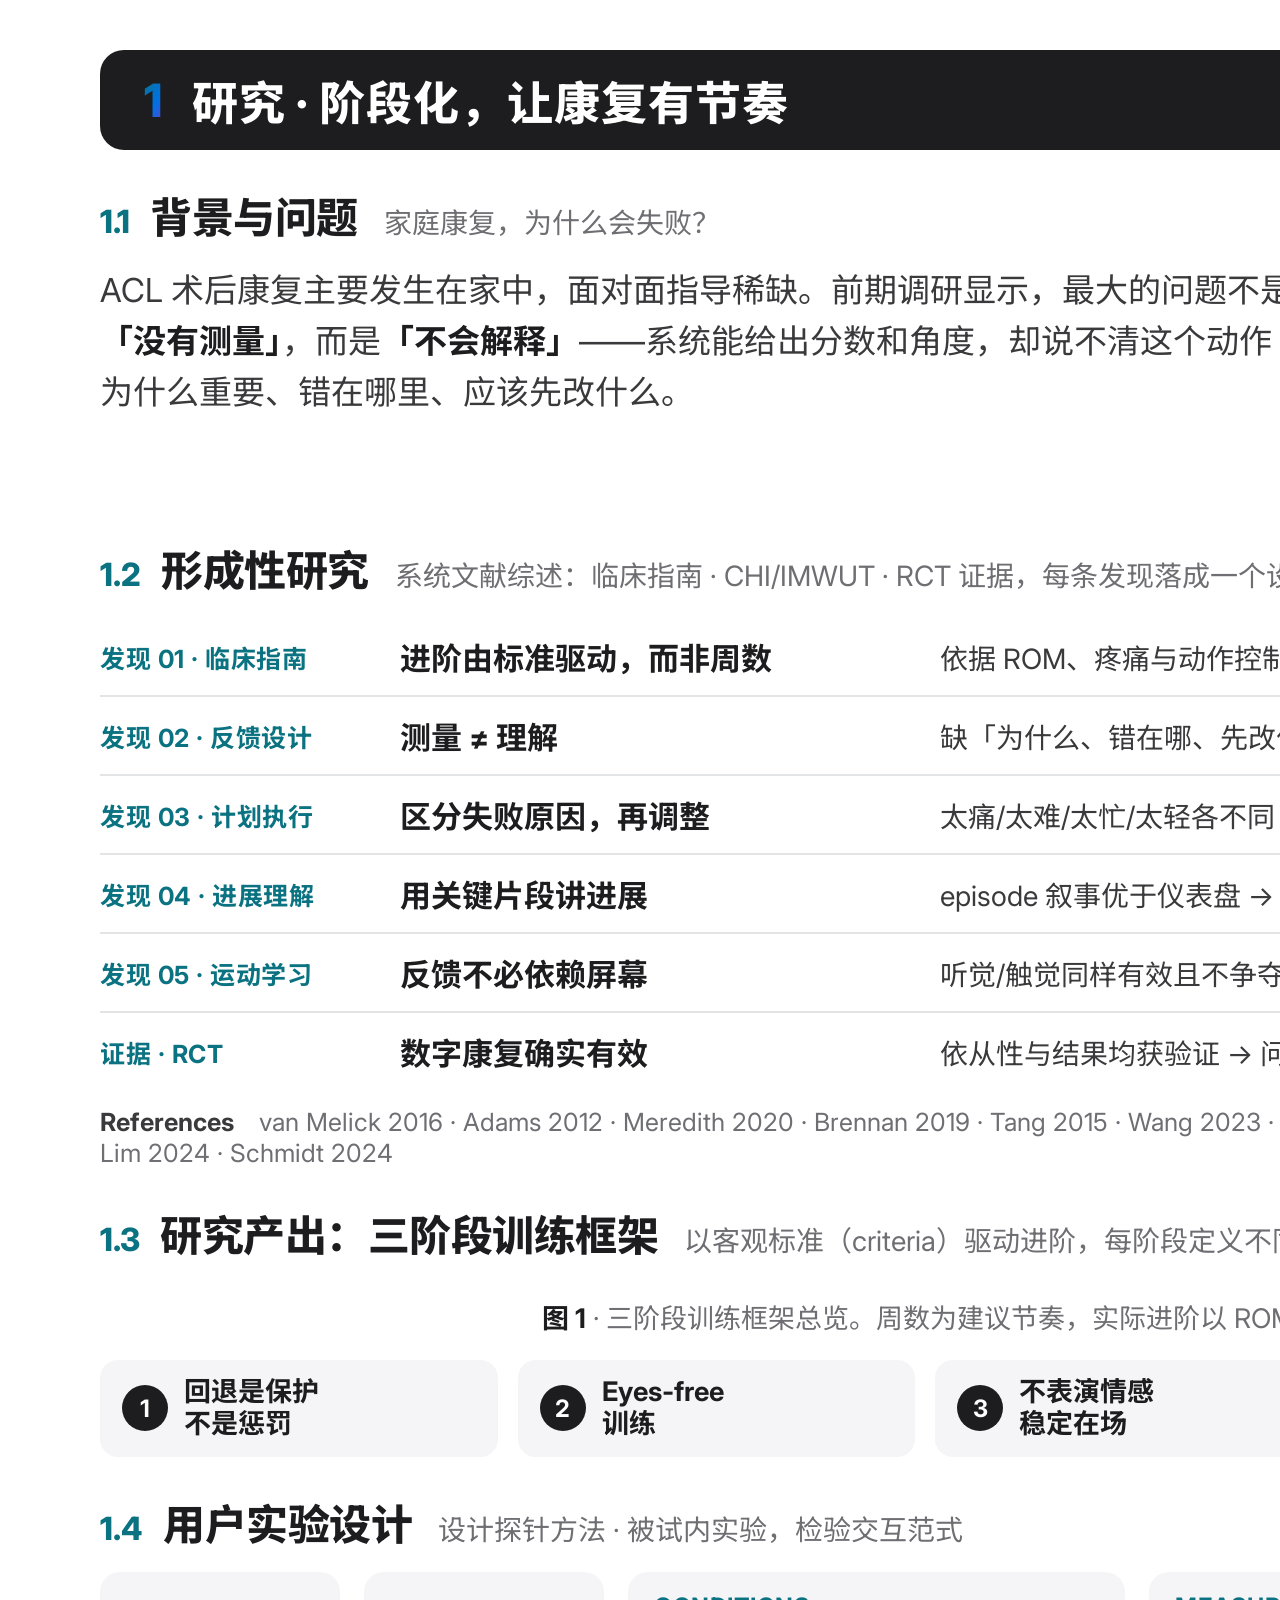
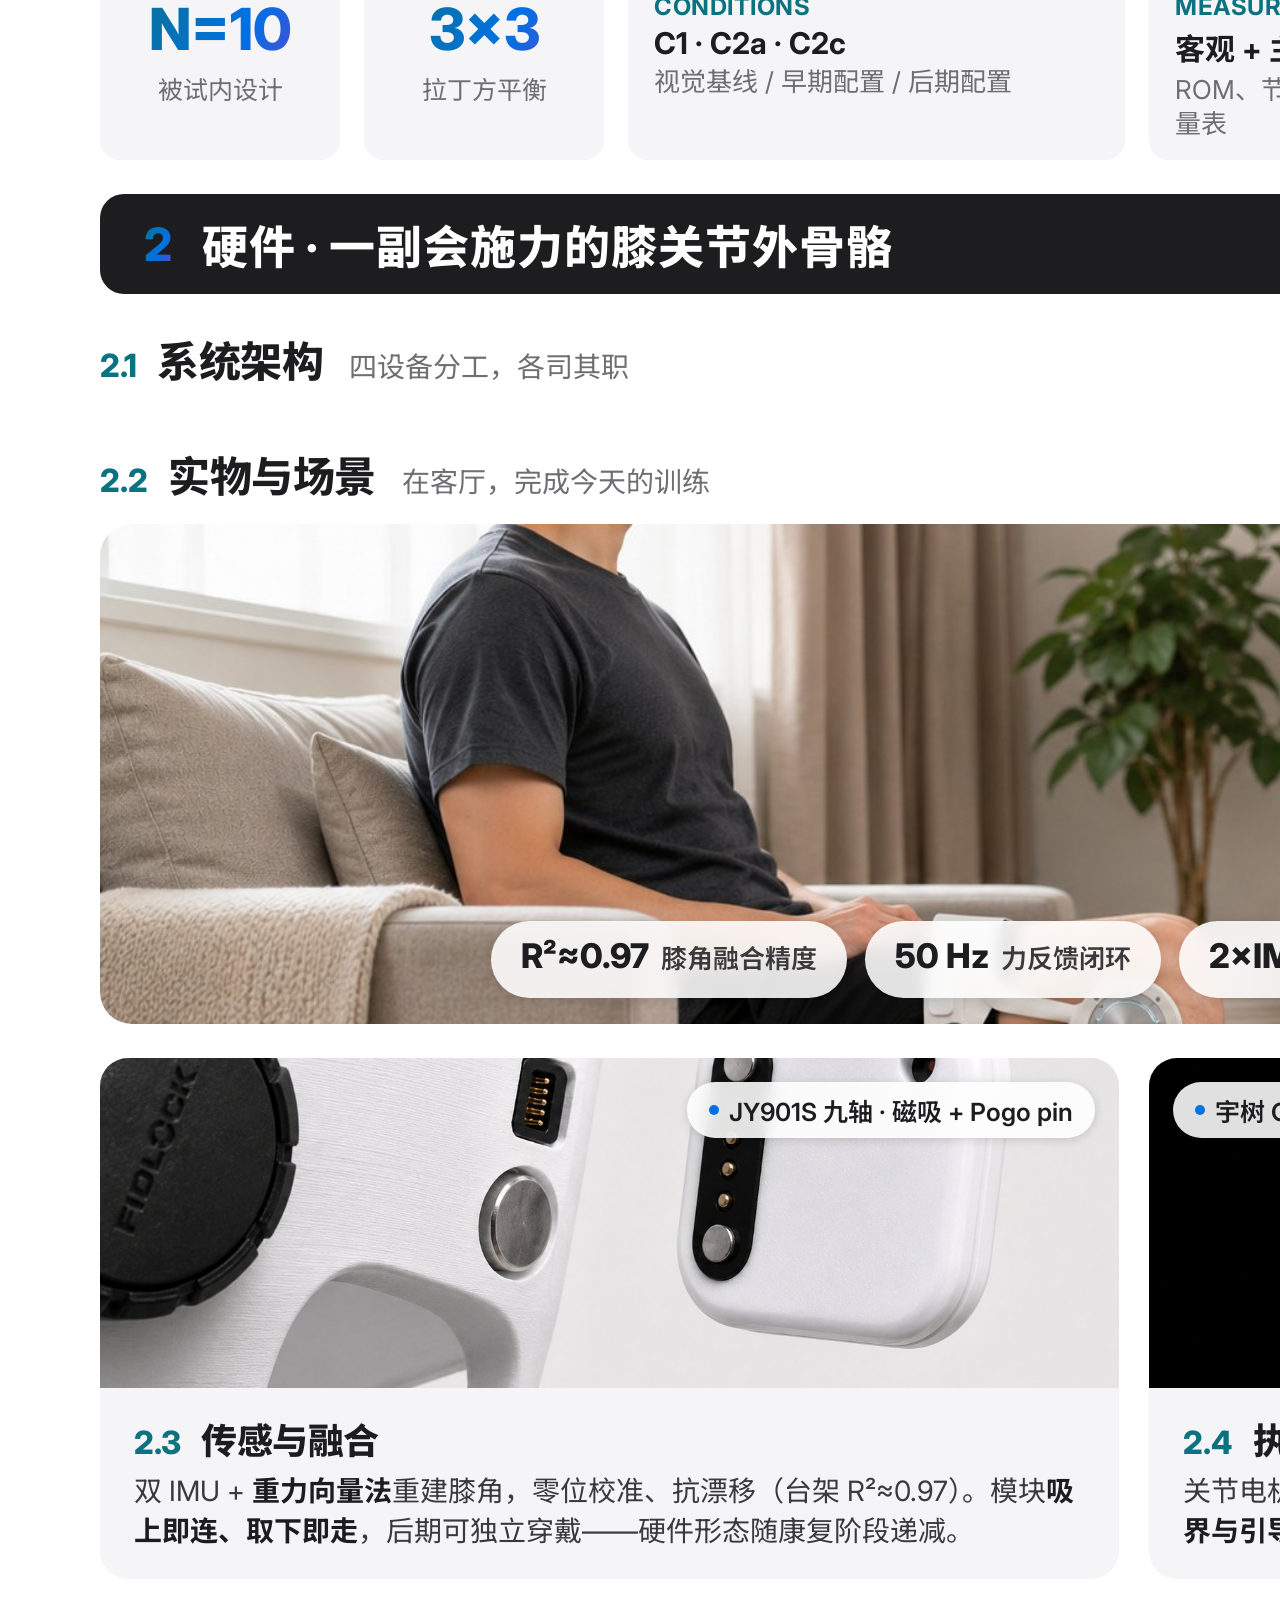
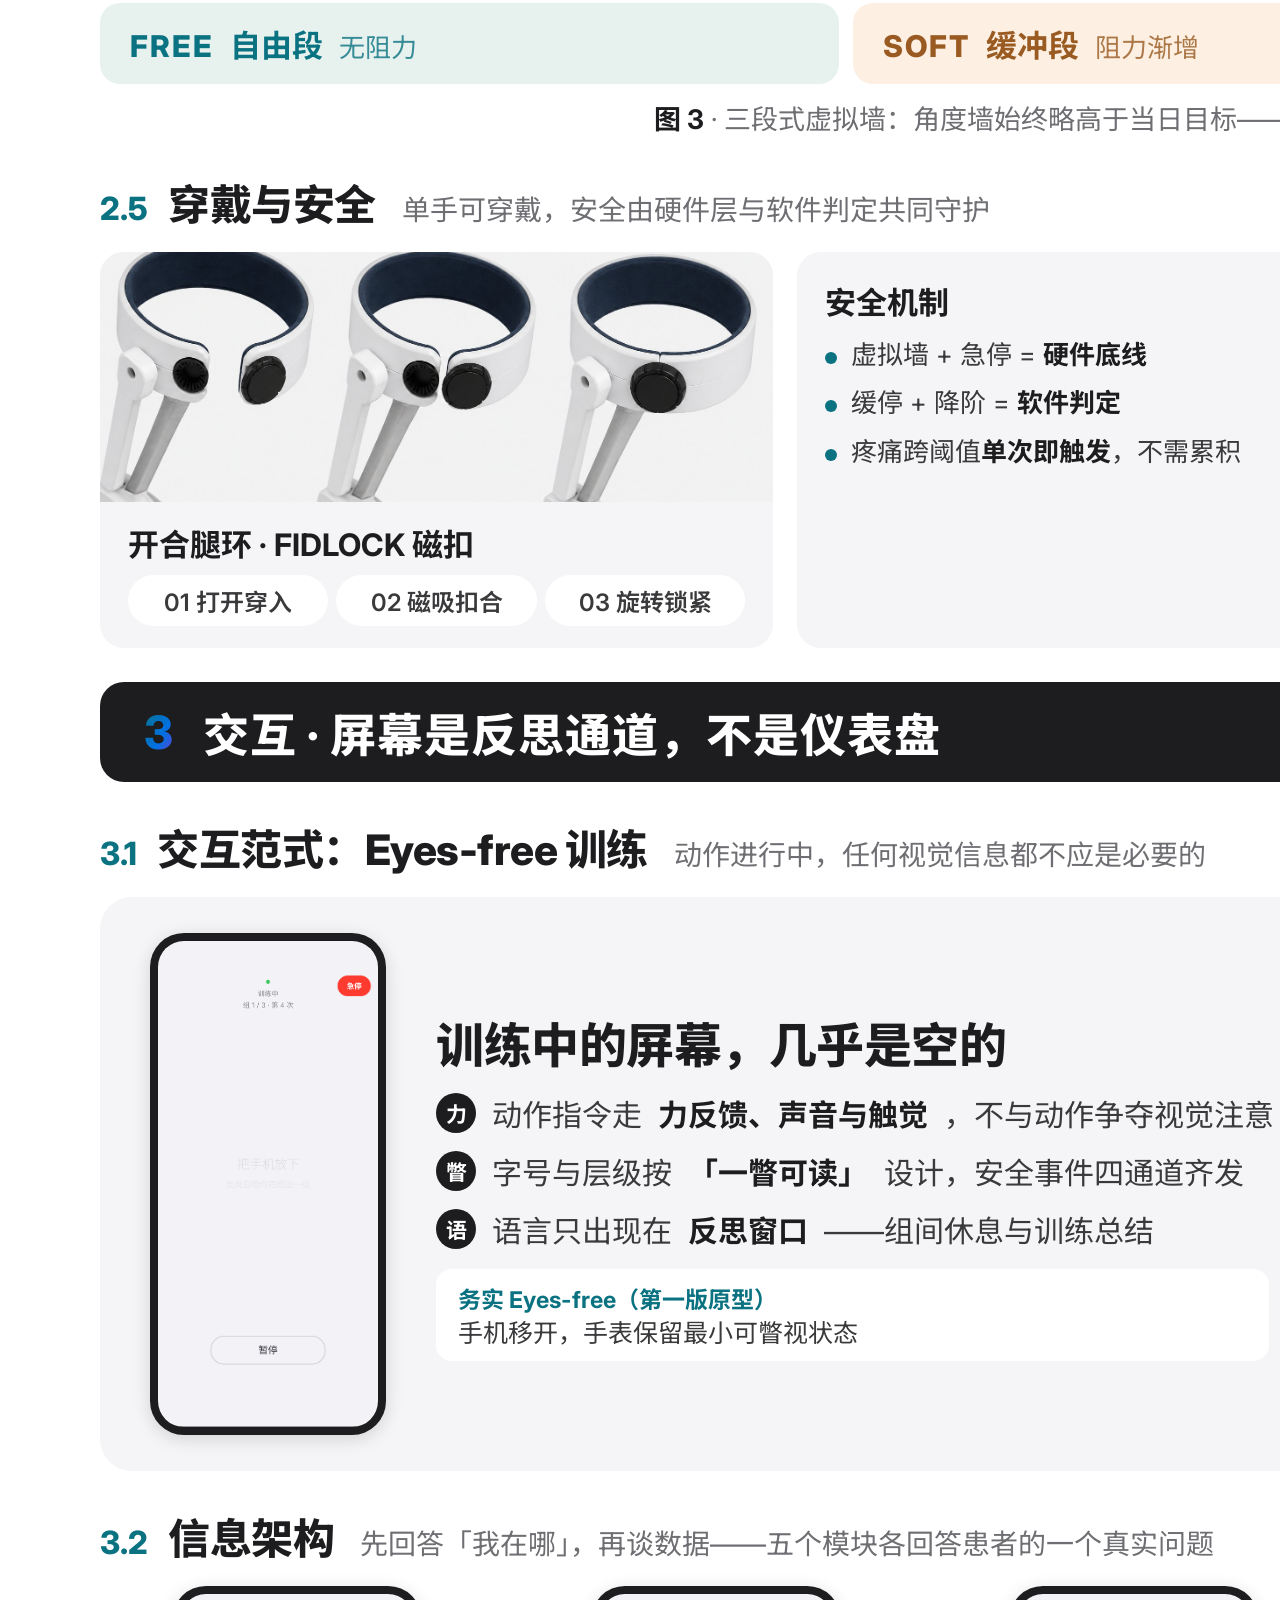
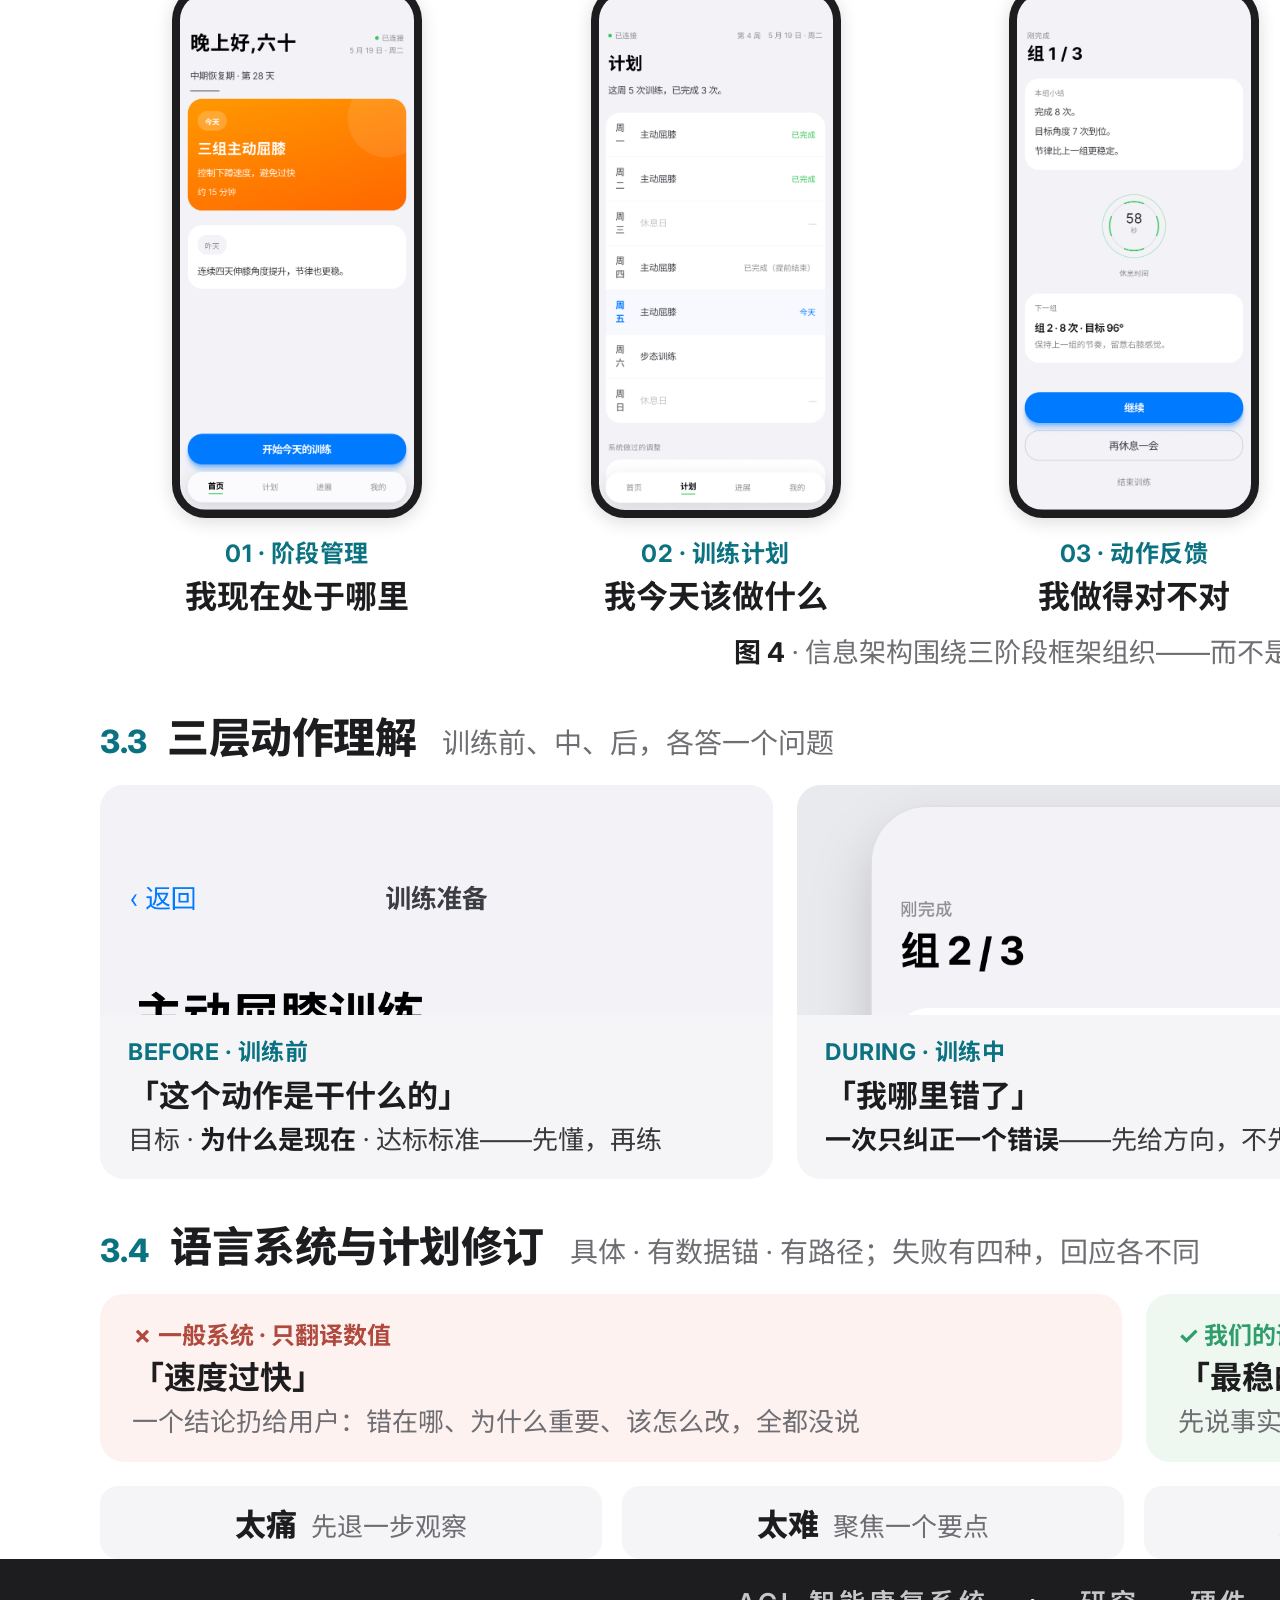
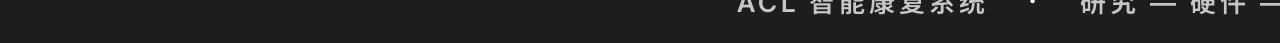
<file: exhibition/exhibit-scroll.html>
<!DOCTYPE html>
<html lang="zh-CN">
<head>
<meta charset="UTF-8" />
<title>毕设挂轴 · 2268×5911 · 学术海报</title>
<link rel="preconnect" href="https://fonts.googleapis.com" />
<link rel="preconnect" href="https://fonts.gstatic.com" crossorigin />
<link href="https://fonts.googleapis.com/css2?family=Inter:wght@400;500;600;700;800&family=Noto+Sans+SC:wght@400;500;700;900&display=swap" rel="stylesheet" />
<style>
  /* ═══ 学术海报 · 延续 shengyiwang.design 设计语言 ═══ */
  :root{
    --ink:#1d1d1f; --body:#3a3a3c; --mut:#6e6e73;
    --blue:#0071e3; --teal:#0a7281; --warn:#d67d3e;
    --soft:#f5f5f7; --line:#e3e4e6; --white:#fff;
    --grad:linear-gradient(120deg,#0a7281,#0071e3 60%,#6e3bd1);
    --sans:'Inter','Noto Sans SC','PingFang SC',sans-serif;
  }
  *{margin:0;padding:0;box-sizing:border-box;}
  body{
    width:2268px;height:5911px;overflow:hidden;position:relative;
    background:var(--white);color:var(--ink);font-family:var(--sans);
    -webkit-font-smoothing:antialiased;
  }
  .page{width:2268px;height:5911px;padding:50px 100px 0;display:flex;flex-direction:column;}

  .gtext{background:var(--grad);-webkit-background-clip:text;background-clip:text;color:transparent;}

  /* ── section banner ── */
  .banner{
    flex:none;background:var(--ink);color:#fff;border-radius:24px;
    display:flex;align-items:center;gap:30px;padding:0 44px;height:100px;
  }
  .banner .no{
    font-size:46px;font-weight:800;background:var(--grad);
    -webkit-background-clip:text;background-clip:text;color:transparent;
  }
  .banner .tt{font-size:46px;font-weight:800;letter-spacing:1px;}
  .banner .en{margin-left:auto;font-size:28px;font-weight:600;letter-spacing:4px;color:rgba(255,255,255,.55);text-transform:uppercase;}

  /* ── subsection head ── */
  .sec{display:flex;align-items:baseline;gap:20px;margin-bottom:20px;}
  .sec .sn{font-size:32px;font-weight:800;color:var(--teal);}
  .sec .st{font-size:42px;font-weight:800;letter-spacing:-0.5px;}
  .sec .sd{font-size:28px;color:var(--mut);margin-left:6px;}

  .gap{height:34px;flex:none;}
  .gap-sm{height:24px;flex:none;}

  .cap{font-size:27px;color:var(--mut);text-align:center;margin-top:14px;}
  .cap b{color:var(--ink);font-weight:700;}

  /* ── 1.1 ── */
  .intro{display:flex;gap:40px;align-items:stretch;}
  .intro .tx{flex:1.45;font-size:33px;line-height:1.55;color:var(--body);}
  .intro .tx strong{color:var(--ink);font-weight:700;}
  .pains{flex:1;display:flex;flex-direction:column;gap:14px;}
  .pain{display:flex;align-items:center;gap:18px;background:var(--soft);border-radius:18px;padding:14px 24px;}
  .pain .x{flex:none;width:42px;height:42px;border-radius:50%;background:#fdeae3;color:#b04a3e;font-size:24px;font-weight:800;display:flex;align-items:center;justify-content:center;}
  .pain .pt{font-size:29px;font-weight:700;white-space:nowrap;}
  .pain .pb{font-size:26px;color:var(--mut);white-space:nowrap;}

  /* ── 1.2 table ── */
  .ftable{width:100%;border-collapse:collapse;}
  .ftable td{border-bottom:2px solid var(--line);padding:16px 18px 16px 0;vertical-align:middle;}
  .ftable tr:last-child td{border-bottom:none;}
  .ftable .c1{width:300px;font-size:25px;font-weight:700;color:var(--teal);letter-spacing:.5px;}
  .ftable .c2{width:540px;font-size:31px;font-weight:700;color:var(--ink);}
  .ftable .c3{font-size:28px;color:var(--body);}
  .ftable .c3 b{color:var(--blue);font-weight:700;}
  .refs{font-size:25px;color:var(--mut);margin-top:12px;}
  .refs b{color:var(--body);}

  /* ── 1.3 principles ── */
  .prins{display:flex;gap:20px;}
  .prin{flex:1;background:var(--soft);border-radius:18px;padding:16px 22px;display:flex;align-items:center;gap:16px;}
  .prin .n{flex:none;width:46px;height:46px;border-radius:50%;background:var(--ink);color:#fff;font-size:24px;font-weight:700;display:flex;align-items:center;justify-content:center;}
  .prin .t{font-size:27px;font-weight:700;line-height:1.2;}

  /* ── 1.4 study ── */
  .study{display:flex;gap:24px;align-items:stretch;}
  .stat{flex:none;width:240px;background:var(--soft);border-radius:20px;padding:22px 12px;text-align:center;}
  .stat .n{font-size:58px;font-weight:800;}
  .stat .l{font-size:25px;color:var(--mut);margin-top:6px;}
  .scard{flex:1;background:var(--soft);border-radius:20px;padding:20px 26px;}
  .scard .k{font-size:24px;font-weight:700;color:var(--teal);letter-spacing:.5px;margin-bottom:4px;}
  .scard .t{font-size:30px;font-weight:700;}
  .scard .b{font-size:26px;color:var(--mut);margin-top:4px;line-height:1.3;}

  /* ── photos ── */
  .scene{position:relative;border-radius:32px;overflow:hidden;height:500px;flex:none;}
  .scene img{width:100%;height:100%;object-fit:cover;object-position:center 30%;display:block;}
  .scene .tags{position:absolute;left:0;right:0;bottom:26px;display:flex;justify-content:center;gap:18px;}
  .tagp{
    background:rgba(255,255,255,.88);backdrop-filter:blur(8px);border-radius:999px;
    padding:14px 30px;font-size:26px;font-weight:600;color:var(--body);
    display:flex;align-items:baseline;gap:12px;white-space:nowrap;box-shadow:0 2px 12px rgba(0,0,0,.12);
  }
  .tagp b{font-size:34px;font-weight:800;color:var(--ink);}

  .duo{display:flex;gap:30px;}
  .ducard{flex:1;background:var(--soft);border-radius:28px;overflow:hidden;}
  .ducard .ph{height:330px;overflow:hidden;position:relative;}
  .ducard .ph img{width:100%;height:100%;object-fit:cover;display:block;}
  .ducard .tx{padding:24px 34px 28px;}
  .ducard .t{font-size:36px;font-weight:700;}
  .ducard .b{font-size:28px;color:var(--body);line-height:1.4;margin-top:8px;}
  .ducard .b strong{color:var(--ink);}
  .annot{
    position:absolute;background:rgba(255,255,255,.88);backdrop-filter:blur(8px);
    border-radius:999px;padding:10px 22px;font-size:25px;font-weight:600;color:var(--ink);
    box-shadow:0 2px 10px rgba(0,0,0,.14);display:flex;align-items:center;gap:10px;white-space:nowrap;
  }
  .annot i{width:10px;height:10px;border-radius:50%;background:var(--blue);}

  /* ── FSW bar ── */
  .fsw{display:flex;gap:14px;}
  .zone{border-radius:20px;padding:18px 30px;display:flex;align-items:baseline;gap:16px;}
  .zone .z{font-size:30px;font-weight:800;letter-spacing:2px;}
  .zone .zt{font-size:31px;font-weight:700;}
  .zone .zb{font-size:26px;opacity:.8;}
  .zone--free{flex:1.15;background:#e7f2ef;color:#0a7281;}
  .zone--soft{flex:1;background:#fdf0e3;color:#9a5b22;}
  .zone--wall{flex:1;background:#fde5e0;color:#b04a3e;}
  .fsw-note{font-size:28px;color:var(--body);margin-top:14px;display:flex;gap:40px;}
  .fsw-note span{display:flex;align-items:center;gap:12px;}
  .fsw-note i{width:12px;height:12px;border-radius:50%;background:var(--teal);flex:none;}
  .fsw-note strong{color:var(--ink);}

  /* ── 2.5 trio ── */
  .trio{display:flex;gap:24px;}
  .tcard{flex:1;background:var(--soft);border-radius:24px;overflow:hidden;display:flex;flex-direction:column;}
  .tcard .ph{height:250px;overflow:hidden;}
  .tcard .ph img{width:100%;height:100%;object-fit:cover;display:block;}
  .tcard .tx{padding:18px 28px 22px;}
  .tcard .t{font-size:31px;font-weight:700;}
  .tcard .steps{display:flex;gap:8px;margin-top:10px;}
  .tcard .steps span{flex:1;background:#fff;border-radius:999px;font-size:24px;font-weight:600;text-align:center;padding:8px 0;white-space:nowrap;color:var(--body);}
  .tcard .b{font-size:26px;color:var(--body);line-height:1.45;margin-top:8px;}
  .tcard .b strong{color:var(--ink);}
  .tcard ul{list-style:none;margin-top:8px;}
  .tcard li{font-size:26px;color:var(--body);line-height:1.4;padding:6px 0 6px 26px;position:relative;}
  .tcard li::before{content:'';position:absolute;left:0;top:21px;width:12px;height:12px;border-radius:50%;background:var(--teal);}
  .tcard li strong{color:var(--ink);}

  /* ── 3.x ── */
  .phone{background:#1d1d1f;border-radius:34px;padding:8px;flex:none;box-shadow:0 4px 18px rgba(0,0,0,.14);}
  .phone .scr{border-radius:26px;overflow:hidden;display:block;font-size:0;}
  .phone .scr img{display:block;width:100%;height:100%;object-fit:cover;object-position:top;}

  .efrow{display:flex;gap:50px;align-items:center;background:var(--soft);border-radius:32px;padding:36px 50px;}
  .efrow .phone{width:236px;height:502px;}
  .efrow .phone .scr{width:220px;height:486px;}
  .ef-claims{flex:1;}
  .ef-k{font-size:26px;font-weight:700;color:var(--teal);letter-spacing:.5px;margin-bottom:6px;}
  .ef-title{font-size:48px;font-weight:800;letter-spacing:-0.5px;}
  .claim{display:flex;align-items:center;gap:16px;font-size:30px;color:var(--body);margin-top:14px;}
  .claim strong{color:var(--ink);font-weight:700;}
  .claim .ic{flex:none;width:40px;height:40px;border-radius:50%;background:var(--ink);color:#fff;font-size:21px;font-weight:700;display:flex;align-items:center;justify-content:center;}
  .ef-modes{display:flex;gap:16px;margin-top:18px;}
  .ef-mode{background:#fff;border-radius:16px;padding:12px 22px;flex:1;}
  .ef-mode .mk{font-size:23px;font-weight:700;color:var(--teal);margin-bottom:2px;}
  .ef-mode .mt{font-size:25px;color:var(--body);line-height:1.3;}

  .iagrid{display:flex;gap:24px;}
  .iacell{flex:1;text-align:center;}
  .iacell .phone{width:250px;height:532px;margin:0 auto;}
  .iacell .phone .scr{width:234px;height:516px;}
  .iacell .qk{font-size:24px;font-weight:700;color:var(--teal);letter-spacing:.5px;margin-top:16px;}
  .iacell .q{font-size:32px;font-weight:700;margin-top:2px;}

  .layers{display:flex;gap:24px;}
  .layer{flex:1;background:var(--soft);border-radius:24px;overflow:hidden;}
  .layer .lph{height:230px;overflow:hidden;}
  .layer .lph img{width:100%;display:block;}
  .layer .ltx{padding:18px 28px 22px;}
  .layer .lk{font-size:23px;font-weight:700;color:var(--teal);letter-spacing:.5px;margin-bottom:4px;}
  .layer .lq{font-size:31px;font-weight:700;}
  .layer .lb{font-size:26px;color:var(--body);line-height:1.35;margin-top:6px;}
  .layer .lb strong{color:var(--ink);}

  .langrow{display:flex;gap:24px;}
  .lang{border-radius:24px;padding:22px 32px;flex:1;}
  .lang--bad{background:#fdf2f0;}
  .lang--good{background:#eef7f0;}
  .lang .gk{font-size:24px;font-weight:700;margin-bottom:6px;}
  .lang--bad .gk{color:#b04a3e;}
  .lang--good .gk{color:#2f9e6b;}
  .lang .gt{font-size:32px;font-weight:700;line-height:1.3;color:var(--ink);}
  .lang .gb{font-size:26px;color:var(--mut);margin-top:6px;line-height:1.35;}

  .failrow{display:flex;gap:20px;}
  .fail{flex:1;background:var(--soft);border-radius:18px;padding:14px 24px;display:flex;align-items:baseline;gap:14px;justify-content:center;}
  .fail .fk{font-size:31px;font-weight:800;white-space:nowrap;}
  .fail .fb{font-size:26px;color:var(--mut);white-space:nowrap;}

  /* ── footer ── */
  .marquee{
    margin:40px -100px 0;margin-top:auto;background:var(--ink);color:rgba(255,255,255,.75);height:84px;flex:none;
    display:flex;align-items:center;justify-content:center;gap:40px;
    font-size:26px;font-weight:600;letter-spacing:4px;text-transform:uppercase;
  }
  .marquee b{color:#fff;}
</style>
</head>
<body>
<div class="page">

  <!-- ═══════════ 1 研究 ═══════════ -->
  <div class="banner"><span class="no">1</span><span class="tt">研究 · 阶段化，让康复有节奏</span><span class="en">Research</span></div>

  <div class="gap"></div>

  <!-- 1.1 -->
  <div class="sec"><span class="sn">1.1</span><span class="st">背景与问题</span><span class="sd">家庭康复，为什么会失败？</span></div>
  <div class="intro">
    <div class="tx">ACL 术后康复主要发生在家中，面对面指导稀缺。前期调研显示，最大的问题不是<strong>「没有测量」</strong>，而是<strong>「不会解释」</strong>——系统能给出分数和角度，却说不清这个动作为什么重要、错在哪里、应该先改什么。</div>
    <div class="pains">
      <div class="pain"><span class="x">✗</span><span class="pt">静态清单</span><span class="pb">目标不随恢复变化</span></div>
      <div class="pain"><span class="x">✗</span><span class="pt">缺少解释</span><span class="pb">做错了，没人纠正</span></div>
      <div class="pain"><span class="x">✗</span><span class="pt">无人见证</span><span class="pb">做对了，没人看见</span></div>
    </div>
  </div>

  <div class="gap"></div>

  <!-- 1.2 -->
  <div class="sec"><span class="sn">1.2</span><span class="st">形成性研究</span><span class="sd">系统文献综述：临床指南 · CHI/IMWUT · RCT 证据，每条发现落成一个设计决策</span></div>
  <table class="ftable">
    <tr><td class="c1">发现 01 · 临床指南</td><td class="c2">进阶由标准驱动，而非周数</td><td class="c3">依据 ROM、疼痛与动作控制 → <b>三阶段框架的骨架</b></td></tr>
    <tr><td class="c1">发现 02 · 反馈设计</td><td class="c2">测量 ≠ 理解</td><td class="c3">缺「为什么、错在哪、先改什么」→ <b>可解释反馈 · 三层动作理解</b></td></tr>
    <tr><td class="c1">发现 03 · 计划执行</td><td class="c2">区分失败原因，再调整</td><td class="c3">太痛/太难/太忙/太轻各不同 → <b>失败分型与保护性回退</b></td></tr>
    <tr><td class="c1">发现 04 · 进展理解</td><td class="c2">用关键片段讲进展</td><td class="c3">episode 叙事优于仪表盘 → <b>episode 式进展设计</b></td></tr>
    <tr><td class="c1">发现 05 · 运动学习</td><td class="c2">反馈不必依赖屏幕</td><td class="c3">听觉/触觉同样有效且不争夺视觉 → <b>Eyes-free 与四通道分工</b></td></tr>
    <tr><td class="c1">证据 · RCT</td><td class="c2">数字康复确实有效</td><td class="c3">依从性与结果均获验证 → 问题在<b>怎么做得可理解</b></td></tr>
  </table>
  <div class="refs"><b>References</b>　van Melick 2016 · Adams 2012 · Meredith 2020 · Brennan 2019 · Tang 2015 · Wang 2023 · Xu 2022 · Mohan 2019 · Raj 2023 · Sigrist 2012 · Dunphy 2021 · Höher 2023 · Lim 2024 · Schmidt 2024</div>

  <div class="gap"></div>

  <!-- 1.3 -->
  <div class="sec"><span class="sn">1.3</span><span class="st">研究产出：三阶段训练框架</span><span class="sd">以客观标准（criteria）驱动进阶，每阶段定义不同的目标、限制与反馈密度</span></div>
  <svg width="2068" height="430" viewBox="0 0 2068 430" font-family="Inter,'Noto Sans SC',sans-serif">
    <!-- stage bands -->
    <rect x="0" y="40" width="650" height="270" rx="24" fill="#0a7281"/>
    <rect x="666" y="40" width="650" height="270" rx="24" fill="#5fa8ba"/>
    <rect x="1332" y="40" width="736" height="270" rx="24" fill="#dceef2"/>
    <!-- stage titles -->
    <text x="40" y="106" font-size="27" font-weight="700" fill="rgba(255,255,255,.75)" letter-spacing="2">STAGE 01 · 0–2 周</text>
    <text x="40" y="158" font-size="44" font-weight="800" fill="#fff">早期保护期</text>
    <text x="40" y="212" font-size="28" fill="rgba(255,255,255,.92)">控制活动度 · 保护愈合</text>
    <text x="40" y="252" font-size="28" fill="rgba(255,255,255,.92)">信息密集 · 力反馈强介入</text>
    <text x="706" y="106" font-size="27" font-weight="700" fill="rgba(255,255,255,.8)" letter-spacing="2">STAGE 02 · 2–8 周</text>
    <text x="706" y="158" font-size="44" font-weight="800" fill="#fff">中期恢复期</text>
    <text x="706" y="212" font-size="28" fill="rgba(255,255,255,.95)">ROM 目标逐步抬升</text>
    <text x="706" y="252" font-size="28" fill="rgba(255,255,255,.95)">反馈淡出 · 力反馈转为引导</text>
    <text x="1372" y="106" font-size="27" font-weight="700" fill="#0a7281" letter-spacing="2">STAGE 03 · 8 周以上</text>
    <text x="1372" y="158" font-size="44" font-weight="800" fill="#1d1d1f">后期功能期</text>
    <text x="1372" y="212" font-size="28" fill="#3a3a3c">面向功能与自主控制</text>
    <text x="1372" y="252" font-size="28" fill="#3a3a3c">屏幕退场 · 力反馈只剩安全网</text>
    <!-- ROM thresholds -->
    <g font-size="26" font-weight="700">
      <rect x="440" y="60" width="170" height="46" rx="23" fill="rgba(255,255,255,.18)"/>
      <text x="525" y="92" fill="#fff" text-anchor="middle">ROM 90°</text>
      <rect x="1106" y="60" width="170" height="46" rx="23" fill="rgba(255,255,255,.22)"/>
      <text x="1191" y="92" fill="#fff" text-anchor="middle">ROM 120°</text>
      <rect x="1838" y="60" width="190" height="46" rx="23" fill="rgba(10,114,129,.12)"/>
      <text x="1933" y="92" fill="#0a7281" text-anchor="middle">全范围功能</text>
    </g>
    <!-- gate arrows -->
    <g stroke="#1d1d1f" stroke-width="4" fill="#1d1d1f">
      <line x1="650" y1="175" x2="666" y2="175"/><path d="M658,165 l14,10 -14,10 z"/>
      <line x1="1316" y1="175" x2="1332" y2="175"/><path d="M1324,165 l14,10 -14,10 z"/>
    </g>
    <!-- density arrow -->
    <line x1="10" y1="358" x2="2030" y2="358" stroke="#0a7281" stroke-width="5" stroke-linecap="round"/>
    <path d="M2026,344 l34,14 -34,14 z" fill="#0a7281"/>
    <text x="10" y="412" font-size="29" font-weight="700" fill="#1d1d1f">反馈密度随阶段递减</text>
    <text x="2058" y="412" font-size="29" fill="#3a3a3c" text-anchor="end">从「被辅助」到「自主管理」——递减本身，被感受为信任</text>
  </svg>
  <div class="cap"><b>图 1</b> · 三阶段训练框架总览。周数为建议节奏，实际进阶以 ROM、疼痛与动作控制等客观标准为准。</div>

  <div class="gap-sm"></div>

  <div class="prins">
    <div class="prin"><span class="n">1</span><span class="t">回退是保护<br/>不是惩罚</span></div>
    <div class="prin"><span class="n">2</span><span class="t">Eyes-free<br/>训练</span></div>
    <div class="prin"><span class="n">3</span><span class="t">不表演情感<br/>稳定在场</span></div>
    <div class="prin"><span class="n">4</span><span class="t">反馈密度<br/>随阶段递减</span></div>
    <div class="prin"><span class="n">5</span><span class="t">多通道分工<br/>安全冗余</span></div>
  </div>

  <div class="gap"></div>

  <!-- 1.4 -->
  <div class="sec"><span class="sn">1.4</span><span class="st">用户实验设计</span><span class="sd">设计探针方法 · 被试内实验，检验交互范式</span></div>
  <div class="study">
    <div class="stat"><div class="n gtext">N=10</div><div class="l">被试内设计</div></div>
    <div class="stat"><div class="n gtext">3×3</div><div class="l">拉丁方平衡</div></div>
    <div class="scard"><div class="k">CONDITIONS</div><div class="t">C1 · C2a · C2c</div><div class="b">视觉基线 / 早期配置 / 后期配置</div></div>
    <div class="scard"><div class="k">MEASURES</div><div class="t">客观 + 主观</div><div class="b">ROM、节律、反馈事件 + 三维度自评量表</div></div>
    <div class="scard"><div class="k">ANALYSIS</div><div class="t">质性主题分析</div><div class="b">身体觉知 · 系统关系 · 陪伴感知</div></div>
  </div>

  <div class="gap"></div>

  <!-- ═══════════ 2 硬件 ═══════════ -->
  <div class="banner"><span class="no">2</span><span class="tt">硬件 · 一副会施力的膝关节外骨骼</span><span class="en">Hardware</span></div>

  <div class="gap"></div>

  <!-- 2.1 -->
  <div class="sec"><span class="sn">2.1</span><span class="st">系统架构</span><span class="sd">四设备分工，各司其职</span></div>
  <svg width="2068" height="250" viewBox="0 0 2068 250" font-family="Inter,'Noto Sans SC',sans-serif">
    <g>
      <rect x="0" y="30" width="440" height="160" rx="24" fill="#f5f5f7"/>
      <text x="220" y="98" font-size="38" font-weight="800" fill="#1d1d1f" text-anchor="middle">支具</text>
      <text x="220" y="148" font-size="27" fill="#6e6e73" text-anchor="middle">双 IMU 采集 · 电机力反馈</text>
      <rect x="542" y="30" width="440" height="160" rx="24" fill="#f5f5f7"/>
      <text x="762" y="98" font-size="38" font-weight="800" fill="#1d1d1f" text-anchor="middle">Mac 上位机</text>
      <text x="762" y="148" font-size="27" fill="#6e6e73" text-anchor="middle">膝角融合 · 位置环运算</text>
      <rect x="1084" y="30" width="440" height="160" rx="24" fill="#f5f5f7"/>
      <text x="1304" y="98" font-size="38" font-weight="800" fill="#1d1d1f" text-anchor="middle">iPhone</text>
      <text x="1304" y="148" font-size="27" fill="#6e6e73" text-anchor="middle">计划 · 阶段 · 总结回顾</text>
      <rect x="1626" y="30" width="442" height="160" rx="24" fill="#f5f5f7"/>
      <text x="1847" y="98" font-size="38" font-weight="800" fill="#1d1d1f" text-anchor="middle">Apple Watch</text>
      <text x="1847" y="148" font-size="27" fill="#6e6e73" text-anchor="middle">训练中触觉提示</text>
    </g>
    <g stroke="#0a7281" stroke-width="4" fill="none">
      <line x1="444" y1="92" x2="538" y2="92"/><line x1="444" y1="128" x2="538" y2="128"/>
      <line x1="986" y1="110" x2="1080" y2="110"/>
      <line x1="1528" y1="110" x2="1622" y2="110"/>
    </g>
    <g fill="#0a7281">
      <path d="M530,82 l16,10 -16,10 z"/><path d="M452,118 l-16,10 16,10 z"/>
      <path d="M1072,100 l16,10 -16,10 z"/>
      <path d="M1614,100 l16,10 -16,10 z"/>
    </g>
    <g font-size="24" fill="#0a7281" font-weight="600" text-anchor="middle">
      <text x="491" y="74">RS485 / RIS</text>
      <text x="1033" y="98">训练数据</text>
      <text x="1575" y="98">触觉事件</text>
    </g>
    <text x="0" y="238" font-size="27" fill="#6e6e73"><tspan font-weight="700" fill="#1d1d1f">图 2</tspan> · 系统架构：上位机经 RS485/RIS 直驱关节电机，50 Hz 闭环力反馈；屏幕设备只承担反思，不打扰动作。</text>
  </svg>

  <div class="gap"></div>

  <!-- 2.2 -->
  <div class="sec"><span class="sn">2.2</span><span class="st">实物与场景</span><span class="sd">在客厅，完成今天的训练</span></div>
  <div class="scene">
    <img src="../assets/img/photo/scene-main.jpg" alt="客厅训练场景" />
    <div class="tags">
      <div class="tagp"><b>R²≈0.97</b>膝角融合精度</div>
      <div class="tagp"><b>50 Hz</b>力反馈闭环</div>
      <div class="tagp"><b>2×IMU</b>双总线同步</div>
      <div class="tagp"><b>直驱</b>无绳轮连杆</div>
    </div>
  </div>

  <div class="gap"></div>

  <!-- 2.3 / 2.4 -->
  <div class="duo">
    <div class="ducard">
      <div class="ph"><img src="../assets/img/photo/imu-dock.jpg" style="object-position:center 60%" alt="磁吸 IMU" />
        <span class="annot" style="right:24px;top:24px"><i></i>JY901S 九轴 · 磁吸 + Pogo pin</span>
      </div>
      <div class="tx">
        <div class="sec" style="margin-bottom:8px"><span class="sn">2.3</span><span class="st" style="font-size:36px">传感与融合</span></div>
        <div class="b">双 IMU + <strong>重力向量法</strong>重建膝角，零位校准、抗漂移（台架 R²≈0.97）。模块<strong>吸上即连、取下即走</strong>，后期可独立穿戴——硬件形态随康复阶段递减。</div>
      </div>
    </div>
    <div class="ducard">
      <div class="ph"><img src="../assets/img/photo/motor-joint.jpg" style="object-position:center 55%" alt="关节电机" />
        <span class="annot" style="left:24px;top:24px"><i></i>宇树 Go-M8010-6</span>
      </div>
      <div class="tx">
        <div class="sec" style="margin-bottom:8px"><span class="sn">2.4</span><span class="st" style="font-size:36px">执行与力反馈</span></div>
        <div class="b">关节电机与膝关节<strong>同轴直驱</strong>——力的方向与屈伸完全一致。电机给出的是<strong>边界与引导</strong>，而不是替你完成动作。</div>
      </div>
    </div>
  </div>

  <div class="gap-sm"></div>

  <div class="fsw">
    <div class="zone zone--free"><span class="z">FREE</span><span class="zt">自由段</span><span class="zb">无阻力</span></div>
    <div class="zone zone--soft"><span class="z">SOFT</span><span class="zt">缓冲段</span><span class="zb">阻力渐增</span></div>
    <div class="zone zone--wall"><span class="z">WALL</span><span class="zt">硬墙段</span><span class="zb">强约束 · 安全</span></div>
  </div>
  <div class="cap"><b>图 3</b> · 三段式虚拟墙：角度墙始终略高于当日目标——给挑战空间，守安全边界。</div>

  <div class="gap"></div>

  <!-- 2.5 -->
  <div class="sec"><span class="sn">2.5</span><span class="st">穿戴与安全</span><span class="sd">单手可穿戴，安全由硬件层与软件判定共同守护</span></div>
  <div class="trio">
    <div class="tcard">
      <div class="ph"><img src="../assets/img/photo/fidlock-steps.jpg" alt="FIDLOCK 三步" /></div>
      <div class="tx"><div class="t">开合腿环 · FIDLOCK 磁扣</div>
        <div class="steps"><span>01 打开穿入</span><span>02 磁吸扣合</span><span>03 旋转锁紧</span></div>
      </div>
    </div>
    <div class="tcard">
      <div class="tx" style="padding-top:26px">
        <div class="t">安全机制</div>
        <ul>
          <li>虚拟墙 + 急停 = <strong>硬件底线</strong></li>
          <li>缓停 + 降阶 = <strong>软件判定</strong></li>
          <li>疼痛跨阈值<strong>单次即触发</strong>，不需累积</li>
        </ul>
      </div>
    </div>
    <div class="tcard">
      <div class="ph"><img src="../assets/img/ui/host-dashboard-solo.png" alt="上位机仪表盘" /></div>
      <div class="tx"><div class="t">PyQt6 上位机仪表盘</div>
        <div class="b">双曲线实时对比 · 三区状态 · System Health 监控</div>
      </div>
    </div>
  </div>

  <div class="gap"></div>

  <!-- ═══════════ 3 UI ═══════════ -->
  <div class="banner"><span class="no">3</span><span class="tt">交互 · 屏幕是反思通道，不是仪表盘</span><span class="en">Interface</span></div>

  <div class="gap"></div>

  <!-- 3.1 -->
  <div class="sec"><span class="sn">3.1</span><span class="st">交互范式：Eyes-free 训练</span><span class="sd">动作进行中，任何视觉信息都不应是必要的</span></div>
  <div class="efrow">
    <div class="phone"><span class="scr"><img src="../assets/img/ui/eyes-free.png" alt="Eyes-free 界面" /></span></div>
    <div class="ef-claims">
      <div class="ef-title">训练中的屏幕，几乎是空的</div>
      <div class="claim"><span class="ic">力</span>动作指令走<strong>力反馈、声音与触觉</strong>，不与动作争夺视觉注意</div>
      <div class="claim"><span class="ic">瞥</span>字号与层级按<strong>「一瞥可读」</strong>设计，安全事件四通道齐发</div>
      <div class="claim"><span class="ic">语</span>语言只出现在<strong>反思窗口</strong>——组间休息与训练总结</div>
      <div class="ef-modes">
        <div class="ef-mode"><div class="mk">务实 Eyes-free（第一版原型）</div><div class="mt">手机移开，手表保留最小可瞥视状态</div></div>
        <div class="ef-mode"><div class="mk">严格 Eyes-free（研究探针）</div><div class="mt">手表关、手机移开，反馈全走力/声/触</div></div>
      </div>
    </div>
  </div>

  <div class="gap"></div>

  <!-- 3.2 -->
  <div class="sec"><span class="sn">3.2</span><span class="st">信息架构</span><span class="sd">先回答「我在哪」，再谈数据——五个模块各回答患者的一个真实问题</span></div>
  <div class="iagrid">
    <div class="iacell">
      <div class="phone"><span class="scr"><img src="../assets/img/ui/ia-stage.png" alt="阶段管理" /></span></div>
      <div class="qk">01 · 阶段管理</div><div class="q">我现在处于哪里</div>
    </div>
    <div class="iacell">
      <div class="phone"><span class="scr"><img src="../assets/img/ui/ia-plan.png" alt="训练计划" /></span></div>
      <div class="qk">02 · 训练计划</div><div class="q">我今天该做什么</div>
    </div>
    <div class="iacell">
      <div class="phone"><span class="scr"><img src="../assets/img/ui/ia-feedback.png" alt="动作反馈" /></span></div>
      <div class="qk">03 · 动作反馈</div><div class="q">我做得对不对</div>
    </div>
    <div class="iacell">
      <div class="phone"><span class="scr"><img src="../assets/img/ui/ia-progress.png" alt="进展理解" /></span></div>
      <div class="qk">04 · 进展理解</div><div class="q">我有没有变好</div>
    </div>
    <div class="iacell">
      <div class="phone"><span class="scr"><img src="../assets/img/ui/ia-revision.png" alt="计划修订" /></span></div>
      <div class="qk">05 · 计划修订</div><div class="q">做不到怎么办</div>
    </div>
  </div>
  <div class="cap"><b>图 4</b> · 信息架构围绕三阶段框架组织——而不是先呈现一堆曲线图。</div>

  <div class="gap"></div>

  <!-- 3.3 -->
  <div class="sec"><span class="sn">3.3</span><span class="st">三层动作理解</span><span class="sd">训练前、中、后，各答一个问题</span></div>
  <div class="layers">
    <div class="layer">
      <div class="lph"><img src="../assets/img/ui/action-brief.png" alt="训练前" /></div>
      <div class="ltx"><div class="lk">BEFORE · 训练前</div><div class="lq">「这个动作是干什么的」</div><div class="lb">目标 · <strong>为什么是现在</strong> · 达标标准——先懂，再练</div></div>
    </div>
    <div class="layer">
      <div class="lph"><img src="../assets/img/ui/set-summary.png" alt="训练中" /></div>
      <div class="ltx"><div class="lk">DURING · 训练中</div><div class="lq">「我哪里错了」</div><div class="lb"><strong>一次只纠正一个错误</strong>——先给方向，不先给数字</div></div>
    </div>
    <div class="layer">
      <div class="lph"><img src="../assets/img/ui/session-summary.png" alt="训练后" /></div>
      <div class="ltx"><div class="lk">AFTER · 训练后</div><div class="lq">「我今天练得怎么样」</div><div class="lb"><strong>总结而非打分</strong>——最好的一点 + 待改进的一点</div></div>
    </div>
  </div>

  <div class="gap"></div>

  <!-- 3.4 -->
  <div class="sec"><span class="sn">3.4</span><span class="st">语言系统与计划修订</span><span class="sd">具体 · 有数据锚 · 有路径；失败有四种，回应各不同</span></div>
  <div class="langrow">
    <div class="lang lang--bad">
      <div class="gk">✗ 一般系统 · 只翻译数值</div>
      <div class="gt">「速度过快」</div>
      <div class="gb">一个结论扔给用户：错在哪、为什么重要、该怎么改，全都没说</div>
    </div>
    <div class="lang lang--good">
      <div class="gk">✓ 我们的训练总结 · 实机文案</div>
      <div class="gt">「最稳的是第二组——下一次试试整组都用第二组的速度」</div>
      <div class="gb">先说事实，再给数据锚，最后给路径；不安慰、不夸赞、无感叹号</div>
    </div>
  </div>
  <div class="gap-sm"></div>
  <div class="failrow">
    <div class="fail"><span class="fk">太痛</span><span class="fb">先退一步观察</span></div>
    <div class="fail"><span class="fk">太难</span><span class="fb">聚焦一个要点</span></div>
    <div class="fail"><span class="fk">太忙</span><span class="fb">拆小，别拆掉</span></div>
    <div class="fail"><span class="fk">太轻</span><span class="fb">适度进阶</span></div>
  </div>

  <div class="marquee">ACL 智能康复系统 <b>·</b> 研究 — 硬件 — 交互 <b>·</b> 2026</div>

</div>
</body>
</html>
</file>
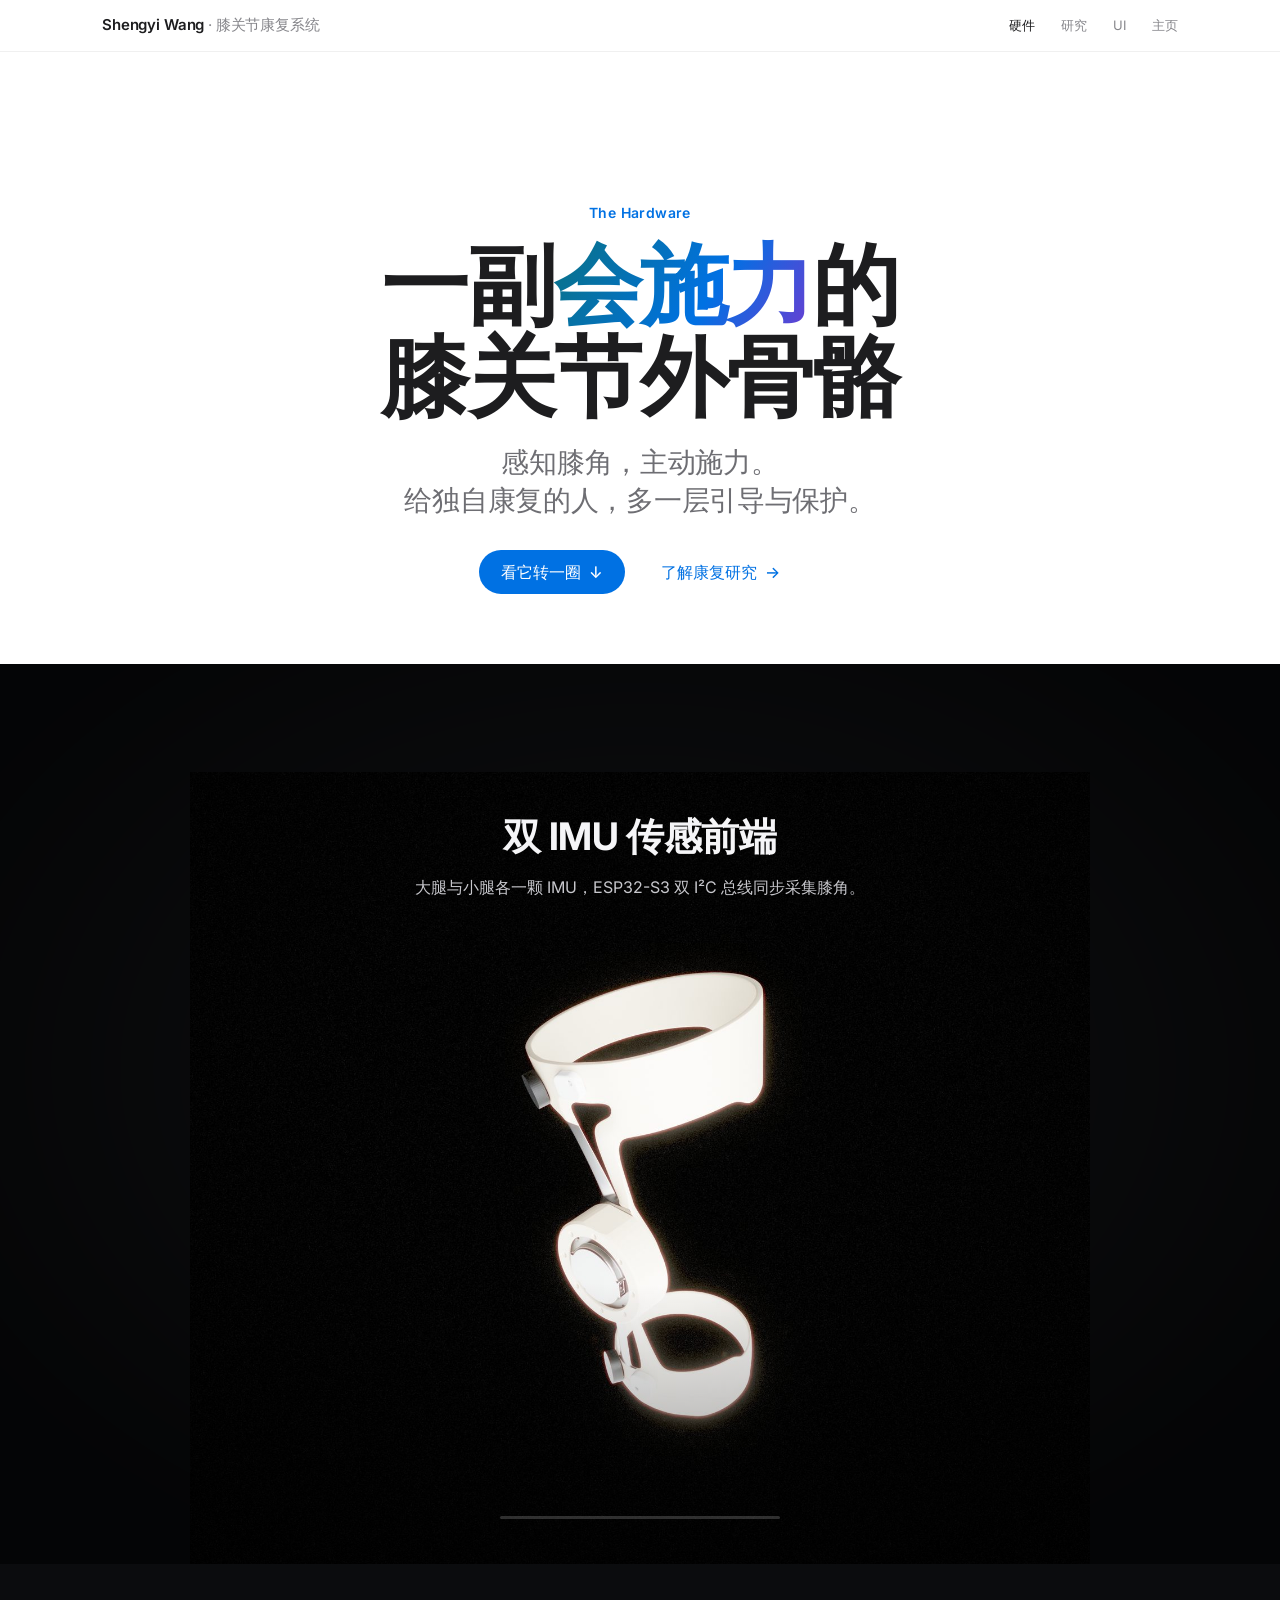
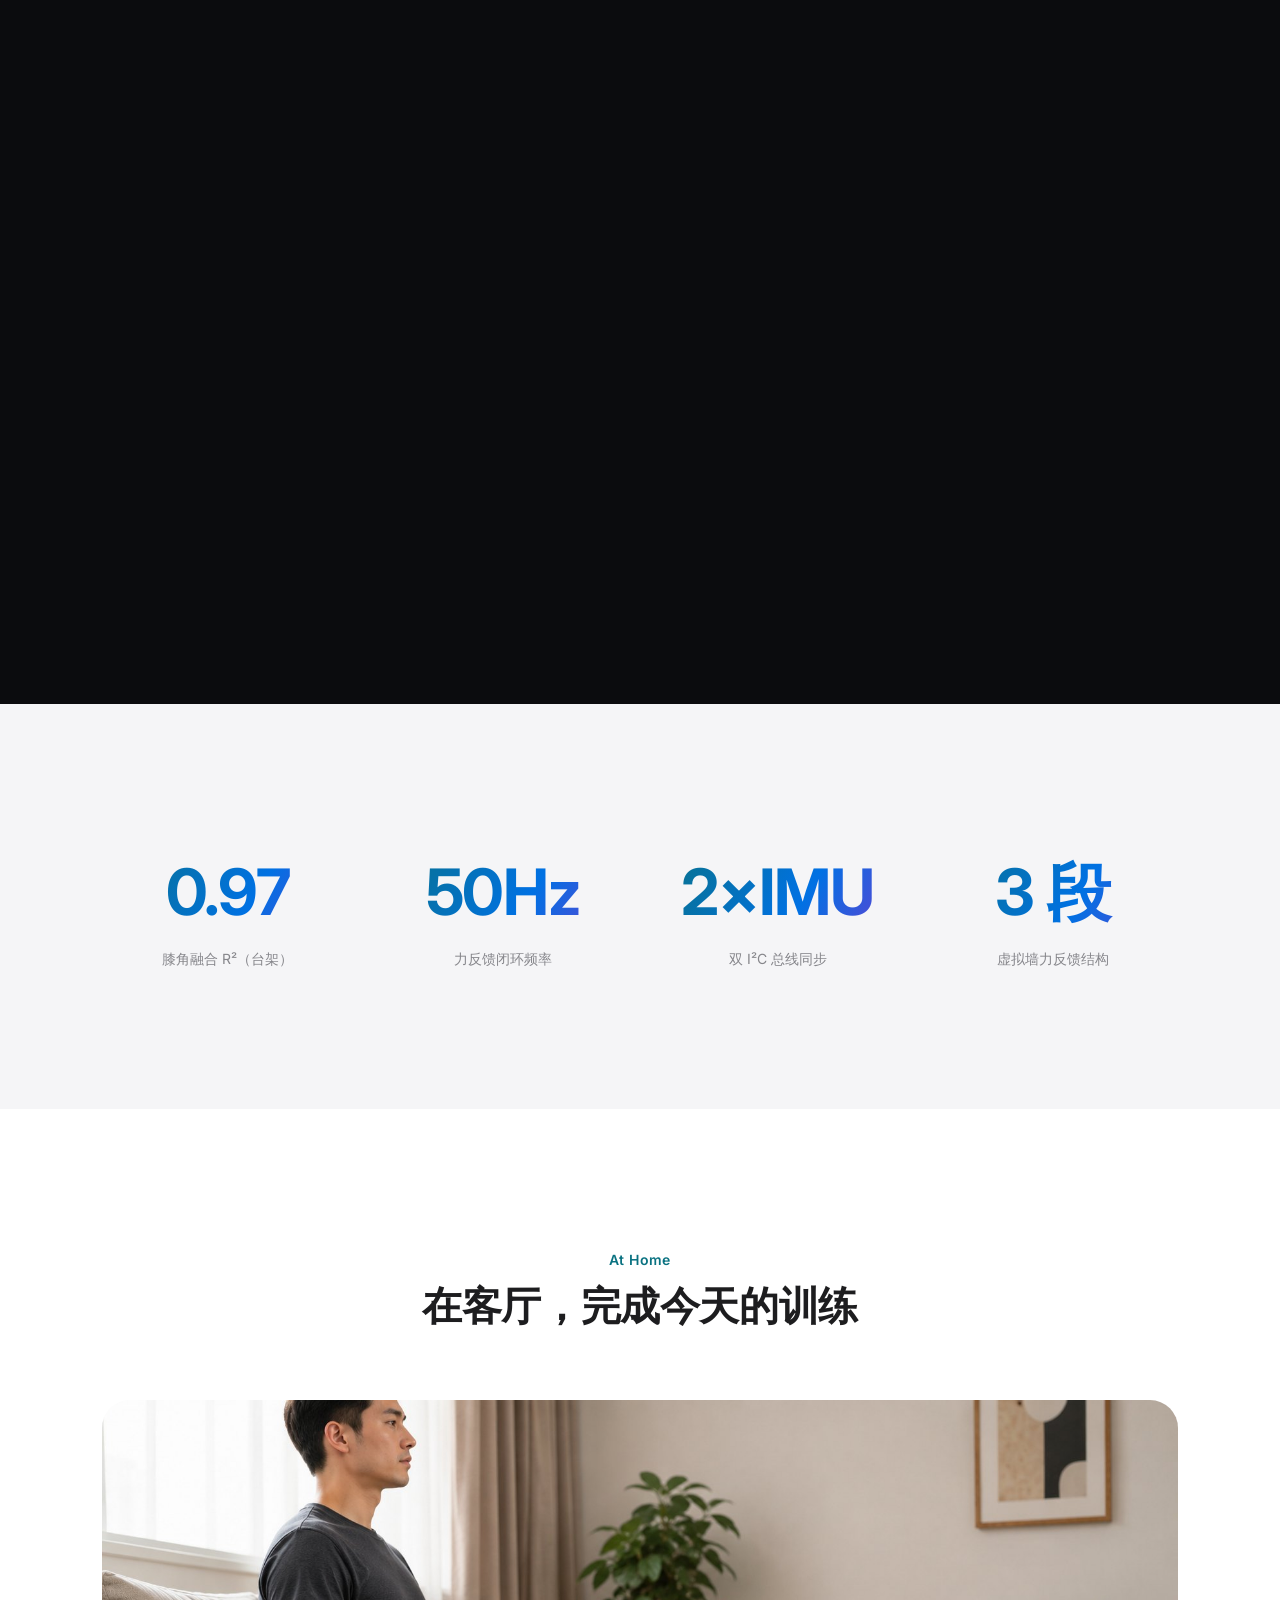
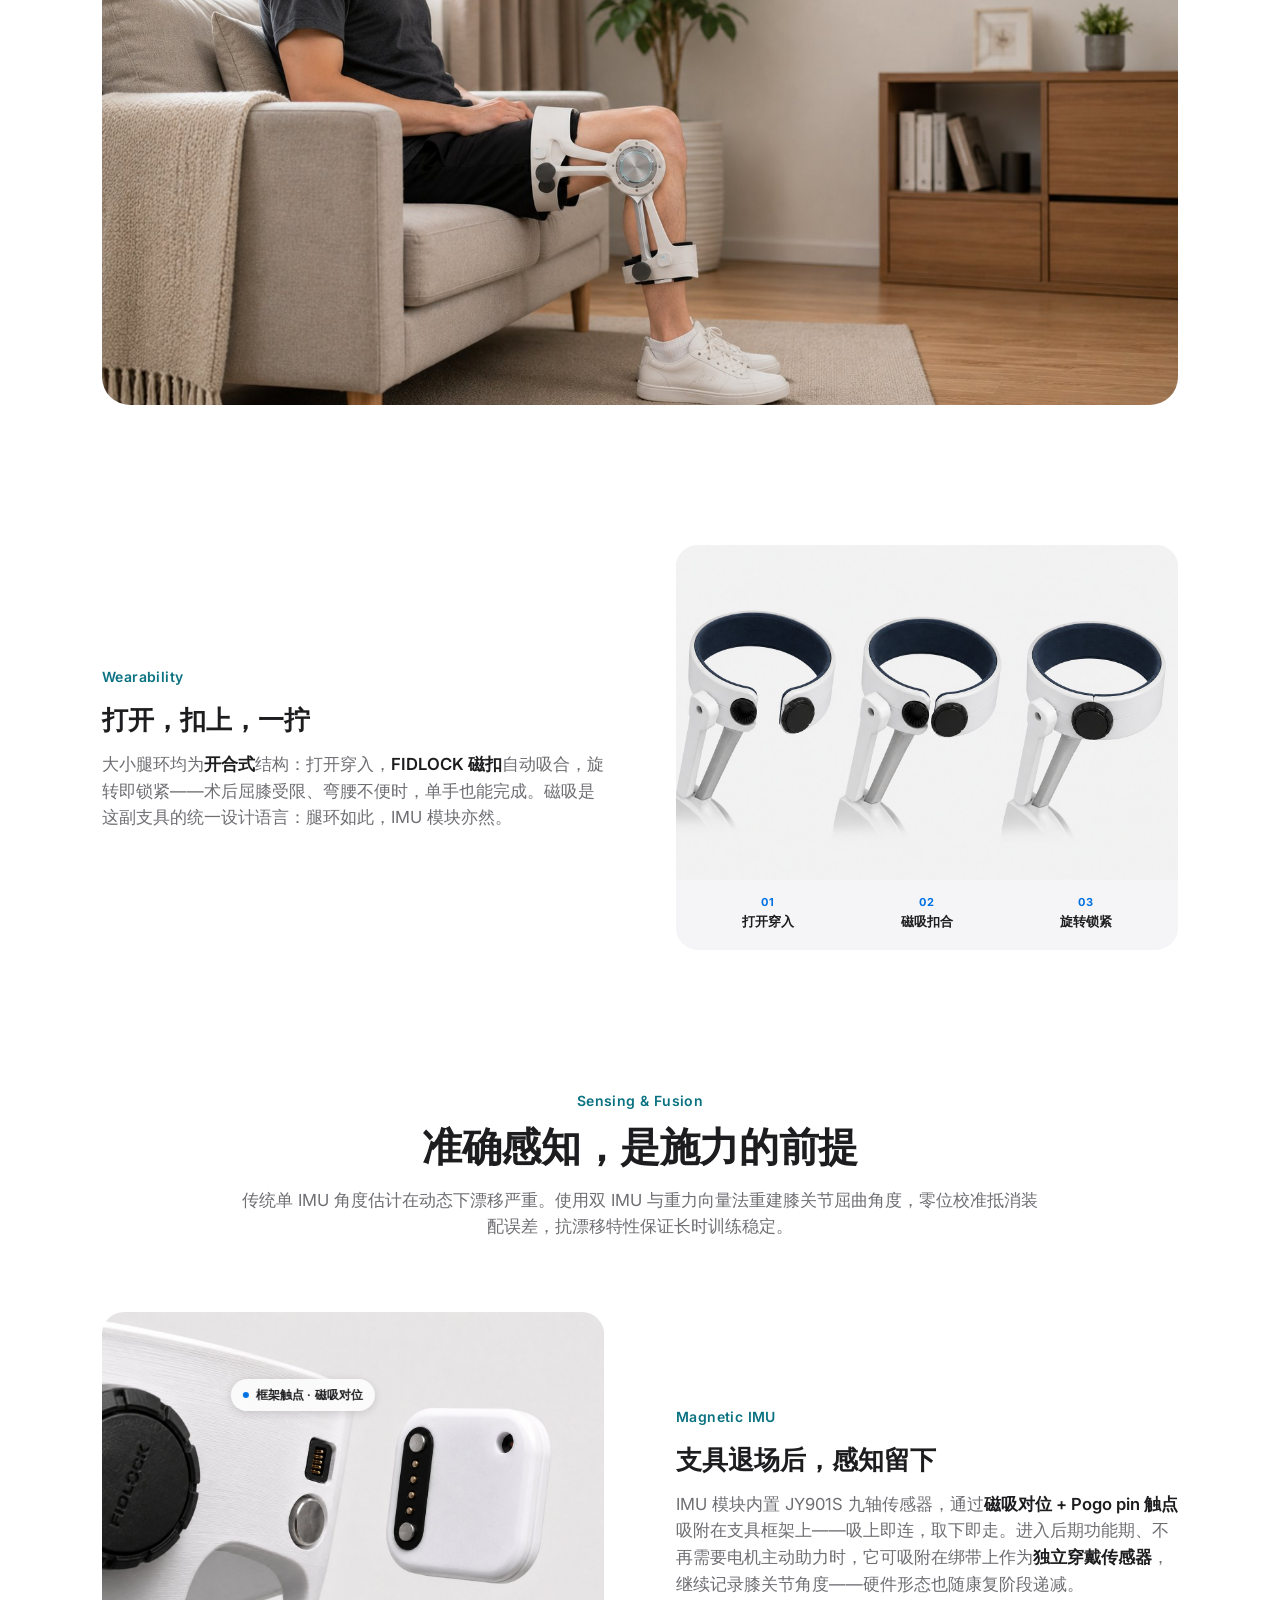
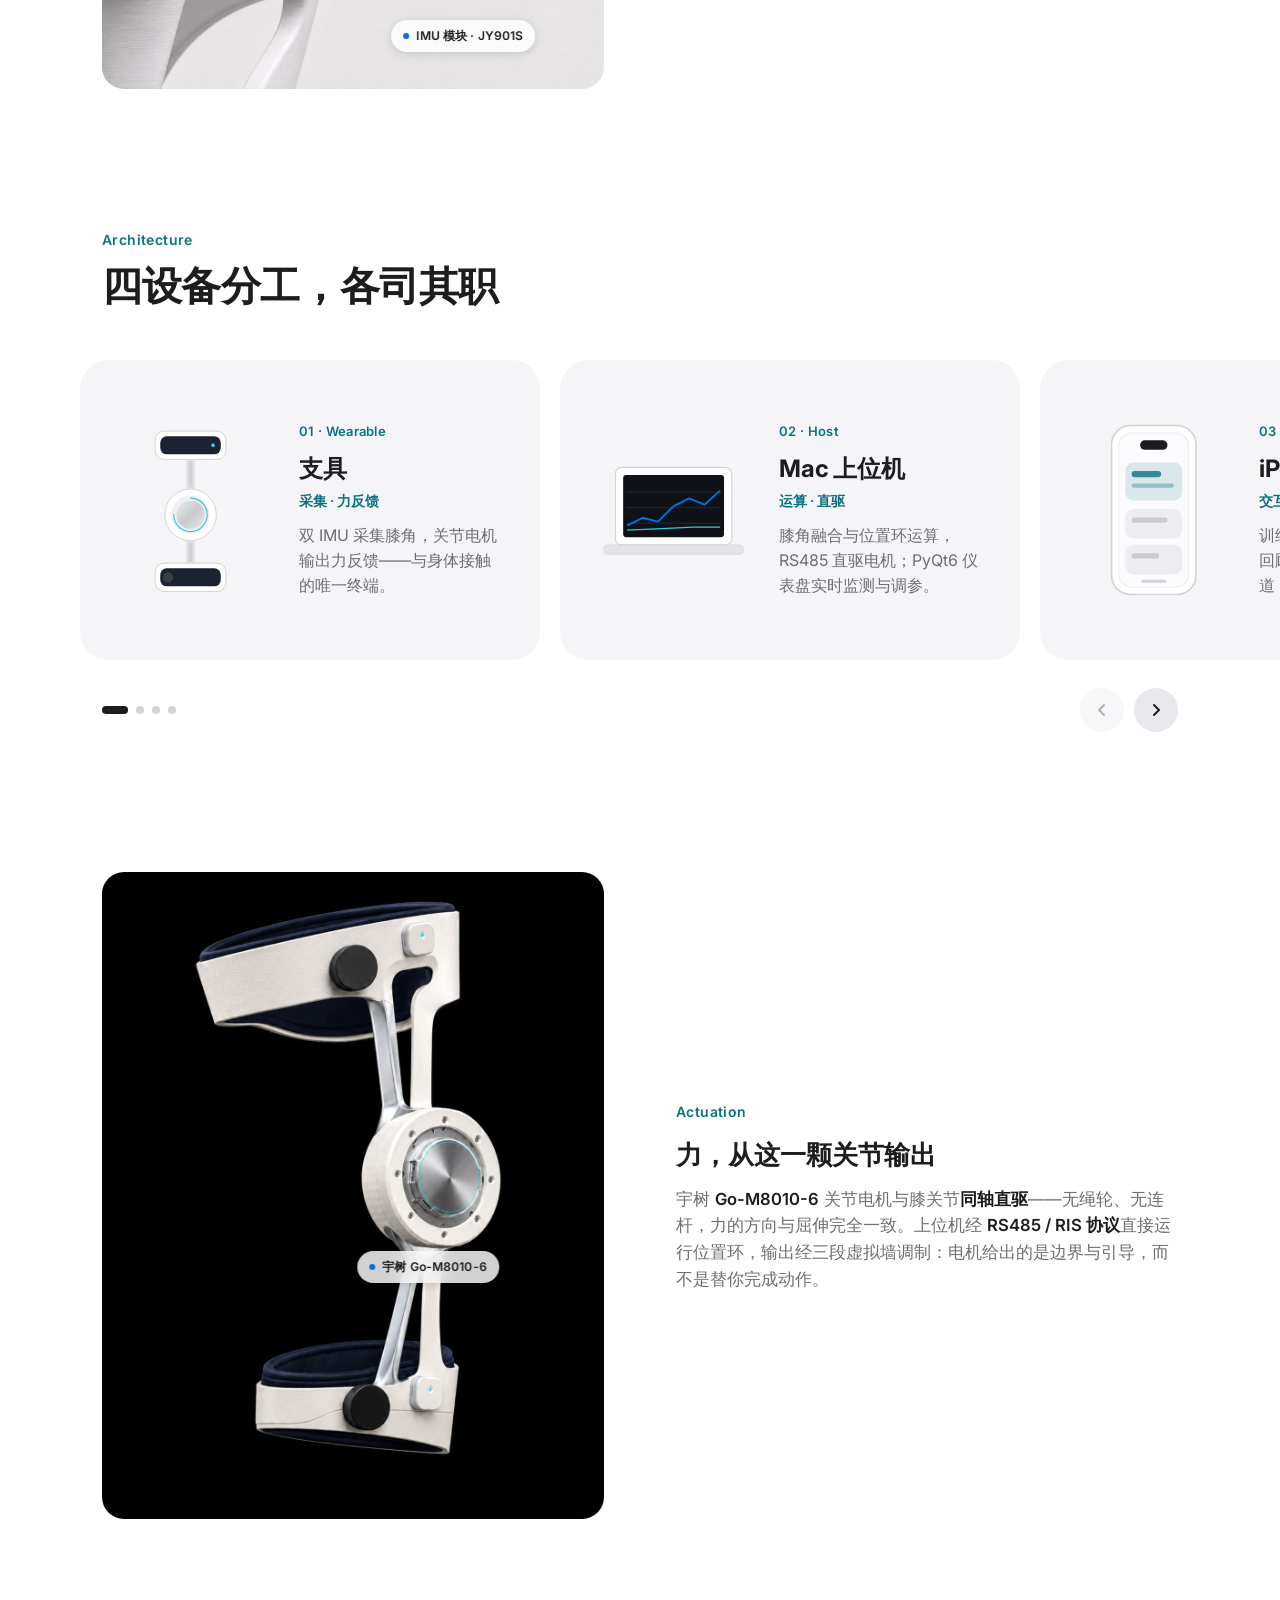
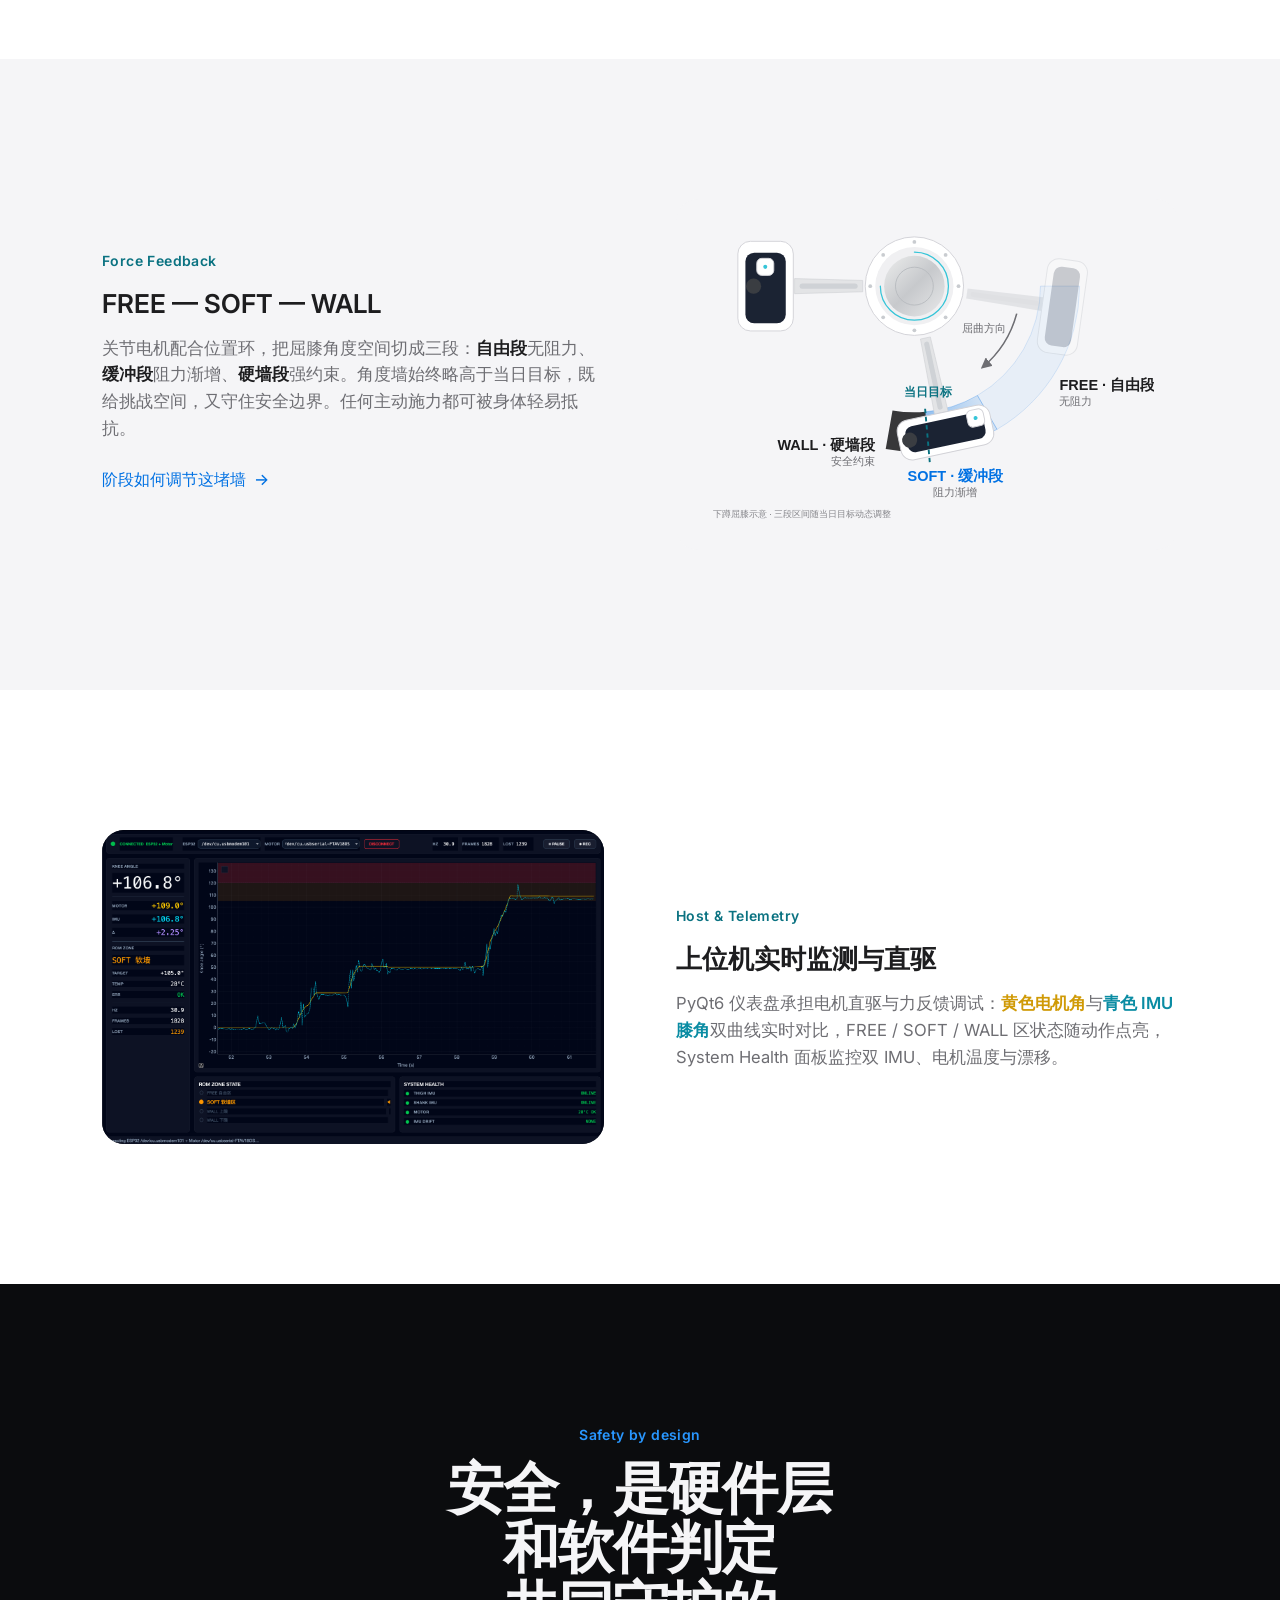
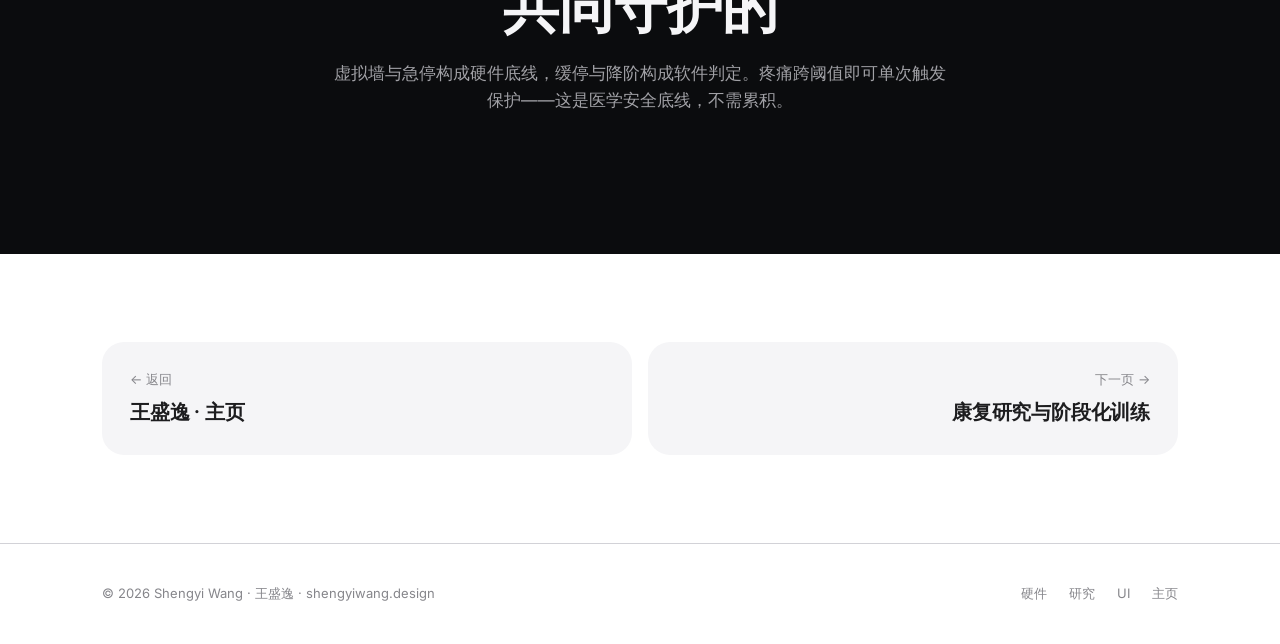
<file: projects/hardware.html>
<!DOCTYPE html>
<html lang="zh-CN">
<head>
  <meta charset="UTF-8" />
  <meta name="viewport" content="width=device-width, initial-scale=1.0" />
  <title>膝关节外骨骼 · 硬件 — 王盛逸 Shengyi Wang</title>
  <meta name="description" content="ACL 智能康复外骨骼的硬件系统：ESP32-S3 双 IMU 传感、重力向量法膝角融合、宇树关节电机直驱、FREE-SOFT-WALL 三段式虚拟墙力反馈。" />
  <link rel="preconnect" href="https://fonts.googleapis.com" />
  <link rel="preconnect" href="https://fonts.gstatic.com" crossorigin />
  <link href="https://fonts.googleapis.com/css2?family=Inter:wght@400;500;600;700&display=swap" rel="stylesheet" />
  <link rel="stylesheet" href="../assets/css/project.css?v=20260610" />
  <style>
    /* photo annotations */
    .annot { position: relative; }
    .annot__tag {
      position: absolute; transform: translate(-50%, -50%);
      display: inline-flex; align-items: center; gap: 7px;
      background: rgba(255,255,255,.82); -webkit-backdrop-filter: blur(10px); backdrop-filter: blur(10px);
      color: #1d1d1f; font-size: 12px; font-weight: 600; letter-spacing: .01em;
      padding: 7px 12px; border-radius: 999px; white-space: nowrap;
      box-shadow: 0 2px 10px rgba(0,0,0,.14);
    }
    .annot__tag i { width: 6px; height: 6px; border-radius: 50%; background: #0071e3; flex: none; }
    @media (max-width: 640px) { .annot__tag { font-size: 10px; padding: 5px 9px; } }
    /* step captions under fidlock photo */
    .figsteps { display: flex; padding: 14px 18px 18px; gap: 12px; }
    .figsteps div { flex: 1; text-align: center; }
    .figsteps .n { font-size: 11px; font-weight: 700; color: #0071e3; letter-spacing: .08em; }
    .figsteps .t { font-size: 13px; font-weight: 600; color: #1d1d1f; margin-top: 2px; }
  </style>
</head>
<body>

  <header class="nav">
    <div class="wrap nav__row">
      <a class="nav__brand" href="../index.html">Shengyi Wang<span class="nav__brand-sub"> · 膝关节康复系统</span></a>
      <nav class="nav__links">
        <a href="hardware.html" class="active">硬件</a>
        <a href="research.html">研究</a>
        <a href="ui.html">UI</a>
        <a href="../index.html">主页</a>
      </nav>
    </div>
  </header>

  <!-- INTRO -->
  <section class="wrap phero">
    <span class="t-eyebrow reveal">The Hardware</span>
    <h1 class="t-hero reveal">一副<span class="gradient-text">会施力</span>的<br />膝关节外骨骼</h1>
    <p class="t-lead reveal">感知膝角，主动施力。<br />给独自康复的人，多一层引导与保护。</p>
    <div class="phero__cta reveal">
      <a class="btn btn--blue" href="#tour">看它转一圈 <span class="chev">↓</span></a>
      <a class="btn btn--ghost" href="research.html">了解康复研究 <span class="chev">→</span></a>
    </div>
  </section>

  <!-- SCRUB: scroll-linked rotation -->
  <section class="scrub" id="tour"
           data-frames="60" data-dir="../assets/img/product-seq"
           data-prefix="frame_" data-pad="3" data-ext="jpg"
           data-offset-y="12" data-end-offset-x="-5">
    <div class="scrub__sticky">
      <div class="scrub__stage">
        <canvas></canvas>
        <div class="scrub__vignette"></div>
        <div class="scrub__notes">
          <div class="scrub__note on">
            <div class="n-t">双 IMU 传感前端</div>
            <div class="n-b">大腿与小腿各一颗 IMU，ESP32-S3 双 I²C 总线同步采集膝角。</div>
          </div>
          <div class="scrub__note">
            <div class="n-t">重力向量法膝角融合</div>
            <div class="n-b">零位校准 + 抗漂移，精度 R²≈0.97。</div>
          </div>
          <div class="scrub__note">
            <div class="n-t">关节电机直驱</div>
            <div class="n-b">宇树 Go-M8010-6，RS485 / RIS 协议，上位机直驱。</div>
          </div>
          <div class="scrub__note">
            <div class="n-t">三段式虚拟墙反馈</div>
            <div class="n-b">FREE — SOFT — WALL，50 Hz 闭环力反馈与安全急停。</div>
          </div>
        </div>
        <div class="scrub__bar"><i data-scrub-progress></i></div>
      </div>
    </div>
  </section>

  <!-- SPEC STATS -->
  <section class="section section--soft">
    <div class="wrap">
      <div class="statband">
        <div class="stat reveal"><div class="stat__n gradient-text">0.97</div><div class="stat__l">膝角融合 R²（台架）</div></div>
        <div class="stat reveal"><div class="stat__n gradient-text">50Hz</div><div class="stat__l">力反馈闭环频率</div></div>
        <div class="stat reveal"><div class="stat__n gradient-text">2×IMU</div><div class="stat__l">双 I²C 总线同步</div></div>
        <div class="stat reveal"><div class="stat__n gradient-text">3 段</div><div class="stat__l">虚拟墙力反馈结构</div></div>
      </div>
    </div>
  </section>

  <!-- SCENE: 家庭康复场景 -->
  <section class="section" style="padding-bottom:0">
    <div class="wrap">
      <div class="section__head reveal">
        <span class="t-eyebrow t-eyebrow--teal">At Home</span>
        <h2 class="t-h2">在客厅，完成今天的训练</h2>
      </div>
      <figure class="scene reveal">
        <img src="../assets/img/photo/scene-main.jpg" alt="用户坐在客厅沙发上，右腿佩戴膝关节外骨骼进行坐姿屈伸训练" />
      </figure>
    </div>
  </section>

  <!-- WEARABILITY: 开合腿环 + FIDLOCK -->
  <section class="section">
    <div class="wrap">
      <div class="feature feature--reverse">
        <div class="feature__media reveal">
          <img src="../assets/img/photo/fidlock-steps.jpg" alt="开合式腿环穿戴三步：打开穿入、FIDLOCK 磁吸扣合、旋转锁紧" />
          <div class="figsteps" aria-hidden="true">
            <div><div class="n">01</div><div class="t">打开穿入</div></div>
            <div><div class="n">02</div><div class="t">磁吸扣合</div></div>
            <div><div class="n">03</div><div class="t">旋转锁紧</div></div>
          </div>
        </div>
        <div class="feature__body reveal">
          <span class="t-eyebrow t-eyebrow--teal">Wearability</span>
          <h3 class="t-h3">打开，扣上，一拧</h3>
          <p class="t-body">大小腿环均为<strong>开合式</strong>结构：打开穿入，<strong>FIDLOCK 磁扣</strong>自动吸合，旋转即锁紧——术后屈膝受限、弯腰不便时，单手也能完成。磁吸是这副支具的统一设计语言：腿环如此，IMU 模块亦然。</p>
        </div>
      </div>
    </div>
  </section>

  <!-- FEATURE: sensing + fusion -->
  <section class="section" style="padding-top:0">
    <div class="wrap">
      <div class="section__head reveal">
        <span class="t-eyebrow t-eyebrow--teal">Sensing &amp; Fusion</span>
        <h2 class="t-h2">准确感知，是施力的前提</h2>
        <p class="t-body">传统单 IMU 角度估计在动态下漂移严重。使用双 IMU 与重力向量法重建膝关节屈曲角度，零位校准抵消装配误差，抗漂移特性保证长时训练稳定。</p>
      </div>
      <div class="feature" style="margin-bottom:clamp(72px, 11vw, 140px)">
        <div class="feature__media reveal annot">
          <img src="../assets/img/photo/imu-dock.jpg" alt="磁吸式 IMU 模块与支具框架上的对位触点：磁吸对位加 Pogo pin 触点，吸上即连，取下即走" />
          <span class="annot__tag" style="left:40%;top:22%"><i></i>框架触点 · 磁吸对位</span>
          <span class="annot__tag" style="left:72%;top:86%"><i></i>IMU 模块 · JY901S</span>
        </div>
        <div class="feature__body reveal">
          <span class="t-eyebrow t-eyebrow--teal">Magnetic IMU</span>
          <h3 class="t-h3">支具退场后，感知留下</h3>
          <p class="t-body">IMU 模块内置 JY901S 九轴传感器，通过<strong>磁吸对位 + Pogo pin 触点</strong>吸附在支具框架上——吸上即连，取下即走。进入后期功能期、不再需要电机主动助力时，它可吸附在绑带上作为<strong>独立穿戴传感器</strong>，继续记录膝关节角度——硬件形态也随康复阶段递减。</p>
        </div>
      </div>
      <div class="section__head reveal" style="margin-bottom:0;text-align:left;max-width:none">
        <span class="t-eyebrow t-eyebrow--teal">Architecture</span>
        <h2 class="t-h2">四设备分工，各司其职</h2>
      </div>
    </div>
    <div class="hl">
      <div class="hl__track" aria-label="四设备分工卡片，可左右滑动">

        <article class="hl-card hl-card--device reveal">
          <div class="hl-card__device">
            <svg viewBox="70 70 170 295" height="190" xmlns="http://www.w3.org/2000/svg" aria-hidden="true">
              <defs><linearGradient id="metalA" x1="0" y1="0" x2="1" y2="1">
                <stop offset="0" stop-color="#eceded"/><stop offset="0.5" stop-color="#c7c9cc"/><stop offset="1" stop-color="#e8e9ea"/>
              </linearGradient></defs>
              <rect x="95" y="95" width="110" height="44" rx="14" fill="#ffffff" stroke="#d2d2d7" stroke-width="1.5"/>
              <rect x="103" y="103" width="94" height="28" rx="10" fill="#1b2333"/>
              <circle cx="185" cy="117" r="3" fill="#36c5d8"/>
              <rect x="143" y="139" width="14" height="46" fill="#e3e4e6"/>
              <rect x="147" y="141" width="6" height="42" rx="3" fill="#cfd2d6"/>
              <circle cx="150" cy="225" r="40" fill="#ffffff" stroke="#d2d2d7" stroke-width="1.5"/>
              <circle cx="150" cy="225" r="30" fill="#f0f0f2"/>
              <circle cx="150" cy="225" r="22" fill="url(#metalA)"/>
              <circle cx="150" cy="225" r="26" fill="none" stroke="#36c5d8" stroke-width="1.8" stroke-dasharray="122 41" stroke-linecap="round" transform="rotate(-90 150 225)"/>
              <rect x="143" y="265" width="14" height="35" fill="#e3e4e6"/>
              <rect x="147" y="267" width="6" height="31" rx="3" fill="#cfd2d6"/>
              <rect x="95" y="300" width="110" height="44" rx="14" fill="#ffffff" stroke="#d2d2d7" stroke-width="1.5"/>
              <rect x="103" y="308" width="94" height="28" rx="10" fill="#1b2333"/>
              <circle cx="115" cy="322" r="8" fill="#3a3d42"/>
            </svg>
          </div>
          <div class="hl-card__info">
            <span class="hl-card__eyebrow">01 · Wearable</span>
            <h3 class="hl-card__name">支具</h3>
            <div class="hl-card__role">采集 · 力反馈</div>
            <p class="hl-card__body">双 IMU 采集膝角，关节电机输出力反馈——与身体接触的唯一终端。</p>
          </div>
        </article>

        <article class="hl-card hl-card--device reveal">
          <div class="hl-card__device">
            <svg viewBox="295 108 200 134" height="150" xmlns="http://www.w3.org/2000/svg" aria-hidden="true">
              <rect x="320" y="120" width="150" height="100" rx="8" fill="#ffffff" stroke="#d2d2d7" stroke-width="1.5"/>
              <rect x="330" y="130" width="130" height="80" rx="4" fill="#0e1217"/>
              <line x1="334" y1="152" x2="456" y2="152" stroke="#2a2f36" stroke-width="1"/>
              <line x1="334" y1="172" x2="456" y2="172" stroke="#2a2f36" stroke-width="1"/>
              <line x1="334" y1="192" x2="456" y2="192" stroke="#2a2f36" stroke-width="1"/>
              <polyline points="335,195 355,185 375,190 395,170 415,160 435,168 455,150" fill="none" stroke="#0071e3" stroke-width="2.5" stroke-linejoin="round"/>
              <polyline points="335,201 380,199 420,197 455,197" fill="none" stroke="#36c5d8" stroke-width="1.5"/>
              <rect x="305" y="220" width="180" height="12" rx="5" fill="#e3e4e6" stroke="#d2d2d7" stroke-width="0.8"/>
            </svg>
          </div>
          <div class="hl-card__info">
            <span class="hl-card__eyebrow">02 · Host</span>
            <h3 class="hl-card__name">Mac 上位机</h3>
            <div class="hl-card__role">运算 · 直驱</div>
            <p class="hl-card__body">膝角融合与位置环运算，RS485 直驱电机；PyQt6 仪表盘实时监测与调参。</p>
          </div>
        </article>

        <article class="hl-card hl-card--device reveal">
          <div class="hl-card__device">
            <svg viewBox="575 95 100 180" height="190" xmlns="http://www.w3.org/2000/svg" aria-hidden="true">
              <rect x="585" y="105" width="80" height="160" rx="18" fill="#ffffff" stroke="#d2d2d7" stroke-width="1.5"/>
              <rect x="592" y="112" width="66" height="146" rx="12" fill="#fbfbfd" stroke="#ececf1" stroke-width="1"/>
              <rect x="612" y="119" width="26" height="9" rx="4.5" fill="#1d1d1f"/>
              <rect x="598" y="140" width="54" height="36" rx="8" fill="#0a7281" fill-opacity="0.14"/>
              <rect x="604" y="148" width="28" height="6" rx="3" fill="#0a7281" fill-opacity="0.8"/>
              <rect x="604" y="160" width="40" height="4" rx="2" fill="#0a7281" fill-opacity="0.35"/>
              <rect x="598" y="184" width="54" height="28" rx="8" fill="#ececf1"/>
              <rect x="604" y="192" width="34" height="5" rx="2.5" fill="#c9ccd3"/>
              <rect x="598" y="218" width="54" height="28" rx="8" fill="#ececf1"/>
              <rect x="604" y="226" width="26" height="5" rx="2.5" fill="#c9ccd3"/>
              <rect x="613" y="251" width="24" height="3" rx="1.5" fill="#d2d2d7"/>
            </svg>
          </div>
          <div class="hl-card__info">
            <span class="hl-card__eyebrow">03 · Mobile</span>
            <h3 class="hl-card__name">iPhone</h3>
            <div class="hl-card__role">交互界面</div>
            <p class="hl-card__body">训练计划、阶段状态与总结回顾——屏幕作为反思通道，不在动作中打扰。</p>
          </div>
        </article>

        <article class="hl-card hl-card--device reveal">
          <div class="hl-card__device">
            <svg viewBox="765 88 112 184" height="190" xmlns="http://www.w3.org/2000/svg" aria-hidden="true">
              <path d="M796,125 L844,125 L838,98 L802,98 Z" fill="#e8e8ed"/>
              <path d="M796,235 L844,235 L838,262 L802,262 Z" fill="#e8e8ed"/>
              <rect x="780" y="125" width="80" height="110" rx="22" fill="#ffffff" stroke="#d2d2d7" stroke-width="1.5"/>
              <rect x="789" y="134" width="62" height="92" rx="16" fill="#0e1217"/>
              <rect x="860" y="158" width="6" height="20" rx="3" fill="#d2d2d7"/>
              <rect x="860" y="188" width="6" height="26" rx="3" fill="#e3e4e6"/>
              <path d="M816.5,174.6 A7,7 0 0 1 816.5,185.4" fill="none" stroke="#36c5d8" stroke-width="2.5" stroke-linecap="round"/>
              <path d="M821,169.3 A14,14 0 0 1 821,190.7" fill="none" stroke="#36c5d8" stroke-width="2.5" stroke-opacity="0.65" stroke-linecap="round"/>
              <path d="M825.5,163.9 A21,21 0 0 1 825.5,196.1" fill="none" stroke="#36c5d8" stroke-width="2.5" stroke-opacity="0.35" stroke-linecap="round"/>
            </svg>
          </div>
          <div class="hl-card__info">
            <span class="hl-card__eyebrow">04 · Watch</span>
            <h3 class="hl-card__name">Apple Watch</h3>
            <div class="hl-card__role">触觉提示</div>
            <p class="hl-card__body">训练中的轻触觉反馈——安全事件多通道冗余的一环。</p>
          </div>
        </article>

      </div>
      <div class="wrap hl__controls">
        <div class="hl__dots" aria-label="卡片位置指示"></div>
        <div class="hl__nav">
          <button class="hl__btn" data-dir="-1" aria-label="上一张">
            <svg width="16" height="16" viewBox="0 0 16 16" aria-hidden="true"><path d="M10 3L5 8l5 5" fill="none" stroke="currentColor" stroke-width="2" stroke-linecap="round" stroke-linejoin="round"/></svg>
          </button>
          <button class="hl__btn" data-dir="1" aria-label="下一张">
            <svg width="16" height="16" viewBox="0 0 16 16" aria-hidden="true"><path d="M6 3l5 5-5 5" fill="none" stroke="currentColor" stroke-width="2" stroke-linecap="round" stroke-linejoin="round"/></svg>
          </button>
        </div>
      </div>
    </div>
  </section>

  <!-- FEATURE: joint motor -->
  <section class="section" style="padding-top:0">
    <div class="wrap">
      <div class="feature">
        <div class="feature__media feature__media--dark reveal annot">
          <img src="../assets/img/photo/motor-joint.jpg" alt="膝关节外骨骼侧面：宇树 Go-M8010-6 关节电机与膝关节同轴安装，上下连接开合式腿环" />
          <span class="annot__tag" style="left:65%;top:61%"><i></i>宇树 Go-M8010-6</span>
        </div>
        <div class="feature__body reveal">
          <span class="t-eyebrow t-eyebrow--teal">Actuation</span>
          <h3 class="t-h3">力，从这一颗关节输出</h3>
          <p class="t-body">宇树 <strong>Go-M8010-6</strong> 关节电机与膝关节<strong>同轴直驱</strong>——无绳轮、无连杆，力的方向与屈伸完全一致。上位机经 <strong>RS485 / RIS 协议</strong>直接运行位置环，输出经三段虚拟墙调制：电机给出的是边界与引导，而不是替你完成动作。</p>
        </div>
      </div>
    </div>
  </section>

  <!-- FEATURE: virtual wall -->
  <section class="section section--soft">
    <div class="wrap">
      <div class="feature feature--reverse">
        <div class="feature__media reveal" style="padding:24px">
          <img src="../assets/img/diagrams/forcewall-zones.svg" alt="FREE-SOFT-WALL 三段式虚拟墙工作原理：坐姿伸膝时，小腿经过自由段、缓冲段，被硬墙段安全约束" />
        </div>
        <div class="feature__body reveal">
          <span class="t-eyebrow t-eyebrow--teal">Force Feedback</span>
          <h3 class="t-h3">FREE — SOFT — WALL</h3>
          <p class="t-body">关节电机配合位置环，把屈膝角度空间切成三段：<strong>自由段</strong>无阻力、<strong>缓冲段</strong>阻力渐增、<strong>硬墙段</strong>强约束。角度墙始终略高于当日目标，既给挑战空间，又守住安全边界。任何主动施力都可被身体轻易抵抗。</p>
          <a class="btn btn--ghost" href="research.html" style="padding-left:0">阶段如何调节这堵墙 <span class="chev">→</span></a>
        </div>
      </div>
    </div>
  </section>

  <!-- FEATURE: host dashboard -->
  <section class="section">
    <div class="wrap">
      <div class="feature">
        <div class="feature__media feature__media--dark reveal">
          <img src="../assets/img/ui/host-dashboard-solo.png" alt="PyQt6 上位机实时监测仪表盘：电机角与 IMU 膝角双曲线、ROM 区状态与系统健康面板" />
        </div>
        <div class="feature__body reveal">
          <span class="t-eyebrow t-eyebrow--teal">Host &amp; Telemetry</span>
          <h3 class="t-h3">上位机实时监测与直驱</h3>
          <p class="t-body">PyQt6 仪表盘承担电机直驱与力反馈调试：<strong style="color:#d09a06">黄色电机角</strong>与<strong style="color:#0a8ca3">青色 IMU 膝角</strong>双曲线实时对比，FREE / SOFT / WALL 区状态随动作点亮，System Health 面板监控双 IMU、电机温度与漂移。</p>
        </div>
      </div>
    </div>
  </section>

  <!-- SAFETY (dark) -->
  <section class="section section--dark">
    <div class="narrow center">
      <span class="t-eyebrow reveal" style="display:block;margin-bottom:14px">Safety by design</span>
      <h2 class="t-h1 reveal">安全，是硬件层<br />和软件判定<br />共同守护的</h2>
      <p class="t-body reveal" style="max-width:620px;margin:22px auto 0">虚拟墙与急停构成硬件底线，缓停与降阶构成软件判定。疼痛跨阈值即可单次触发保护——这是医学安全底线，不需累积。</p>
    </div>
  </section>

  <!-- PAGER -->
  <section class="section--tight">
    <div class="wrap">
      <div class="pager">
        <a class="prev" href="../index.html"><div class="dir">← 返回</div><div class="ttl">王盛逸 · 主页</div></a>
        <a class="next" href="research.html"><div class="dir">下一页 →</div><div class="ttl">康复研究与阶段化训练</div></a>
      </div>
    </div>
  </section>

  <footer class="pfooter">
    <div class="wrap pfooter__row">
      <div>© 2026 Shengyi Wang · 王盛逸 · shengyiwang.design</div>
      <nav class="pfooter__nav">
        <a href="hardware.html">硬件</a><a href="research.html">研究</a><a href="ui.html">UI</a><a href="../index.html">主页</a>
      </nav>
    </div>
  </footer>

  <script src="../assets/js/scrubber.js?v=20260605c" defer></script>
  <script src="../assets/js/project.js?v=20260610" defer></script>
</body>
</html>
</file>
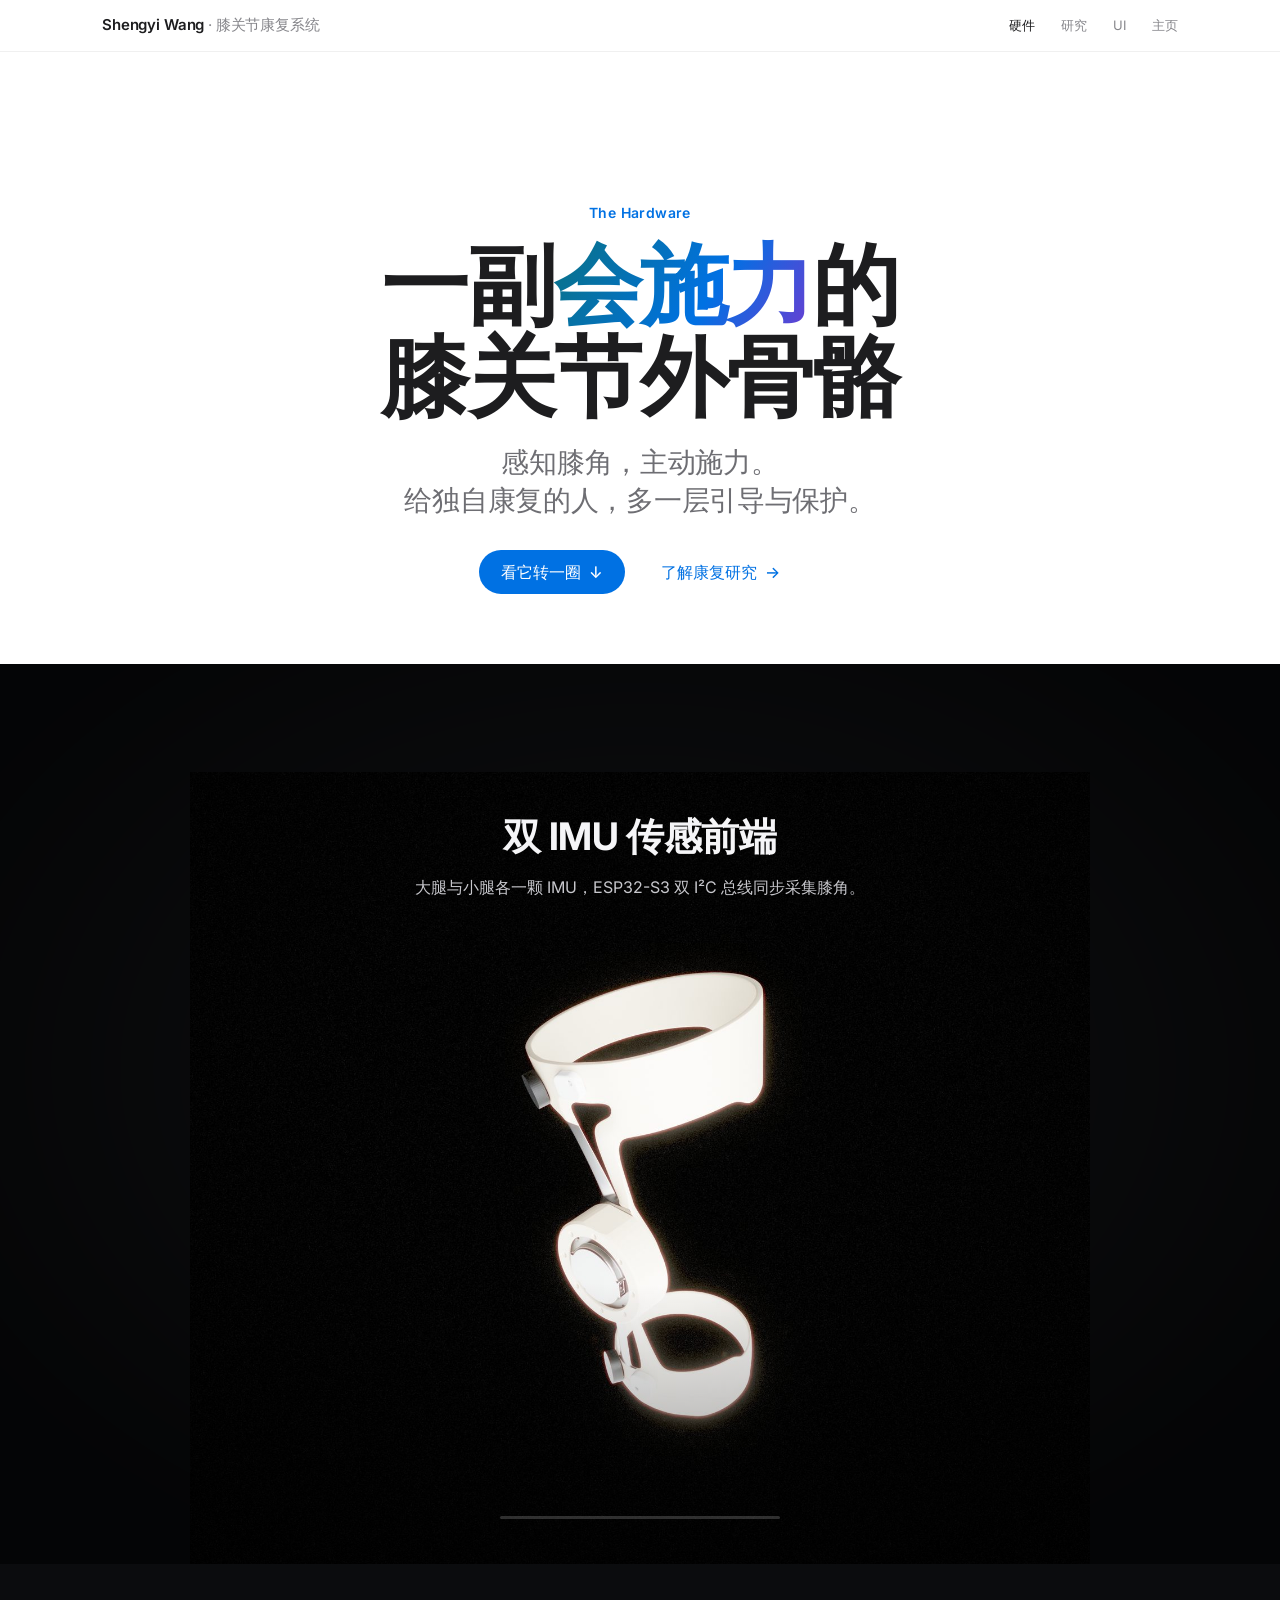
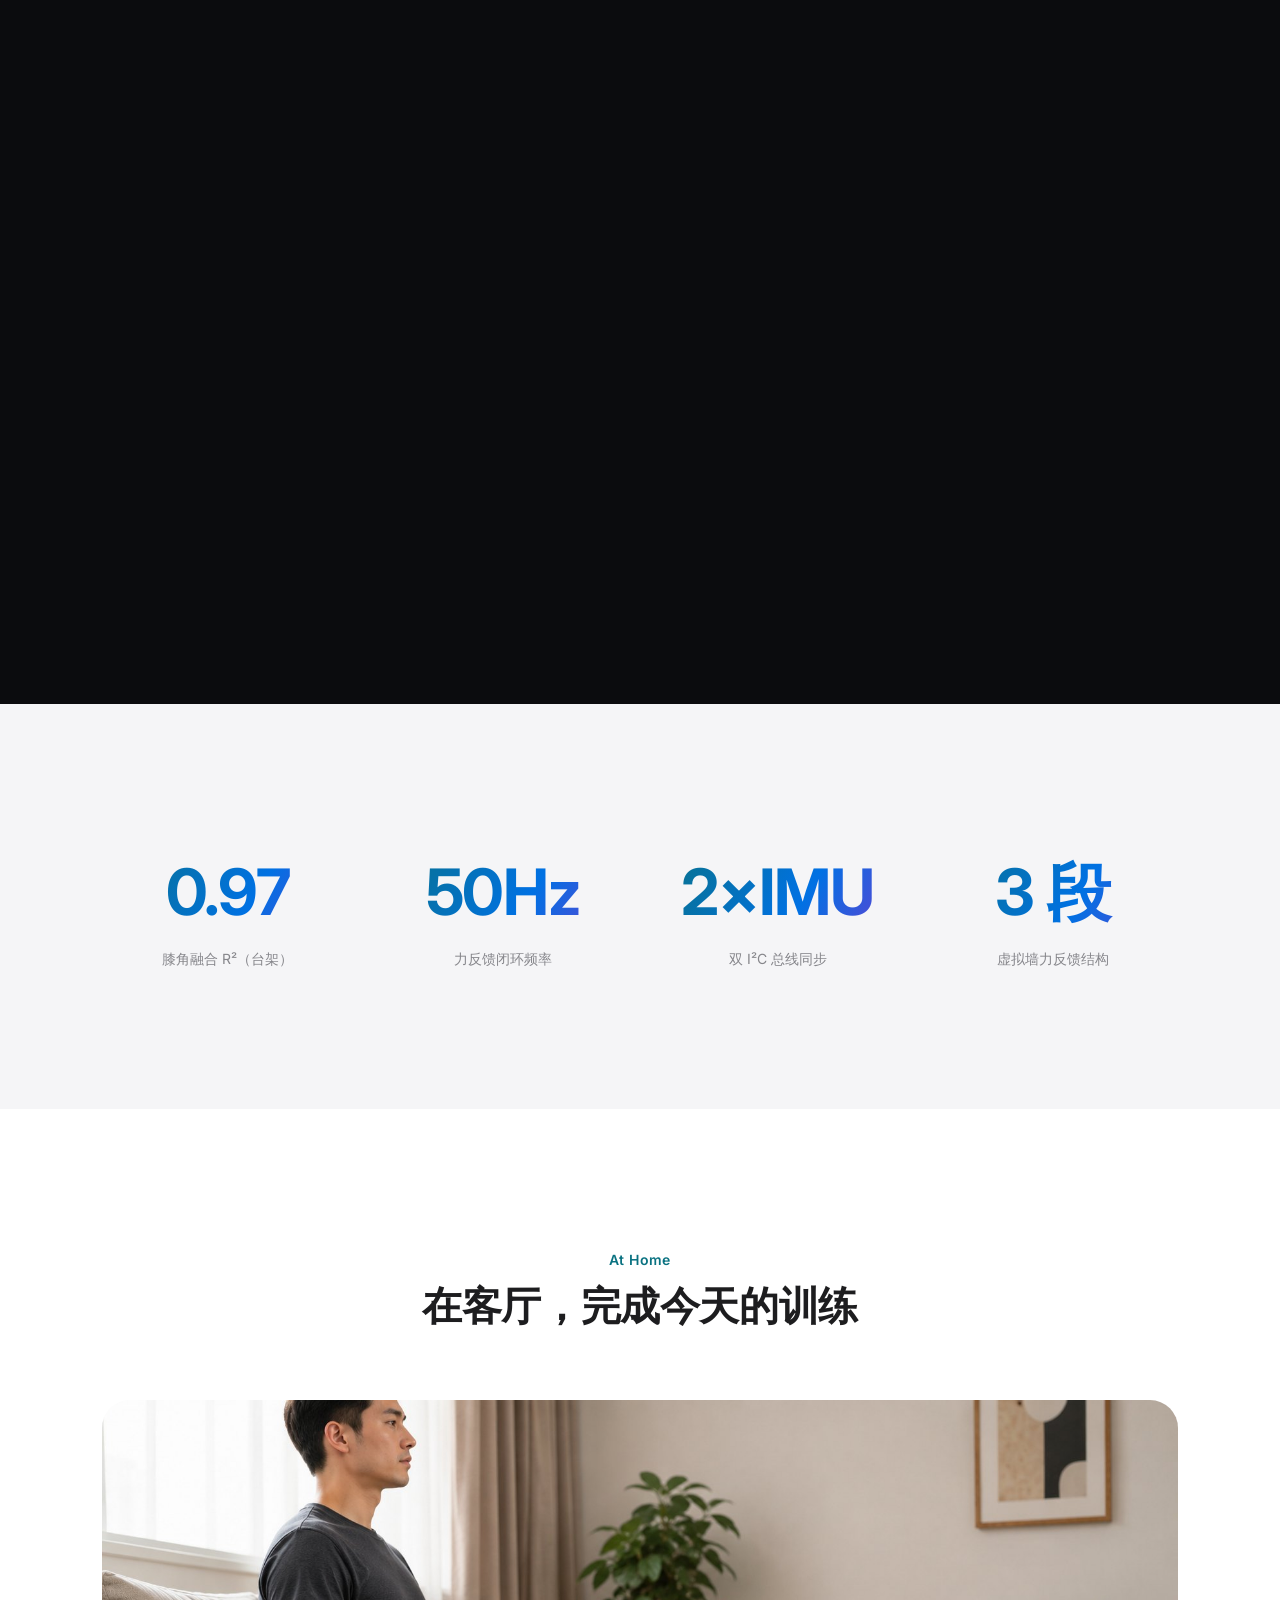
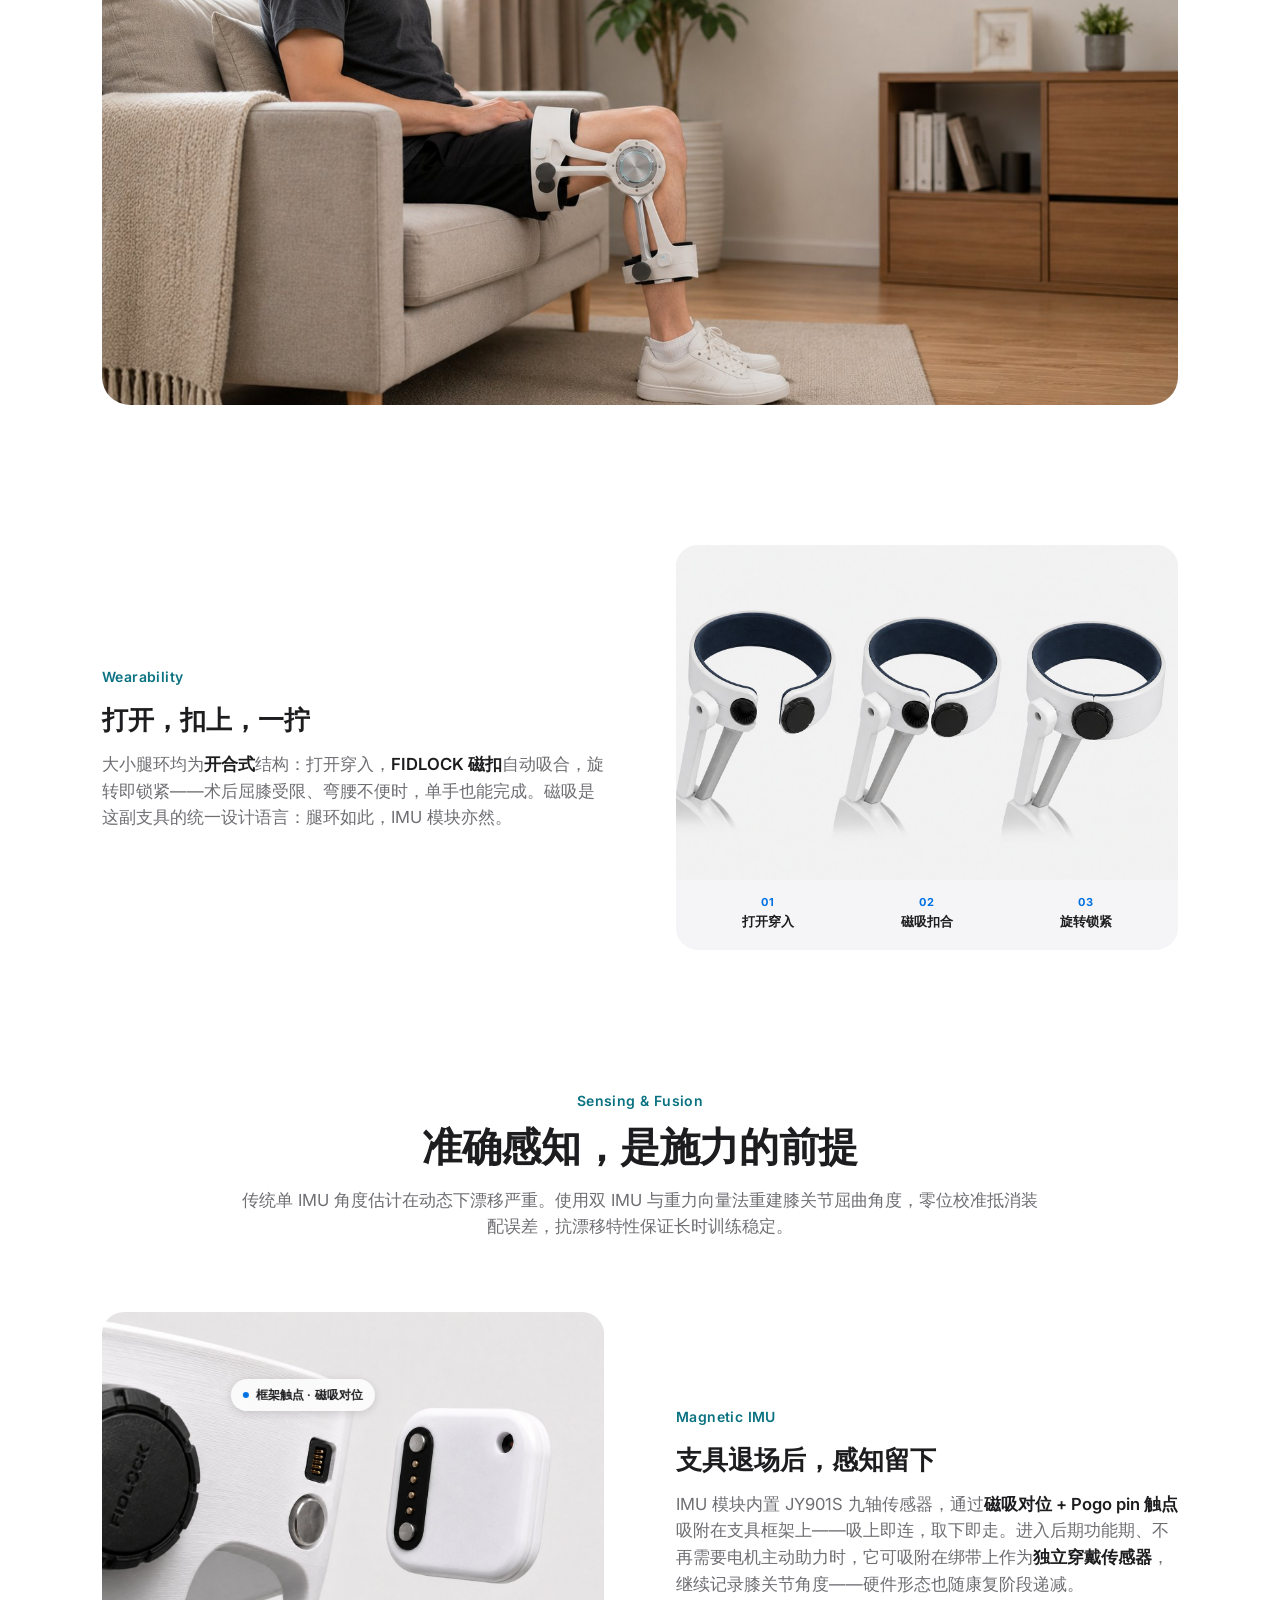
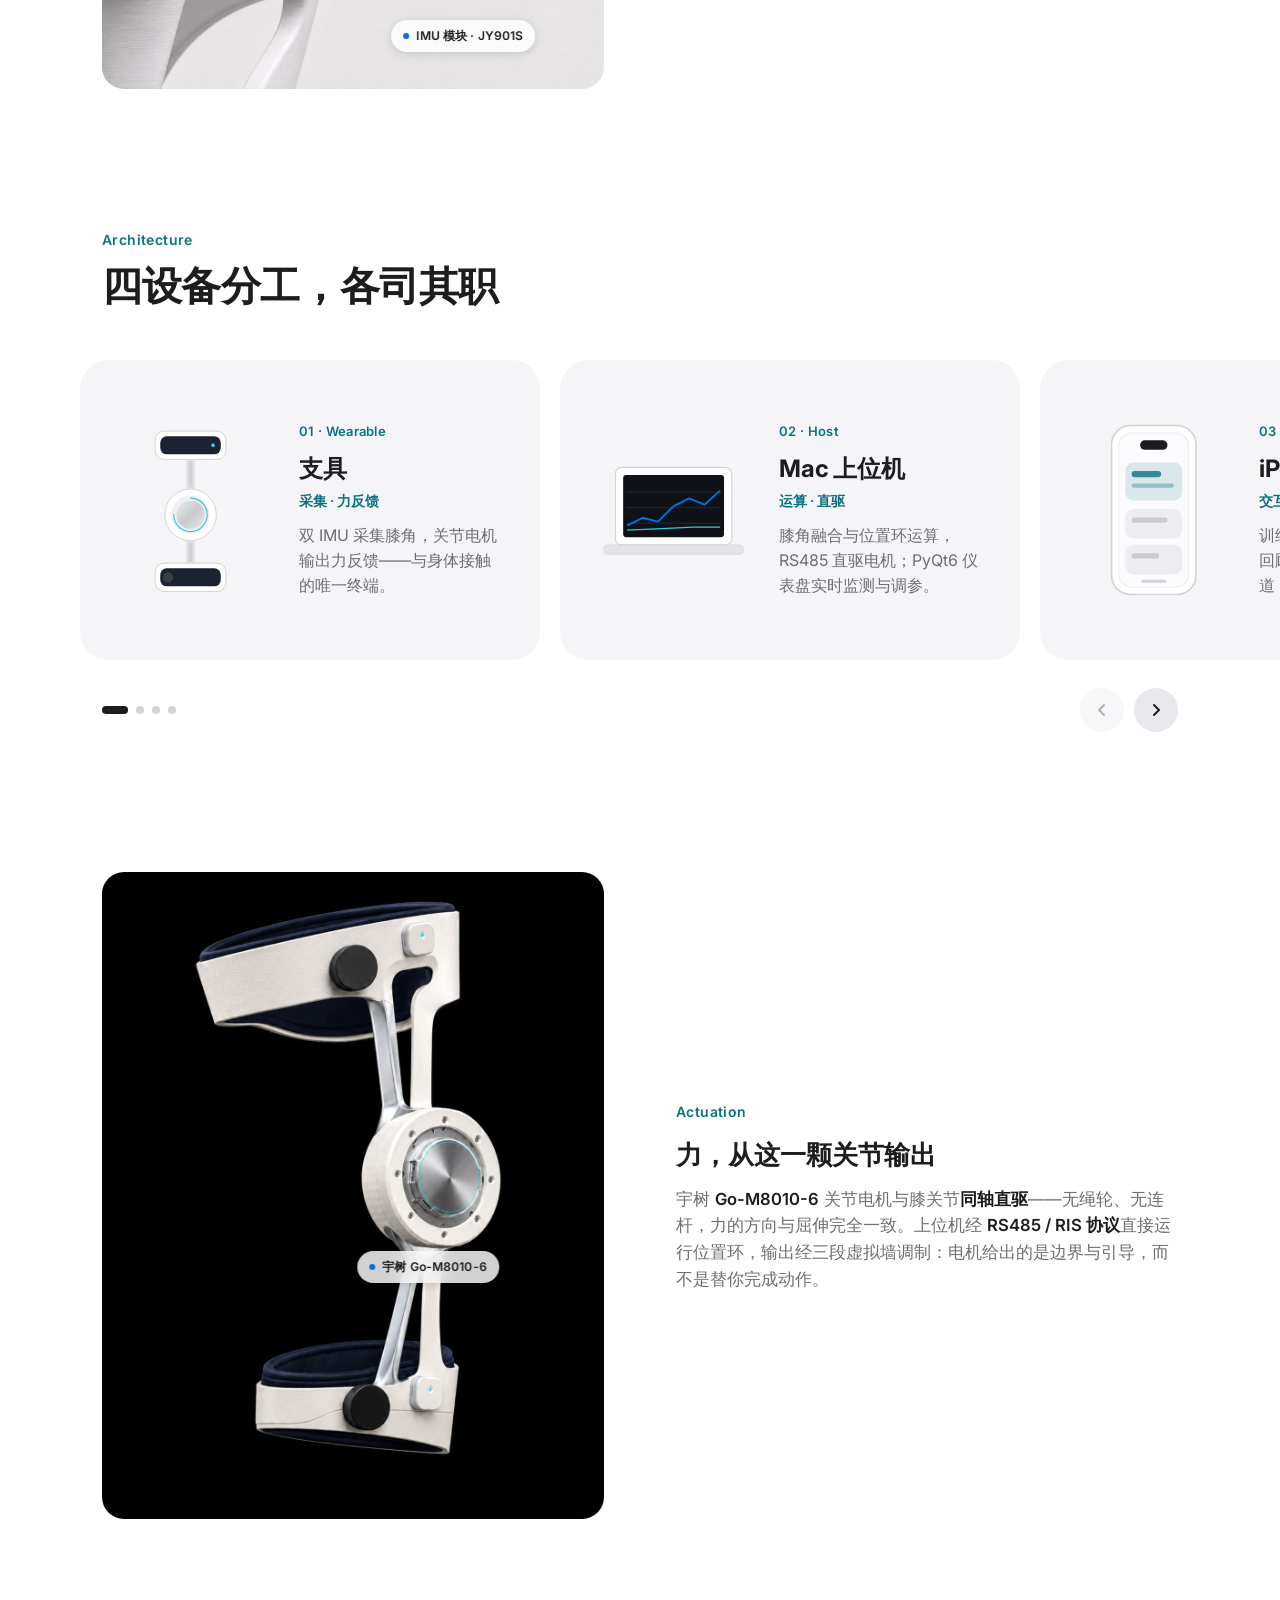
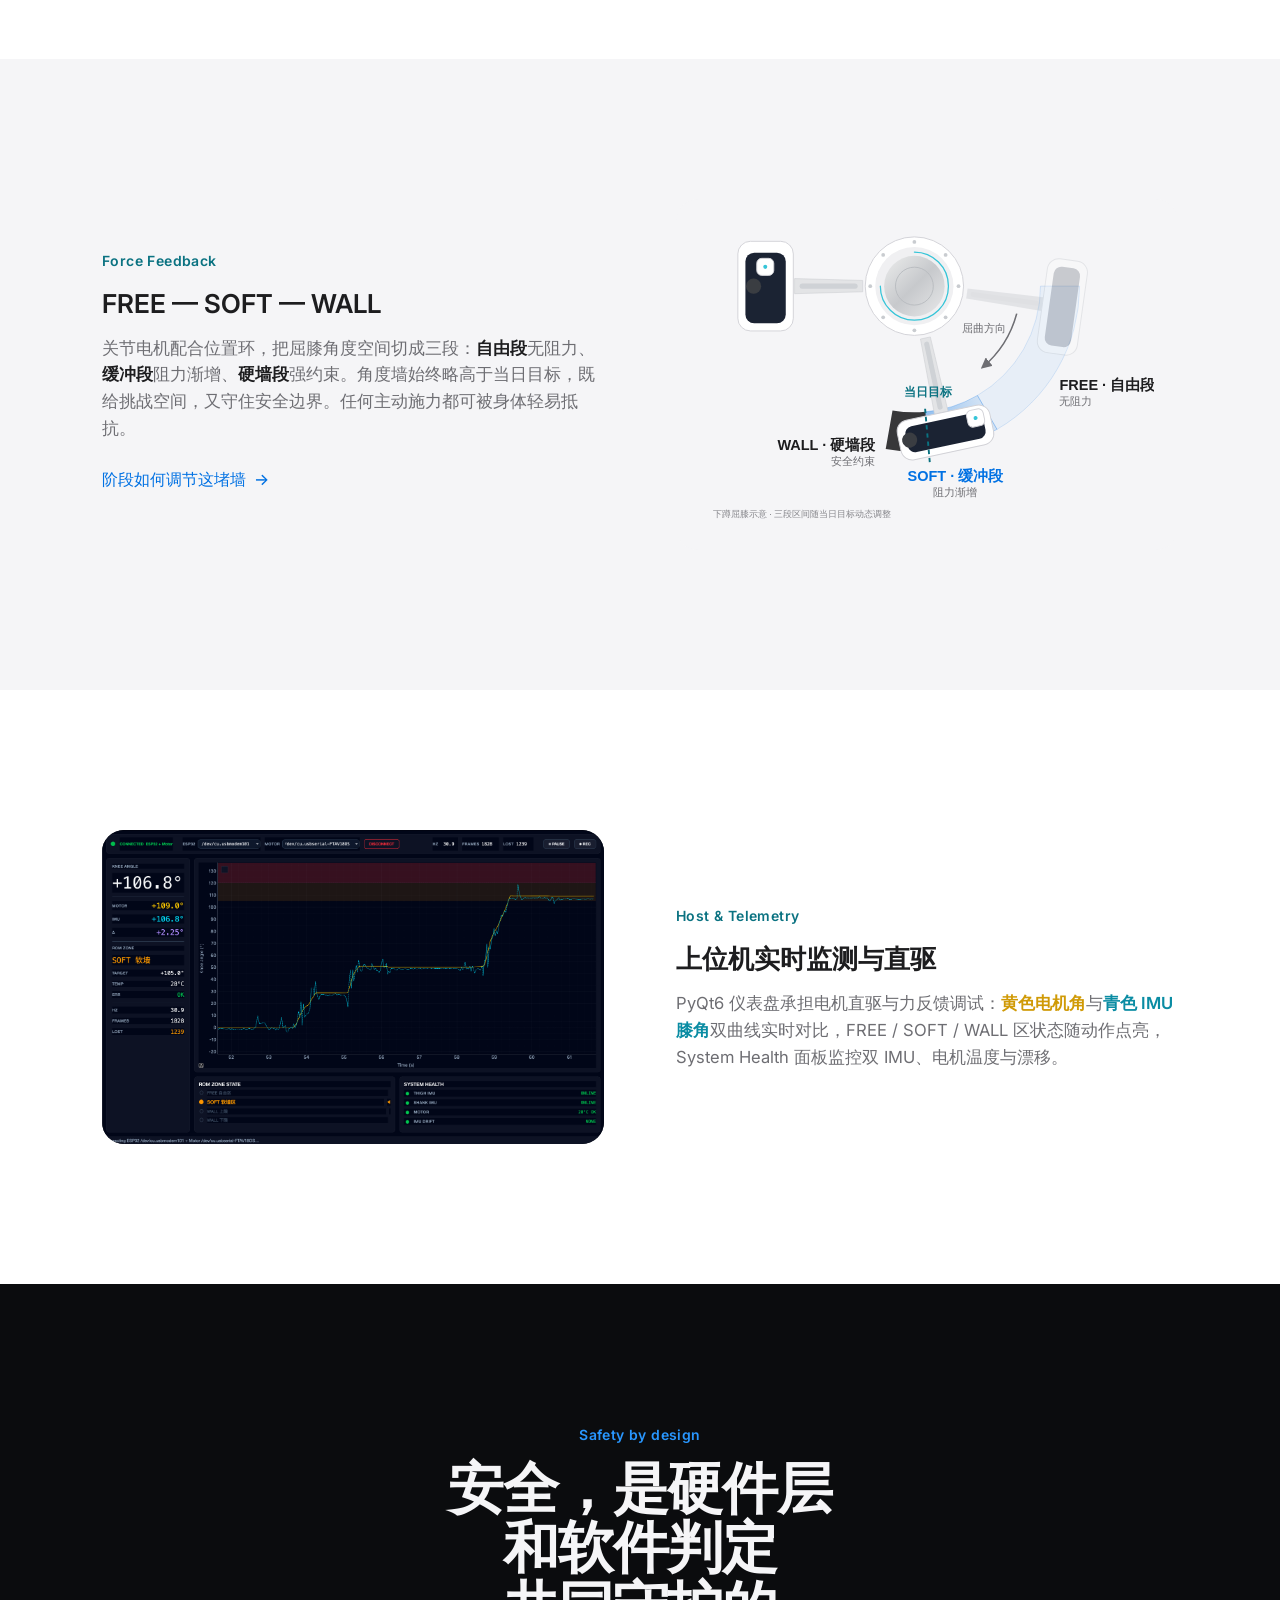
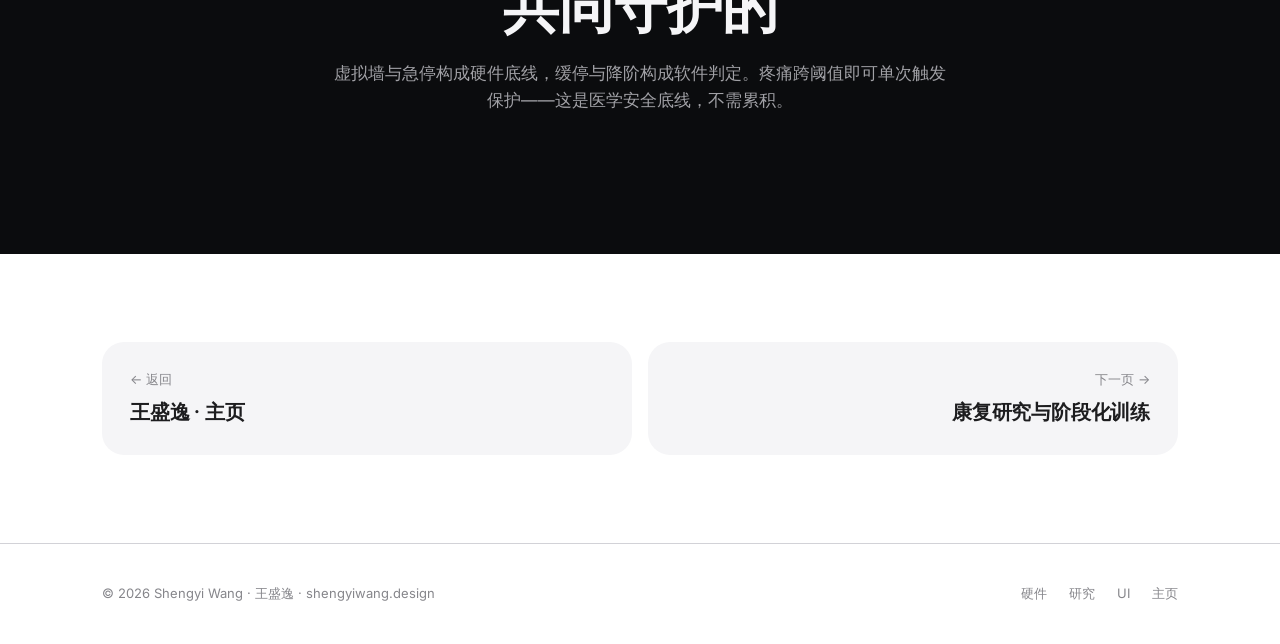
<file: projects/knee.html>
<!DOCTYPE html>
<html lang="zh-CN">
<head>
  <meta charset="UTF-8" />
  <meta http-equiv="refresh" content="0; url=hardware.html" />
  <link rel="canonical" href="hardware.html" />
  <title>跳转中…</title>
</head>
<body>
  <p>项目页已拆分。正在跳转到 <a href="hardware.html">硬件页</a>…</p>
  <script>location.replace('hardware.html');</script>
</body>
</html>
</file>
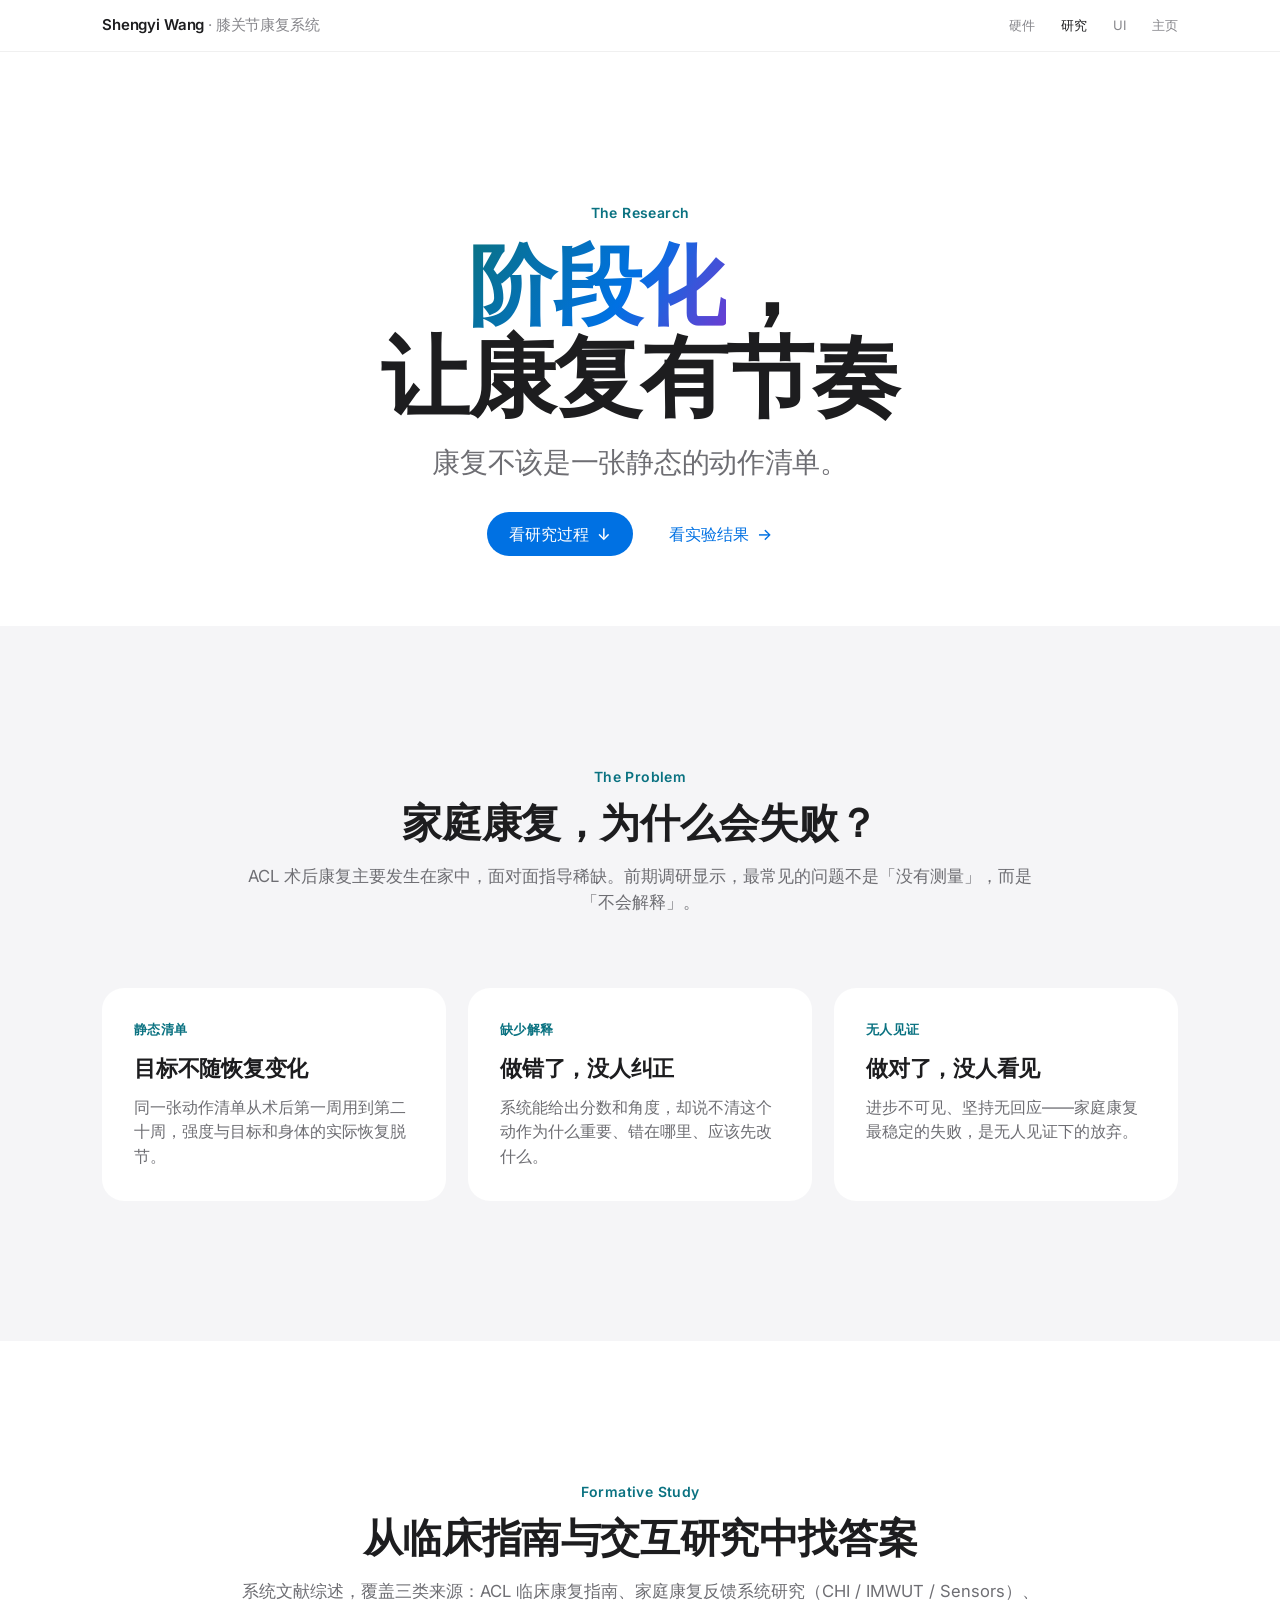
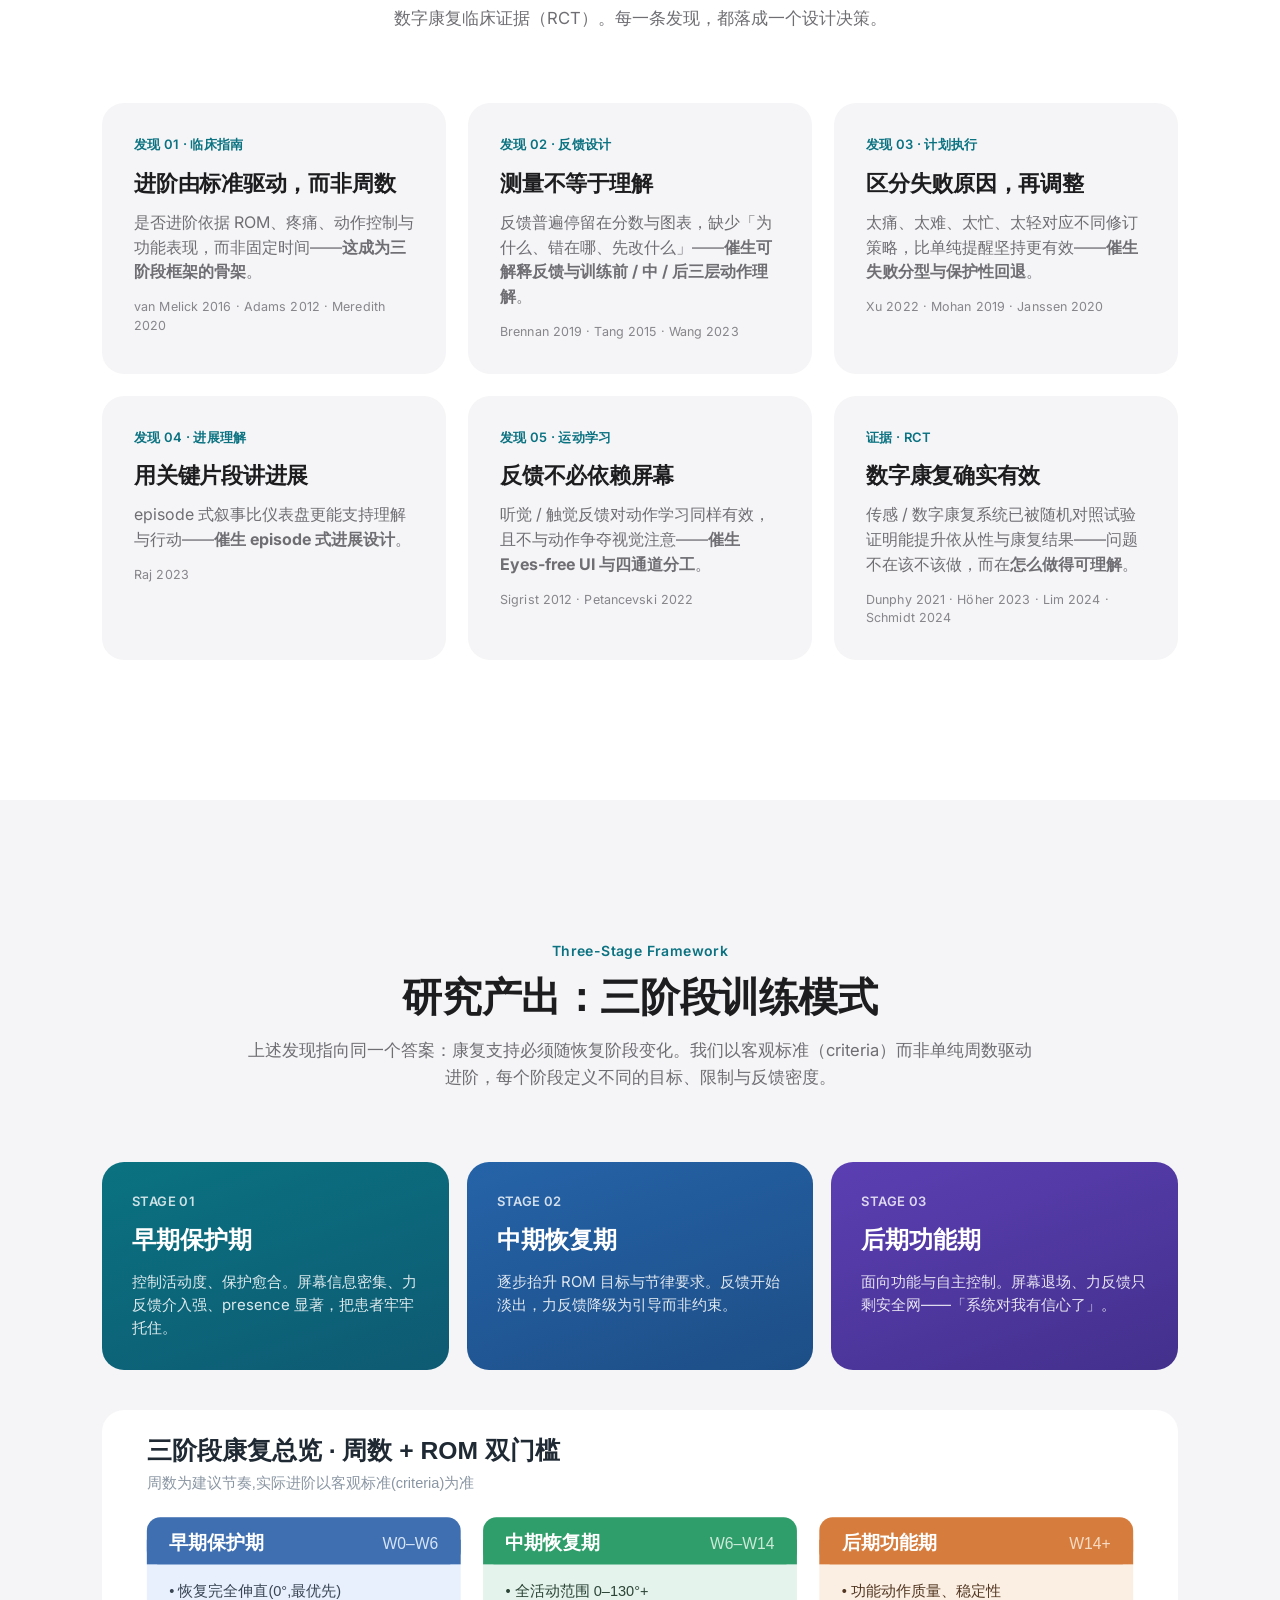
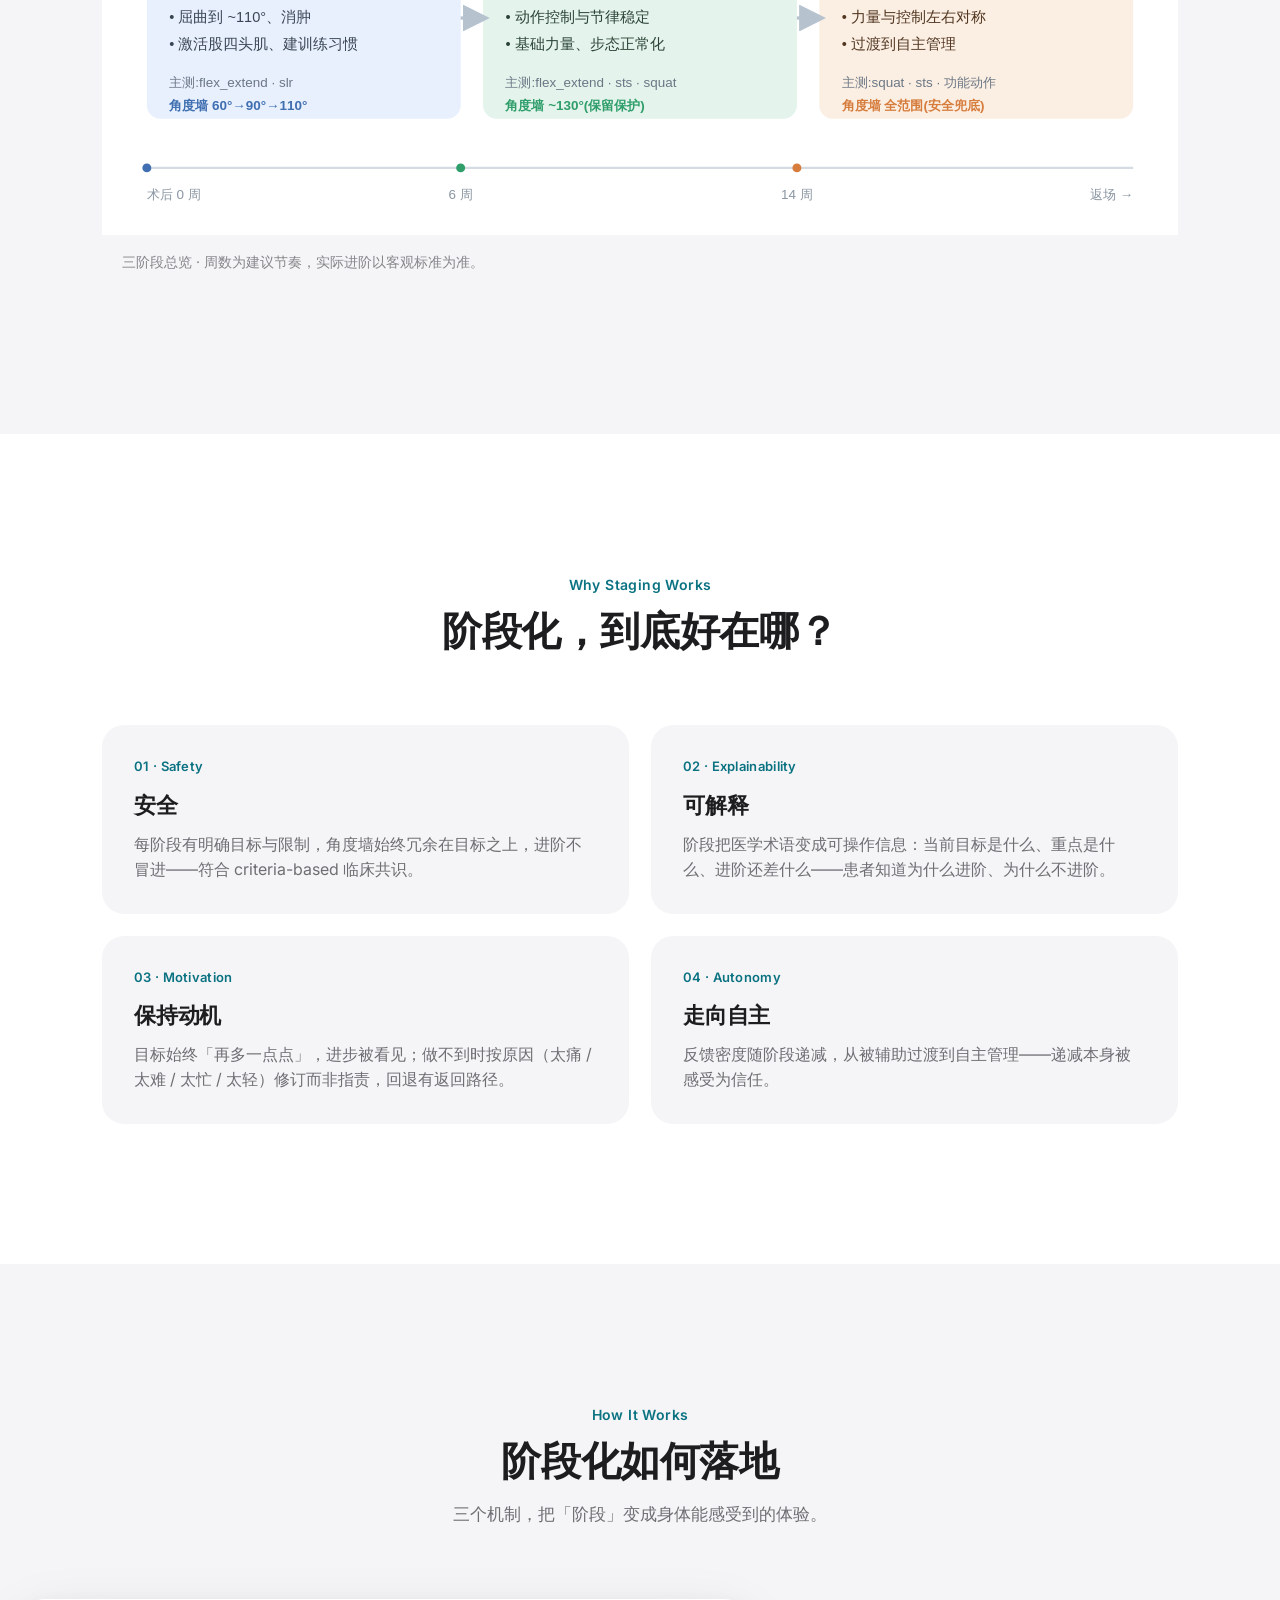
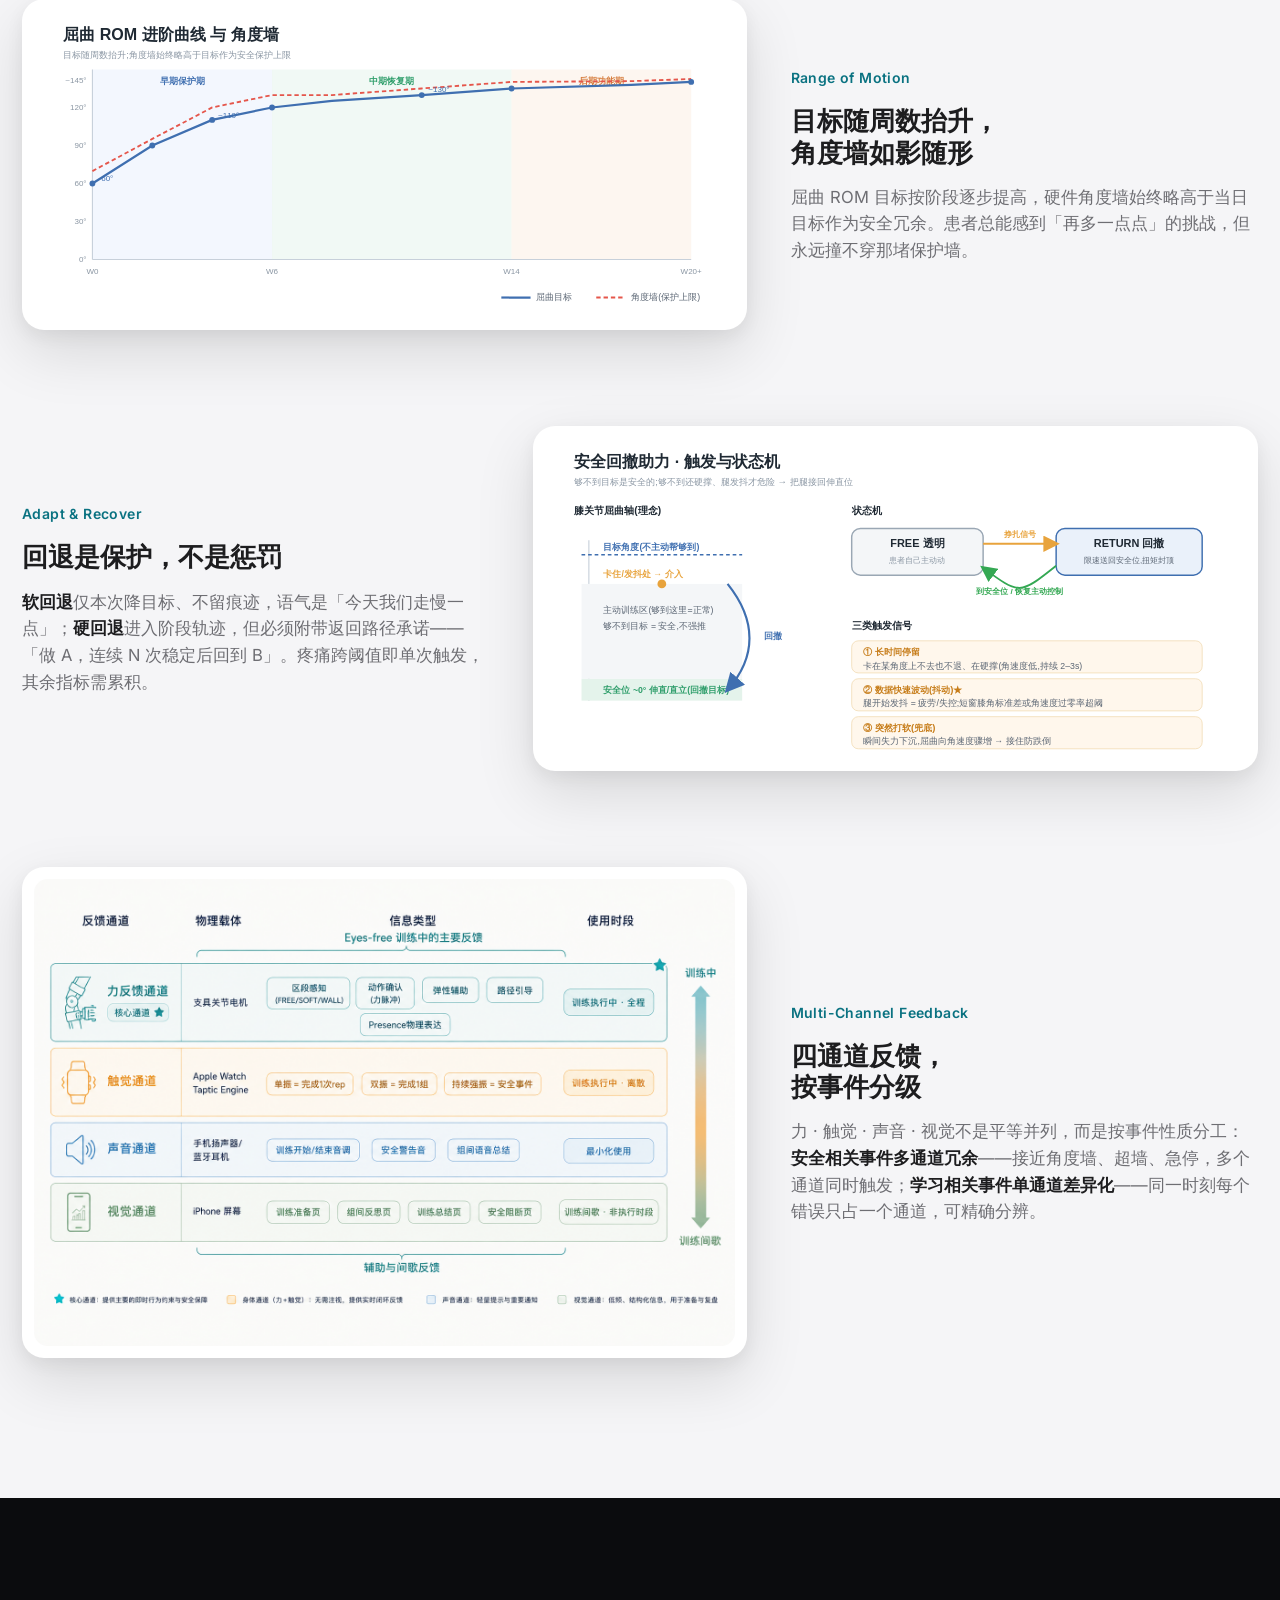
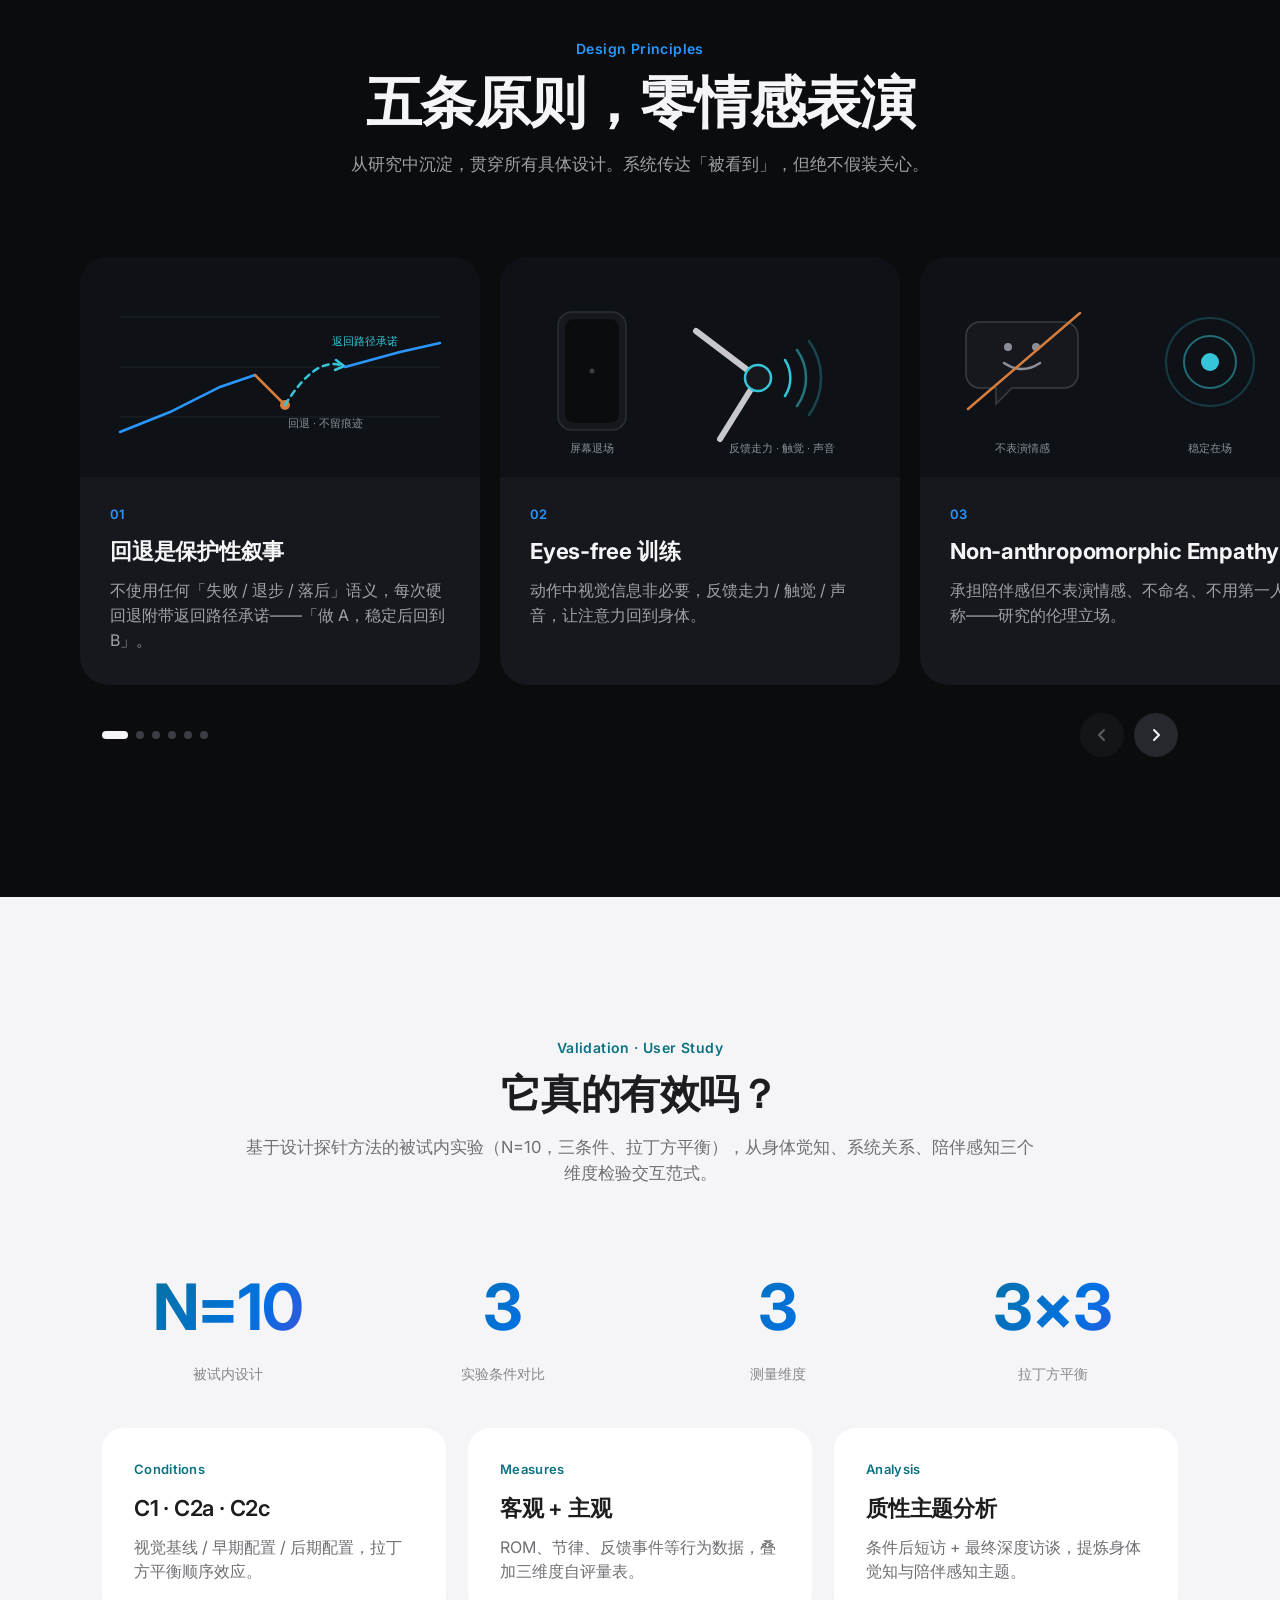
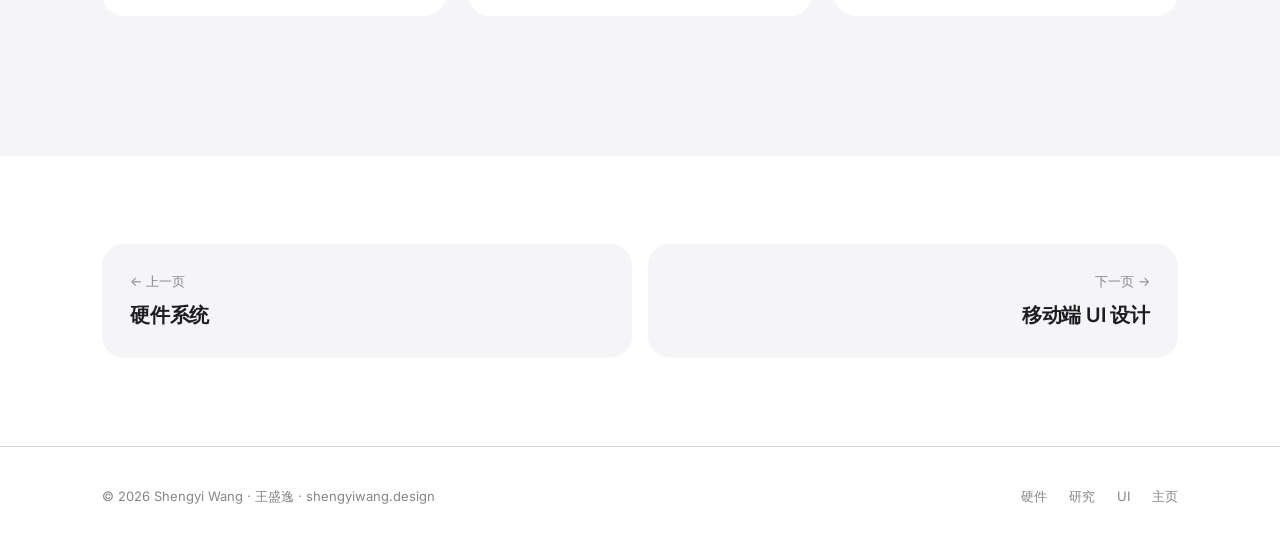
<file: projects/research.html>
<!DOCTYPE html>
<html lang="zh-CN">
<head>
  <meta charset="UTF-8" />
  <meta name="viewport" content="width=device-width, initial-scale=1.0" />
  <title>阶段化康复与研究 — 王盛逸 Shengyi Wang</title>
  <meta name="description" content="ACL 智能康复系统的研究：从临床指南与交互研究推导出三阶段训练模式，阶段化的好处、机制设计、五条设计原则与 N=10 被试内用户实验。" />
  <link rel="preconnect" href="https://fonts.googleapis.com" />
  <link rel="preconnect" href="https://fonts.gstatic.com" crossorigin />
  <link href="https://fonts.googleapis.com/css2?family=Inter:wght@400;500;600;700&display=swap" rel="stylesheet" />
  <link rel="stylesheet" href="../assets/css/project.css?v=20260610" />
</head>
<body>

  <header class="nav">
    <div class="wrap nav__row">
      <a class="nav__brand" href="../index.html">Shengyi Wang<span class="nav__brand-sub"> · 膝关节康复系统</span></a>
      <nav class="nav__links">
        <a href="hardware.html">硬件</a>
        <a href="research.html" class="active">研究</a>
        <a href="ui.html">UI</a>
        <a href="../index.html">主页</a>
      </nav>
    </div>
  </header>

  <!-- INTRO -->
  <section class="wrap phero">
    <span class="t-eyebrow t-eyebrow--teal reveal">The Research</span>
    <h1 class="t-hero reveal"><span class="gradient-text">阶段化</span>，<br />让康复有节奏</h1>
    <p class="t-lead reveal">康复不该是一张静态的动作清单。</p>
    <div class="phero__cta reveal">
      <a class="btn btn--blue" href="#formative">看研究过程 <span class="chev">↓</span></a>
      <a class="btn btn--ghost" href="#study">看实验结果 <span class="chev">→</span></a>
    </div>
  </section>

  <!-- PROBLEM -->
  <section class="section section--soft" id="problem">
    <div class="wrap">
      <div class="section__head reveal">
        <span class="t-eyebrow t-eyebrow--teal">The Problem</span>
        <h2 class="t-h2">家庭康复，为什么会失败？</h2>
        <p class="t-body">ACL 术后康复主要发生在家中，面对面指导稀缺。前期调研显示，最常见的问题不是「没有测量」，而是「不会解释」。</p>
      </div>
      <div class="cards cards--3">
        <div class="card reveal">
          <div class="card__k">静态清单</div>
          <div class="card__t">目标不随恢复变化</div>
          <div class="card__b">同一张动作清单从术后第一周用到第二十周，强度与目标和身体的实际恢复脱节。</div>
        </div>
        <div class="card reveal">
          <div class="card__k">缺少解释</div>
          <div class="card__t">做错了，没人纠正</div>
          <div class="card__b">系统能给出分数和角度，却说不清这个动作为什么重要、错在哪里、应该先改什么。</div>
        </div>
        <div class="card reveal">
          <div class="card__k">无人见证</div>
          <div class="card__t">做对了，没人看见</div>
          <div class="card__b">进步不可见、坚持无回应——家庭康复最稳定的失败，是无人见证下的放弃。</div>
        </div>
      </div>
    </div>
  </section>

  <!-- FORMATIVE STUDY -->
  <section class="section" id="formative">
    <div class="wrap">
      <div class="section__head reveal">
        <span class="t-eyebrow t-eyebrow--teal">Formative Study</span>
        <h2 class="t-h2">从临床指南与交互研究中找答案</h2>
        <p class="t-body">系统文献综述，覆盖三类来源：ACL 临床康复指南、家庭康复反馈系统研究（CHI / IMWUT / Sensors）、数字康复临床证据（RCT）。每一条发现，都落成一个设计决策。</p>
      </div>
      <div class="cards cards--3">
        <div class="card reveal">
          <div class="card__k">发现 01 · 临床指南</div>
          <div class="card__t">进阶由标准驱动，而非周数</div>
          <div class="card__b">是否进阶依据 ROM、疼痛、动作控制与功能表现，而非固定时间——<strong>这成为三阶段框架的骨架</strong>。</div>
          <div class="card__cite">van Melick 2016 · Adams 2012 · Meredith 2020</div>
        </div>
        <div class="card reveal">
          <div class="card__k">发现 02 · 反馈设计</div>
          <div class="card__t">测量不等于理解</div>
          <div class="card__b">反馈普遍停留在分数与图表，缺少「为什么、错在哪、先改什么」——<strong>催生可解释反馈与训练前 / 中 / 后三层动作理解</strong>。</div>
          <div class="card__cite">Brennan 2019 · Tang 2015 · Wang 2023</div>
        </div>
        <div class="card reveal">
          <div class="card__k">发现 03 · 计划执行</div>
          <div class="card__t">区分失败原因，再调整</div>
          <div class="card__b">太痛、太难、太忙、太轻对应不同修订策略，比单纯提醒坚持更有效——<strong>催生失败分型与保护性回退</strong>。</div>
          <div class="card__cite">Xu 2022 · Mohan 2019 · Janssen 2020</div>
        </div>
        <div class="card reveal">
          <div class="card__k">发现 04 · 进展理解</div>
          <div class="card__t">用关键片段讲进展</div>
          <div class="card__b">episode 式叙事比仪表盘更能支持理解与行动——<strong>催生 episode 式进展设计</strong>。</div>
          <div class="card__cite">Raj 2023</div>
        </div>
        <div class="card reveal">
          <div class="card__k">发现 05 · 运动学习</div>
          <div class="card__t">反馈不必依赖屏幕</div>
          <div class="card__b">听觉 / 触觉反馈对动作学习同样有效，且不与动作争夺视觉注意——<strong>催生 Eyes-free UI 与四通道分工</strong>。</div>
          <div class="card__cite">Sigrist 2012 · Petancevski 2022</div>
        </div>
        <div class="card reveal">
          <div class="card__k">证据 · RCT</div>
          <div class="card__t">数字康复确实有效</div>
          <div class="card__b">传感 / 数字康复系统已被随机对照试验证明能提升依从性与康复结果——问题不在该不该做，而在<strong>怎么做得可理解</strong>。</div>
          <div class="card__cite">Dunphy 2021 · Höher 2023 · Lim 2024 · Schmidt 2024</div>
        </div>
      </div>
    </div>
  </section>

  <!-- THREE-STAGE FRAMEWORK -->
  <section class="section section--soft" id="framework">
    <div class="wrap">
      <div class="section__head reveal">
        <span class="t-eyebrow t-eyebrow--teal">Three-Stage Framework</span>
        <h2 class="t-h2">研究产出：三阶段训练模式</h2>
        <p class="t-body">上述发现指向同一个答案：康复支持必须随恢复阶段变化。我们以客观标准（criteria）而非单纯周数驱动进阶，每个阶段定义不同的目标、限制与反馈密度。</p>
      </div>
      <div class="stages" style="margin-bottom:40px">
        <div class="stage stage--1 reveal">
          <div class="stage__no">STAGE 01</div>
          <div class="stage__t">早期保护期</div>
          <div class="stage__b">控制活动度、保护愈合。屏幕信息密集、力反馈介入强、presence 显著，把患者牢牢托住。</div>
        </div>
        <div class="stage stage--2 reveal">
          <div class="stage__no">STAGE 02</div>
          <div class="stage__t">中期恢复期</div>
          <div class="stage__b">逐步抬升 ROM 目标与节律要求。反馈开始淡出，力反馈降级为引导而非约束。</div>
        </div>
        <div class="stage stage--3 reveal">
          <div class="stage__no">STAGE 03</div>
          <div class="stage__t">后期功能期</div>
          <div class="stage__b">面向功能与自主控制。屏幕退场、力反馈只剩安全网——「系统对我有信心了」。</div>
        </div>
      </div>
      <div class="figure reveal">
        <img src="../assets/img/diagrams/fig1_timeline.svg" alt="三阶段康复总览：周数 + ROM 双门槛" />
        <div class="figure__cap">三阶段总览 · 周数为建议节奏，实际进阶以客观标准为准。</div>
      </div>
    </div>
  </section>

  <!-- WHY STAGING WORKS -->
  <section class="section" id="benefits">
    <div class="wrap">
      <div class="section__head reveal">
        <span class="t-eyebrow t-eyebrow--teal">Why Staging Works</span>
        <h2 class="t-h2">阶段化，到底好在哪？</h2>
      </div>
      <div class="cards cards--2">
        <div class="card reveal">
          <div class="card__k">01 · Safety</div>
          <div class="card__t">安全</div>
          <div class="card__b">每阶段有明确目标与限制，角度墙始终冗余在目标之上，进阶不冒进——符合 criteria-based 临床共识。</div>
        </div>
        <div class="card reveal">
          <div class="card__k">02 · Explainability</div>
          <div class="card__t">可解释</div>
          <div class="card__b">阶段把医学术语变成可操作信息：当前目标是什么、重点是什么、进阶还差什么——患者知道为什么进阶、为什么不进阶。</div>
        </div>
        <div class="card reveal">
          <div class="card__k">03 · Motivation</div>
          <div class="card__t">保持动机</div>
          <div class="card__b">目标始终「再多一点点」，进步被看见；做不到时按原因（太痛 / 太难 / 太忙 / 太轻）修订而非指责，回退有返回路径。</div>
        </div>
        <div class="card reveal">
          <div class="card__k">04 · Autonomy</div>
          <div class="card__t">走向自主</div>
          <div class="card__b">反馈密度随阶段递减，从被辅助过渡到自主管理——递减本身被感受为信任。</div>
        </div>
      </div>
    </div>
  </section>

  <!-- HOW IT WORKS -->
  <section class="section section--soft" id="mechanisms">
    <div class="wrap wrap--wide">
      <div class="section__head reveal">
        <span class="t-eyebrow t-eyebrow--teal">How It Works</span>
        <h2 class="t-h2">阶段化如何落地</h2>
        <p class="t-body">三个机制，把「阶段」变成身体能感受到的体验。</p>
      </div>

      <div class="feature feature--lg" style="margin-bottom:clamp(56px,8vw,96px)">
        <div class="feature__media feature__media--card reveal"><img src="../assets/img/diagrams/fig5_rom_curve.svg" alt="屈曲 ROM 进阶曲线与角度墙" /></div>
        <div class="feature__body reveal">
          <span class="t-eyebrow t-eyebrow--teal">Range of Motion</span>
          <h3 class="t-h3">目标随周数抬升，<br />角度墙如影随形</h3>
          <p class="t-body">屈曲 ROM 目标按阶段逐步提高，硬件角度墙始终略高于当日目标作为安全冗余。患者总能感到「再多一点点」的挑战，但永远撞不穿那堵保护墙。</p>
        </div>
      </div>

      <div class="feature feature--lg feature--reverse" style="margin-bottom:clamp(56px,8vw,96px)">
        <div class="feature__media feature__media--card reveal"><img src="../assets/img/diagrams/fig4_return_assist.svg" alt="回退与返回路径机制" /></div>
        <div class="feature__body reveal">
          <span class="t-eyebrow t-eyebrow--teal">Adapt &amp; Recover</span>
          <h3 class="t-h3">回退是保护，不是惩罚</h3>
          <p class="t-body"><strong>软回退</strong>仅本次降目标、不留痕迹，语气是「今天我们走慢一点」；<strong>硬回退</strong>进入阶段轨迹，但必须附带返回路径承诺——「做 A，连续 N 次稳定后回到 B」。疼痛跨阈值即单次触发，其余指标需累积。</p>
        </div>
      </div>

      <div class="feature feature--lg">
        <div class="feature__media feature__media--card reveal"><img src="../assets/img/diagrams/four-channel.png" alt="四通道反馈架构图" /></div>
        <div class="feature__body reveal">
          <span class="t-eyebrow t-eyebrow--teal">Multi-Channel Feedback</span>
          <h3 class="t-h3">四通道反馈，<br />按事件分级</h3>
          <p class="t-body">力 · 触觉 · 声音 · 视觉不是平等并列，而是按事件性质分工：<strong>安全相关事件多通道冗余</strong>——接近角度墙、超墙、急停，多个通道同时触发；<strong>学习相关事件单通道差异化</strong>——同一时刻每个错误只占一个通道，可精确分辨。</p>
        </div>
      </div>
    </div>
  </section>

  <!-- DESIGN PRINCIPLES (dark, horizontal scroll cards) -->
  <section class="section section--dark" id="principles">
    <div class="wrap">
      <div class="section__head reveal">
        <span class="t-eyebrow">Design Principles</span>
        <h2 class="t-h1">五条原则，零情感表演</h2>
        <p class="t-body" style="max-width:640px;margin:18px auto 0">从研究中沉淀，贯穿所有具体设计。系统传达「被看到」，但绝不假装关心。</p>
      </div>
    </div>
    <div class="hl">
      <div class="hl__track" aria-label="设计原则卡片，可左右滑动">

        <article class="hl-card hl-card--principle reveal">
          <div class="pcard__media">
            <svg viewBox="0 0 400 220" xmlns="http://www.w3.org/2000/svg" font-family="'PingFang SC','Microsoft YaHei',sans-serif" aria-hidden="true">
              <rect width="400" height="220" fill="#0e1217"/>
              <line x1="40" y1="60" x2="360" y2="60" stroke="#1c2129"/>
              <line x1="40" y1="110" x2="360" y2="110" stroke="#1c2129"/>
              <line x1="40" y1="160" x2="360" y2="160" stroke="#1c2129"/>
              <polyline points="40,175 90,155 140,130 175,118" fill="none" stroke="#2997ff" stroke-width="2.5" stroke-linecap="round"/>
              <polyline points="175,118 205,148" fill="none" stroke="#d67d3e" stroke-width="2.5" stroke-linecap="round"/>
              <circle cx="205" cy="148" r="5" fill="#d67d3e"/>
              <path d="M205,148 Q236,98 263,109" fill="none" stroke="#36c5d8" stroke-width="2.5" stroke-dasharray="6 5" stroke-linecap="round"/>
              <path d="M256,103 L264,109 L255,113" fill="none" stroke="#36c5d8" stroke-width="2.5" stroke-linecap="round" stroke-linejoin="round"/>
              <polyline points="265,110 320,95 360,86" fill="none" stroke="#2997ff" stroke-width="2.5" stroke-linecap="round"/>
              <text x="208" y="170" font-size="11" fill="#8a8f98">回退 · 不留痕迹</text>
              <text x="252" y="88" font-size="11" fill="#36c5d8">返回路径承诺</text>
            </svg>
          </div>
          <div class="pcard__text">
            <span class="hl-card__eyebrow">01</span>
            <h3 class="hl-card__name">回退是保护性叙事</h3>
            <p class="hl-card__body">不使用任何「失败 / 退步 / 落后」语义，每次硬回退附带返回路径承诺——「做 A，稳定后回到 B」。</p>
          </div>
        </article>

        <article class="hl-card hl-card--principle reveal">
          <div class="pcard__media">
            <svg viewBox="0 0 400 220" xmlns="http://www.w3.org/2000/svg" font-family="'PingFang SC','Microsoft YaHei',sans-serif" aria-hidden="true">
              <rect width="400" height="220" fill="#0e1217"/>
              <rect x="58" y="55" width="68" height="118" rx="14" fill="#16181d" stroke="#2a2f36" stroke-width="1.5"/>
              <rect x="65" y="62" width="54" height="104" rx="9" fill="#0b0c0e"/>
              <circle cx="92" cy="114" r="2.5" fill="#3a3d42"/>
              <text x="92" y="195" font-size="11" fill="#8a8f98" text-anchor="middle">屏幕退场</text>
              <line x1="196" y1="74" x2="258" y2="121" stroke="#c7c7cc" stroke-width="6" stroke-linecap="round"/>
              <line x1="258" y1="121" x2="220" y2="182" stroke="#c7c7cc" stroke-width="6" stroke-linecap="round"/>
              <circle cx="258" cy="121" r="13" fill="#16181d" stroke="#36c5d8" stroke-width="2.5"/>
              <path d="M285,103 A33,33 0 0 1 285,139" fill="none" stroke="#36c5d8" stroke-width="2.5" stroke-linecap="round"/>
              <path d="M297,93 A48,48 0 0 1 297,149" fill="none" stroke="#36c5d8" stroke-width="2.5" stroke-opacity="0.55" stroke-linecap="round"/>
              <path d="M309,84 A63,63 0 0 1 309,158" fill="none" stroke="#36c5d8" stroke-width="2.5" stroke-opacity="0.28" stroke-linecap="round"/>
              <text x="282" y="195" font-size="11" fill="#8a8f98" text-anchor="middle">反馈走力 · 触觉 · 声音</text>
            </svg>
          </div>
          <div class="pcard__text">
            <span class="hl-card__eyebrow">02</span>
            <h3 class="hl-card__name">Eyes-free 训练</h3>
            <p class="hl-card__body">动作中视觉信息非必要，反馈走力 / 触觉 / 声音，让注意力回到身体。</p>
          </div>
        </article>

        <article class="hl-card hl-card--principle reveal">
          <div class="pcard__media">
            <svg viewBox="0 0 400 220" xmlns="http://www.w3.org/2000/svg" font-family="'PingFang SC','Microsoft YaHei',sans-serif" aria-hidden="true">
              <rect width="400" height="220" fill="#0e1217"/>
              <path d="M60,65 h84 a14,14 0 0 1 14,14 v38 a14,14 0 0 1 -14,14 h-52 l-16,16 v-16 h-16 a14,14 0 0 1 -14,-14 v-38 a14,14 0 0 1 14,-14 z" fill="#16181d" stroke="#3a3d42" stroke-width="1.5"/>
              <circle cx="88" cy="90" r="4" fill="#8a8f98"/>
              <circle cx="116" cy="90" r="4" fill="#8a8f98"/>
              <path d="M84,106 Q102,118 120,106" fill="none" stroke="#8a8f98" stroke-width="2.5" stroke-linecap="round"/>
              <line x1="48" y1="152" x2="160" y2="56" stroke="#d67d3e" stroke-width="2.5" stroke-linecap="round"/>
              <text x="102" y="195" font-size="11" fill="#8a8f98" text-anchor="middle">不表演情感</text>
              <circle cx="290" cy="105" r="9" fill="#36c5d8"/>
              <circle cx="290" cy="105" r="26" fill="none" stroke="#36c5d8" stroke-width="2" stroke-opacity="0.5"/>
              <circle cx="290" cy="105" r="44" fill="none" stroke="#36c5d8" stroke-width="2" stroke-opacity="0.22"/>
              <text x="290" y="195" font-size="11" fill="#8a8f98" text-anchor="middle">稳定在场</text>
            </svg>
          </div>
          <div class="pcard__text">
            <span class="hl-card__eyebrow">03</span>
            <h3 class="hl-card__name">Non-anthropomorphic Empathy</h3>
            <p class="hl-card__body">承担陪伴感但不表演情感、不命名、不用第一人称——研究的伦理立场。</p>
          </div>
        </article>

        <article class="hl-card hl-card--principle reveal">
          <div class="pcard__media">
            <svg viewBox="0 0 400 220" xmlns="http://www.w3.org/2000/svg" font-family="'PingFang SC','Microsoft YaHei',sans-serif" aria-hidden="true">
              <rect width="400" height="220" fill="#0e1217"/>
              <line x1="40" y1="170" x2="360" y2="170" stroke="#2a2f36" stroke-width="1.5"/>
              <g fill="#2997ff">
                <rect x="58" y="80" width="12" height="90" rx="3"/>
                <rect x="76" y="95" width="12" height="75" rx="3"/>
                <rect x="94" y="86" width="12" height="84" rx="3"/>
                <rect x="112" y="102" width="12" height="68" rx="3"/>
              </g>
              <g fill="#2997ff" fill-opacity="0.6">
                <rect x="172" y="118" width="12" height="52" rx="3"/>
                <rect x="190" y="128" width="12" height="42" rx="3"/>
                <rect x="208" y="122" width="12" height="48" rx="3"/>
              </g>
              <g fill="#36c5d8" fill-opacity="0.45">
                <rect x="276" y="146" width="12" height="24" rx="3"/>
                <rect x="294" y="152" width="12" height="18" rx="3"/>
              </g>
              <path d="M64,72 Q200,86 348,140" fill="none" stroke="#36c5d8" stroke-width="2" stroke-dasharray="6 5"/>
              <g font-size="11" fill="#8a8f98" text-anchor="middle">
                <text x="88" y="192">S1 被辅助</text>
                <text x="196" y="192">S2 引导</text>
                <text x="294" y="192">S3 自主</text>
              </g>
            </svg>
          </div>
          <div class="pcard__text">
            <span class="hl-card__eyebrow">04</span>
            <h3 class="hl-card__name">反馈密度随阶段递减</h3>
            <p class="hl-card__body">从「被辅助」过渡到「自主控制」，递减本身被感受为信任。</p>
          </div>
        </article>

        <article class="hl-card hl-card--principle reveal">
          <div class="pcard__media">
            <svg viewBox="0 0 400 220" xmlns="http://www.w3.org/2000/svg" font-family="'PingFang SC','Microsoft YaHei',sans-serif" aria-hidden="true">
              <rect width="400" height="220" fill="#0e1217"/>
              <line x1="200" y1="42" x2="200" y2="178" stroke="#1c2129"/>
              <text x="110" y="46" font-size="12" fill="#c7c7cc" text-anchor="middle">安全 · 冗余</text>
              <g fill="#8a8f98" font-size="11" text-anchor="end">
                <text x="48" y="78">力</text><text x="48" y="104">触</text><text x="48" y="130">声</text><text x="48" y="156">视</text>
              </g>
              <g fill="#8a8f98">
                <circle cx="60" cy="74" r="4"/><circle cx="60" cy="100" r="4"/><circle cx="60" cy="126" r="4"/><circle cx="60" cy="152" r="4"/>
              </g>
              <g stroke="#2997ff" stroke-width="1.8" stroke-opacity="0.85">
                <line x1="64" y1="74" x2="148" y2="113"/>
                <line x1="64" y1="100" x2="148" y2="113"/>
                <line x1="64" y1="126" x2="148" y2="113"/>
                <line x1="64" y1="152" x2="148" y2="113"/>
              </g>
              <circle cx="156" cy="113" r="10" fill="#2997ff"/>
              <text x="290" y="46" font-size="12" fill="#c7c7cc" text-anchor="middle">学习 · 分工</text>
              <g fill="#8a8f98">
                <circle cx="240" cy="74" r="4"/><circle cx="240" cy="100" r="4"/><circle cx="240" cy="126" r="4"/><circle cx="240" cy="152" r="4"/>
              </g>
              <g stroke="#36c5d8" stroke-width="1.8">
                <line x1="244" y1="74" x2="330" y2="74"/>
                <line x1="244" y1="100" x2="330" y2="100"/>
                <line x1="244" y1="126" x2="330" y2="126"/>
                <line x1="244" y1="152" x2="330" y2="152"/>
              </g>
              <g fill="#36c5d8">
                <circle cx="336" cy="74" r="5"/><circle cx="336" cy="100" r="5"/><circle cx="336" cy="126" r="5"/><circle cx="336" cy="152" r="5"/>
              </g>
              <g font-size="11" fill="#8a8f98" text-anchor="middle">
                <text x="110" y="196">多通道同时触发</text>
                <text x="290" y="196">一个错误占一个通道</text>
              </g>
            </svg>
          </div>
          <div class="pcard__text">
            <span class="hl-card__eyebrow">05</span>
            <h3 class="hl-card__name">多通道分工</h3>
            <p class="hl-card__body">安全冗余、学习差异化，本体感觉是反馈环的一部分。</p>
          </div>
        </article>

        <article class="hl-card hl-card--principle reveal">
          <div class="pcard__media">
            <svg viewBox="0 0 400 220" xmlns="http://www.w3.org/2000/svg" font-family="'PingFang SC','Microsoft YaHei',sans-serif" aria-hidden="true">
              <rect width="400" height="220" fill="#0e1217"/>
              <line x1="40" y1="110" x2="360" y2="110" stroke="#1c2129"/>
              <path d="M40,110 Q67,58 95,110 Q122,162 150,110" fill="none" stroke="#2997ff" stroke-width="2.5" stroke-linecap="round"/>
              <path d="M150,110 Q177,80 205,110 Q232,140 260,110" fill="none" stroke="#36c5d8" stroke-width="2.5" stroke-linecap="round"/>
              <path d="M260,110 Q285,98 310,110 Q335,122 360,110" fill="none" stroke="#36c5d8" stroke-opacity="0.5" stroke-width="2.5" stroke-linecap="round"/>
              <g font-size="11" fill="#8a8f98" text-anchor="middle">
                <text x="95" y="192">S1 强介入</text>
                <text x="205" y="192">S2 引导</text>
                <text x="310" y="192">S3 安全网</text>
              </g>
              <line x1="95" y1="172" x2="95" y2="178" stroke="#2a2f36" stroke-width="1.5"/>
              <line x1="205" y1="172" x2="205" y2="178" stroke="#2a2f36" stroke-width="1.5"/>
              <line x1="310" y1="172" x2="310" y2="178" stroke="#2a2f36" stroke-width="1.5"/>
            </svg>
          </div>
          <div class="pcard__text">
            <span class="hl-card__eyebrow">＋</span>
            <h3 class="hl-card__name">用力反馈承载「语气」</h3>
            <p class="hl-card__body">阶段参数的变化本身，就是非语言的陪伴。</p>
          </div>
        </article>

      </div>
      <div class="wrap hl__controls">
        <div class="hl__dots" aria-label="卡片位置指示"></div>
        <div class="hl__nav">
          <button class="hl__btn" data-dir="-1" aria-label="上一张">
            <svg width="16" height="16" viewBox="0 0 16 16" aria-hidden="true"><path d="M10 3L5 8l5 5" fill="none" stroke="currentColor" stroke-width="2" stroke-linecap="round" stroke-linejoin="round"/></svg>
          </button>
          <button class="hl__btn" data-dir="1" aria-label="下一张">
            <svg width="16" height="16" viewBox="0 0 16 16" aria-hidden="true"><path d="M6 3l5 5-5 5" fill="none" stroke="currentColor" stroke-width="2" stroke-linecap="round" stroke-linejoin="round"/></svg>
          </button>
        </div>
      </div>
    </div>
  </section>

  <!-- USER STUDY -->
  <section class="section section--soft" id="study">
    <div class="wrap">
      <div class="section__head reveal">
        <span class="t-eyebrow t-eyebrow--teal">Validation · User Study</span>
        <h2 class="t-h2">它真的有效吗？</h2>
        <p class="t-body">基于设计探针方法的被试内实验（N=10，三条件、拉丁方平衡），从身体觉知、系统关系、陪伴感知三个维度检验交互范式。</p>
      </div>
      <div class="statband" style="margin-bottom:44px">
        <div class="stat reveal"><div class="stat__n gradient-text">N=10</div><div class="stat__l">被试内设计</div></div>
        <div class="stat reveal"><div class="stat__n gradient-text">3</div><div class="stat__l">实验条件对比</div></div>
        <div class="stat reveal"><div class="stat__n gradient-text">3</div><div class="stat__l">测量维度</div></div>
        <div class="stat reveal"><div class="stat__n gradient-text">3×3</div><div class="stat__l">拉丁方平衡</div></div>
      </div>
      <div class="cards cards--3">
        <div class="card reveal"><div class="card__k">Conditions</div><div class="card__t">C1 · C2a · C2c</div><div class="card__b">视觉基线 / 早期配置 / 后期配置，拉丁方平衡顺序效应。</div></div>
        <div class="card reveal"><div class="card__k">Measures</div><div class="card__t">客观 + 主观</div><div class="card__b">ROM、节律、反馈事件等行为数据，叠加三维度自评量表。</div></div>
        <div class="card reveal"><div class="card__k">Analysis</div><div class="card__t">质性主题分析</div><div class="card__b">条件后短访 + 最终深度访谈，提炼身体觉知与陪伴感知主题。</div></div>
      </div>
    </div>
  </section>

  <!-- PAGER -->
  <section class="section--tight">
    <div class="wrap">
      <div class="pager">
        <a class="prev" href="hardware.html"><div class="dir">← 上一页</div><div class="ttl">硬件系统</div></a>
        <a class="next" href="ui.html"><div class="dir">下一页 →</div><div class="ttl">移动端 UI 设计</div></a>
      </div>
    </div>
  </section>

  <footer class="pfooter">
    <div class="wrap pfooter__row">
      <div>© 2026 Shengyi Wang · 王盛逸 · shengyiwang.design</div>
      <nav class="pfooter__nav">
        <a href="hardware.html">硬件</a><a href="research.html">研究</a><a href="ui.html">UI</a><a href="../index.html">主页</a>
      </nav>
    </div>
  </footer>

  <script src="../assets/js/project.js?v=20260610" defer></script>
</body>
</html>
</file>
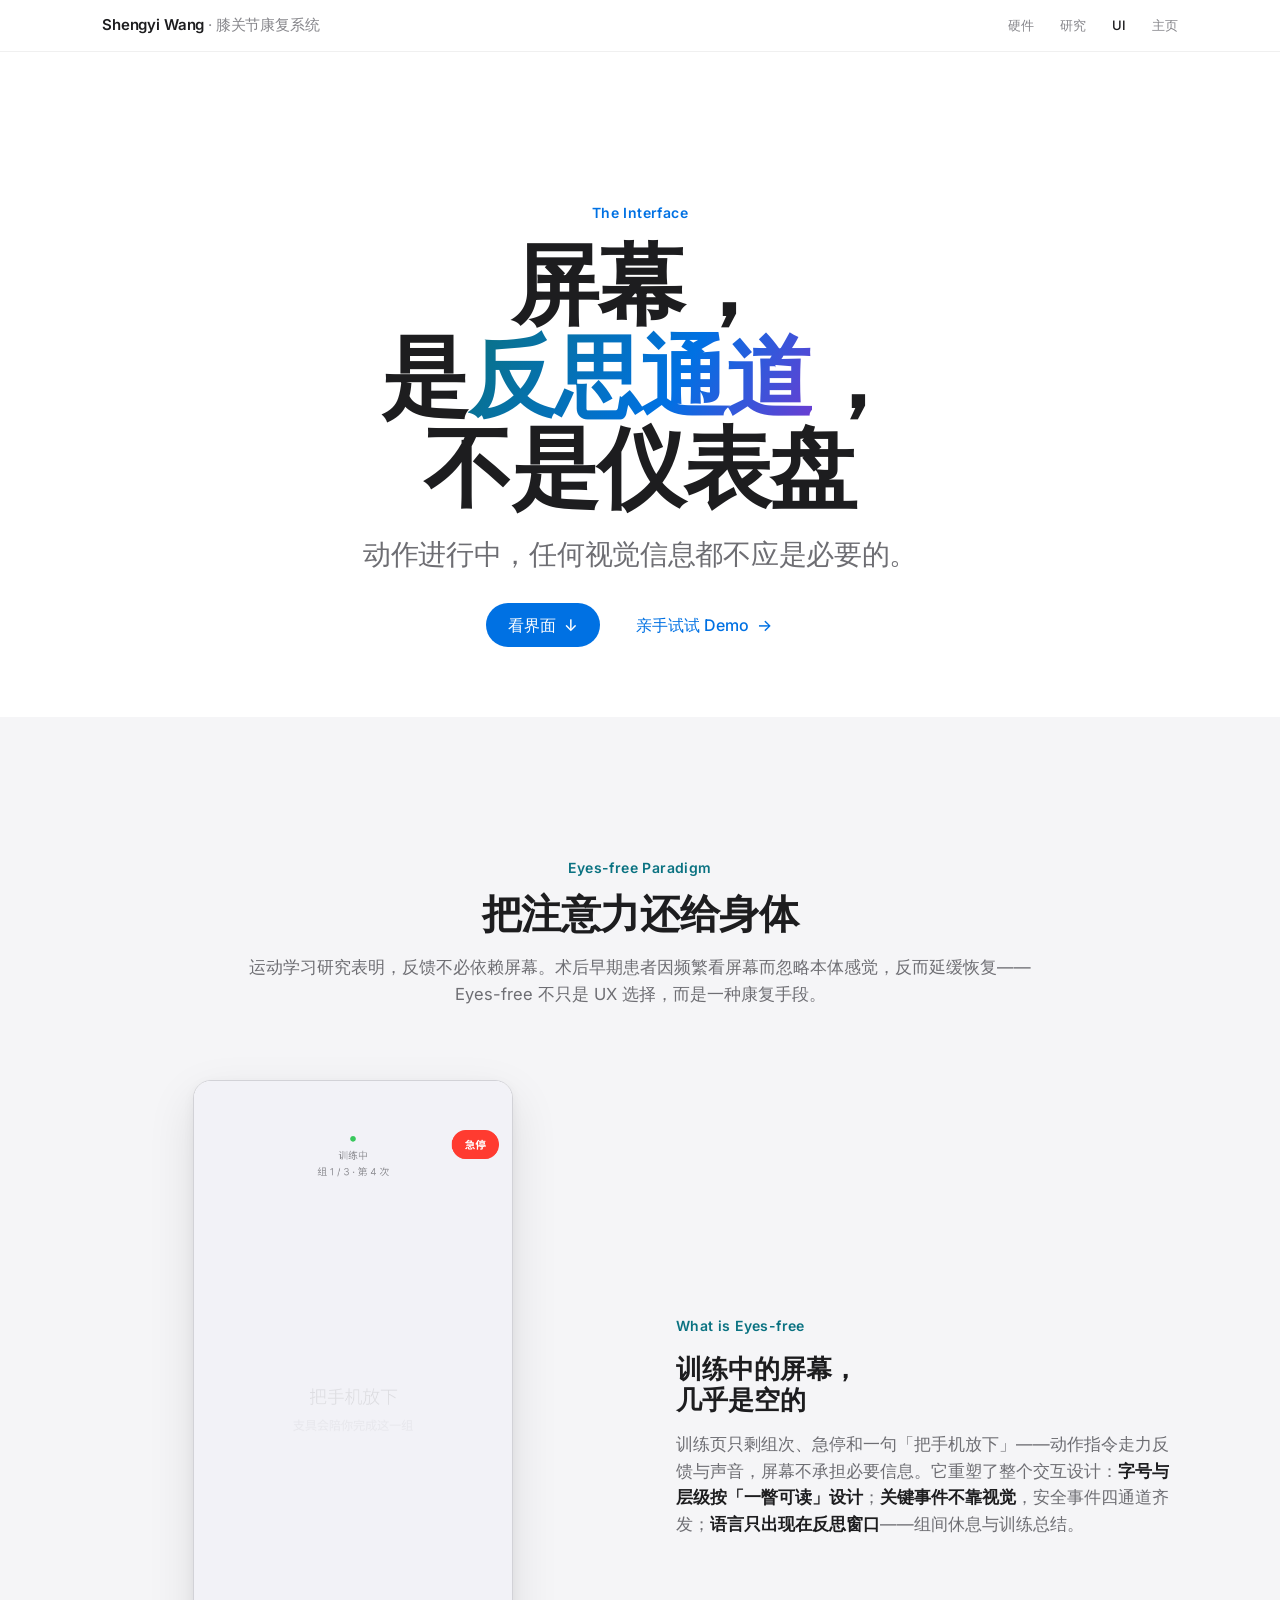
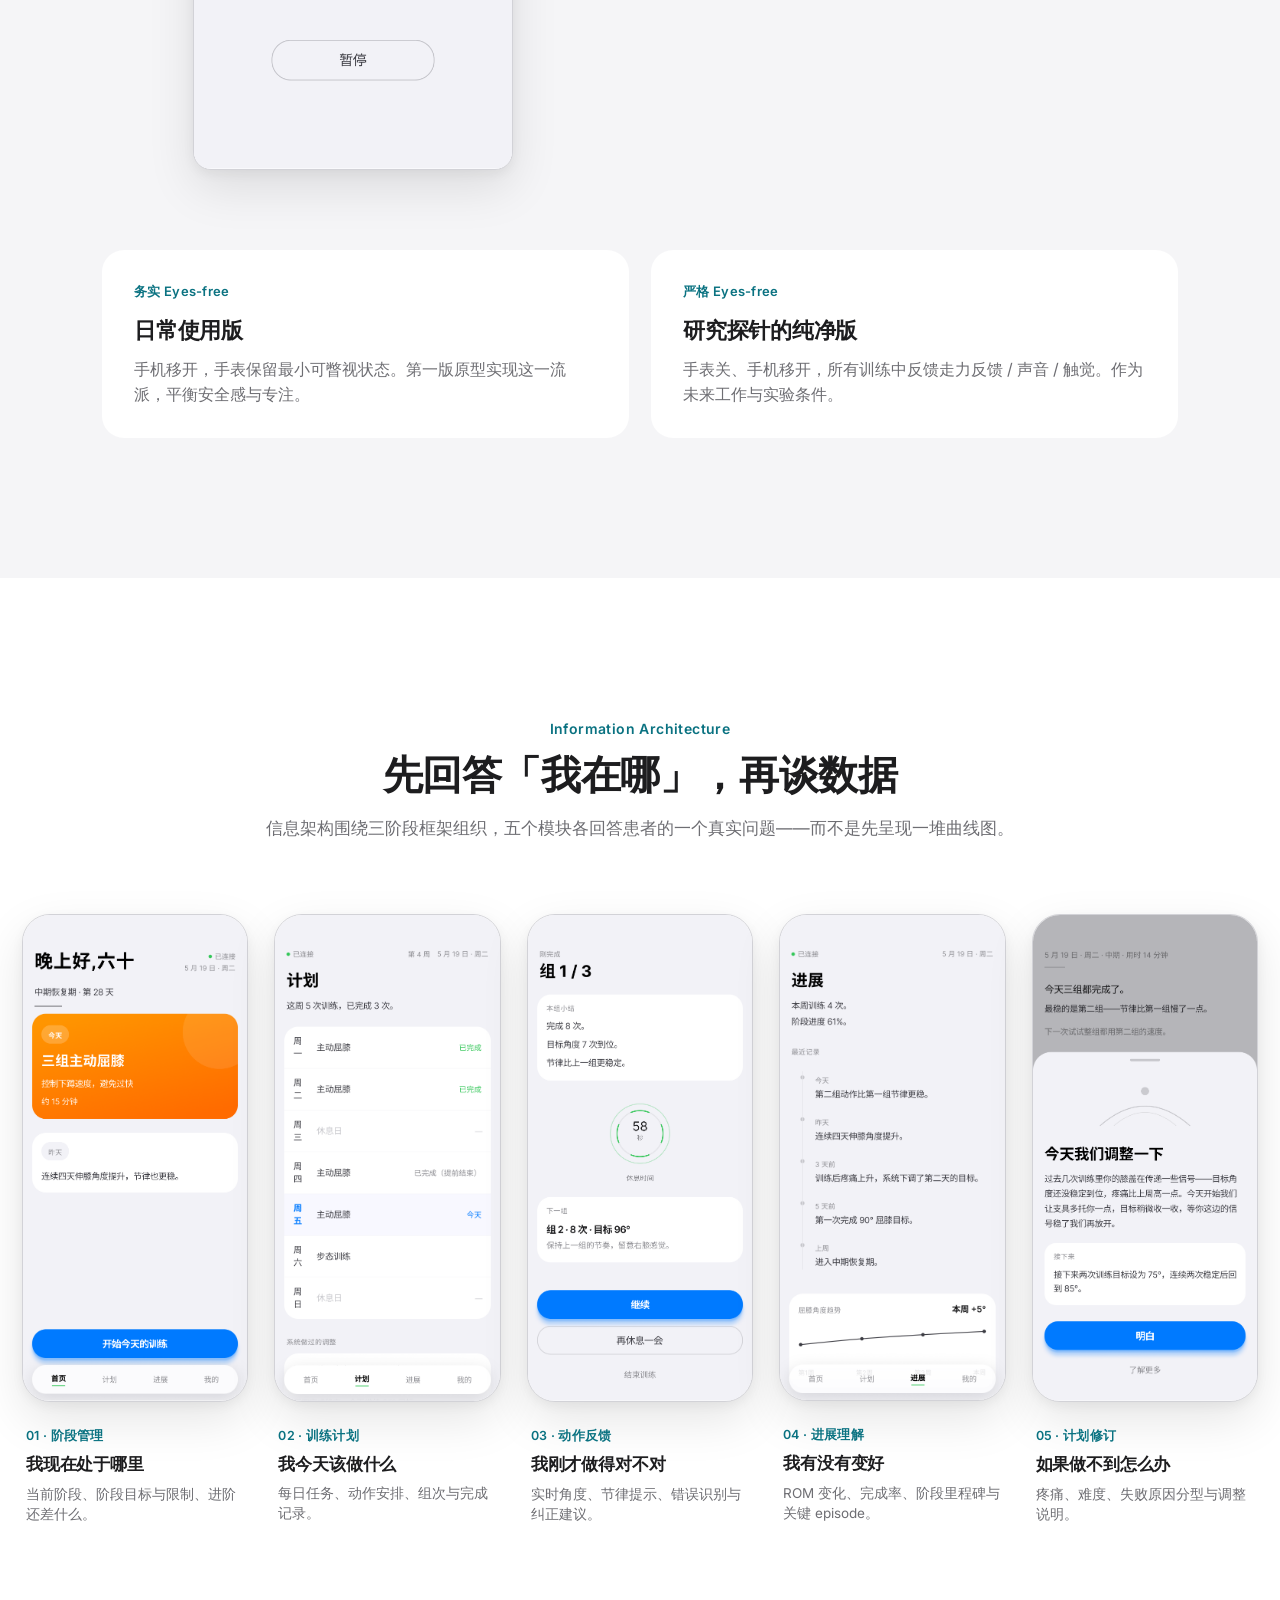
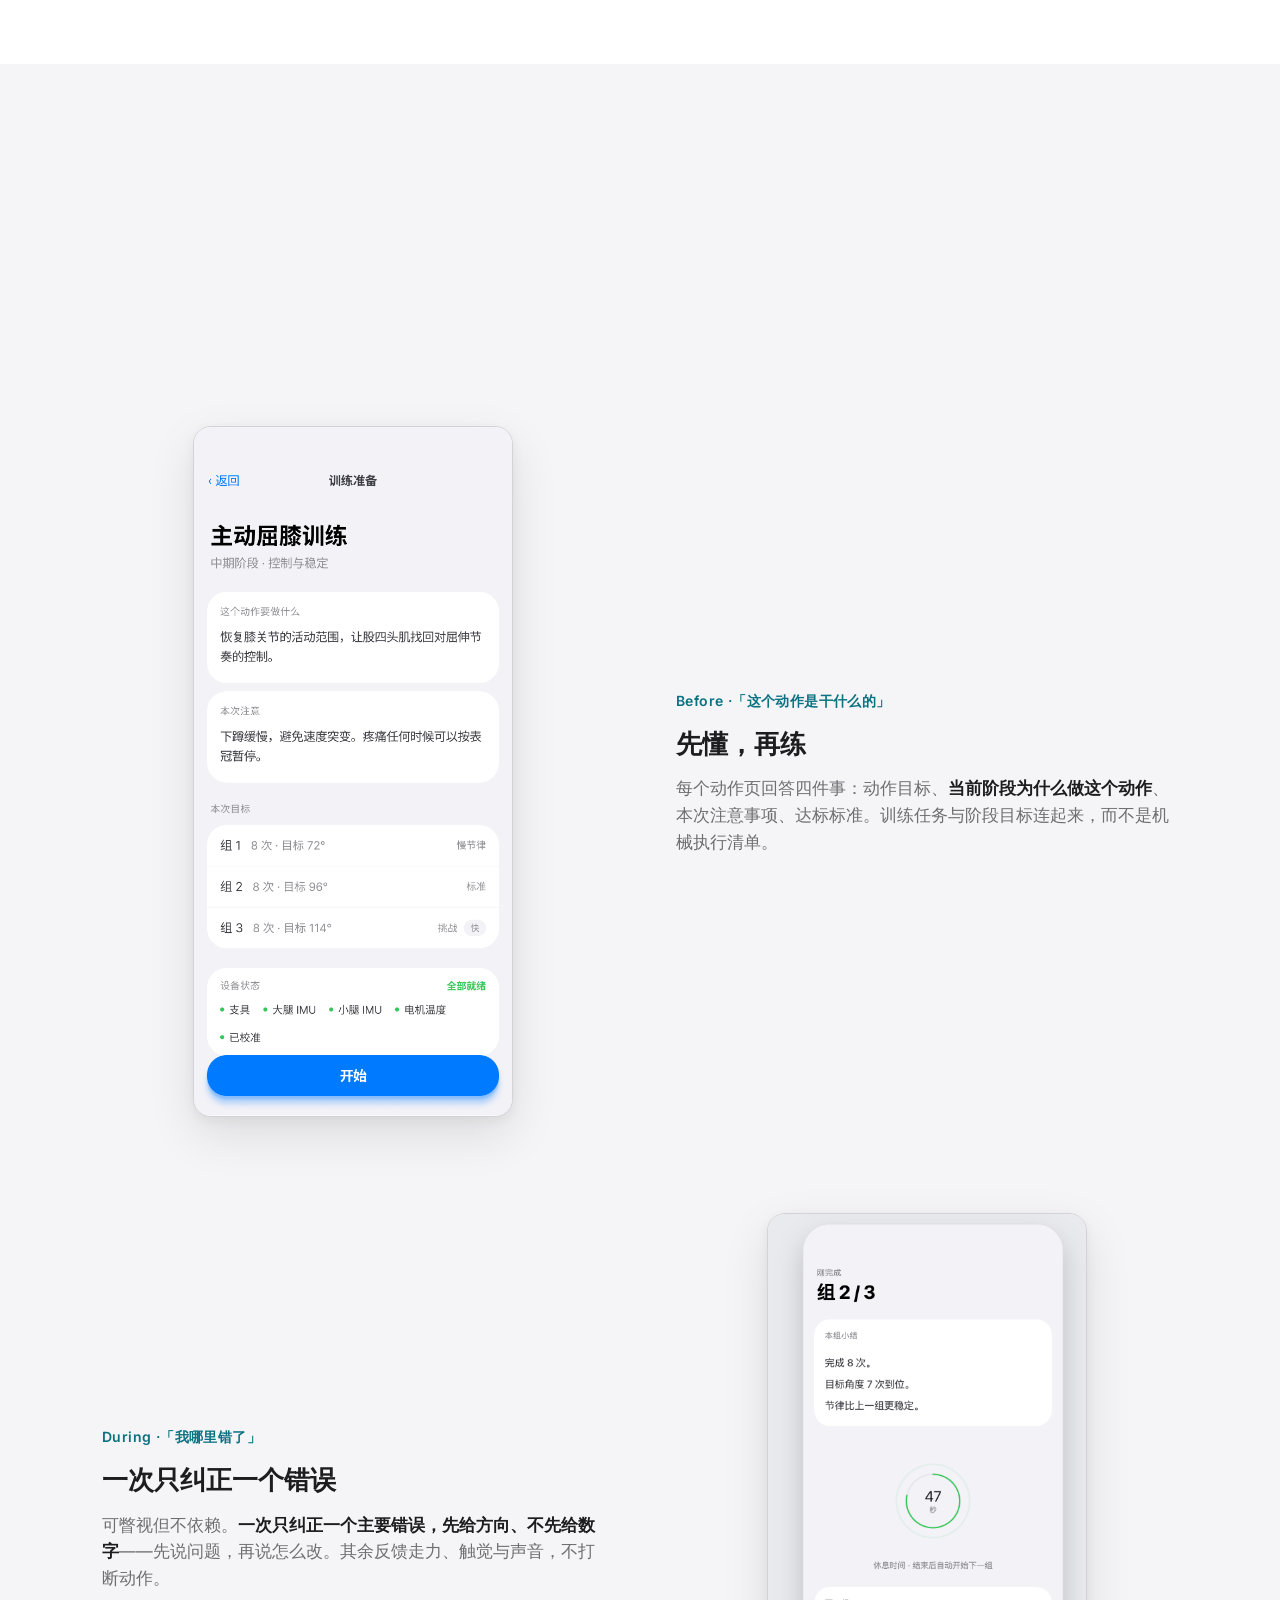
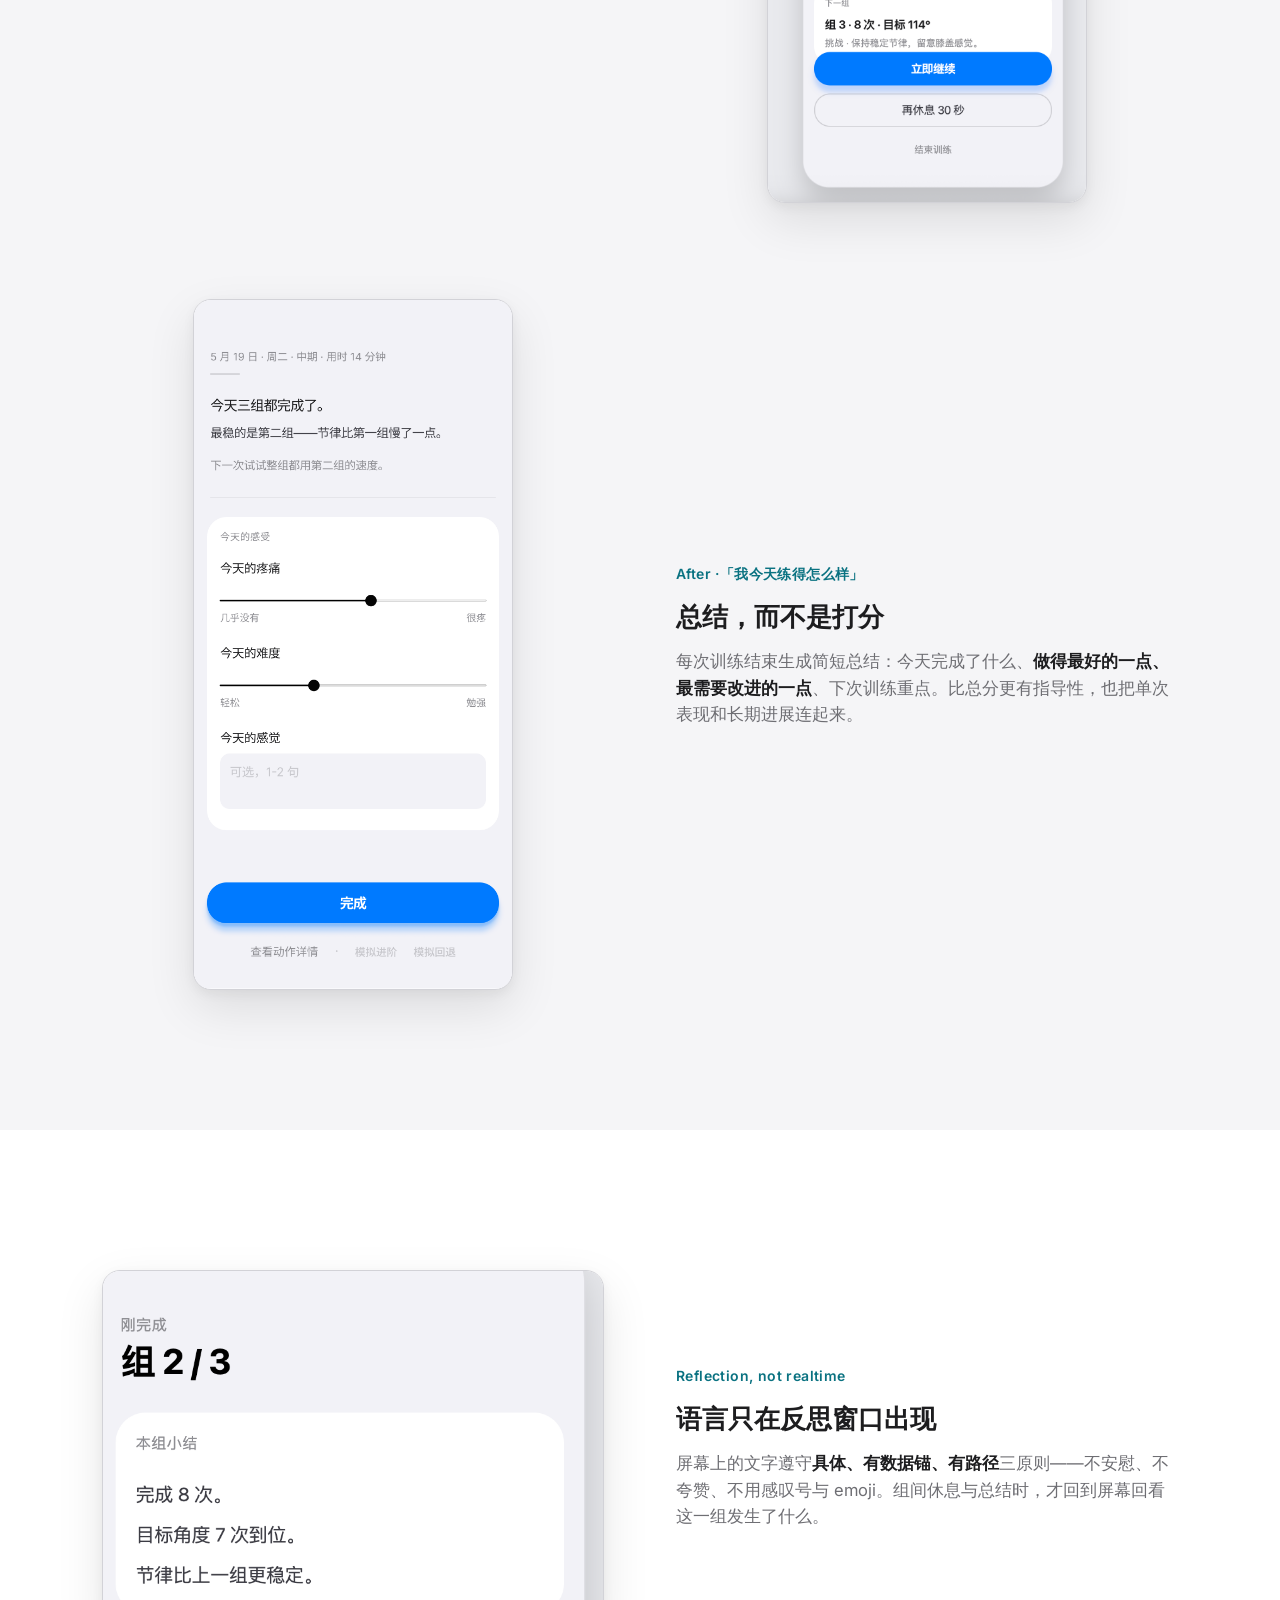
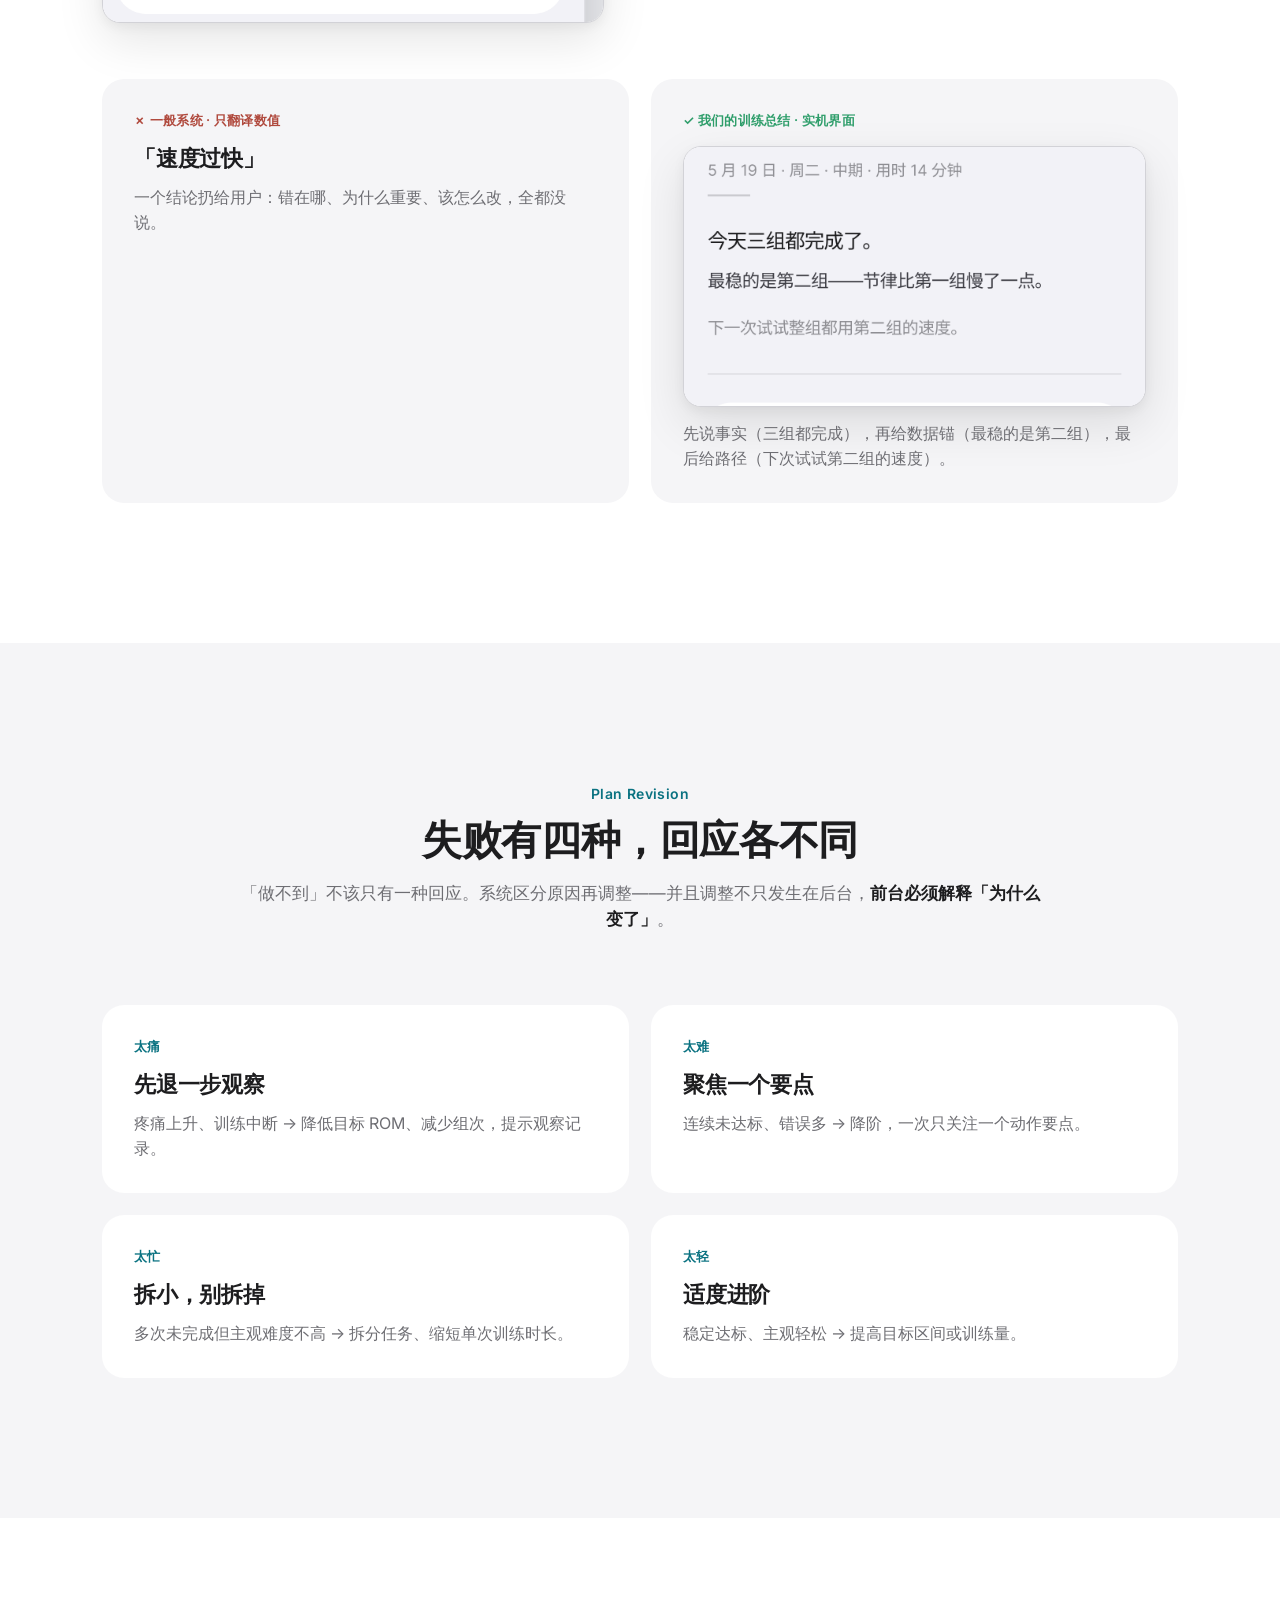
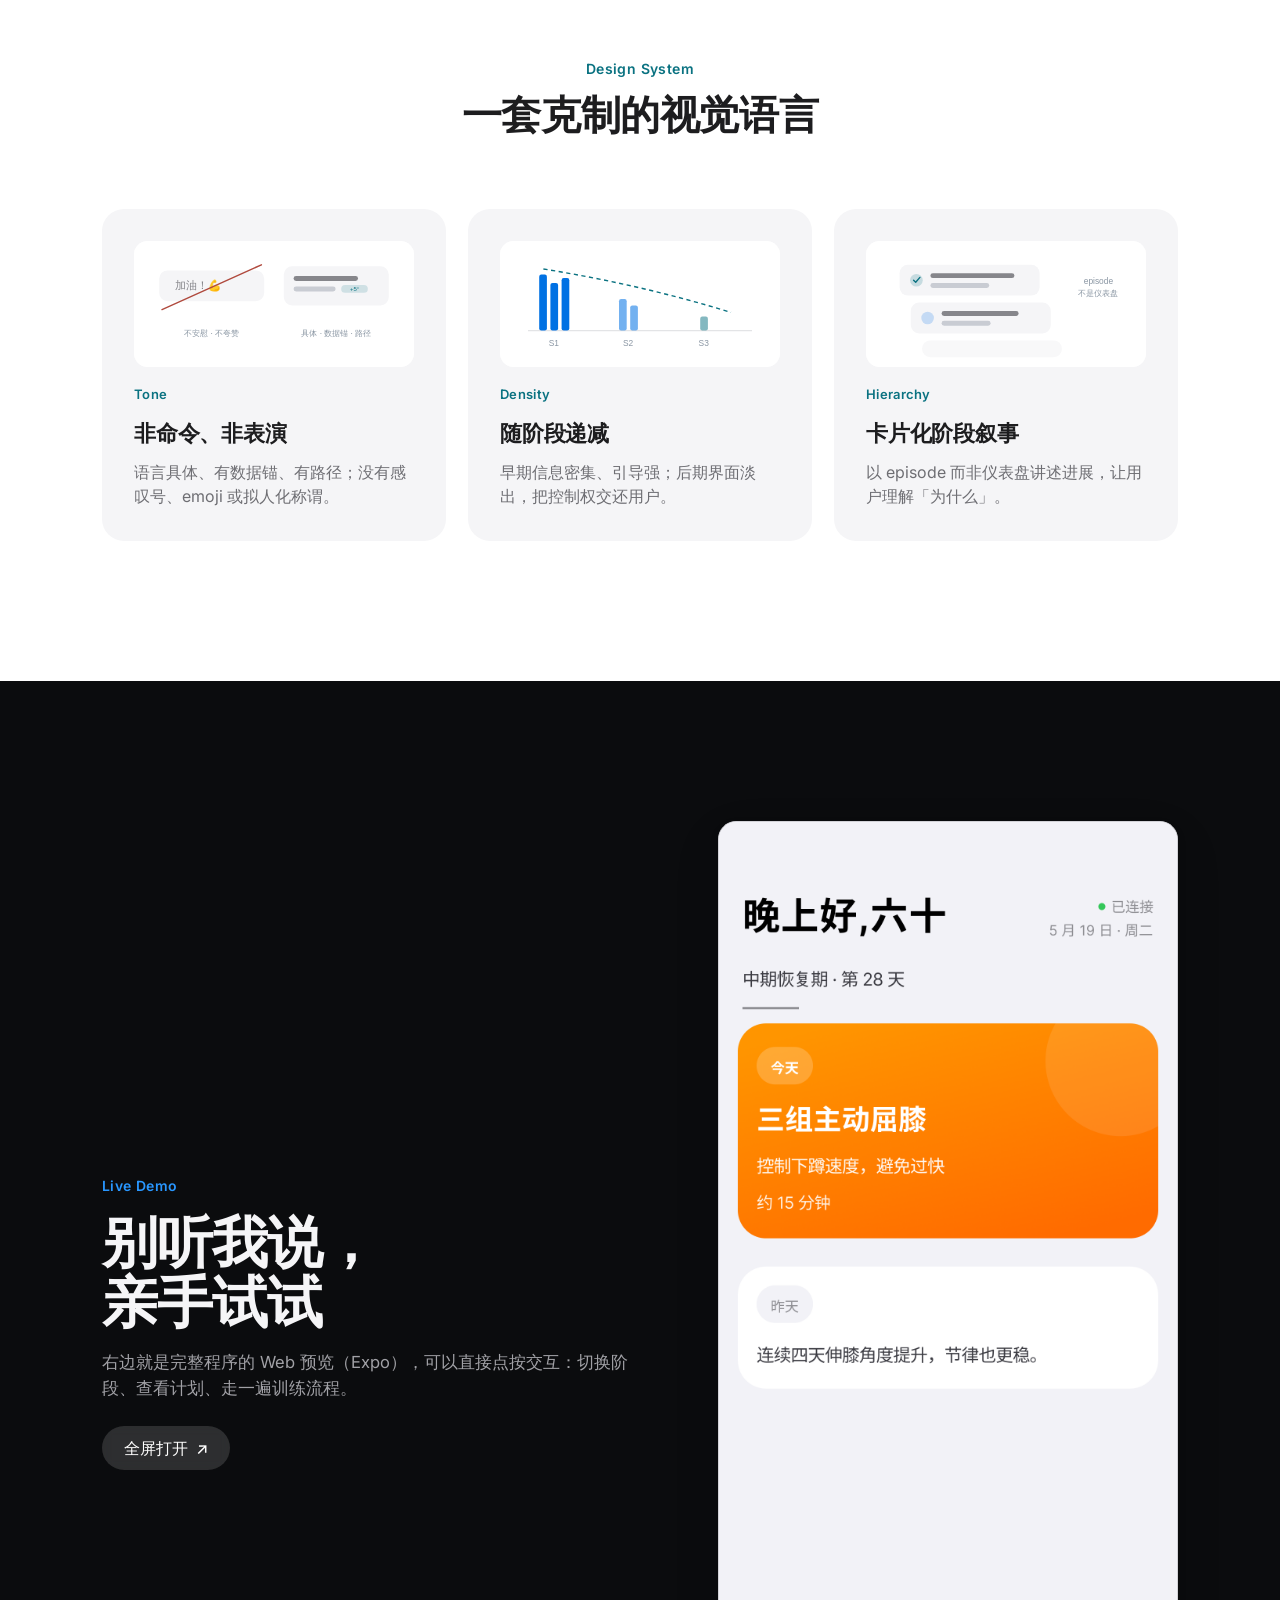
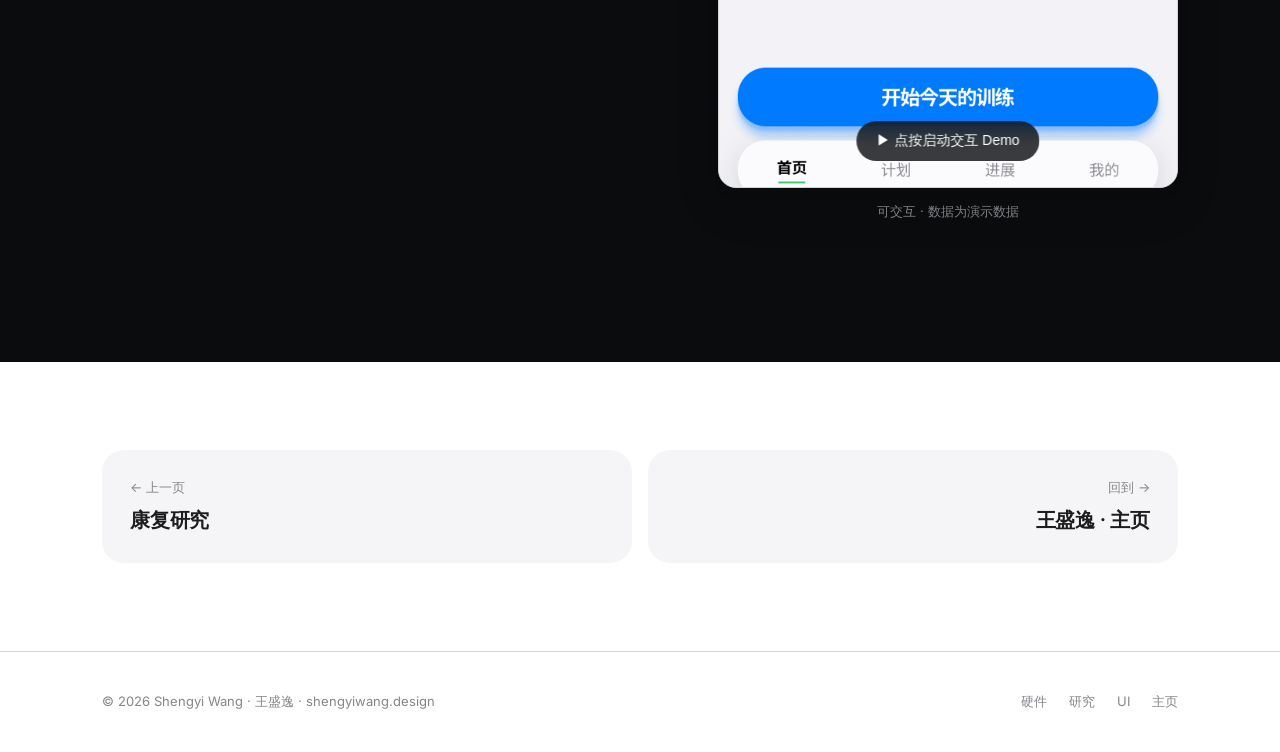
<file: projects/ui.html>
<!DOCTYPE html>
<html lang="zh-CN">
<head>
  <meta charset="UTF-8" />
  <meta name="viewport" content="width=device-width, initial-scale=1.0" />
  <title>移动端 UI 设计 — 王盛逸 Shengyi Wang</title>
  <meta name="description" content="ACL 康复 App 的交互设计：Eyes-free 训练范式、阶段优先的信息架构、训练前中后三层动作理解、克制的语言系统与可交互 Demo。" />
  <link rel="preconnect" href="https://fonts.googleapis.com" />
  <link rel="preconnect" href="https://fonts.gstatic.com" crossorigin />
  <link href="https://fonts.googleapis.com/css2?family=Inter:wght@400;500;600;700&display=swap" rel="stylesheet" />
  <link rel="stylesheet" href="../assets/css/project.css?v=20260610" />
</head>
<body>

  <header class="nav">
    <div class="wrap nav__row">
      <a class="nav__brand" href="../index.html">Shengyi Wang<span class="nav__brand-sub"> · 膝关节康复系统</span></a>
      <nav class="nav__links">
        <a href="hardware.html">硬件</a>
        <a href="research.html">研究</a>
        <a href="ui.html" class="active">UI</a>
        <a href="../index.html">主页</a>
      </nav>
    </div>
  </header>

  <!-- INTRO -->
  <section class="wrap phero">
    <span class="t-eyebrow reveal">The Interface</span>
    <h1 class="t-hero reveal">屏幕，<br />是<span class="gradient-text">反思通道</span>，<br />不是仪表盘</h1>
    <p class="t-lead reveal">动作进行中，任何视觉信息都不应是必要的。</p>
    <div class="phero__cta reveal">
      <a class="btn btn--blue" href="#ia">看界面 <span class="chev">↓</span></a>
      <a class="btn btn--ghost" href="#demo">亲手试试 Demo <span class="chev">→</span></a>
    </div>
  </section>

  <!-- EYES-FREE -->
  <section class="section section--soft">
    <div class="wrap">
      <div class="section__head reveal">
        <span class="t-eyebrow t-eyebrow--teal">Eyes-free Paradigm</span>
        <h2 class="t-h2">把注意力还给身体</h2>
        <p class="t-body">运动学习研究表明，反馈不必依赖屏幕。术后早期患者因频繁看屏幕而忽略本体感觉，反而延缓恢复——Eyes-free 不只是 UX 选择，而是一种康复手段。</p>
      </div>

      <div class="feature" style="margin-bottom:clamp(48px,7vw,80px)">
        <div class="feature__media feature__media--bare reveal">
          <div class="shot shot--phone"><img src="../assets/img/ui/eyes-free.png" alt="训练中界面：屏幕几乎全空，只有「把手机放下，支具会陪你完成这一组」与急停按钮" /></div>
        </div>
        <div class="feature__body reveal">
          <span class="t-eyebrow t-eyebrow--teal">What is Eyes-free</span>
          <h3 class="t-h3">训练中的屏幕，<br />几乎是空的</h3>
          <p class="t-body">训练页只剩组次、急停和一句「把手机放下」——动作指令走力反馈与声音，屏幕不承担必要信息。它重塑了整个交互设计：<strong>字号与层级按「一瞥可读」设计</strong>；<strong>关键事件不靠视觉</strong>，安全事件四通道齐发；<strong>语言只出现在反思窗口</strong>——组间休息与训练总结。</p>
        </div>
      </div>

      <div class="cards cards--2">
        <div class="card reveal">
          <div class="card__k">务实 Eyes-free</div>
          <div class="card__t">日常使用版</div>
          <div class="card__b">手机移开，手表保留最小可瞥视状态。第一版原型实现这一流派，平衡安全感与专注。</div>
        </div>
        <div class="card reveal">
          <div class="card__k">严格 Eyes-free</div>
          <div class="card__t">研究探针的纯净版</div>
          <div class="card__b">手表关、手机移开，所有训练中反馈走力反馈 / 声音 / 触觉。作为未来工作与实验条件。</div>
        </div>
      </div>
    </div>
  </section>

  <!-- INFORMATION ARCHITECTURE (five phones side by side) -->
  <section class="section" id="ia">
    <div class="wrap wrap--wide">
      <div class="section__head reveal">
        <span class="t-eyebrow t-eyebrow--teal">Information Architecture</span>
        <h2 class="t-h2">先回答「我在哪」，再谈数据</h2>
        <p class="t-body">信息架构围绕三阶段框架组织，五个模块各回答患者的一个真实问题——而不是先呈现一堆曲线图。</p>
      </div>
      <div class="ia-grid">
        <figure class="ia-item reveal">
          <div class="shot shot--phone"><img src="../assets/img/ui/ia-stage.png" alt="首页：当前阶段与今日任务" /></div>
          <figcaption>
            <span class="ia-item__k">01 · 阶段管理</span>
            <div class="ia-item__t">我现在处于哪里</div>
            <p class="ia-item__b">当前阶段、阶段目标与限制、进阶还差什么。</p>
          </figcaption>
        </figure>
        <figure class="ia-item reveal">
          <div class="shot shot--phone"><img src="../assets/img/ui/ia-plan.png" alt="计划页：每日任务与阶段管理" /></div>
          <figcaption>
            <span class="ia-item__k">02 · 训练计划</span>
            <div class="ia-item__t">我今天该做什么</div>
            <p class="ia-item__b">每日任务、动作安排、组次与完成记录。</p>
          </figcaption>
        </figure>
        <figure class="ia-item reveal">
          <div class="shot shot--phone"><img src="../assets/img/ui/ia-feedback.png" alt="训练页：实时反馈" /></div>
          <figcaption>
            <span class="ia-item__k">03 · 动作反馈</span>
            <div class="ia-item__t">我刚才做得对不对</div>
            <p class="ia-item__b">实时角度、节律提示、错误识别与纠正建议。</p>
          </figcaption>
        </figure>
        <figure class="ia-item reveal">
          <div class="shot shot--phone"><img src="../assets/img/ui/ia-progress.png" alt="进展页：ROM 变化与关键 episode" /></div>
          <figcaption>
            <span class="ia-item__k">04 · 进展理解</span>
            <div class="ia-item__t">我有没有变好</div>
            <p class="ia-item__b">ROM 变化、完成率、阶段里程碑与关键 episode。</p>
          </figcaption>
        </figure>
        <figure class="ia-item reveal">
          <div class="shot shot--phone"><img src="../assets/img/ui/ia-revision.png" alt="计划修订：回退调整与原因说明" /></div>
          <figcaption>
            <span class="ia-item__k">05 · 计划修订</span>
            <div class="ia-item__t">如果做不到怎么办</div>
            <p class="ia-item__b">疼痛、难度、失败原因分型与调整说明。</p>
          </figcaption>
        </figure>
      </div>
    </div>
  </section>

  <!-- THREE LAYERS -->
  <section class="section section--soft" id="layers">
    <div class="wrap">
      <div class="section__head reveal">
        <span class="t-eyebrow t-eyebrow--teal">Three Layers of Understanding</span>
        <h2 class="t-h2">训练前、中、后，各答一个问题</h2>
        <p class="t-body">家庭康复系统最常见的问题不是「没有测量」，而是「不会解释」。动作理解被拆成三层，每层有自己的界面与时机。</p>
      </div>

      <div class="feature" style="margin-bottom:clamp(56px,8vw,96px)">
        <div class="feature__media feature__media--bare reveal">
          <div class="shot shot--phone reveal"><img src="../assets/img/ui/action-brief.png" alt="训练前：动作说明、为什么是现在、达标标准" /></div>
        </div>
        <div class="feature__body reveal">
          <span class="t-eyebrow t-eyebrow--teal">Before ·「这个动作是干什么的」</span>
          <h3 class="t-h3">先懂，再练</h3>
          <p class="t-body">每个动作页回答四件事：动作目标、<strong>当前阶段为什么做这个动作</strong>、本次注意事项、达标标准。训练任务与阶段目标连起来，而不是机械执行清单。</p>
        </div>
      </div>

      <div class="feature feature--reverse" style="margin-bottom:clamp(56px,8vw,96px)">
        <div class="feature__media feature__media--bare reveal">
          <div class="shot shot--phone reveal"><img src="../assets/img/ui/set-summary.png" alt="组间小结：完成次数、目标角度到位次数、节律对比与下一组重点" /></div>
        </div>
        <div class="feature__body reveal">
          <span class="t-eyebrow t-eyebrow--teal">During ·「我哪里错了」</span>
          <h3 class="t-h3">一次只纠正一个错误</h3>
          <p class="t-body">可瞥视但不依赖。<strong>一次只纠正一个主要错误，先给方向、不先给数字</strong>——先说问题，再说怎么改。其余反馈走力、触觉与声音，不打断动作。</p>
        </div>
      </div>

      <div class="feature">
        <div class="feature__media feature__media--bare reveal">
          <div class="shot shot--phone reveal"><img src="../assets/img/ui/session-summary.png" alt="训练总结：今天完成了什么、最稳的一组、下次重点与主观感受记录" /></div>
        </div>
        <div class="feature__body reveal">
          <span class="t-eyebrow t-eyebrow--teal">After ·「我今天练得怎么样」</span>
          <h3 class="t-h3">总结，而不是打分</h3>
          <p class="t-body">每次训练结束生成简短总结：今天完成了什么、<strong>做得最好的一点、最需要改进的一点</strong>、下次训练重点。比总分更有指导性，也把单次表现和长期进展连起来。</p>
        </div>
      </div>
    </div>
  </section>

  <!-- LANGUAGE SYSTEM -->
  <section class="section" id="language">
    <div class="wrap">
      <div class="feature" style="margin-bottom:clamp(40px,5vw,56px)">
        <div class="feature__media feature__media--bare reveal">
          <div class="shot"><img src="../assets/img/ui/set-summary-top.png" alt="组间小结的语言局部：完成 8 次，目标角度 7 次到位，节律比上一组更稳定" /></div>
        </div>
        <div class="feature__body reveal">
          <span class="t-eyebrow t-eyebrow--teal">Reflection, not realtime</span>
          <h3 class="t-h3">语言只在反思窗口出现</h3>
          <p class="t-body">屏幕上的文字遵守<strong>具体、有数据锚、有路径</strong>三原则——不安慰、不夸赞、不用感叹号与 emoji。组间休息与总结时，才回到屏幕回看这一组发生了什么。</p>
        </div>
      </div>
      <div class="cards cards--2">
        <div class="card reveal">
          <div class="card__k" style="color:#b04a3e">✗ 一般系统 · 只翻译数值</div>
          <div class="card__t">「速度过快」</div>
          <div class="card__b">一个结论扔给用户：错在哪、为什么重要、该怎么改，全都没说。</div>
        </div>
        <div class="card reveal">
          <div class="card__k" style="color:#2f9e6b">✓ 我们的训练总结 · 实机界面</div>
          <div class="shot shot--crop" style="margin:16px 0 14px;aspect-ratio:16/9;--crop:center 8%"><img src="../assets/img/ui/session-summary.png" alt="训练总结实机文案：今天三组都完成了。最稳的是第二组——节律比第一组慢了一点。下一次试试整组都用第二组的速度。" /></div>
          <div class="card__b">先说事实（三组都完成），再给数据锚（最稳的是第二组），最后给路径（下次试试第二组的速度）。</div>
        </div>
      </div>
    </div>
  </section>

  <!-- PLAN REVISION -->
  <section class="section section--soft" id="revision">
    <div class="wrap">
      <div class="section__head reveal">
        <span class="t-eyebrow t-eyebrow--teal">Plan Revision</span>
        <h2 class="t-h2">失败有四种，回应各不同</h2>
        <p class="t-body">「做不到」不该只有一种回应。系统区分原因再调整——并且调整不只发生在后台，<strong>前台必须解释「为什么变了」</strong>。</p>
      </div>
      <div class="cards cards--2">
        <div class="card reveal">
          <div class="card__k">太痛</div>
          <div class="card__t">先退一步观察</div>
          <div class="card__b">疼痛上升、训练中断 → 降低目标 ROM、减少组次，提示观察记录。</div>
        </div>
        <div class="card reveal">
          <div class="card__k">太难</div>
          <div class="card__t">聚焦一个要点</div>
          <div class="card__b">连续未达标、错误多 → 降阶，一次只关注一个动作要点。</div>
        </div>
        <div class="card reveal">
          <div class="card__k">太忙</div>
          <div class="card__t">拆小，别拆掉</div>
          <div class="card__b">多次未完成但主观难度不高 → 拆分任务、缩短单次训练时长。</div>
        </div>
        <div class="card reveal">
          <div class="card__k">太轻</div>
          <div class="card__t">适度进阶</div>
          <div class="card__b">稳定达标、主观轻松 → 提高目标区间或训练量。</div>
        </div>
      </div>
    </div>
  </section>

  <!-- DESIGN SYSTEM -->
  <section class="section" id="system">
    <div class="wrap">
      <div class="section__head reveal">
        <span class="t-eyebrow t-eyebrow--teal">Design System</span>
        <h2 class="t-h2">一套克制的视觉语言</h2>
      </div>
      <div class="cards cards--3">
        <div class="card reveal">
          <div class="card__fig">
            <svg viewBox="0 0 400 180" xmlns="http://www.w3.org/2000/svg" font-family="'PingFang SC','Microsoft YaHei',sans-serif" aria-hidden="true">
              <rect width="400" height="180" fill="#ffffff"/>
              <rect x="36" y="42" width="150" height="44" rx="12" fill="#f5f5f7"/>
              <text x="58" y="69" font-size="15" fill="#86868b">加油！💪</text>
              <line x1="40" y1="98" x2="182" y2="34" stroke="#b04a3e" stroke-width="2" stroke-linecap="round"/>
              <rect x="214" y="36" width="150" height="56" rx="12" fill="#f5f5f7"/>
              <rect x="228" y="50" width="92" height="7" rx="3.5" fill="#86868b"/>
              <rect x="228" y="65" width="60" height="7" rx="3.5" fill="#c9ccd3"/>
              <rect x="296" y="63" width="38" height="11" rx="5.5" fill="#0a7281" fill-opacity="0.16"/>
              <text x="315" y="72" font-size="8.5" fill="#0a7281" text-anchor="middle">+5°</text>
              <text x="111" y="135" font-size="12" fill="#8a96a3" text-anchor="middle">不安慰 · 不夸赞</text>
              <text x="289" y="135" font-size="12" fill="#8a96a3" text-anchor="middle">具体 · 数据锚 · 路径</text>
            </svg>
          </div>
          <div class="card__k">Tone</div>
          <div class="card__t">非命令、非表演</div>
          <div class="card__b">语言具体、有数据锚、有路径；没有感叹号、emoji 或拟人化称谓。</div>
        </div>
        <div class="card reveal">
          <div class="card__fig">
            <svg viewBox="0 0 400 180" xmlns="http://www.w3.org/2000/svg" font-family="'PingFang SC','Microsoft YaHei',sans-serif" aria-hidden="true">
              <rect width="400" height="180" fill="#ffffff"/>
              <line x1="40" y1="128" x2="360" y2="128" stroke="#e3e4e6" stroke-width="1.5"/>
              <g fill="#0071e3">
                <rect x="56" y="48" width="11" height="80" rx="3"/><rect x="72" y="60" width="11" height="68" rx="3"/><rect x="88" y="53" width="11" height="75" rx="3"/>
              </g>
              <g fill="#0071e3" fill-opacity="0.55">
                <rect x="170" y="83" width="11" height="45" rx="3"/><rect x="186" y="92" width="11" height="36" rx="3"/>
              </g>
              <rect x="286" y="108" width="11" height="20" rx="3" fill="#0a7281" fill-opacity="0.5"/>
              <path d="M62,40 Q200,62 330,102" fill="none" stroke="#0a7281" stroke-width="2" stroke-dasharray="6 5"/>
              <g font-size="12" fill="#8a96a3" text-anchor="middle">
                <text x="77" y="150">S1</text><text x="183" y="150">S2</text><text x="291" y="150">S3</text>
              </g>
            </svg>
          </div>
          <div class="card__k">Density</div>
          <div class="card__t">随阶段递减</div>
          <div class="card__b">早期信息密集、引导强；后期界面淡出，把控制权交还用户。</div>
        </div>
        <div class="card reveal">
          <div class="card__fig">
            <svg viewBox="0 0 400 180" xmlns="http://www.w3.org/2000/svg" font-family="'PingFang SC','Microsoft YaHei',sans-serif" aria-hidden="true">
              <rect width="400" height="180" fill="#ffffff"/>
              <rect x="48" y="34" width="200" height="44" rx="12" fill="#f5f5f7"/>
              <circle cx="72" cy="56" r="9" fill="#0a7281" fill-opacity="0.2"/>
              <path d="M68,56 l3,3 l6,-7" fill="none" stroke="#0a7281" stroke-width="2" stroke-linecap="round" stroke-linejoin="round"/>
              <rect x="92" y="46" width="120" height="7" rx="3.5" fill="#86868b"/>
              <rect x="92" y="60" width="84" height="7" rx="3.5" fill="#c9ccd3"/>
              <rect x="64" y="88" width="200" height="44" rx="12" fill="#f5f5f7"/>
              <circle cx="88" cy="110" r="9" fill="#0071e3" fill-opacity="0.2"/>
              <rect x="108" y="100" width="110" height="7" rx="3.5" fill="#86868b"/>
              <rect x="108" y="114" width="70" height="7" rx="3.5" fill="#c9ccd3"/>
              <rect x="80" y="142" width="200" height="24" rx="12" fill="#f5f5f7" opacity="0.7"/>
              <text x="332" y="62" font-size="12" fill="#8a96a3" text-anchor="middle">episode</text>
              <text x="332" y="78" font-size="12" fill="#8a96a3" text-anchor="middle">不是仪表盘</text>
            </svg>
          </div>
          <div class="card__k">Hierarchy</div>
          <div class="card__t">卡片化阶段叙事</div>
          <div class="card__b">以 episode 而非仪表盘讲述进展，让用户理解「为什么」。</div>
        </div>
      </div>
    </div>
  </section>

  <!-- LIVE DEMO -->
  <section class="section section--dark" id="demo">
    <div class="wrap">
      <div class="demo">
        <div class="demo__body reveal">
          <span class="t-eyebrow">Live Demo</span>
          <h2 class="t-h1">别听我说，<br />亲手试试</h2>
          <p class="t-body">右边就是完整程序的 Web 预览（Expo），可以直接点按交互：切换阶段、查看计划、走一遍训练流程。</p>
          <div class="phero__cta" style="justify-content:flex-start;margin-top:24px">
            <a class="btn btn--light" href="https://knee-demo.shengyiwang.design" target="_blank" rel="noopener">全屏打开 <span class="chev">↗</span></a>
          </div>
        </div>
        <div class="reveal">
          <div class="shot shot--phone demo__screen">
            <button class="demo__poster" type="button" aria-label="启动可交互 Demo">
              <img src="../assets/img/ui/ia-stage.png" alt="App 首页真机截图" />
              <span class="demo__play">▶ 点按启动交互 Demo</span>
            </button>
          </div>
          <div class="demo__hint">可交互 · 数据为演示数据</div>
        </div>
      </div>
    </div>
  </section>

  <!-- PAGER -->
  <section class="section--tight">
    <div class="wrap">
      <div class="pager">
        <a class="prev" href="research.html"><div class="dir">← 上一页</div><div class="ttl">康复研究</div></a>
        <a class="next" href="../index.html"><div class="dir">回到 →</div><div class="ttl">王盛逸 · 主页</div></a>
      </div>
    </div>
  </section>

  <footer class="pfooter">
    <div class="wrap pfooter__row">
      <div>© 2026 Shengyi Wang · 王盛逸 · shengyiwang.design</div>
      <nav class="pfooter__nav">
        <a href="hardware.html">硬件</a><a href="research.html">研究</a><a href="ui.html">UI</a><a href="../index.html">主页</a>
      </nav>
    </div>
  </footer>

  <script src="../assets/js/project.js?v=20260610" defer></script>
  <script>
    // Demo 封面：点按后才加载可交互 iframe（落版始终是真实截图）
    document.addEventListener('DOMContentLoaded', function () {
      document.querySelectorAll('.demo__poster').forEach(function (btn) {
        btn.addEventListener('click', function () {
          var f = document.createElement('iframe');
          f.src = 'https://knee-demo.shengyiwang.design';
          f.title = '膝关节康复 App · 可交互 Web Demo';
          btn.replaceWith(f);
        }, { once: true });
      });
    });
  </script>
</body>
</html>
</file>
<file: assets/css/home.css>
/* ============================================================
   home.css — Personal homepage
   Design language: SpaceX-inspired (pure black, uppercase D-DIN
   display, ghost pill CTA, full-bleed bands). Tokens transcribed
   from awesome-design-md/design-md/spacex/DESIGN.md
   ============================================================ */

:root {
  --canvas-night: #000000;
  --canvas-night-soft: #0a0a0a;
  --canvas-light: #ffffff;
  --canvas-cool: #f0f0fa;
  --on-primary: #ffffff;
  --on-primary-mute: #f0f0fa;
  --ink-mute: #9a9aa2;
  --hairline-on-dark: #3a3a3f;

  --r-pill: 32px;

  --sp-xs: 8px;
  --sp-sm: 12px;
  --sp-md: 16px;
  --sp-lg: 18px;
  --sp-xl: 24px;
  --sp-xxl: 32px;
  --sp-huge: 48px;

  /* Inter at 700 is the documented D-DIN substitute */
  --display: "Inter", "Arial Narrow", Arial, Verdana, sans-serif;
  --ui: "Inter", Arial, Verdana, sans-serif;
}

* { margin: 0; padding: 0; box-sizing: border-box; }

html { scroll-behavior: smooth; }

body {
  background: var(--canvas-night);
  color: var(--on-primary);
  font-family: var(--ui);
  -webkit-font-smoothing: antialiased;
  text-rendering: optimizeLegibility;
  overflow-x: hidden;
}

a { color: inherit; text-decoration: none; }

/* ---------- Display type ---------- */
.eyebrow {
  font-family: var(--ui);
  font-size: 12px;
  font-weight: 400;
  line-height: 2;
  letter-spacing: 1.6px;
  text-transform: uppercase;
  color: var(--on-primary-mute);
}

.display-xxl,
.display-xl,
.display-lg {
  font-family: var(--display);
  font-weight: 800;
  text-transform: uppercase;
}
.display-xxl { font-size: clamp(40px, 9vw, 92px); line-height: 0.95; letter-spacing: 1.6px; }
.display-xl  { font-size: clamp(34px, 6vw, 60px); line-height: 1.05; letter-spacing: 1.2px; }
.display-lg  { font-size: clamp(28px, 4.5vw, 48px); line-height: 1.15; letter-spacing: 0.96px; }

.lead {
  font-size: clamp(15px, 1.4vw, 18px);
  line-height: 1.7;
  letter-spacing: 0.2px;
  color: var(--on-primary-mute);
  max-width: 60ch;
}

/* ---------- Ghost pill CTA (the only marketing button) ---------- */
.btn-ghost {
  display: inline-flex;
  align-items: center;
  gap: 10px;
  padding: 18px 24px;
  border: 1px solid var(--on-primary);
  border-radius: var(--r-pill);
  background: transparent;
  color: var(--on-primary);
  font-family: var(--ui);
  font-size: 13px;
  font-weight: 700;
  line-height: 0.94;
  letter-spacing: 1.17px;
  text-transform: uppercase;
  cursor: pointer;
  transition: background .25s ease, color .25s ease;
}
.btn-ghost:hover { background: var(--on-primary); color: var(--canvas-night); }
.btn-ghost .arrow { transition: transform .25s ease; }
.btn-ghost:hover .arrow { transform: translateX(4px); }

/* ---------- Fixed nav overlay ---------- */
.nav {
  position: fixed;
  top: 0; left: 0; right: 0;
  z-index: 50;
  display: flex;
  align-items: center;
  justify-content: space-between;
  padding: var(--sp-xl) var(--sp-xxl);
  transition: background .3s ease, backdrop-filter .3s ease;
}
.nav.scrolled { background: rgba(0,0,0,.72); backdrop-filter: blur(8px); }
.nav__brand {
  font-family: var(--display);
  font-weight: 800;
  font-size: 15px;
  letter-spacing: 2.4px;
  text-transform: uppercase;
}
.nav__links { display: flex; gap: var(--sp-xl); }
.nav__links a {
  font-size: 12px;
  font-weight: 400;
  letter-spacing: 1.4px;
  text-transform: uppercase;
  color: var(--on-primary);
  opacity: .85;
  transition: opacity .2s ease;
}
.nav__links a:hover { opacity: 1; }
.nav__toggle { display: none; }

/* ---------- Bands ---------- */
.band {
  position: relative;
  min-height: 100vh;
  display: flex;
  flex-direction: column;
  justify-content: center;
  padding: 120px var(--sp-xxl) var(--sp-huge);
}
.band__inner { width: 100%; max-width: 1200px; margin: 0 auto; }
/* Content bands align to top so every module's eyebrow sits the
   same distance from the top edge (hero stays vertically centered). */
.about, .work, .facts { justify-content: flex-start; }

/* Hero backdrop — an engineered grid + glow stands in for the
   full-bleed launch photograph until real imagery is dropped in. */
.hero {
  background:
    radial-gradient(120% 90% at 50% 0%, #14181f 0%, #050608 55%, #000 100%);
  overflow: hidden;
}
.hero::before {
  content: "";
  position: absolute; inset: 0;
  background-image:
    linear-gradient(rgba(255,255,255,.05) 1px, transparent 1px),
    linear-gradient(90deg, rgba(255,255,255,.05) 1px, transparent 1px);
  background-size: 64px 64px;
  mask-image: radial-gradient(80% 70% at 50% 35%, #000 30%, transparent 80%);
  pointer-events: none;
}
.hero::after {
  content: "";
  position: absolute; inset: 0;
  /* horizon glow anchored at the hero's bottom edge (beneath the
     SCROLL cue). The matching lower half lives in .about::before,
     so the ellipse continues seamlessly across the section boundary. */
  background: radial-gradient(55% 36vh at 50% 100%, rgba(96,134,255,.26), transparent 70%);
  pointer-events: none;
}
.hero__stack > * + * { margin-top: var(--sp-xl); }
.hero__cta { margin-top: var(--sp-huge); display: flex; gap: var(--sp-md); flex-wrap: wrap; }

.scroll-cue {
  position: absolute; left: 50%; bottom: 28px; transform: translateX(-50%);
  font-size: 11px; letter-spacing: 1.6px; text-transform: uppercase;
  color: var(--ink-mute); display: flex; flex-direction: column; align-items: center; gap: 8px;
}
.scroll-cue span { width: 1px; height: 34px; background: linear-gradient(var(--ink-mute), transparent); }

/* Featured work band — full-bleed dark editorial card */
.feature {
  background: var(--canvas-night-soft);
  border-top: 1px solid var(--hairline-on-dark);
  border-bottom: 1px solid var(--hairline-on-dark);
}
.feature__art {
  position: absolute; inset: 0;
  background:
    radial-gradient(90% 120% at 80% 20%, #1b2230 0%, #0a0d12 55%, #050608 100%);
  overflow: hidden;
}
.feature__art::before {
  content: "";
  position: absolute; inset: 0;
  background-image: radial-gradient(rgba(120,160,255,.10) 1px, transparent 1.4px);
  background-size: 22px 22px;
  mask-image: radial-gradient(70% 80% at 75% 30%, #000, transparent 75%);
}
.feature .band__inner { position: relative; z-index: 2; }
.feature__index { font-size: 12px; letter-spacing: 1.6px; color: var(--ink-mute); text-transform: uppercase; }
.feature__stack > * + * { margin-top: var(--sp-lg); }
.feature__meta {
  display: flex; flex-wrap: wrap; gap: var(--sp-xl);
  margin-top: var(--sp-xl);
  font-size: 12px; letter-spacing: 1.2px; text-transform: uppercase; color: var(--on-primary-mute);
}
.feature__meta span { display: inline-flex; flex-direction: column; gap: 4px; }
.feature__meta strong { font-size: 20px; letter-spacing: .5px; font-weight: 800; color: #fff; }
.feature__cta { margin-top: var(--sp-huge); }

/* About band */
.about { background: #000; }
/* lower half of the hero's horizon glow — same ellipse continued:
   horizontal radius 55% of width; vertical radius 90% × 40vh = 36vh,
   matching the hero's 36% × 100vh */
.about::before {
  content: "";
  position: absolute; top: 0; left: 0; right: 0; height: 40vh;
  background: radial-gradient(55% 36vh at 50% 0%, rgba(96,134,255,.26), transparent 70%);
  pointer-events: none;
}
.about .band__inner { position: relative; z-index: 1; }
.about__grid { display: grid; grid-template-columns: 1fr; gap: var(--sp-huge); }
.about__body > * + * { margin-top: var(--sp-md); }
.about__list { list-style: none; display: grid; gap: 1px; background: var(--hairline-on-dark); border: 1px solid var(--hairline-on-dark); }
.about__list li { background: #000; padding: var(--sp-lg) var(--sp-md); }
.about__list .k { font-size: 11px; letter-spacing: 1.4px; text-transform: uppercase; color: var(--ink-mute); }
.about__list .v { margin-top: 6px; font-size: 15px; color: var(--on-primary-mute); }

@media (min-width: 900px) {
  .about__grid { grid-template-columns: 1.3fr 1fr; align-items: start; }
}

/* Footer */
.footer {
  background: var(--canvas-night);
  border-top: 1px solid var(--hairline-on-dark);
  padding: var(--sp-xxl);
}
.footer__inner { max-width: 1200px; margin: 0 auto; display: flex; flex-direction: column; gap: var(--sp-xl); }
.footer__cols { display: flex; flex-wrap: wrap; gap: var(--sp-huge); justify-content: space-between; }
.footer__brand { font-family: var(--display); font-weight: 800; letter-spacing: 2.4px; text-transform: uppercase; }
.footer__links { display: flex; flex-wrap: wrap; gap: var(--sp-xl); }
.footer__links a { font-size: 12px; letter-spacing: 1.2px; text-transform: uppercase; color: var(--on-primary-mute); }
.footer__legal { font-size: 13px; color: var(--ink-mute); border-top: 1px solid var(--hairline-on-dark); padding-top: var(--sp-md); }

/* Hero name lockup */
.hero__name { font-family: var(--display); font-weight: 800; text-transform: uppercase; }
.hero__cn { font-size: clamp(15px,1.4vw,18px); letter-spacing: 6px; color: var(--on-primary-mute); }

/* ---------- Selected work grid ---------- */
.work { background: var(--canvas-night-soft); border-top: 1px solid var(--hairline-on-dark); }
.work__grid { display: grid; grid-template-columns: 1fr; gap: 1px; background: var(--hairline-on-dark);
  border: 1px solid var(--hairline-on-dark); margin-top: var(--sp-xl); }
@media (min-width: 760px){ .work__grid { grid-template-columns: 1fr 1fr; } }
.work-card { position: relative; background: #000; min-height: 280px;
  padding: 72px var(--sp-xl) var(--sp-xl);   /* top padding reserves room for the pinned tag row */
  display: flex; flex-direction: column; justify-content: flex-end; overflow: hidden;
  transition: background .3s ease; }
.work-card:hover { background: #07080b; }
.work-card--lead { grid-column: 1 / -1; }
.work-card__art { position: absolute; inset: 0; opacity: .5; pointer-events: none; }
.work-card--knee .work-card__art { background: radial-gradient(90% 120% at 85% 15%, #1b2433, #0a0d12 60%, #000); }
.work-card--focus .work-card__art { background: radial-gradient(90% 120% at 85% 15%, #2a1c33, #0c0a12 60%, #000); }
.work-card--bake .work-card__art { background: radial-gradient(90% 120% at 85% 15%, #33291b, #120e08 60%, #000); }
.work-card--ski .work-card__art { background: radial-gradient(90% 120% at 85% 15%, #152a30, #08110f 60%, #000); }
.work-card > * { position: relative; z-index: 2; }
/* Tag row pinned at identical coordinates in every card */
.work-card__top { position: absolute; top: var(--sp-xl); left: var(--sp-xl); right: var(--sp-xl); z-index: 2;
  display: flex; justify-content: space-between; align-items: baseline; gap: var(--sp-md); }
.work-card__tag { font-size: 11px; letter-spacing: 1.4px; text-transform: uppercase; color: var(--ink-mute); }
.work-card__yr { font-size: 11px; letter-spacing: 1.4px; color: var(--ink-mute); }
.work-card__title { font-family: var(--display); font-weight: 800; text-transform: uppercase;
  font-size: clamp(24px, 3.2vw, 40px); line-height: 1; letter-spacing: .6px; }
.work-card__sub { margin-top: 10px; font-size: 14px; line-height: 1.55; color: var(--on-primary-mute); max-width: 46ch; }
.work-card__links { margin-top: var(--sp-md); display: flex; flex-wrap: wrap; gap: 14px; }
.work-card__links a { font-size: 11px; letter-spacing: 1.2px; text-transform: uppercase;
  border: 1px solid var(--hairline-on-dark); border-radius: var(--r-pill); padding: 8px 14px;
  color: var(--on-primary); transition: background .2s, color .2s; }
.work-card__links a:hover { background: #fff; color: #000; }
.work-card__go { font-size: 12px; letter-spacing: 1.2px; text-transform: uppercase; color: var(--ink-mute); }

/* ---------- Background facts ---------- */
.facts { background: #000; }
.facts__grid { display: grid; grid-template-columns: 1fr; gap: var(--sp-huge); margin-top: var(--sp-xl); }
@media (min-width: 860px){ .facts__grid { grid-template-columns: 1fr 1fr; } }
.facts__col h3 { font-size: 11px; letter-spacing: 1.6px; text-transform: uppercase; color: var(--ink-mute); margin-bottom: var(--sp-md); }
.facts__item { padding: var(--sp-md) 0; border-top: 1px solid var(--hairline-on-dark); }
.facts__item .p { font-size: 16px; color: #fff; }
.facts__item .s { font-size: 13px; color: var(--ink-mute); margin-top: 4px; }
.tags { display: flex; flex-wrap: wrap; gap: 8px; margin-top: var(--sp-md); }
.tag { font-size: 12px; letter-spacing: .4px; color: var(--on-primary-mute);
  border: 1px solid var(--hairline-on-dark); border-radius: var(--r-pill); padding: 7px 13px; }
.honor-row { display: flex; gap: var(--sp-md); align-items: baseline; padding: var(--sp-sm) 0; border-top: 1px solid var(--hairline-on-dark); }
.honor-row .y { font-size: 12px; color: var(--ink-mute); min-width: 52px; }
.honor-row .t { font-size: 15px; color: #fff; }

/* Reveal on scroll */
.reveal { opacity: 0; transform: translateY(24px); transition: opacity .8s ease, transform .8s ease; }
.reveal.in { opacity: 1; transform: none; }

/* ---------- Responsive ---------- */
@media (max-width: 768px) {
  .nav { padding: var(--sp-md) var(--sp-lg); }
  .nav__links { gap: var(--sp-md); }
  .band { padding: 80px var(--sp-lg) var(--sp-xl); }
  /* hero keeps a little more breathing room above the name lockup */
  .hero { padding-top: 104px; }
  .feature__meta { gap: var(--sp-md); }
}
@media (max-width: 560px) {
  /* keep Work + Contact reachable; hide the two longer anchors */
  .nav__links a[href="#about"], .nav__links a[href="#background"] { display: none; }
  .nav__brand { font-size: 14px; letter-spacing: 1.6px; }
  .nav__links { gap: var(--sp-md); }
  .band { padding: 64px var(--sp-lg) var(--sp-xl); }
  .hero { padding-top: 92px; }
  .about__list li { padding: var(--sp-md) var(--sp-sm); }
}
</file>
<file: assets/css/project.css>
/* ============================================================
   project.css — shared Apple-inspired design system for the
   three project sub-pages (hardware / research / ui).
   Light, airy, large clean type, generous whitespace,
   scroll-revealed sections. The knee project's "product site".
   ============================================================ */

:root {
  --bg: #ffffff;
  --bg-soft: #f5f5f7;     /* Apple light gray */
  --bg-dark: #0b0c0e;
  --ink: #1d1d1f;          /* Apple near-black text */
  --ink-2: #6e6e73;        /* secondary */
  --ink-3: #86868b;        /* tertiary */
  --hair: #d2d2d7;
  --blue: #0071e3;         /* Apple accent blue */
  --teal: #0a7281;
  --r-card: 22px;
  --r-pill: 980px;
  --maxw: 1120px;
  --ui: "Inter", -apple-system, BlinkMacSystemFont, "SF Pro Display", "Helvetica Neue", Arial, sans-serif;
}

* { margin: 0; padding: 0; box-sizing: border-box; }
html { scroll-behavior: smooth; -webkit-text-size-adjust: 100%; }
body {
  background: var(--bg);
  color: var(--ink);
  font-family: var(--ui);
  line-height: 1.5;
  -webkit-font-smoothing: antialiased;
  overflow-x: hidden;
}
a { color: inherit; text-decoration: none; }
img { display: block; max-width: 100%; }

.wrap { max-width: var(--maxw); margin: 0 auto; padding: 0 22px; }
.narrow { max-width: 760px; margin: 0 auto; padding: 0 22px; }

/* ---------- Type (Apple ramp) ---------- */
.t-eyebrow { font-size: 14px; font-weight: 600; letter-spacing: .4px; color: var(--blue); }
.t-eyebrow--teal { color: var(--teal); }
.t-hero {
  font-size: clamp(40px, 7vw, 88px);
  font-weight: 700; line-height: 1.04; letter-spacing: -.02em;
}
.t-h1 { font-size: clamp(32px, 5vw, 56px); font-weight: 700; line-height: 1.07; letter-spacing: -.02em; }
.t-h2 { font-size: clamp(26px, 3.4vw, 40px); font-weight: 700; line-height: 1.1; letter-spacing: -.01em; }
.t-h3 { font-size: clamp(20px, 2.2vw, 26px); font-weight: 600; line-height: 1.2; }
.t-lead { font-size: clamp(19px, 2.2vw, 28px); font-weight: 500; line-height: 1.35; letter-spacing: -.01em; color: var(--ink); }
.t-body { font-size: clamp(16px, 1.3vw, 18px); font-weight: 400; line-height: 1.6; color: var(--ink-2); }
.t-body strong { color: var(--ink); font-weight: 600; }
.t-cap { font-size: 14px; color: var(--ink-3); }
.center { text-align: center; }
.gradient-text {
  background: linear-gradient(120deg, #0a7281, #0071e3 60%, #6e3bd1);
  -webkit-background-clip: text; background-clip: text; color: transparent;
}

/* ---------- Buttons ---------- */
.btn {
  display: inline-flex; align-items: center; gap: 8px;
  height: 44px; padding: 0 22px; border-radius: var(--r-pill);
  font-size: 16px; font-weight: 500; cursor: pointer;
  transition: opacity .2s, background .2s, color .2s, transform .12s;
}
.btn:active { transform: scale(.97); }
.btn--blue { background: var(--blue); color: #fff; }
.btn--blue:hover { opacity: .9; }
.btn--ghost { color: var(--blue); }
.btn--ghost:hover { text-decoration: underline; }
.btn--light { background: rgba(255,255,255,.14); color: #fff; backdrop-filter: blur(6px); }
.btn--dark { background: var(--ink); color: #fff; }
.btn .chev { transition: transform .2s; }
.btn:hover .chev { transform: translateX(3px); }

/* ---------- Nav ---------- */
.nav {
  position: sticky; top: 0; z-index: 100; height: 52px;
  display: flex; align-items: center;
  background: rgba(255,255,255,.72);
  backdrop-filter: saturate(180%) blur(20px);
  border-bottom: 1px solid rgba(0,0,0,.06);
}
.nav__row { display: flex; align-items: center; justify-content: flex-start; width: 100%; }
.nav__brand { font-weight: 600; font-size: 15px; letter-spacing: -.01em; }
.nav__links { display: flex; gap: 26px; margin-left: auto; }
.nav__links a { font-size: 13px; font-weight: 400; color: var(--ink-3); transition: color .2s; }
.nav__links a:hover { color: var(--ink-2); }
.nav__links a.active { color: var(--ink); font-weight: 500; }
.nav__back { font-size: 13px; color: var(--ink-3); margin-left: 26px; }
.nav__brand-sub { color: var(--ink-3); font-weight: 400; }
/* On phones: keep the 硬件/研究/UI switcher visible (it's essential),
   drop the long brand subtitle and the back link to make room. */
@media (max-width: 720px){
  .nav { height: 50px; }
  .nav__brand-sub, .nav__back { display: none; }
  .nav__row { gap: 12px; }
  .nav__links { gap: 18px; }
}
@media (max-width: 380px){
  .nav__brand { font-size: 14px; }
  .nav__links { gap: 14px; }
  .nav__links a { font-size: 12px; }
}

/* ---------- Sections ---------- */
.section { padding: clamp(72px, 11vw, 140px) 0; }
.section--tight { padding: clamp(48px, 7vw, 88px) 0; }
.section--soft { background: var(--bg-soft); }
.section--dark { background: var(--bg-dark); color: #f5f5f7; }
.section--dark .t-body { color: #a1a1a6; }
.section--dark .t-eyebrow { color: #2997ff; }
.section__head { max-width: 800px; margin: 0 auto clamp(40px,6vw,72px); text-align: center; }
.section__head .t-eyebrow { display:block; margin-bottom: 14px; }
.section__head .t-body { margin-top: 18px; }

/* ---------- Hero (intro) ---------- */
.phero { text-align: center; padding: clamp(80px,12vw,150px) 0 clamp(40px,6vw,70px); }
.phero .t-eyebrow { display:block; margin-bottom: 16px; }
.phero .t-lead { max-width: 720px; margin: 22px auto 0; color: var(--ink-2); }
.phero__cta { margin-top: 30px; display: flex; gap: 14px; justify-content: center; flex-wrap: wrap; }

/* ---------- Scrub (pinned product rotation) ---------- */
.scrub { position: relative; height: 360vh; background: var(--bg-dark); }
.scrub__sticky { position: sticky; top: 0; height: 100vh; display: grid; place-items: center; overflow: hidden; }
.scrub__stage { position: relative; width: 100%; height: 100%; }
.scrub canvas { position: absolute; inset: 0; width: 100%; height: 100%; }
.scrub__vignette { position: absolute; inset: 0; pointer-events: none;
  background: radial-gradient(60% 60% at 50% 45%, transparent 40%, rgba(0,0,0,.55) 100%); }
.scrub__caption {
  position: absolute; left: 0; right: 0; bottom: 8%;
  text-align: center; color: #f5f5f7; pointer-events: none;
}
.scrub__caption .t-eyebrow { color: #2997ff; }
.scrub__bar { position: absolute; left: 50%; transform: translateX(-50%); bottom: 5%;
  width: min(280px, 60vw); height: 3px; background: rgba(255,255,255,.18); border-radius: 3px; overflow: hidden; }
.scrub__bar i { position:absolute; inset:0; transform-origin:left; transform:scaleX(0);
  background:#2997ff; }
/* annotation captions that cross-fade as you scroll the pin */
.scrub__notes { position: absolute; inset: 0; pointer-events: none; }
.scrub__note {
  position: absolute; left: 50%; top: 16%; transform: translateX(-50%);
  width: min(640px, 86vw); text-align: center; color: #f5f5f7;
  opacity: 0; transition: opacity .4s ease;
}
.scrub__note.on { opacity: 1; }
.scrub__note .n-t { font-size: clamp(22px,3.2vw,38px); font-weight: 700; letter-spacing: -.01em; }
.scrub__note .n-b { margin-top: 10px; font-size: 16px; color: #c7c7cc; }

/* ---------- Feature rows ---------- */
.feature { display: grid; grid-template-columns: 1fr; gap: 36px; align-items: center; }
@media (min-width: 900px){ .feature { grid-template-columns: 1fr 1fr; gap: 72px; }
  .feature--reverse .feature__media { order: 2; } }
.feature__body > * + * { margin-top: 16px; }
.feature__media { border-radius: var(--r-card); overflow: hidden; background: var(--bg-soft); }
.feature__media--dark { background: #0e1217; }
.feature__media img { width: 100%; }

/* ---------- Stat band ---------- */
.statband { display: grid; grid-template-columns: repeat(2,1fr); gap: 40px 24px; }
@media (min-width: 760px){ .statband { grid-template-columns: repeat(4,1fr); } }
.stat { text-align: center; }
.stat__n { font-size: clamp(40px,5vw,64px); font-weight: 700; letter-spacing: -.02em; }
.stat__l { margin-top: 8px; font-size: 14px; color: var(--ink-3); }

/* ---------- Cards ---------- */
.cards { display: grid; grid-template-columns: 1fr; gap: 22px; }
@media (min-width: 700px){ .cards--2 { grid-template-columns: repeat(2,1fr); } }
@media (min-width: 920px){ .cards--3 { grid-template-columns: repeat(3,1fr); } }
.card { background: var(--bg-soft); border-radius: var(--r-card); padding: 32px; }
/* 灰底板块里卡片转白，保持「卡片感」 */
.section--soft .card:not(.card--dark) { background: #fff; }
.card--dark { background: #16181d; color: #f5f5f7; }
.card__k { font-size: 13px; font-weight: 600; color: var(--teal); letter-spacing:.3px; }
.card__t { margin-top: 12px; font-size: 22px; font-weight: 600; letter-spacing: -.01em; }
.card__b { margin-top: 10px; font-size: 16px; color: var(--ink-2); line-height: 1.55; }
.card--dark .card__b { color: #a1a1a6; }
.card__big { font-size: clamp(34px,4vw,52px); font-weight: 700; letter-spacing: -.02em; }

/* scene photo */
.scene { margin: 0; border-radius: 28px; overflow: hidden; background: var(--bg-soft); }
.scene img { width: 100%; display: block; }

/* media figure full-width */
.figure { border-radius: var(--r-card); overflow: hidden; background: var(--bg-soft); }
.figure img { width: 100%; }
.figure__cap { padding: 16px 20px 22px; font-size: 14px; color: var(--ink-3); }

/* phone frame */
.phones { display: grid; grid-template-columns: repeat(2,1fr); gap: 20px; }
@media (min-width: 760px){ .phones { grid-template-columns: repeat(4,1fr); } }
.phone { background: var(--bg-soft); border-radius: 20px; padding: 22px; text-align:center; }
.phone img { width: 100%; border-radius: 14px; box-shadow: 0 10px 30px rgba(0,0,0,.10); }
.phone .cap { margin-top: 14px; font-size: 14px; color: var(--ink-2); font-weight: 500; }

/* stage timeline pills */
.stages { display: grid; grid-template-columns: 1fr; gap: 18px; }
@media (min-width: 820px){ .stages { grid-template-columns: repeat(3,1fr); } }
.stage { border-radius: var(--r-card); padding: 30px; color: #fff; }
.stage--1 { background: linear-gradient(160deg,#0a7281,#0e5a73); }
.stage--2 { background: linear-gradient(160deg,#2563a8,#1d4e86); }
.stage--3 { background: linear-gradient(160deg,#5b3fb3,#43308c); }
.stage__no { font-size: 13px; font-weight: 600; opacity: .8; letter-spacing: .4px; }
.stage__t { margin-top: 10px; font-size: 24px; font-weight: 700; }
.stage__b { margin-top: 12px; font-size: 15px; line-height: 1.55; color: rgba(255,255,255,.86); }

/* end cta + footer */
.endcta { text-align: center; }
.endcta .t-h1 { margin-bottom: 26px; }
.endcta__row { display: flex; gap: 14px; justify-content: center; flex-wrap: wrap; }
.pfooter { border-top: 1px solid var(--hair); padding: 40px 0; color: var(--ink-3); font-size: 13px; }
.pfooter__row { display: flex; flex-wrap: wrap; gap: 18px; justify-content: space-between; align-items:center; }
.pfooter__nav { display: flex; gap: 22px; }
.pfooter__nav a:hover { color: var(--ink); }

/* page-to-page nav (prev/next) */
.pager { display: grid; grid-template-columns: 1fr 1fr; gap: 16px; }
.pager a { display: block; padding: 28px; border-radius: var(--r-card); background: var(--bg-soft); transition: background .2s; }
.pager a:hover { background: #ececf0; }
.pager .dir { font-size: 13px; color: var(--ink-3); }
.pager .ttl { margin-top: 8px; font-size: 20px; font-weight: 600; letter-spacing: -.01em; }
.pager .next { text-align: right; }

/* reveal */
.reveal { opacity: 0; transform: translateY(28px); transition: opacity .8s cubic-bezier(.2,.7,.2,1), transform .8s cubic-bezier(.2,.7,.2,1); }
.reveal.in { opacity: 1; transform: none; }

@media (prefers-reduced-motion: reduce) {
  .reveal { opacity: 1; transform: none; transition: none; }
  html { scroll-behavior: auto; }
}

/* ---------- Mobile polish ---------- */
@media (max-width: 600px) {
  .scrub { height: 260vh; }                 /* shorter scroll-rotation on phones */
  .scrub__note { top: 12%; }
  .scrub__note .n-t { font-size: clamp(20px, 6vw, 28px); }
  .scrub__caption, .scrub__note { padding: 0 16px; }
  .pager { grid-template-columns: 1fr; }     /* stack prev/next */
  .pager .next { text-align: left; }
  .phones { grid-template-columns: repeat(2, 1fr); gap: 14px; }
  .phone { padding: 16px; }
  .feature { gap: 28px; }
  .pfooter__row { flex-direction: column; align-items: flex-start; gap: 14px; }
}

/* ============================================================
   Motion tokens & highlights carousel
   (animation decisions follow Emil Kowalski's design-eng skill:
   strong custom ease-out, <300ms UI durations, scale-on-press,
   no scale(0) entrances, hover gated to fine pointers)
   ============================================================ */
:root {
  --ease-strong: cubic-bezier(0.23, 1, 0.32, 1);   /* strong ease-out */
  --ease-inout: cubic-bezier(0.77, 0, 0.175, 1);   /* strong in-out  */
}

/* Apple "Get the highlights" 横滑卡片 */
.hl { margin-top: clamp(28px, 4vw, 44px); }
.hl__track {
  display: flex; gap: 20px;
  overflow-x: auto; overscroll-behavior-x: contain;
  scroll-snap-type: x mandatory;
  /* 左右内边距与 wrap 的视觉边缘对齐，但加上限避免大屏上 padding 占满视窗 */
  padding: 8px clamp(22px, calc((100vw - 1076px) / 2), 80px);
  scroll-padding-inline: clamp(22px, calc((100vw - 1076px) / 2), 80px);
  scrollbar-width: none; -webkit-overflow-scrolling: touch;
  /* 关键：只声明水平 pan，垂直手势直接穿透到页面，避免锁住纵向滚动 */
  touch-action: pan-x;
}
.hl__track::-webkit-scrollbar { display: none; }

.hl-card {
  flex: 0 0 auto;
  width: min(460px, 82vw);
  max-width: 460px;
  min-height: 380px;
  background: var(--bg-soft);
  border-radius: 28px;
  padding: 34px;
  display: flex; flex-direction: column;
  scroll-snap-align: start;
}
.hl-card--wide { width: min(740px, 88vw); }
/* 设备卡片：横向布局，插画在左、文字在右 */
.hl-card--device {
  width: min(640px, 90vw); min-height: 300px;
  flex-direction: row; align-items: center; gap: 28px;
  padding: 30px 36px;
}
.hl-card--device .hl-card__device {
  flex: 0 0 40%; margin: 0; padding: 0;
  display: flex; justify-content: center; align-items: center;
}
.hl-card__device svg { max-width: 100%; }
.hl-card__info { flex: 1; min-width: 0; display: flex; flex-direction: column; }
.hl-card__name { margin-top: 10px; font-size: 24px; font-weight: 700; letter-spacing: -.01em; }
.hl-card__role { margin-top: 4px; font-size: 13.5px; font-weight: 600; color: var(--teal); }
.hl-card--device .hl-card__body { margin-top: 12px; }
@media (max-width: 540px) {
  .hl-card--device { flex-direction: column; align-items: stretch; gap: 12px; min-height: 0; }
  .hl-card--device .hl-card__device { flex: 0 0 auto; }
  .hl-card--device .hl-card__device svg { height: 150px; }
}
.hl-card__eyebrow { font-size: 13px; font-weight: 600; letter-spacing: .3px; color: var(--teal); }
.hl-card__big { margin: auto 0; font-size: clamp(38px, 4.6vw, 54px); font-weight: 700; letter-spacing: -.02em; line-height: 1.05; }
.hl-card__body { font-size: 16px; line-height: 1.55; color: var(--ink-2); }
.hl-card__body strong { color: var(--ink); font-weight: 600; }
.hl-card__media { margin: auto 0; padding: 8px 0; }
.hl-card__media img { width: 100%; }
.hl-card--wide .hl-card__body { margin-top: 10px; }

.hl__controls { margin-top: 20px; display: flex; align-items: center; justify-content: space-between; }
.hl__dots { display: flex; gap: 8px; align-items: center; }
.hl__dot {
  width: 8px; height: 8px; border-radius: 4px; border: 0; padding: 0;
  background: #d2d2d7; cursor: pointer;
  transition: width .25s var(--ease-strong), background .25s var(--ease-strong);
}
.hl__dot.on { width: 26px; background: var(--ink); }
.hl__nav { display: flex; gap: 10px; }
.hl__btn {
  width: 44px; height: 44px; border-radius: 50%; border: 0;
  background: #e8e8ed; color: var(--ink);
  display: grid; place-items: center; cursor: pointer;
  transition: transform 160ms var(--ease-strong), background .2s ease, opacity .2s ease;
}
.hl__btn:active { transform: scale(0.92); }
.hl__btn[disabled] { opacity: .35; cursor: default; }
@media (hover: hover) and (pointer: fine) {
  .hl__btn:not([disabled]):hover { background: #dcdce1; }
}
@media (prefers-reduced-motion: reduce) {
  .hl__dot { transition: none; }
}

/* ---------- Dark variant of highlights carousel (设计原则板块) ---------- */
.section--dark .hl-card { background: #16181d; color: #f5f5f7; }
.section--dark .hl-card__body { color: #a1a1a6; }
.section--dark .hl-card__body strong { color: #f5f5f7; }
.section--dark .hl-card__eyebrow { color: #2997ff; }
.section--dark .hl__dot { background: #3a3d42; }
.section--dark .hl__dot.on { background: #f5f5f7; }
.section--dark .hl__btn { background: #26282e; color: #f5f5f7; }
@media (hover: hover) and (pointer: fine) {
  .section--dark .hl__btn:not([disabled]):hover { background: #33363d; }
}

/* 原则卡片：插画顶置全出血，文字下方 */
.hl-card--principle { width: min(400px, 82vw); min-height: 0; padding: 0; overflow: hidden; }
.pcard__media { background: #0e1217; }
.pcard__media svg { width: 100%; display: block; }
.pcard__text { padding: 24px 30px 32px; }
.pcard__text .hl-card__name { margin-top: 10px; font-size: 22px; }
.pcard__text .hl-card__body { margin-top: 10px; }

/* 文献发现卡片的引用行 */
.card__cite { margin-top: 14px; font-size: 12.5px; color: var(--ink-3); letter-spacing: .1px; }

/* ---------- 机制板块：大图 feature + 悬浮卡片图 ---------- */
.wrap--wide { max-width: 1320px; }
@media (min-width: 900px) {
  .feature--lg { grid-template-columns: 1.55fr 1fr; gap: 44px; }
  .feature--lg.feature--reverse { grid-template-columns: 1fr 1.55fr; }
}
.feature__media--card {
  background: #fff;
  border-radius: var(--r-card);
  padding: 12px;
  box-shadow: 0 22px 60px rgba(0, 0, 0, .12), 0 6px 18px rgba(0, 0, 0, .06);
  transition: transform .3s var(--ease-strong), box-shadow .3s var(--ease-strong);
}
.feature__media--card img { border-radius: calc(var(--r-card) - 8px); }
@media (hover: hover) and (pointer: fine) {
  .feature__media--card:hover {
    transform: translateY(-6px);
    box-shadow: 0 32px 80px rgba(0, 0, 0, .16), 0 8px 22px rgba(0, 0, 0, .07);
  }
}

/* ============================================================
   UI 页组件：手机外框 / 截图边界卡 / 局部特写 / Demo 嵌入
   ============================================================ */
/* feature 里放浮动截图卡：去掉容器的裁切与底色，阴影不再被切 */
.feature__media--bare { background: none; border-radius: 0; overflow: visible; }

/* 整屏 UI 截图：圆角矩形浮动卡
   iPhone 14/15 Pro 实测圆角比例约为元素宽度的 14-15% */
.shot--phone {
  width: min(320px, 86vw);
  margin: 0 auto;
  border-radius: 48px;
  border: 0;
  box-shadow: 0 24px 60px rgba(0, 0, 0, .16), 0 5px 16px rgba(0, 0, 0, .08);
}
@media (max-width: 540px) {
  .shot--phone { border-radius: clamp(40px, 13vw, 52px); }
}

/* IA 五屏并排（桌面 5 列网格；移动端切横滑卡片） */
.ia-grid { display: grid; grid-template-columns: repeat(5, 1fr); gap: 26px; }
.ia-item { margin: 0; }
/* IA 桌面 5 列：单卡较窄（~210-240px），按 iPhone ~12% 给固定圆角 */
.ia-item .shot--phone { width: 100%; border-radius: 28px; }
.ia-item figcaption { margin-top: 20px; padding: 0 4px; }
.ia-item__k { font-size: 12.5px; font-weight: 600; letter-spacing: .3px; color: var(--teal); }
.ia-item__t { margin-top: 6px; font-size: 17px; font-weight: 600; letter-spacing: -.01em; }
.ia-item__b { margin-top: 6px; font-size: 13.5px; line-height: 1.5; color: var(--ink-2); }

/* 移动端：IA 五张图改为左右横滑卡片，复用 hl 轮播的滑动行为 */
@media (max-width: 919px) {
  .ia-grid {
    display: flex;
    grid-template-columns: none;
    gap: 18px;
    overflow-x: auto;
    overscroll-behavior-x: contain;
    scroll-snap-type: x mandatory;
    touch-action: pan-x;
    -webkit-overflow-scrolling: touch;
    scrollbar-width: none;
    /* 让卡片可贴近 wrap 视觉边缘滑动：抵消 wrap 的 22px 内边距 */
    margin-inline: -22px;
    padding: 8px 22px 12px;
    scroll-padding-inline: 22px;
  }
  .ia-grid::-webkit-scrollbar { display: none; }
  .ia-item {
    flex: 0 0 70vw;
    max-width: 300px;
    scroll-snap-align: start;
  }
  .ia-item .shot--phone { border-radius: clamp(28px, 10vw, 36px); }
  .ia-item figcaption { margin-top: 16px; }
}

/* Demo 屏：固定竖屏比例，承载截图封面或 iframe
   比普通 .shot--phone 更宽，给 Expo Web 内的元素更多空间不挤 */
.shot--phone.demo__screen {
  position: relative; aspect-ratio: 390 / 820; background: #f2f2f7;
  width: min(460px, 92vw);
}
.demo__screen iframe { width: 100%; height: 100%; border: 0; display: block; }

/* Demo 封面：真实截图 + 点按启动 iframe */
.demo__poster {
  position: relative; display: block; width: 100%; height: 100%;
  padding: 0; border: 0; background: none; cursor: pointer;
}
.demo__poster img { width: 100%; height: 100%; object-fit: cover; object-position: top center; display: block; }
.demo__play {
  position: absolute; left: 50%; bottom: 26px; transform: translateX(-50%);
  display: inline-flex; align-items: center; gap: 8px;
  padding: 11px 20px; border-radius: var(--r-pill); white-space: nowrap;
  background: rgba(11, 12, 14, .80); color: #fff; font-size: 14px; font-weight: 500;
  backdrop-filter: blur(8px);
  transition: transform .2s var(--ease-strong), background .2s;
}
@media (hover: hover) and (pointer: fine) {
  .demo__poster:hover .demo__play { background: rgba(11, 12, 14, .95); transform: translateX(-50%) scale(1.04); }
}

/* 截图悬浮卡：UI 的「边界」 */
.shot {
  border-radius: 18px;
  overflow: hidden;
  background: #fff;
  border: 1px solid var(--hair);
  box-shadow: 0 18px 48px rgba(0, 0, 0, .10), 0 4px 12px rgba(0, 0, 0, .05);
}
.shot img, .shot svg { width: 100%; display: block; }
/* 局部特写：只露相关区域，--crop 控制焦点位置 */
.shot--crop { aspect-ratio: 4 / 3; }
.shot--crop img { height: 100%; object-fit: cover; object-position: var(--crop, top center); }

/* IA 横滑：截图卡（浅色 hl 轮播内使用） */
.hl-card--screen { width: min(290px, 76vw); min-height: 0; padding: 24px 24px 28px; }
.hl-card--screen .hl-card__name { margin-top: 8px; font-size: 19px; }
.hl-card--screen .hl-card__body { margin-top: 6px; font-size: 14.5px; }
.hl-card--screen .shot { margin-top: 18px; aspect-ratio: 390 / 520; }
.hl-card--screen .shot img { height: 100%; object-fit: cover; object-position: top center; }

/* 设计系统卡片头图 */
.card__fig { background: #fff; border-radius: 14px; overflow: hidden; margin-bottom: 18px; }
.card__fig svg { width: 100%; display: block; }

/* Demo 嵌入板块 */
.demo { display: grid; gap: 40px; align-items: center; }
@media (min-width: 900px) { .demo { grid-template-columns: 1fr auto; gap: 72px; } }
.demo__body > * + * { margin-top: 16px; }
.demo__hint { margin-top: 14px; text-align: center; font-size: 13px; color: #86868b; }
</file>
